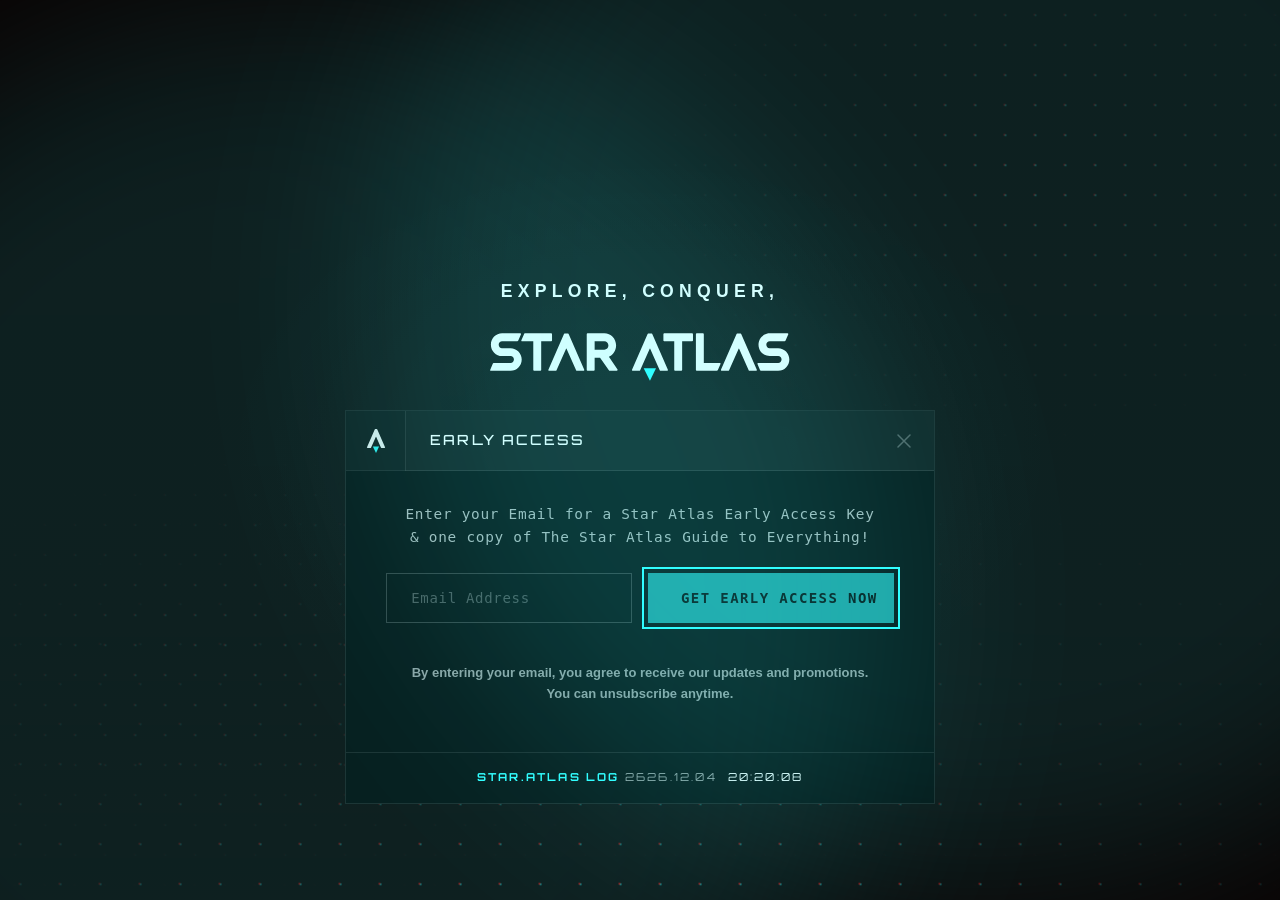
<file: index.html>
<!DOCTYPE html>
<html lang="en">
<head>
    <meta charset="UTF-8">
    <meta name="viewport" content="width=device-width, initial-scale=1.0">
    <title>Star Atlas | AAA Space Exploration MMO - Explore, Conquer, Earn</title>
    <meta name="description" content="Star Atlas is a AAA space exploration MMO featuring immersive ship-to-ship and FPS combat, strategic fleet command, and a real player-driven economy built on blockchain." />
    <meta name="keywords" content="Star Atlas, AAA MMO, space exploration, space game, MMO, blockchain game, play to earn, Solana, Galia, fleet command, sci-fi MMO, space MMO" />
    <meta name="robots" content="index,follow" />
    <meta name="theme-color" content="#000000" />
    <meta name="author" content="ATMTA, Inc." />

    <!-- Open Graph -->
    <meta property="og:type" content="website" />
    <meta property="og:site_name" content="Star Atlas" />
    <meta property="og:title" content="Star Atlas | AAA Space Exploration MMO" />
    <meta property="og:description" content="Explore the vastness of Galia in this AAA space exploration MMO. Battle for territory, command fleets, and earn in a real player-driven economy." />
    <meta property="og:url" content="https://staratlas.com/" />
    <meta property="og:image" content="https://staratlas.com/Icon.png" />
    <meta property="og:image:width" content="512" />
    <meta property="og:image:height" content="512" />
    <meta property="og:locale" content="en_US" />

    <!-- Twitter -->
    <meta name="twitter:card" content="summary_large_image" />
    <meta name="twitter:site" content="@staratlas" />
    <meta name="twitter:title" content="Star Atlas | AAA Space Exploration MMO" />
    <meta name="twitter:description" content="Explore the vastness of Galia in this AAA space exploration MMO. Battle for territory, command fleets, and earn in a real player-driven economy." />
    <meta name="twitter:image" content="https://staratlas.com/Icon.png" />

    <link rel="canonical" href="https://staratlas.com/" />
    <link rel="icon" type="image/png" href="Icon.png">
    <link rel="apple-touch-icon" href="Icon.png">
    <link rel="preconnect" href="https://api.fontshare.com">
    <link rel="preconnect" href="https://fonts.googleapis.com">
    <link rel="preconnect" href="https://fonts.gstatic.com" crossorigin>
    <link href="https://fonts.googleapis.com/css2?family=Space+Mono:wght@400;700&display=swap" rel="stylesheet">
    <link rel="stylesheet" href="styles.css">

    <!-- Structured data -->
    <script type="application/ld+json">
      {
        "@context": "https://schema.org",
        "@graph": [
          {
            "@type": "Organization",
            "name": "Star Atlas",
            "url": "https://staratlas.com",
            "logo": "https://staratlas.com/Icon.png",
            "sameAs": [
              "https://twitter.com/staratlas",
              "https://discord.gg/staratlas",
              "https://www.youtube.com/channel/UCt-y8Npwje5KDG5MSZ0a9Jw",
              "https://www.reddit.com/r/StarAtlas/"
            ]
          },
          {
            "@type": "WebSite",
            "name": "Star Atlas",
            "url": "https://staratlas.com",
            "potentialAction": {
              "@type": "SearchAction",
              "target": "https://staratlas.com/?q={search_term_string}",
              "query-input": "required name=search_term_string"
            }
          },
          {
            "@type": "VideoGame",
            "name": "Star Atlas",
            "description": "Star Atlas is a AAA space exploration MMO featuring immersive ship-to-ship and FPS combat, strategic fleet command, and a real player-driven economy built on blockchain.",
            "url": "https://staratlas.com",
            "image": "https://staratlas.com/Icon.png",
            "genre": ["Space Exploration", "MMO", "Strategy", "Action"],
            "gamePlatform": ["PC", "Web Browser"],
            "applicationCategory": "Game",
            "operatingSystem": "Windows, macOS",
            "offers": {
              "@type": "Offer",
              "price": "0",
              "priceCurrency": "USD",
              "availability": "https://schema.org/PreOrder"
            },
            "publisher": {
              "@type": "Organization",
              "name": "ATMTA, Inc."
            }
          }
        ]
      }
    </script>
</head>
<body>
    <!-- Loading Bar -->
    <div class="loading-bar" id="loadingBar"></div>
    
    <!-- Grid Background -->
    <div class="grid-container">
        <div class="grid-layer dots"></div>
        <div class="grid-layer grid"></div>
        <div class="grid-layer accent"></div>
    </div>
    
    <!-- Mouse spotlight effect -->
    <div class="mouse-spotlight"></div>
    
    <!-- Glow Effects -->
    <div class="glow-container">
        <div class="glow"></div>
        <div class="glow"></div>
        <div class="glow"></div>
    </div>
    


    <!-- Navigation -->
    <nav class="gated-content" style="display: none;">

        <div class="nav-main">
            <div class="nav-container">
                <div class="logo">
                    <img src="Logo.svg" alt="Star Atlas">
                </div>
                <button class="mobile-menu-toggle" type="button" aria-label="Open navigation menu" aria-controls="primary-navigation" aria-expanded="false">
                    <span></span>
                    <span></span>
                    <span></span>
                </button>
                <div class="mobile-nav-panel" id="primary-navigation">
                    <ul class="nav-links">
                        <li class="has-dropdown">
                            <a href="#game">Game</a>
                            <ul class="dropdown-menu">
                                <li><a href="https://store.epicgames.com/en-US/p/star-atlas-bead34" target="_blank" rel="noopener noreferrer">Star Atlas</a></li>
                                <li><a href="https://based.staratlas.com/" target="_blank" rel="noopener noreferrer">SAGE Labs</a></li>
                                <li><a href="https://holosim.staratlas.com/" target="_blank" rel="noopener noreferrer">Holosim</a></li>
                            </ul>
                        </li>
                        <li><a href="https://experience.staratlas.com" target="_blank" rel="noopener noreferrer">Experience</a></li>
                        <li><a href="https://experience.staratlas.com/newsroom" target="_blank" rel="noopener noreferrer">News & Info</a></li>
                        <li><a href="https://experience.staratlas.com/contact" target="_blank" rel="noopener noreferrer">Contact</a></li>
                    </ul>
                    <div class="nav-cta">
                        <a href="https://play.staratlas.com/market/" target="_blank" rel="noopener noreferrer" class="download-btn"><span>Galactic Marketplace</span></a>
                    </div>
                </div>
            </div>
        </div>
    </nav>

    <!-- Hero Section -->
    <section class="hero">
        <!-- Video Background -->
        <video class="video-background" autoplay muted loop playsinline preload="auto">
            <source src="src/herosection_loop_7-21-hb3.mp4" type="video/mp4">
        </video>
        <div class="video-overlay"></div>
        
        <div class="hero-content center-bottom" id="heroContent">
            <h1 class="sr-only">Star Atlas | AAA Space Exploration MMO - Explore, Conquer, Earn</h1>
            <div class="hero-tagline">
                <span>EXPLORE, CONQUER, AND EARN</span>
                <span>IN A PLAYER-DRIVEN ECONOMY</span>
            </div>
            <img src="Logo.svg" alt="Star Atlas" class="hero-logo">
            <div class="hero-cta">
                <div class="terminal-box">
                    <div class="terminal-box-corners"></div>
                    <div class="terminal-header">
                        <div class="terminal-icon-box">
                            <img src="Icon.svg" alt="Star Atlas" class="terminal-icon">
                        </div>
                        <span class="terminal-title">EARLY ACCESS</span>
                        <button class="terminal-close" onclick="bypassEmailGate(event)" aria-label="Close">
                            <svg width="14" height="14" viewBox="0 0 14 14" fill="none" xmlns="http://www.w3.org/2000/svg">
                                <path d="M13 1L1 13M1 1L13 13" stroke="currentColor" stroke-width="1.5" stroke-linecap="round" stroke-linejoin="round"/>
                            </svg>
                        </button>
                    </div>
                    <div class="terminal-body">
                        <p class="terminal-description">Enter your Email for a Star Atlas Early Access Key<br>& one copy of The Star Atlas Guide to Everything!</p>
                        <form class="early-access-form" onsubmit="submitEarlyAccessInline(event)">
                            <div class="email-input-wrapper">
                                <input 
                                    type="email" 
                                    id="heroEmailInput" 
                                    placeholder="Email Address" 
                                    required
                                    class="hero-email-input"
                                    oninput="updateEmailDisplay(this)"
                                />
                                <div class="email-display" id="emailDisplay"></div>
                            </div>
                            <div class="button-wrapper">
                                <div class="corner-bracket top-left"></div>
                                <div class="corner-bracket top-right"></div>
                                <div class="corner-bracket bottom-left"></div>
                                <div class="corner-bracket bottom-right"></div>
                                <button type="submit" class="hero-submit-btn" disabled><span>GET EARLY ACCESS NOW</span></button>
                            </div>
                        </form>
                        <!-- reCAPTCHA v2 checkbox container (hidden initially) -->
                        <div id="hero-recaptcha" style="display: none; margin: 15px 0;"></div>
                        <div class="disclaimer-text">
                            By entering your email, you agree to receive our updates and promotions. <br /> You can unsubscribe anytime.
                        </div>
                    </div>
                    <div class="terminal-footer">
                        <div class="star-atlas-log" id="starAtlasLog">
                            <span class="log-date">2625.07.22</span>
                            <span class="log-time">00:00:00</span>
                        </div>
                    </div>
                    <div class="bottom-corners"></div>
                </div>
                <div id="heroMessage" class="hero-message" style="display: none;"></div>
            </div>
        </div>
    </section>





    <!-- Gated Content Container -->
    <div id="gatedContent" class="gated-sections" style="display: none;">
    
    <!-- Game Section -->
    <section class="game-section" id="game">
        <div class="section-corners"></div>
        <div class="section-header">
            <div style="display: flex; align-items: stretch;">
                <span class="section-number">0001.</span>
                <h2 class="section-title">GAME</h2>
            </div>
            <div class="section-icon-wrapper">
                <img src="Icon.svg" alt="" class="section-icon" onclick="window.scrollTo({ top: 0, behavior: 'smooth' })">
                <span class="section-tooltip">TO THE TOP</span>
            </div>
        </div>
        <p class="section-subtitle">Immerse yourself in the vastness of Galia, where Star Atlas comes alive.</p>
        
        <div class="toggle-container">
            <button class="toggle-btn active" onclick="showGameMode('3rdperson', event)">3rd Person Experience</button>
            <button class="toggle-btn" onclick="showGameMode('rts', event)">Top-Down RTS View</button>
        </div>

        <!-- 3rd Person Content -->
        <div id="3rdperson" class="game-content active">
            <p style="text-align: center; color: rgba(255, 255, 255, 1); max-width: 800px; margin: 0 auto 3rem;">
                Join the fight for resources and territory with intense ship-to-ship and FPS combat, exploration, 
                crafting, and quests.
            </p>
            
            <!-- Video Carousel -->
            <div class="video-carousel">
                <div class="carousel-container">
                    <div class="carousel-track" id="carousel-3rd">
                        <!-- Slide 1: Galia -->
                        <div class="carousel-slide active">
                            <video class="carousel-video" poster="src/GAME section/3rd Person Experience/Thumbnails in carousel/Slide_1_ImageThumbnail.png" autoplay muted>
                                <source src="src/GAME section/3rd Person Experience/Slide_1_Galia.mp4" type="video/mp4">
                            </video>
                            <div class="slide-caption">
                                <h3 class="slide-title"><a class="slide-title-link" href="game/galia/">Galia</a></h3>
                                <p class="slide-description">Explore the unexplored. Take on unknown dangers. Build a galactic empire.</p>
                                <a href="https://store.epicgames.com/en-US/p/star-atlas-bead34" target="_blank" rel="noopener noreferrer" class="slide-link">Play Now</a>
                            </div>
                        </div>
                        
                        <!-- Slide 2: Game Modes -->
                        <div class="carousel-slide">
                            <video class="carousel-video" poster="src/GAME section/3rd Person Experience/Thumbnails in carousel/Slide_2_ImageThumbnail.png" muted>
                                <source src="src/GAME section/3rd Person Experience/Slide_2_GameModes.mp4" type="video/mp4">
                            </video>
                            <div class="slide-caption">
                                <h3 class="slide-title"><a class="slide-title-link" href="game/game-modes/">Game Modes</a></h3>
                                <p class="slide-description">Conquer Galia, then crush the competition. Shooter arena battles, racing tracks, PVE dogfights and more await.</p>
                                <a href="https://store.epicgames.com/en-US/p/star-atlas-bead34" target="_blank" rel="noopener noreferrer" class="slide-link">Play Now</a>
                            </div>
                        </div>
                        
                        <!-- Slide 3: Your Fleet Your Way -->
                        <div class="carousel-slide">
                            <video class="carousel-video" poster="src/GAME section/3rd Person Experience/Thumbnails in carousel/Slide_3_ImageThumbnail.png" muted>
                                <source src="src/GAME section/3rd Person Experience/Slide_3_YourFleetYourWay.mp4" type="video/mp4">
                            </video>
                            <div class="slide-caption">
                                <h3 class="slide-title"><a class="slide-title-link" href="game/your-fleet-your-way/">Your Fleet, Your Way</a></h3>
                                <p class="slide-description">View, build, and customize your fleet. Whether you're exploring the detailed interiors of your ships or managing your entire armada, it's all under your command.</p>
                                <a href="https://store.epicgames.com/en-US/p/star-atlas-bead34" target="_blank" rel="noopener noreferrer" class="slide-link">Play Now</a>
                            </div>
                        </div>
                        
                        <!-- Slide 4: Life in Galia -->
                        <div class="carousel-slide">
                            <video class="carousel-video" poster="src/GAME section/3rd Person Experience/Thumbnails in carousel/Slide_4_ImageThumbnail.png" muted>
                                <source src="src/GAME section/3rd Person Experience/Slide_4_LifeinGalia.mp4" type="video/mp4">
                            </video>
                            <div class="slide-caption">
                                <h3 class="slide-title"><a class="slide-title-link" href="game/life-in-galia/">Life in Galia</a></h3>
                                <p class="slide-description">From the small, furred Punaabs to luminous beings of pure light, Galia teems with diverse life.</p>
                                <a href="https://store.epicgames.com/en-US/p/star-atlas-bead34" target="_blank" rel="noopener noreferrer" class="slide-link">Play Now</a>
                            </div>
                        </div>
                    </div>
                    
                    <!-- Carousel Navigation -->
                    <button class="carousel-btn carousel-prev" onclick="changeSlide('3rd', -1)">‹</button>
                    <button class="carousel-btn carousel-next" onclick="changeSlide('3rd', 1)">›</button>
                    
                    <!-- Carousel Indicators -->
                    <div class="carousel-indicators">
                        <span class="indicator active" onclick="goToSlide('3rd', 0)"></span>
                        <span class="indicator" onclick="goToSlide('3rd', 1)"></span>
                        <span class="indicator" onclick="goToSlide('3rd', 2)"></span>
                        <span class="indicator" onclick="goToSlide('3rd', 3)"></span>
                    </div>
                </div>
                
                <!-- Thumbnail Carousel -->
                <div class="thumbnail-carousel">
                    <div class="thumbnail-item active" onclick="goToSlide('3rd', 0)">
                        <img src="src/GAME section/3rd Person Experience/Thumbnails in carousel/Slide_1_ImageThumbnail.png" alt="Galia" loading="lazy" decoding="async">
                    </div>
                    <div class="thumbnail-item" onclick="goToSlide('3rd', 1)">
                        <img src="src/GAME section/3rd Person Experience/Thumbnails in carousel/Slide_2_ImageThumbnail.png" alt="Game Modes" loading="lazy" decoding="async">
                    </div>
                    <div class="thumbnail-item" onclick="goToSlide('3rd', 2)">
                        <img src="src/GAME section/3rd Person Experience/Thumbnails in carousel/Slide_3_ImageThumbnail.png" alt="Your Fleet, Your Way" loading="lazy" decoding="async">
                    </div>
                    <div class="thumbnail-item" onclick="goToSlide('3rd', 3)">
                        <img src="src/GAME section/3rd Person Experience/Thumbnails in carousel/Slide_4_ImageThumbnail.png" alt="Life in Galia" loading="lazy" decoding="async">
                    </div>
                </div>
            </div>
        </div>

        <!-- RTS Content -->
        <div id="rts" class="game-content">
            <p style="text-align: center; color: rgba(255, 255, 255, 1); max-width: 800px; margin: 0 auto 3rem;">
                Command vast fleets from a strategic overhead view. Manage resources, territories, and 
                shape the political landscape of the galaxy.
            </p>
            
            <!-- Video Carousel -->
            <div class="video-carousel">
                <div class="carousel-container">
                    <div class="carousel-track" id="carousel-rts">
                        <!-- Slide 1: Fleet Command -->
                        <div class="carousel-slide active">
                            <video class="carousel-video" poster="src/GAME section/Top-down RTS View/Thumbnail Images/RTS_Slide_1_ImageThumbnail.png" autoplay muted>
                                <source src="src/GAME section/Top-down RTS View/TDS_Slide_1_FleetCommand.mp4" type="video/mp4">
                            </video>
                            <div class="slide-caption">
                                <h3 class="slide-title"><a class="slide-title-link" href="game/fleet-command/">Fleet Command</a></h3>
                                <p class="slide-description">With the press of a button, switch from a third-person experience to a top-down view where you can mass-manage your fleets, dominate Galia and outmaneuver opposing factions. Coming soon.</p>
                                <a href="https://store.epicgames.com/en-US/p/star-atlas-bead34" target="_blank" rel="noopener noreferrer" class="slide-link">Play Now</a>
                            </div>
                        </div>
                        
                        <!-- Slide 2: Holosim -->
                        <div class="carousel-slide">
                            <video class="carousel-video" poster="src/GAME section/Top-down RTS View/Thumbnail Images/Slide_1_Holosim_Thumbnail.png" muted>
                                <source src="src/GAME section/Top-down RTS View/Slide_2_Holosim.mp4" type="video/mp4">
                            </video>
                            <div class="slide-caption">
                                <h3 class="slide-title"><a class="slide-title-link" href="game/holosim/">Holosim</a></h3>
                                <p class="slide-description">Holosim brings the heart of Fleet Command to your browser. It's a free-to-play in-universe simulation that lets you manage your fleets and experience strategic gameplay instantly, all without needing high-end hardware, ships, or a crypto wallet.</p>
                                <a href="https://holosim.staratlas.com/" target="_blank" rel="noopener noreferrer" class="slide-link">Play Now</a>
                            </div>
                        </div>
                        
                        <!-- Slide 3: SAGE Labs -->
                        <div class="carousel-slide">
                            <video class="carousel-video" poster="src/GAME section/Top-down RTS View/Thumbnail Images/RTS_Slide_1_ImageThumbnail.png" muted>
                                <source src="src/GAME section/Top-down RTS View/TDS_Slide_1_FleetCommand.mp4" type="video/mp4">
                            </video>
                            <div class="slide-caption">
                                <h3 class="slide-title"><a class="slide-title-link" href="game/sage-labs/">SAGE Labs</a></h3>
                                <p class="slide-description">SAGE Labs brings the Star Atlas economy to life right in your browser. Manage your fleet, mine resources, craft items, and scan for SDUs. You're not hunting for gold; you're supplying the shovels.</p>
                                <a href="https://based.staratlas.com/" target="_blank" rel="noopener noreferrer" class="slide-link">Play Now</a>
                            </div>
                        </div>
                    </div>
                    
                    <!-- Carousel Navigation -->
                    <button class="carousel-btn carousel-prev" onclick="changeSlide('rts', -1)">‹</button>
                    <button class="carousel-btn carousel-next" onclick="changeSlide('rts', 1)">›</button>
                    
                    <!-- Carousel Indicators -->
                    <div class="carousel-indicators">
                        <span class="indicator active" onclick="goToSlide('rts', 0)"></span>
                        <span class="indicator" onclick="goToSlide('rts', 1)"></span>
                        <span class="indicator" onclick="goToSlide('rts', 2)"></span>
                    </div>
                </div>
                
                <!-- Thumbnail Carousel -->
                <div class="thumbnail-carousel">
                    <div class="thumbnail-item active" onclick="goToSlide('rts', 0)">
                        <img src="src/GAME section/Top-down RTS View/Thumbnail Images/RTS_Slide_1_ImageThumbnail.png" alt="Fleet Command" loading="lazy" decoding="async">
                    </div>
                    <div class="thumbnail-item" onclick="goToSlide('rts', 1)">
                        <img src="src/GAME section/Top-down RTS View/Thumbnail Images/Slide_1_Holosim_Thumbnail.png" alt="Holosim" loading="lazy" decoding="async">
                    </div>
                    <div class="thumbnail-item" onclick="goToSlide('rts', 2)">
                        <img src="src/GAME section/Top-down RTS View/Thumbnail Images/RTS_Slide_1_ImageThumbnail.png" alt="SAGE Labs" loading="lazy" decoding="async">
                    </div>
                </div>
            </div>
        </div>
    </section>

    <!-- Economy Section -->
    <section class="economy-section" id="economy">
        <div class="section-header">
            <div style="display: flex; align-items: stretch;">
                <span class="section-number">0002.</span>
                <h2 class="section-title">Economy</h2>
            </div>
            <div class="section-icon-wrapper">
                <img src="Icon.svg" alt="" class="section-icon" onclick="window.scrollTo({ top: 0, behavior: 'smooth' })">
                <span class="section-tooltip">TO THE MOON</span>
            </div>
        </div>
        <p class="section-subtitle">Join a real cash economy with real opportunities.</p>
        
        <div class="stats-grid">
            <div class="stat-card">
                <pixel-canvas data-gap="6" data-speed="20" data-colors="#32feff,#ffffff" data-variant="icon" data-opacity="0.85"></pixel-canvas>
                <div class="stat-content">
                    <div class="stat-value">$68.3M</div>
                    <div class="stat-label">Total Volume Traded</div>
                </div>
            </div>
            
            <div class="stat-card">
                <pixel-canvas data-gap="6" data-speed="20" data-colors="#32feff,#ffffff" data-variant="icon" data-opacity="0.85"></pixel-canvas>
                <div class="stat-content">
                    <div class="stat-value">$21.1M</div>
                    <div class="stat-label">Annual GDP</div>
                </div>
            </div>
            
            <div class="stat-card">
                <pixel-canvas data-gap="6" data-speed="20" data-colors="#32feff,#ffffff" data-variant="icon" data-opacity="0.85"></pixel-canvas>
                <div class="stat-content">
                    <div class="stat-value">9.69M</div>
                    <div class="stat-label">Average ATLAS Earned Daily</div>
                </div>
            </div>
        </div>
        
        <div class="economy-cta">
            <a href="https://experience.staratlas.com/newsroom/economic-reports" target="_blank" rel="noopener noreferrer" class="secondary-btn">Latest Economic Report</a>
            <a href="https://play.staratlas.com/market/" target="_blank" rel="noopener noreferrer" class="secondary-btn">Explore Galactic Marketplace</a>
        </div>
    </section>

    <!-- Community Section -->
    <section class="community-section" id="community">
        <div class="section-header">
            <div style="display: flex; align-items: stretch;">
                <span class="section-number">0003.</span>
                <h2 class="section-title">Community</h2>
            </div>
            <div class="section-icon-wrapper">
                <img src="Icon.svg" alt="" class="section-icon" onclick="window.scrollTo({ top: 0, behavior: 'smooth' })">
                <span class="section-tooltip">TO THE TOP</span>
            </div>
        </div>
        
        <div class="community-hero">
            <div class="community-content-wrapper">
                
                <div class="community-visual-content">
                    <div class="community-characters">
                        <img src="src/community/left-char.png" alt="Star Atlas character" class="community-char char-left" loading="lazy" decoding="async">
                        <img src="src/community/mid-char.png" alt="Star Atlas character" class="community-char char-mid" loading="lazy" decoding="async">
                        <img src="src/community/right-char.png" alt="Star Atlas character" class="community-char char-right" loading="lazy" decoding="async">
                    </div>
                    
                    <a href="https://discord.gg/staratlas" target="_blank" rel="noopener noreferrer" class="discord-card-link">
                        <div class="discord-card">
                            <div class="discord-card-content">
                                <div class="discord-card-image">
                                    <img src="src/community/discord-bg.jpg" alt="Star Atlas Discord" loading="lazy" decoding="async">
                                    <!-- <pixel-canvas data-gap="20" data-speed="15" data-colors="#5affff" data-variant="icon" data-opacity="1" data-blend="additive" data-size="2"></pixel-canvas> -->
                                    <div class="card-logos">
                                        <img src="Icon.svg" alt="Star Atlas" class="star-atlas-logo">
                                        <svg class="discord-logo" viewBox="0 0 24 24" fill="currentColor">
                                            <path d="M20.317 4.3698a19.7913 19.7913 0 00-4.8851-1.5152.0741.0741 0 00-.0785.0371c-.211.3753-.4447.8648-.6083 1.2495-1.8447-.2762-3.68-.2762-5.4868 0-.1636-.3933-.4058-.8742-.6177-1.2495a.077.077 0 00-.0785-.037 19.7363 19.7363 0 00-4.8852 1.515.0699.0699 0 00-.0321.0277C.5334 9.0458-.319 13.5799.0992 18.0578a.0824.0824 0 00.0312.0561c2.0528 1.5076 4.0413 2.4228 5.9929 3.0294a.0777.0777 0 00.0842-.0276c.4616-.6304.8731-1.2952 1.226-1.9942a.076.076 0 00-.0416-.1057c-.6528-.2476-1.2743-.5495-1.8722-.8923a.077.077 0 01-.0076-.1277c.1258-.0943.2517-.1923.3718-.2914a.0743.0743 0 01.0776-.0105c3.9278 1.7933 8.18 1.7933 12.0614 0a.0739.0739 0 01.0785.0095c.1202.099.246.1981.3728.2924a.077.077 0 01-.0066.1276 12.2986 12.2986 0 01-1.873.8914.0766.0766 0 00-.0407.1067c.3604.698.7719 1.3628 1.225 1.9932a.076.076 0 00.0842.0286c1.961-.6067 3.9495-1.5219 6.0023-3.0294a.077.077 0 00.0313-.0552c.5004-5.177-.8382-9.6739-3.5485-13.6604a.061.061 0 00-.0312-.0286zM8.02 15.3312c-1.1825 0-2.1569-1.0857-2.1569-2.419 0-1.3332.9555-2.4189 2.157-2.4189 1.2108 0 2.1757 1.0952 2.1568 2.419 0 1.3332-.9555 2.4189-2.1569 2.4189zm7.9748 0c-1.1825 0-2.1569-1.0857-2.1569-2.419 0-1.3332.9554-2.4189 2.1569-2.4189 1.2108 0 2.1757 1.0952 2.1568 2.419 0 1.3332-.946 2.4189-2.1568 2.4189Z"/>
                                        </svg>
                                    </div>
                                </div>
                                <div class="slide-caption discord-card-text">
                                    <h4 class="slide-title">STAR ATLAS DISCORD</h4>
                                    <p class="slide-description">Join a community of pioneers, ready to answer all of your questions.</p>
                                    <span class="discord-cta">discord.gg/staratlas</span>
                                </div>
                            </div>
                        </div>
                    </a>
                </div>
            </div>
        </div>
    </section>

    <!-- Footer -->
    <footer>
        <div class="footer-content">
            <div class="footer-links">
                <div class="footer-column">
                    <h4>Community</h4>
                    <ul>
                        <li><a href="https://x.com/staratlas" target="_blank" rel="noopener noreferrer">X</a></li>
                        <li><a href="https://discord.gg/StarAtlas" target="_blank" rel="noopener noreferrer">Discord</a></li>
                        <li><a href="https://www.youtube.com/channel/UCt-y8Npwje5KDG5MSZ0a9Jw" target="_blank" rel="noopener noreferrer">YouTube</a></li>
                        <li><a href="https://www.reddit.com/r/StarAtlas/" target="_blank" rel="noopener noreferrer">Reddit</a></li>
                    </ul>
                </div>
                <div class="footer-column">
                    <h4>Support</h4>
                    <ul>
                        <li><a href="https://support.staratlas.com/" target="_blank" rel="noopener noreferrer">Help Center</a></li>
                        <li><a href="https://experience.staratlas.com/contact" target="_blank" rel="noopener noreferrer">Contact Us</a></li>
                    </ul>
                </div>
                <div class="footer-column">
                    <h4>Company</h4>
                    <ul>
                        <li><a href="https://experience.staratlas.com/careers" target="_blank" rel="noopener noreferrer">Careers</a></li>
                        <li><a href="https://experience.staratlas.com/newsroom/press-kit" target="_blank" rel="noopener noreferrer">Press</a></li>
                    </ul>
                </div>
            </div>
            
            <div class="footer-bottom">
                <p class="footer-text">© 2625 Star Atlas. All rights reserved. | <a href="https://experience.staratlas.com/terms-of-service" target="_blank" rel="noopener noreferrer">Terms of Service</a> | <a href="https://experience.staratlas.com/privacy-policy" target="_blank" rel="noopener noreferrer">Privacy Policy</a></p>
            </div>
        </div>
    </footer>
    
    </div> <!-- End of Gated Content -->

    <!-- Scan Line Effect -->
    <div class="scan-line"></div>

    <!-- Sticky Footer Bar -->
    <div class="sticky-footer-bar" id="stickyFooterBar">
        <div class="footer-bar-container">
            <div class="footer-bar-icon-box">
                <img src="Icon.svg" alt="Star Atlas" class="footer-bar-icon">
            </div>
            <div class="footer-bar-title">EARLY ACCESS</div>
            <div class="footer-bar-center">
                <form class="footer-email-form" onsubmit="submitFooterEmail(event)">
                    <div class="footer-email-wrapper">
                        <input type="email" class="footer-email-input" placeholder="Add email for early access" required>
                        <div class="footer-email-display">
                            <span class="footer-email-local"></span><span class="footer-email-domain"></span>
                        </div>
                    </div>
                    <button type="submit" class="footer-submit-btn" disabled>GET ACCESS NOW</button>
                </form>
                <!-- reCAPTCHA v2 checkbox container (hidden initially) -->
                <div id="footer-recaptcha" style="display: none; margin: 15px 0;"></div>
                <div id="footerMessage" class="footer-message" style="margin-top: 0.5rem; color: #f87171; font-size: 0.875rem; display: none;"></div>
            </div>
            <div class="footer-timestamp">
                <span class="footer-log-prefix">STAR.ATLAS LOG</span>
                <span class="footer-timestamp-date" id="footer-timestamp-date">00/00/0000</span>
                <span class="footer-timestamp-time" id="footer-timestamp-time">00:00:00</span>
            </div>
            <button class="footer-bar-close" onclick="closeFooterBar()">
                <svg width="14" height="14" viewBox="0 0 14 14" fill="none" xmlns="http://www.w3.org/2000/svg">
                    <path d="M13 1L1 13M1 1L13 13" stroke="currentColor" stroke-width="2" stroke-linecap="round"/>
                </svg>
            </button>
        </div>
    </div>

    <!-- Google reCAPTCHA v2 (checkbox) -->
    <script>
        // Replace with your actual site key after deployment
        var RECAPTCHA_SITE_KEY = '6LdVZr8rAAAAAJbWKO1nEyTcFVDLIXgAsMWHp0Ll';

        // reCAPTCHA v2 state (global so main.js can access)
        var heroRecaptchaWidgetId = null;
        var footerRecaptchaWidgetId = null;
        var heroRecaptchaResponse = '';
        var footerRecaptchaResponse = '';

        // Initialize reCAPTCHA v2 widgets when ready (called by grecaptcha onload)
        function onloadCallback() {
            console.log('reCAPTCHA: onloadCallback fired');
            console.log('reCAPTCHA: origin =', window.location.origin);
            console.log('reCAPTCHA: hostname =', window.location.hostname);

            // Initialize hero form reCAPTCHA (renders even while hidden)
            var heroContainer = document.getElementById('hero-recaptcha');
            if (heroContainer && window.grecaptcha) {
                try {
                    heroRecaptchaWidgetId = grecaptcha.render('hero-recaptcha', {
                        'sitekey': RECAPTCHA_SITE_KEY,
                        'callback': function(response) {
                            heroRecaptchaResponse = response;
                            console.log('Hero reCAPTCHA verified');
                            var btn = document.querySelector('.hero-submit-btn');
                            if (btn) btn.disabled = false;
                        },
                        'expired-callback': function() {
                            heroRecaptchaResponse = '';
                            console.log('Hero reCAPTCHA expired');
                            var btn = document.querySelector('.hero-submit-btn');
                            if (btn) btn.disabled = true;
                        }
                    });
                    console.log('Hero reCAPTCHA rendered successfully, widgetId:', heroRecaptchaWidgetId);
                } catch (err) {
                    console.error('Hero reCAPTCHA render failed:', err);
                }
            }

            // Initialize footer form reCAPTCHA (renders even while hidden)
            var footerContainer = document.getElementById('footer-recaptcha');
            if (footerContainer && window.grecaptcha) {
                try {
                    footerRecaptchaWidgetId = grecaptcha.render('footer-recaptcha', {
                        'sitekey': RECAPTCHA_SITE_KEY,
                        'callback': function(response) {
                            footerRecaptchaResponse = response;
                            console.log('Footer reCAPTCHA verified');
                            var btn = document.querySelector('.footer-submit-btn');
                            if (btn) btn.disabled = false;
                        },
                        'expired-callback': function() {
                            footerRecaptchaResponse = '';
                            console.log('Footer reCAPTCHA expired');
                            var btn = document.querySelector('.footer-submit-btn');
                            if (btn) btn.disabled = true;
                        }
                    });
                    console.log('Footer reCAPTCHA rendered successfully, widgetId:', footerRecaptchaWidgetId);
                } catch (err) {
                    console.error('Footer reCAPTCHA render failed:', err);
                }
            }
        }
    </script>
    <!-- reCAPTCHA v2 script -->
    <script src="https://www.google.com/recaptcha/api.js?onload=onloadCallback&render=explicit" async defer></script>
    <script src="src/main.js" defer></script>

    <!-- Legacy inline script preserved (disabled) for reference. All active logic lives in src/main.js -->
    <script type="text/plain" data-legacy-inline-script>
    /* Legacy inline script removed. See src/main.js */
</script>

    <!-- Early Access Modal -->
    <div id="earlyAccessModal" class="modal">
        <div class="modal-content">
            <span class="close" onclick="closeEarlyAccessModal()">&times;</span>
            
            <div id="formContainer">
                <h2>Get Early Access</h2>
                <p>Enter your email to receive your early access key</p>
                
                <form onsubmit="submitEarlyAccess(event)" class="modal-form">
                    <input 
                        type="email" 
                        id="earlyAccessEmail" 
                        placeholder="Enter your email" 
                        required
                        class="modal-input"
                    />
                    
                    <p class="disclaimer">
                        By entering your email, you'll get your early-access key and occasional updates from Star Atlas. You can unsubscribe anytime.
                    </p>
                    
                    <button type="submit" id="submitEarlyAccess" class="modal-submit">Get Access Now</button>
                </form>
                
                <div id="errorMessage" class="error-message" style="display: none;"></div>
            </div>
            
            <div id="successMessage" class="success-container" style="display: none;">
                <h2>Success!</h2>
                <p>Your early access key:</p>
                <div class="key-display">
                    <span id="accessKey"></span>
                    <button onclick="copyAccessKey()" class="copy-btn">Copy</button>
                </div>
                <p class="success-note">Check your email for instructions on how to use your key.</p>
            </div>
        </div>
    </div>
</body>
</html>
</file>
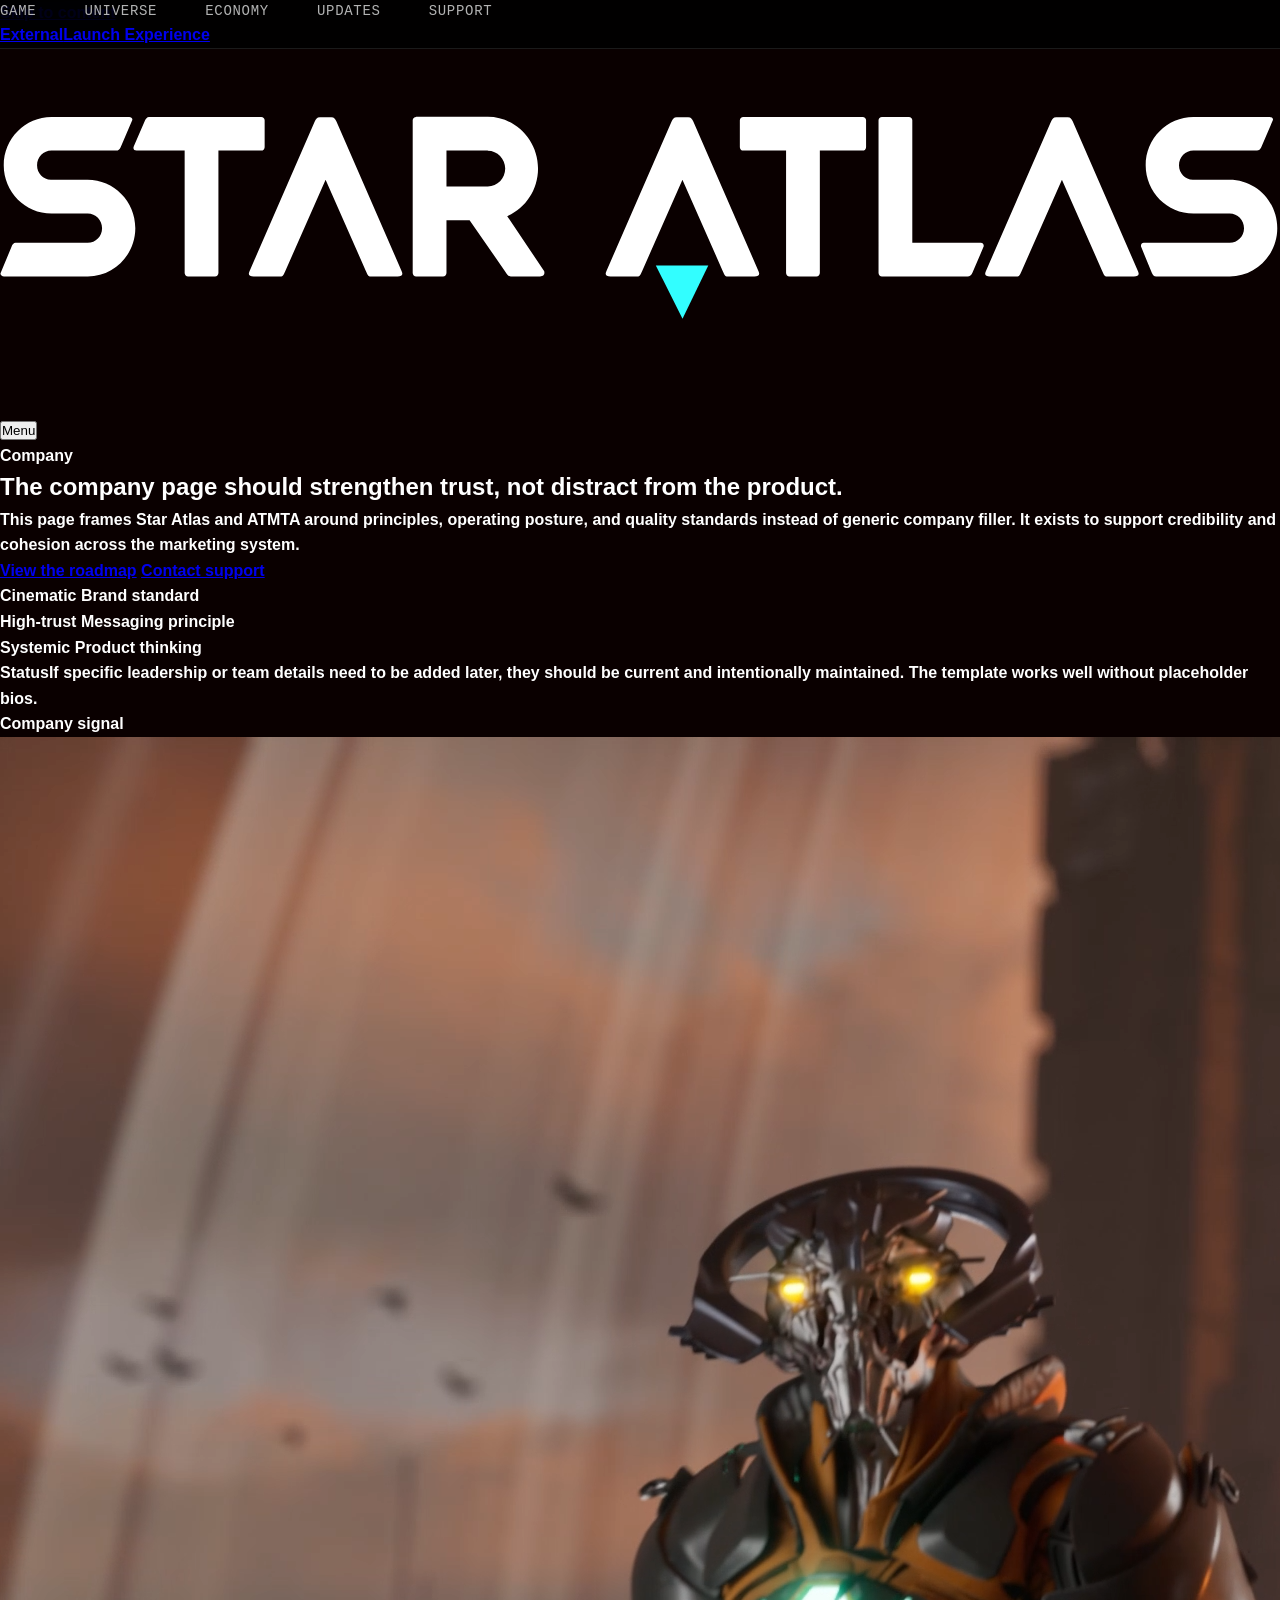
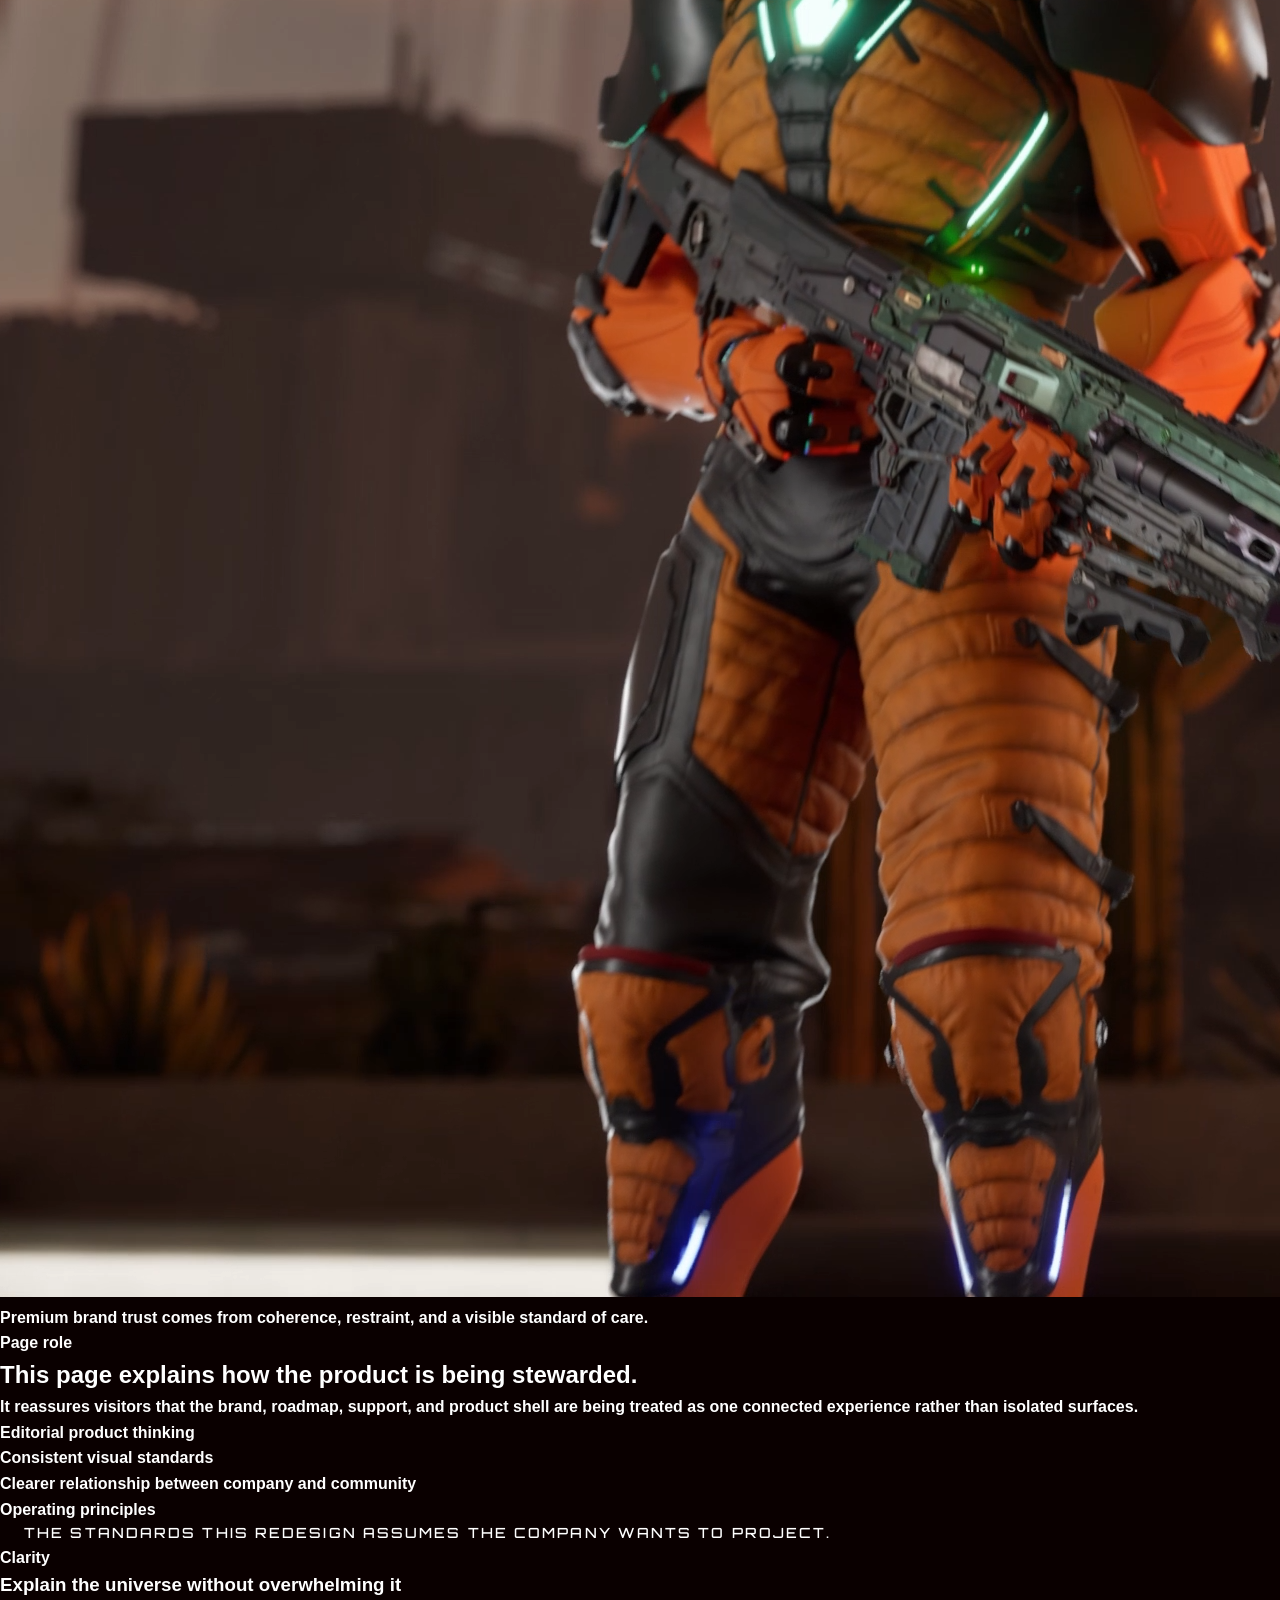
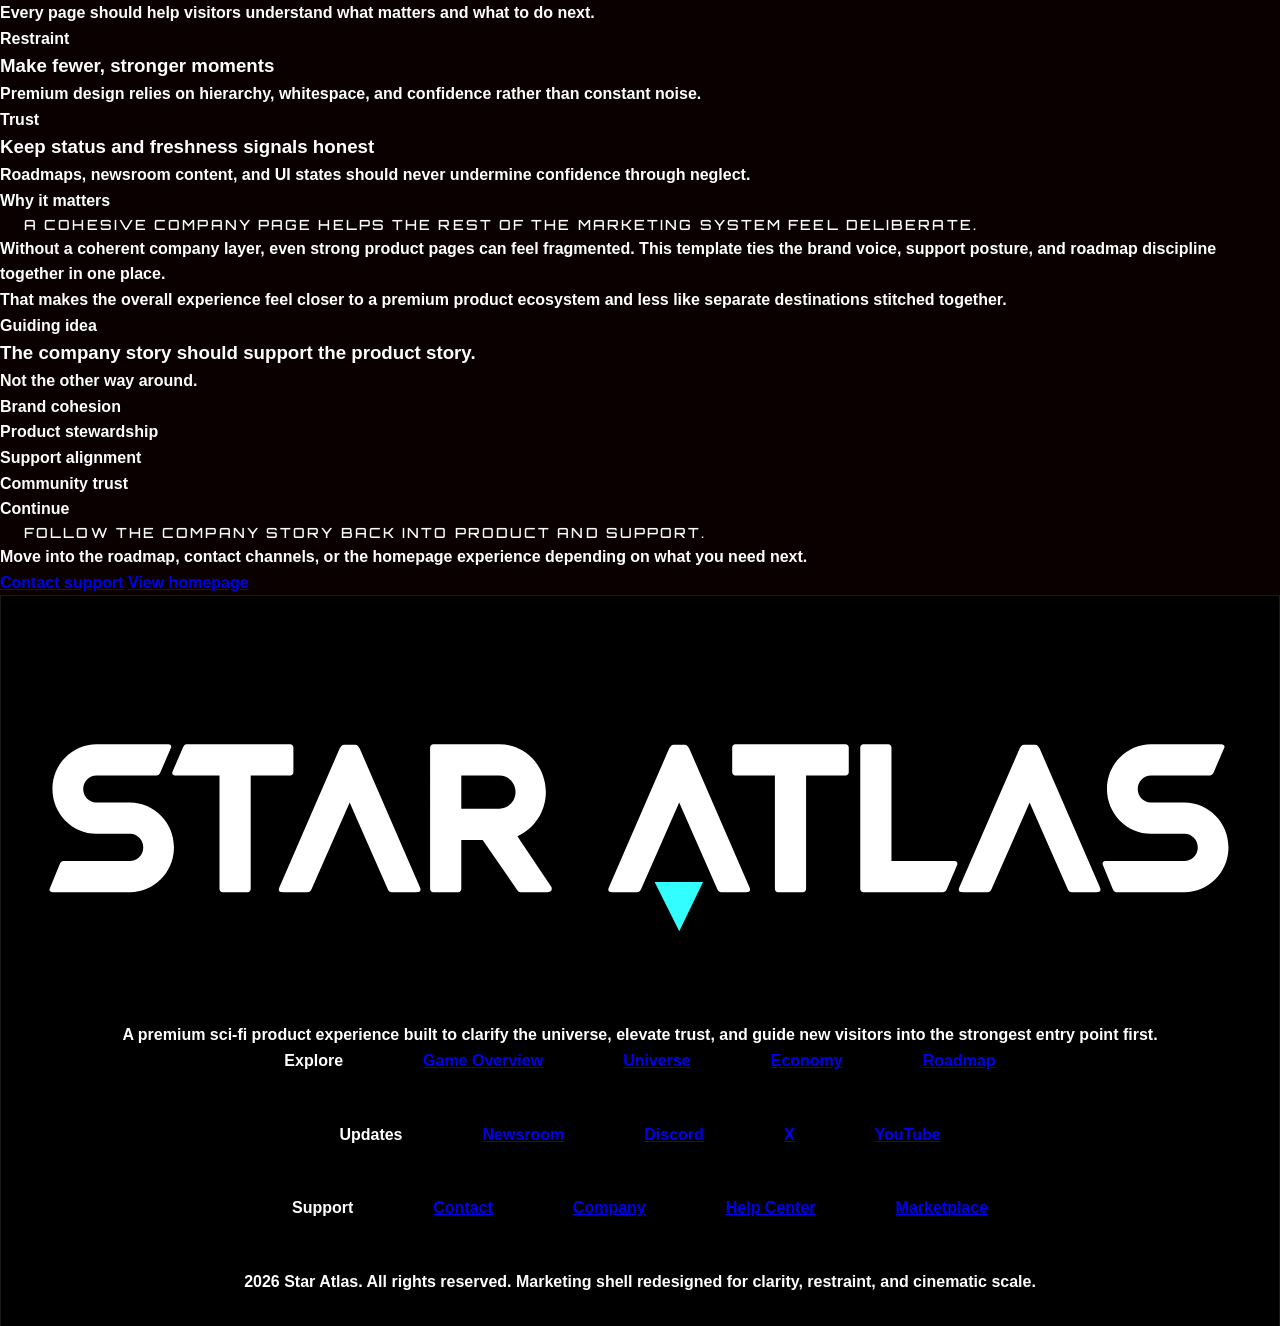
<file: company/index.html>
<!DOCTYPE html>
<html lang="en">
<head>
    <meta charset="UTF-8">
    <meta name="viewport" content="width=device-width, initial-scale=1.0">
    <title>Company | Star Atlas</title>
    <meta name="description" content="A company page for Star Atlas that reinforces brand quality, operating principles, and trust without relying on generic startup tropes.">
    <meta name="keywords" content="Star Atlas, sci-fi game, space strategy, player driven economy, MMO, fleet command, browser game, marketplace">
    <meta name="robots" content="index,follow">
    <meta name="theme-color" content="#04060c">
    <meta name="author" content="ATMTA, Inc.">
    <link rel="canonical" href="https://staratlas.com/company/">
    <link rel="icon" type="image/png" href="../Icon.png">
    <link rel="apple-touch-icon" href="../Icon.png">
    <meta property="og:type" content="website">
    <meta property="og:site_name" content="Star Atlas">
    <meta property="og:title" content="Company | Star Atlas">
    <meta property="og:description" content="A company page for Star Atlas that reinforces brand quality, operating principles, and trust without relying on generic startup tropes.">
    <meta property="og:url" content="https://staratlas.com/company/">
    <meta property="og:image" content="https://staratlas.com/Icon.png">
    <meta property="og:locale" content="en_US">
    <meta name="twitter:card" content="summary_large_image">
    <meta name="twitter:site" content="@staratlas">
    <meta name="twitter:title" content="Company | Star Atlas">
    <meta name="twitter:description" content="A company page for Star Atlas that reinforces brand quality, operating principles, and trust without relying on generic startup tropes.">
    <meta name="twitter:image" content="https://staratlas.com/Icon.png">
    <link rel="stylesheet" href="../styles.css">
    <script type="application/ld+json">{"@context":"https://schema.org","@type":"AboutPage","name":"Company | Star Atlas","url":"https://staratlas.com/company/","description":"A company page for Star Atlas that reinforces brand quality, operating principles, and trust without relying on generic startup tropes.","isPartOf":{"@type":"WebSite","name":"Star Atlas","url":"https://staratlas.com"}}</script>
</head>
<body class="template-company">
    <a class="skip-link" href="#main-content">Skip to content</a>
    
    <div class="site-background" aria-hidden="true">
        <div class="site-grid"></div>
        <div class="site-noise"></div>
        <div class="site-glow site-glow--one"></div>
        <div class="site-glow site-glow--two"></div>
        <div class="site-glow site-glow--three"></div>
    </div>
    
    <header class="site-header" data-header>
        <div class="container nav-shell">
            <a class="brand" href="../index.html" aria-label="Star Atlas home">
                <img src="../Logo.svg" alt="Star Atlas">
            </a>
            <button class="nav-toggle" type="button" aria-expanded="false" aria-controls="site-nav" data-nav-toggle>Menu</button>
            <nav class="site-nav" id="site-nav" data-nav>
                <div class="nav-links"><a class="nav-link" href="../game/">Game</a><a class="nav-link" href="../game/life-in-galia/">Universe</a><a class="nav-link" href="../economy/">Economy</a><a class="nav-link" href="../newsroom/" aria-current="page">Updates</a><a class="nav-link" href="../contact/">Support</a></div>
                <div class="nav-actions">
                    <a class="button button-secondary" href="https://play.staratlas.com/" target="_blank" rel="noopener noreferrer"><span class="button-tag">External</span><span>Launch Experience</span></a>
                </div>
            </nav>
        </div>
    </header>
    <main id="main-content" class="page-main">
        <section class="page-section page-hero">
            <div class="container page-hero-grid">
                <div class="page-hero-copy" data-reveal>
                    <p class="eyebrow">Company</p>
                    <h1 class="display-title page-display">The company page should strengthen trust, not distract from the product.</h1>
                    <p class="hero-lede">This page frames Star Atlas and ATMTA around principles, operating posture, and quality standards instead of generic company filler. It exists to support credibility and cohesion across the marketing system.</p>
                    <div class="hero-actions">
                        <a class="button button-primary" href="../roadmap/"><span>View the roadmap</span></a>
                        <a class="button button-secondary" href="../contact/"><span>Contact support</span></a>
                    </div>
                    
        <div class="stat-grid" data-reveal style="--reveal-delay: 120ms;">
            
                        <div class="stat-chip">
                            <strong>Cinematic</strong>
                            <span>Brand standard</span>
                        </div>
                        <div class="stat-chip">
                            <strong>High-trust</strong>
                            <span>Messaging principle</span>
                        </div>
                        <div class="stat-chip">
                            <strong>Systemic</strong>
                            <span>Product thinking</span>
                        </div>
        </div>
                    <div class="utility-line"><strong>Status</strong><span>If specific leadership or team details need to be added later, they should be current and intentionally maintained. The template works well without placeholder bios.</span></div>
                </div>
                <div class="hero-media">
                    <div data-reveal style="--reveal-delay: 120ms;">
        <div class="media-frame page-media-frame">
            <div class="media-badge">Company signal</div>
            <img src="../src/Community_Website_july22.png" alt="Star Atlas company brand visual" loading="eager" decoding="async">
            <p class="media-caption">Premium brand trust comes from coherence, restraint, and a visible standard of care.</p>
        </div></div>
                    
        <aside class="page-hero-panel" data-reveal style="--reveal-delay: 180ms;">
            <p class="card-kicker">Page role</p>
            <h2 class="card-title">This page explains how the product is being stewarded.</h2>
            <p class="hero-panel-copy">It reassures visitors that the brand, roadmap, support, and product shell are being treated as one connected experience rather than isolated surfaces.</p>
            
        <ul class="bullet-list">
            <li>Editorial product thinking</li><li>Consistent visual standards</li><li>Clearer relationship between company and community</li>
        </ul>
        </aside>
                </div>
            </div>
        </section>
        
    <section class="page-section">
        <div class="container">
            
        <div class="section-heading" data-reveal>
            <p class="eyebrow">Operating principles</p>
            <h2 class="section-title">The standards this redesign assumes the company wants to project.</h2>
            
        </div>
            <div class="card-grid columns-3">
                <article class="surface-card" data-reveal style="--reveal-delay: 0ms;">
                    <div class="card-content">
                        <p class="card-kicker">Clarity</p>
                        <h3 class="card-title">Explain the universe without overwhelming it</h3>
                        <p class="card-copy">Every page should help visitors understand what matters and what to do next.</p>
                        
                        
                        
                    </div>
                </article>
                <article class="surface-card" data-reveal style="--reveal-delay: 80ms;">
                    <div class="card-content">
                        <p class="card-kicker">Restraint</p>
                        <h3 class="card-title">Make fewer, stronger moments</h3>
                        <p class="card-copy">Premium design relies on hierarchy, whitespace, and confidence rather than constant noise.</p>
                        
                        
                        
                    </div>
                </article>
                <article class="surface-card" data-reveal style="--reveal-delay: 160ms;">
                    <div class="card-content">
                        <p class="card-kicker">Trust</p>
                        <h3 class="card-title">Keep status and freshness signals honest</h3>
                        <p class="card-copy">Roadmaps, newsroom content, and UI states should never undermine confidence through neglect.</p>
                        
                        
                        
                    </div>
                </article></div>
        </div>
    </section>
    <section class="page-section">
        <div class="container">
            
        <div class="section-heading" data-reveal>
            <p class="eyebrow">Why it matters</p>
            <h2 class="section-title">A cohesive company page helps the rest of the marketing system feel deliberate.</h2>
            
        </div>
            <div class="story-grid">
                <article class="surface-card story-copy" data-reveal>
                    <p>Without a coherent company layer, even strong product pages can feel fragmented. This template ties the brand voice, support posture, and roadmap discipline together in one place.</p><p>That makes the overall experience feel closer to a premium product ecosystem and less like separate destinations stitched together.</p>
                    
                    
                </article>
                <aside class="surface-card story-aside" data-reveal style="--reveal-delay: 120ms;">
                    <p class="card-kicker">Guiding idea</p>
                    <h3 class="card-title">The company story should support the product story.</h3>
                    <p class="story-note">Not the other way around.</p>
                    
        <div class="pill-list">
            <div class="pill-item">Brand cohesion</div><div class="pill-item">Product stewardship</div><div class="pill-item">Support alignment</div><div class="pill-item">Community trust</div>
        </div>
                    
                    
                </aside>
            </div>
        </div>
    </section>
        
    <section class="page-section">
        <div class="container">
            <div class="surface-card cta-banner" data-reveal>
                <div>
                    <p class="eyebrow">Continue</p>
                    <h2 class="section-title">Follow the company story back into product and support.</h2>
                    <p class="section-copy">Move into the roadmap, contact channels, or the homepage experience depending on what you need next.</p>
                </div>
                <div class="cta-banner-actions">
                    <a class="button button-primary" href="../contact/"><span>Contact support</span></a>
                    <a class="button button-secondary" href="../index.html"><span>View homepage</span></a>
                </div>
            </div>
        </div>
    </section>
    </main>
    
    <footer class="site-footer">
        <div class="container">
            <div class="surface-card footer-shell">
                <div class="footer-grid">
                    <div class="footer-brand">
                        <a class="brand" href="../index.html" aria-label="Star Atlas home">
                            <img src="../Logo.svg" alt="Star Atlas">
                        </a>
                        <p class="footer-description">A premium sci-fi product experience built to clarify the universe, elevate trust, and guide new visitors into the strongest entry point first.</p>
                    </div>
                    
                <div class="footer-links">
                    <p class="footer-label">Explore</p>
                    <a href="../game/">Game Overview</a><a href="../game/life-in-galia/">Universe</a><a href="../economy/">Economy</a><a href="../roadmap/">Roadmap</a>
                </div>
                <div class="footer-links">
                    <p class="footer-label">Updates</p>
                    <a href="../newsroom/">Newsroom</a><a href="https://discord.gg/staratlas" target="_blank" rel="noopener noreferrer">Discord</a><a href="https://x.com/staratlas" target="_blank" rel="noopener noreferrer">X</a><a href="https://www.youtube.com/channel/UCt-y8Npwje5KDG5MSZ0a9Jw" target="_blank" rel="noopener noreferrer">YouTube</a>
                </div>
                <div class="footer-links">
                    <p class="footer-label">Support</p>
                    <a href="../contact/">Contact</a><a href="../company/">Company</a><a href="https://support.staratlas.com/" target="_blank" rel="noopener noreferrer">Help Center</a><a href="https://play.staratlas.com/market/" target="_blank" rel="noopener noreferrer">Marketplace</a>
                </div>
                </div>
                <div class="footer-meta">
                    <span>2026 Star Atlas. All rights reserved.</span>
                    <span>Marketing shell redesigned for clarity, restraint, and cinematic scale.</span>
                </div>
            </div>
        </div>
    </footer>
    <script src="../src/main.js" defer></script>
</body>
</html>
</file>
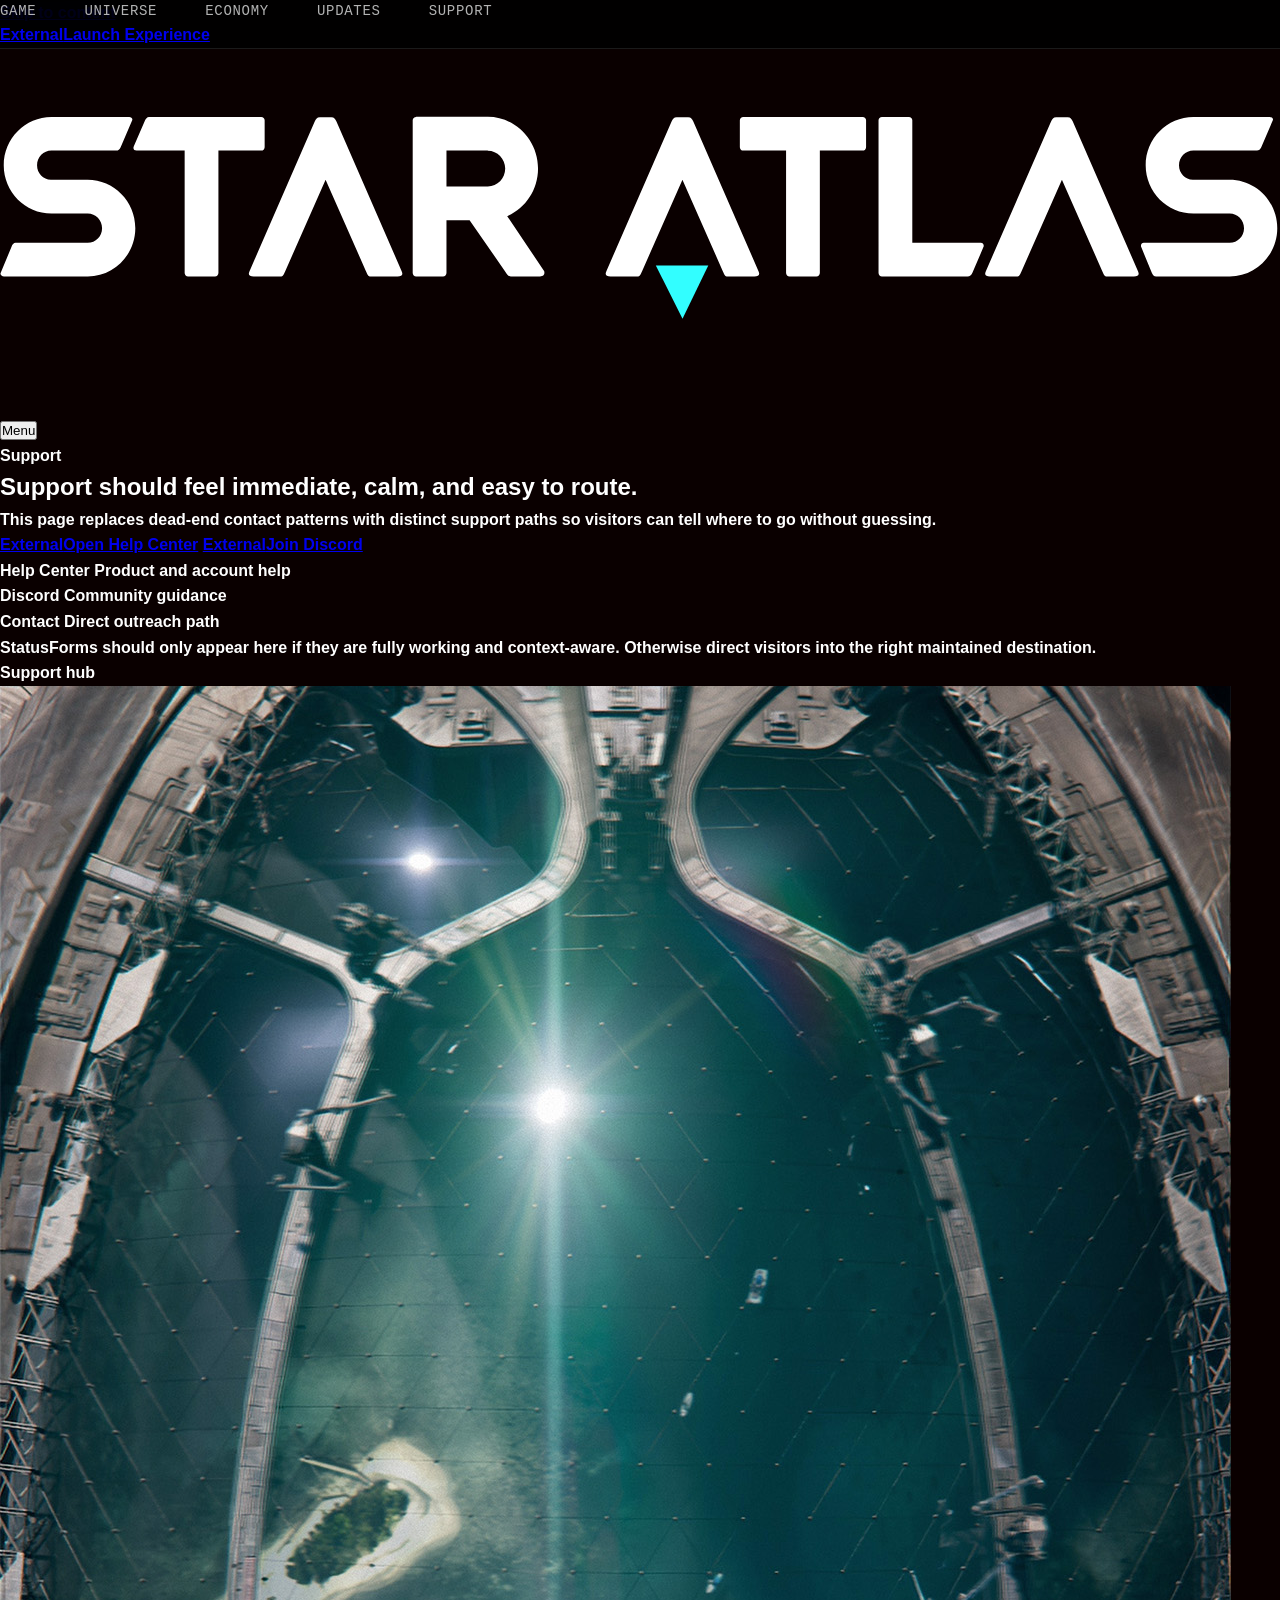
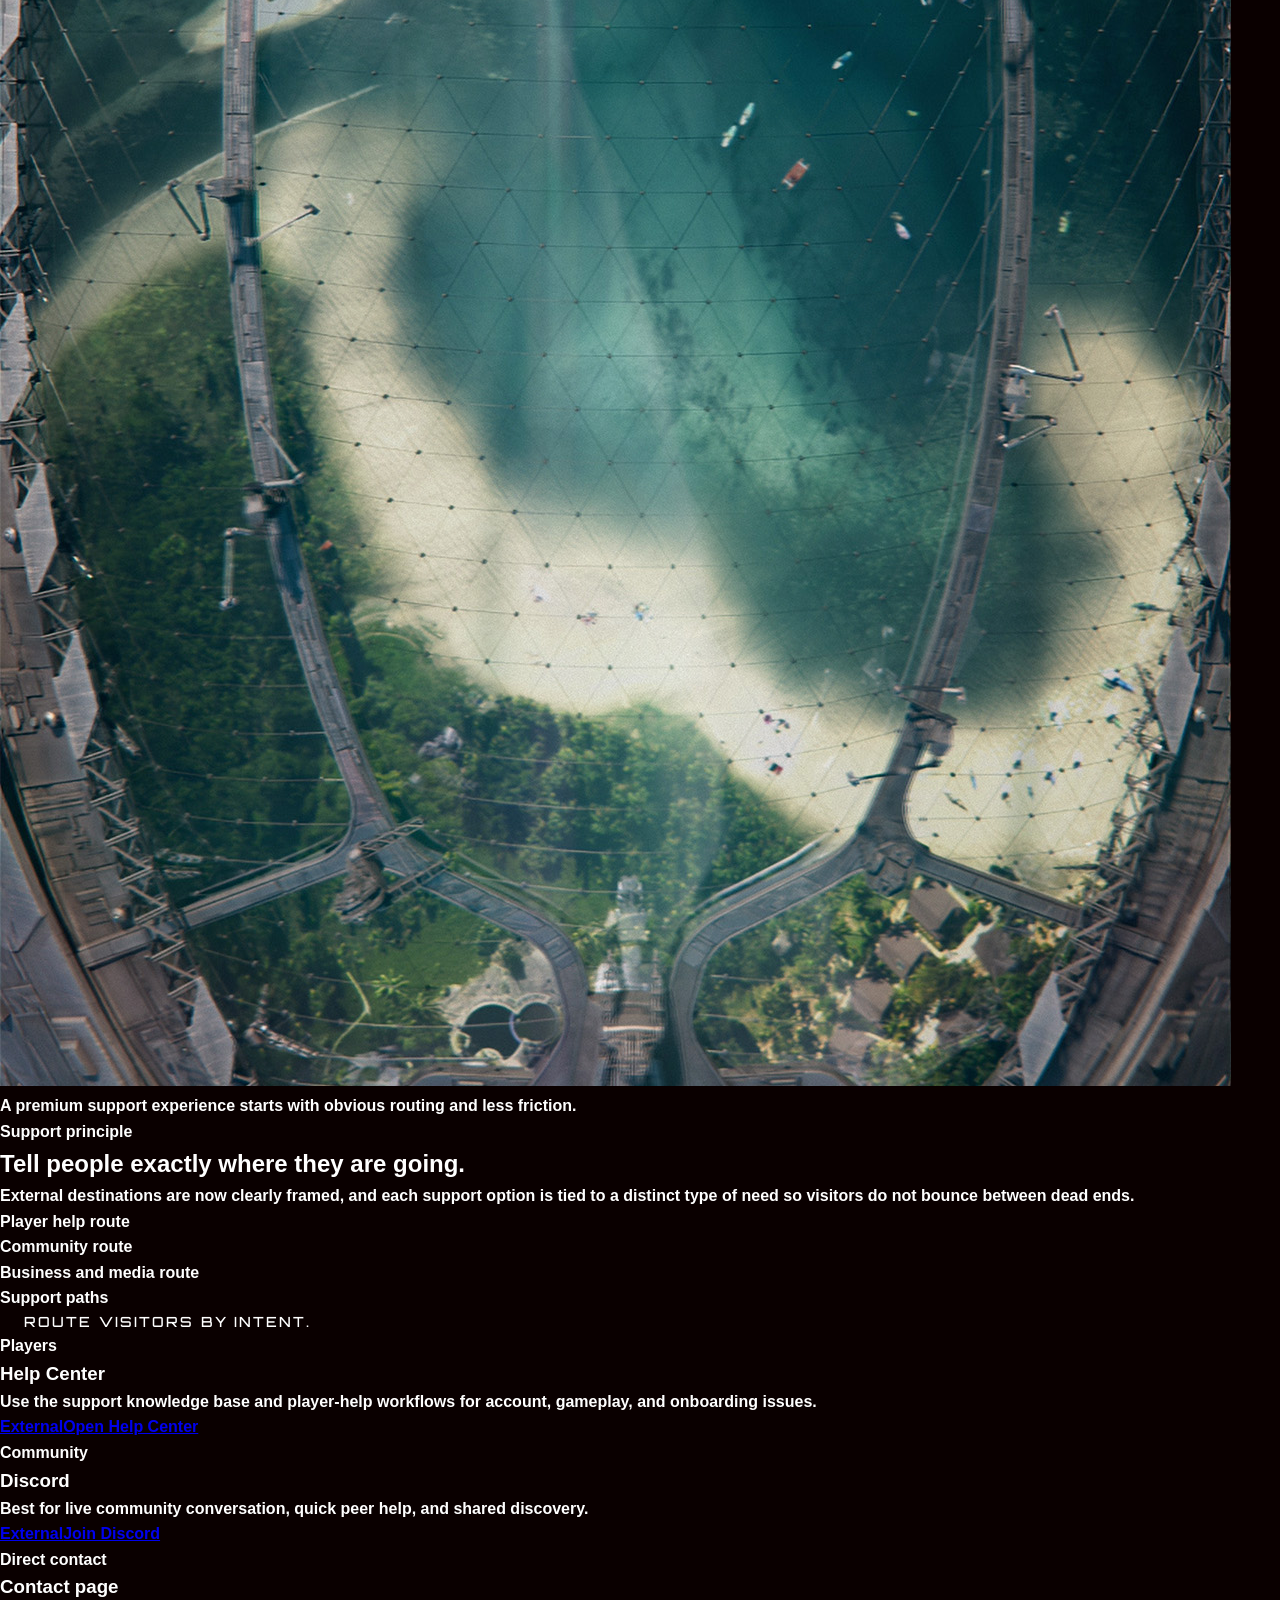
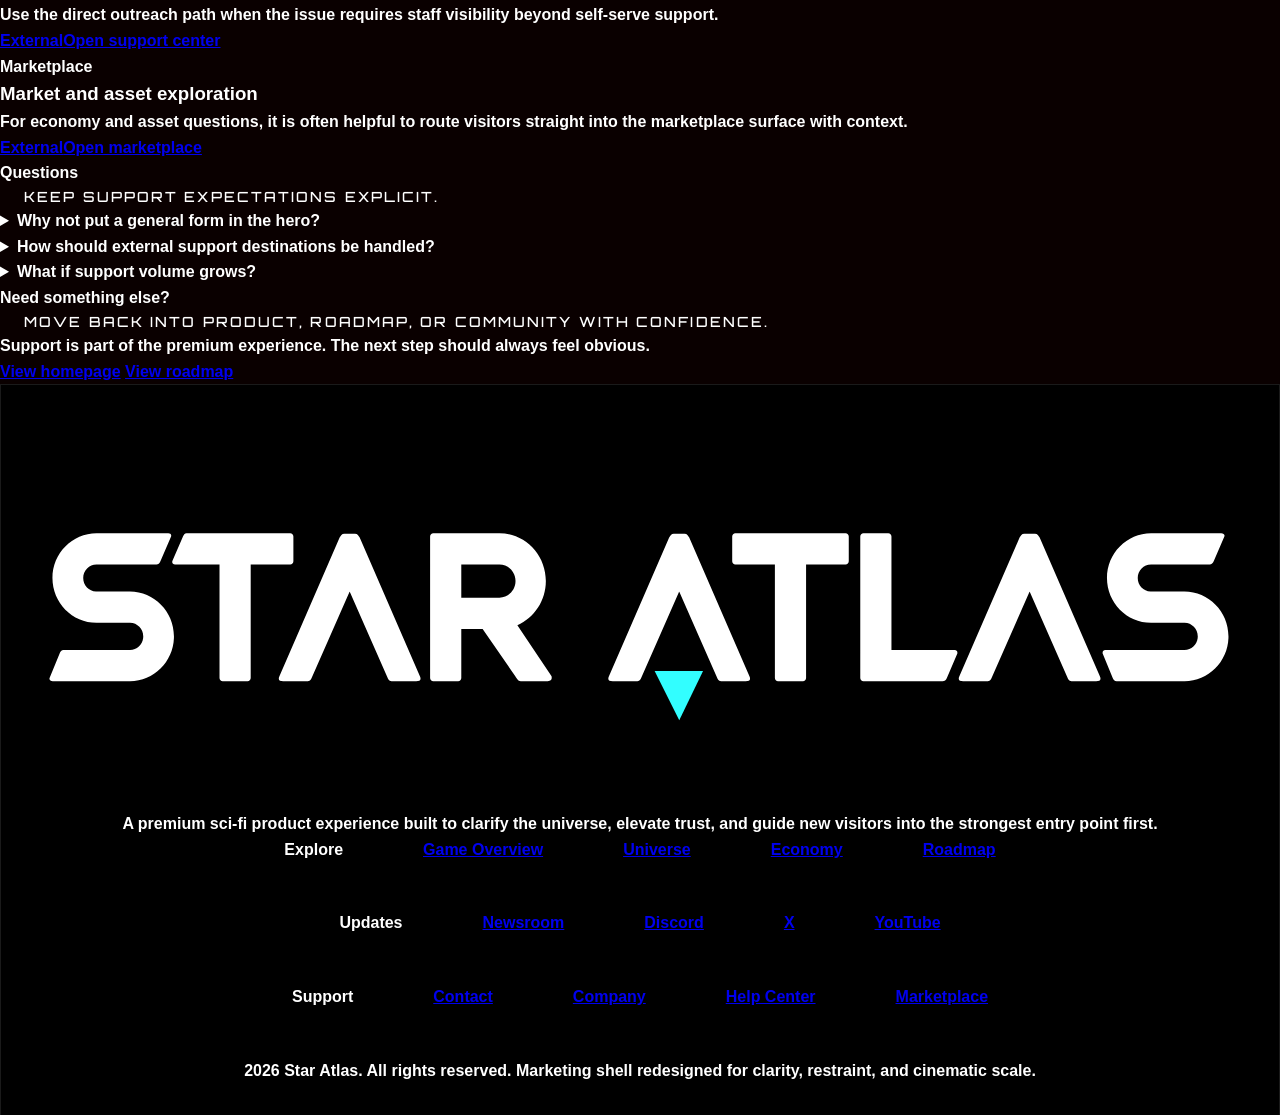
<file: contact/index.html>
<!DOCTYPE html>
<html lang="en">
<head>
    <meta charset="UTF-8">
    <meta name="viewport" content="width=device-width, initial-scale=1.0">
    <title>Contact and Support | Star Atlas</title>
    <meta name="description" content="A clearer support page for Star Atlas with distinct paths for player help, community guidance, press inquiries, and marketplace-related questions.">
    <meta name="keywords" content="Star Atlas, sci-fi game, space strategy, player driven economy, MMO, fleet command, browser game, marketplace">
    <meta name="robots" content="index,follow">
    <meta name="theme-color" content="#04060c">
    <meta name="author" content="ATMTA, Inc.">
    <link rel="canonical" href="https://staratlas.com/contact/">
    <link rel="icon" type="image/png" href="../Icon.png">
    <link rel="apple-touch-icon" href="../Icon.png">
    <meta property="og:type" content="website">
    <meta property="og:site_name" content="Star Atlas">
    <meta property="og:title" content="Contact and Support | Star Atlas">
    <meta property="og:description" content="A clearer support page for Star Atlas with distinct paths for player help, community guidance, press inquiries, and marketplace-related questions.">
    <meta property="og:url" content="https://staratlas.com/contact/">
    <meta property="og:image" content="https://staratlas.com/Icon.png">
    <meta property="og:locale" content="en_US">
    <meta name="twitter:card" content="summary_large_image">
    <meta name="twitter:site" content="@staratlas">
    <meta name="twitter:title" content="Contact and Support | Star Atlas">
    <meta name="twitter:description" content="A clearer support page for Star Atlas with distinct paths for player help, community guidance, press inquiries, and marketplace-related questions.">
    <meta name="twitter:image" content="https://staratlas.com/Icon.png">
    <link rel="stylesheet" href="../styles.css">
    <script type="application/ld+json">{"@context":"https://schema.org","@type":"ContactPage","name":"Contact and Support | Star Atlas","url":"https://staratlas.com/contact/","description":"A clearer support page for Star Atlas with distinct paths for player help, community guidance, press inquiries, and marketplace-related questions.","isPartOf":{"@type":"WebSite","name":"Star Atlas","url":"https://staratlas.com"}}</script>
</head>
<body class="template-contact">
    <a class="skip-link" href="#main-content">Skip to content</a>
    
    <div class="site-background" aria-hidden="true">
        <div class="site-grid"></div>
        <div class="site-noise"></div>
        <div class="site-glow site-glow--one"></div>
        <div class="site-glow site-glow--two"></div>
        <div class="site-glow site-glow--three"></div>
    </div>
    
    <header class="site-header" data-header>
        <div class="container nav-shell">
            <a class="brand" href="../index.html" aria-label="Star Atlas home">
                <img src="../Logo.svg" alt="Star Atlas">
            </a>
            <button class="nav-toggle" type="button" aria-expanded="false" aria-controls="site-nav" data-nav-toggle>Menu</button>
            <nav class="site-nav" id="site-nav" data-nav>
                <div class="nav-links"><a class="nav-link" href="../game/">Game</a><a class="nav-link" href="../game/life-in-galia/">Universe</a><a class="nav-link" href="../economy/">Economy</a><a class="nav-link" href="../newsroom/">Updates</a><a class="nav-link" href="../contact/" aria-current="page">Support</a></div>
                <div class="nav-actions">
                    <a class="button button-secondary" href="https://play.staratlas.com/" target="_blank" rel="noopener noreferrer"><span class="button-tag">External</span><span>Launch Experience</span></a>
                </div>
            </nav>
        </div>
    </header>
    <main id="main-content" class="page-main">
        <section class="page-section page-hero">
            <div class="container page-hero-grid">
                <div class="page-hero-copy" data-reveal>
                    <p class="eyebrow">Support</p>
                    <h1 class="display-title page-display">Support should feel immediate, calm, and easy to route.</h1>
                    <p class="hero-lede">This page replaces dead-end contact patterns with distinct support paths so visitors can tell where to go without guessing.</p>
                    <div class="hero-actions">
                        <a class="button button-primary" href="https://support.staratlas.com/" target="_blank" rel="noopener noreferrer"><span class="button-tag">External</span><span>Open Help Center</span></a>
                        <a class="button button-secondary" href="https://discord.gg/staratlas" target="_blank" rel="noopener noreferrer"><span class="button-tag">External</span><span>Join Discord</span></a>
                    </div>
                    
        <div class="stat-grid" data-reveal style="--reveal-delay: 120ms;">
            
                        <div class="stat-chip">
                            <strong>Help Center</strong>
                            <span>Product and account help</span>
                        </div>
                        <div class="stat-chip">
                            <strong>Discord</strong>
                            <span>Community guidance</span>
                        </div>
                        <div class="stat-chip">
                            <strong>Contact</strong>
                            <span>Direct outreach path</span>
                        </div>
        </div>
                    <div class="utility-line"><strong>Status</strong><span>Forms should only appear here if they are fully working and context-aware. Otherwise direct visitors into the right maintained destination.</span></div>
                </div>
                <div class="hero-media">
                    <div data-reveal style="--reveal-delay: 120ms;">
        <div class="media-frame page-media-frame">
            <div class="media-badge">Support hub</div>
            <img src="../src/community/discord-bg.jpg" alt="Star Atlas support atmosphere" loading="eager" decoding="async">
            <p class="media-caption">A premium support experience starts with obvious routing and less friction.</p>
        </div></div>
                    
        <aside class="page-hero-panel" data-reveal style="--reveal-delay: 180ms;">
            <p class="card-kicker">Support principle</p>
            <h2 class="card-title">Tell people exactly where they are going.</h2>
            <p class="hero-panel-copy">External destinations are now clearly framed, and each support option is tied to a distinct type of need so visitors do not bounce between dead ends.</p>
            
        <ul class="bullet-list">
            <li>Player help route</li><li>Community route</li><li>Business and media route</li>
        </ul>
        </aside>
                </div>
            </div>
        </section>
        
    <section class="page-section">
        <div class="container">
            
        <div class="section-heading" data-reveal>
            <p class="eyebrow">Support paths</p>
            <h2 class="section-title">Route visitors by intent.</h2>
            
        </div>
            <div class="card-grid columns-4">
                <article class="surface-card" data-reveal style="--reveal-delay: 0ms;">
                    <div class="card-content">
                        <p class="card-kicker">Players</p>
                        <h3 class="card-title">Help Center</h3>
                        <p class="card-copy">Use the support knowledge base and player-help workflows for account, gameplay, and onboarding issues.</p>
                        
                        
                        <a class="button button-ghost" href="https://support.staratlas.com/" target="_blank" rel="noopener noreferrer"><span class="button-tag">External</span><span>Open Help Center</span></a>
                    </div>
                </article>
                <article class="surface-card" data-reveal style="--reveal-delay: 80ms;">
                    <div class="card-content">
                        <p class="card-kicker">Community</p>
                        <h3 class="card-title">Discord</h3>
                        <p class="card-copy">Best for live community conversation, quick peer help, and shared discovery.</p>
                        
                        
                        <a class="button button-ghost" href="https://discord.gg/staratlas" target="_blank" rel="noopener noreferrer"><span class="button-tag">External</span><span>Join Discord</span></a>
                    </div>
                </article>
                <article class="surface-card" data-reveal style="--reveal-delay: 160ms;">
                    <div class="card-content">
                        <p class="card-kicker">Direct contact</p>
                        <h3 class="card-title">Contact page</h3>
                        <p class="card-copy">Use the direct outreach path when the issue requires staff visibility beyond self-serve support.</p>
                        
                        
                        <a class="button button-ghost" href="https://support.staratlas.com/" target="_blank" rel="noopener noreferrer"><span class="button-tag">External</span><span>Open support center</span></a>
                    </div>
                </article>
                <article class="surface-card" data-reveal style="--reveal-delay: 240ms;">
                    <div class="card-content">
                        <p class="card-kicker">Marketplace</p>
                        <h3 class="card-title">Market and asset exploration</h3>
                        <p class="card-copy">For economy and asset questions, it is often helpful to route visitors straight into the marketplace surface with context.</p>
                        
                        
                        <a class="button button-ghost" href="https://play.staratlas.com/market/" target="_blank" rel="noopener noreferrer"><span class="button-tag">External</span><span>Open marketplace</span></a>
                    </div>
                </article></div>
        </div>
    </section>
    <section class="page-section">
        <div class="container">
            
        <div class="section-heading" data-reveal>
            <p class="eyebrow">Questions</p>
            <h2 class="section-title">Keep support expectations explicit.</h2>
            
        </div>
            <div class="disclosure-list">
                <details class="disclosure" data-reveal style="--reveal-delay: 0ms;">
                    <summary>Why not put a general form in the hero?</summary>
                    <div class="disclosure-body">Because undifferentiated contact forms create more uncertainty. Routing by need is faster for the visitor and easier to maintain.</div>
                </details>
                <details class="disclosure" data-reveal style="--reveal-delay: 70ms;">
                    <summary>How should external support destinations be handled?</summary>
                    <div class="disclosure-body">Always label them clearly so visitors know when they are leaving the main marketing shell.</div>
                </details>
                <details class="disclosure" data-reveal style="--reveal-delay: 140ms;">
                    <summary>What if support volume grows?</summary>
                    <div class="disclosure-body">This template is designed to absorb more specialized paths over time while keeping the first decision simple.</div>
                </details></div>
        </div>
    </section>
        
    <section class="page-section">
        <div class="container">
            <div class="surface-card cta-banner" data-reveal>
                <div>
                    <p class="eyebrow">Need something else?</p>
                    <h2 class="section-title">Move back into product, roadmap, or community with confidence.</h2>
                    <p class="section-copy">Support is part of the premium experience. The next step should always feel obvious.</p>
                </div>
                <div class="cta-banner-actions">
                    <a class="button button-primary" href="../index.html"><span>View homepage</span></a>
                    <a class="button button-secondary" href="../roadmap/"><span>View roadmap</span></a>
                </div>
            </div>
        </div>
    </section>
    </main>
    
    <footer class="site-footer">
        <div class="container">
            <div class="surface-card footer-shell">
                <div class="footer-grid">
                    <div class="footer-brand">
                        <a class="brand" href="../index.html" aria-label="Star Atlas home">
                            <img src="../Logo.svg" alt="Star Atlas">
                        </a>
                        <p class="footer-description">A premium sci-fi product experience built to clarify the universe, elevate trust, and guide new visitors into the strongest entry point first.</p>
                    </div>
                    
                <div class="footer-links">
                    <p class="footer-label">Explore</p>
                    <a href="../game/">Game Overview</a><a href="../game/life-in-galia/">Universe</a><a href="../economy/">Economy</a><a href="../roadmap/">Roadmap</a>
                </div>
                <div class="footer-links">
                    <p class="footer-label">Updates</p>
                    <a href="../newsroom/">Newsroom</a><a href="https://discord.gg/staratlas" target="_blank" rel="noopener noreferrer">Discord</a><a href="https://x.com/staratlas" target="_blank" rel="noopener noreferrer">X</a><a href="https://www.youtube.com/channel/UCt-y8Npwje5KDG5MSZ0a9Jw" target="_blank" rel="noopener noreferrer">YouTube</a>
                </div>
                <div class="footer-links">
                    <p class="footer-label">Support</p>
                    <a href="../contact/">Contact</a><a href="../company/">Company</a><a href="https://support.staratlas.com/" target="_blank" rel="noopener noreferrer">Help Center</a><a href="https://play.staratlas.com/market/" target="_blank" rel="noopener noreferrer">Marketplace</a>
                </div>
                </div>
                <div class="footer-meta">
                    <span>2026 Star Atlas. All rights reserved.</span>
                    <span>Marketing shell redesigned for clarity, restraint, and cinematic scale.</span>
                </div>
            </div>
        </div>
    </footer>
    <script src="../src/main.js" defer></script>
</body>
</html>
</file>
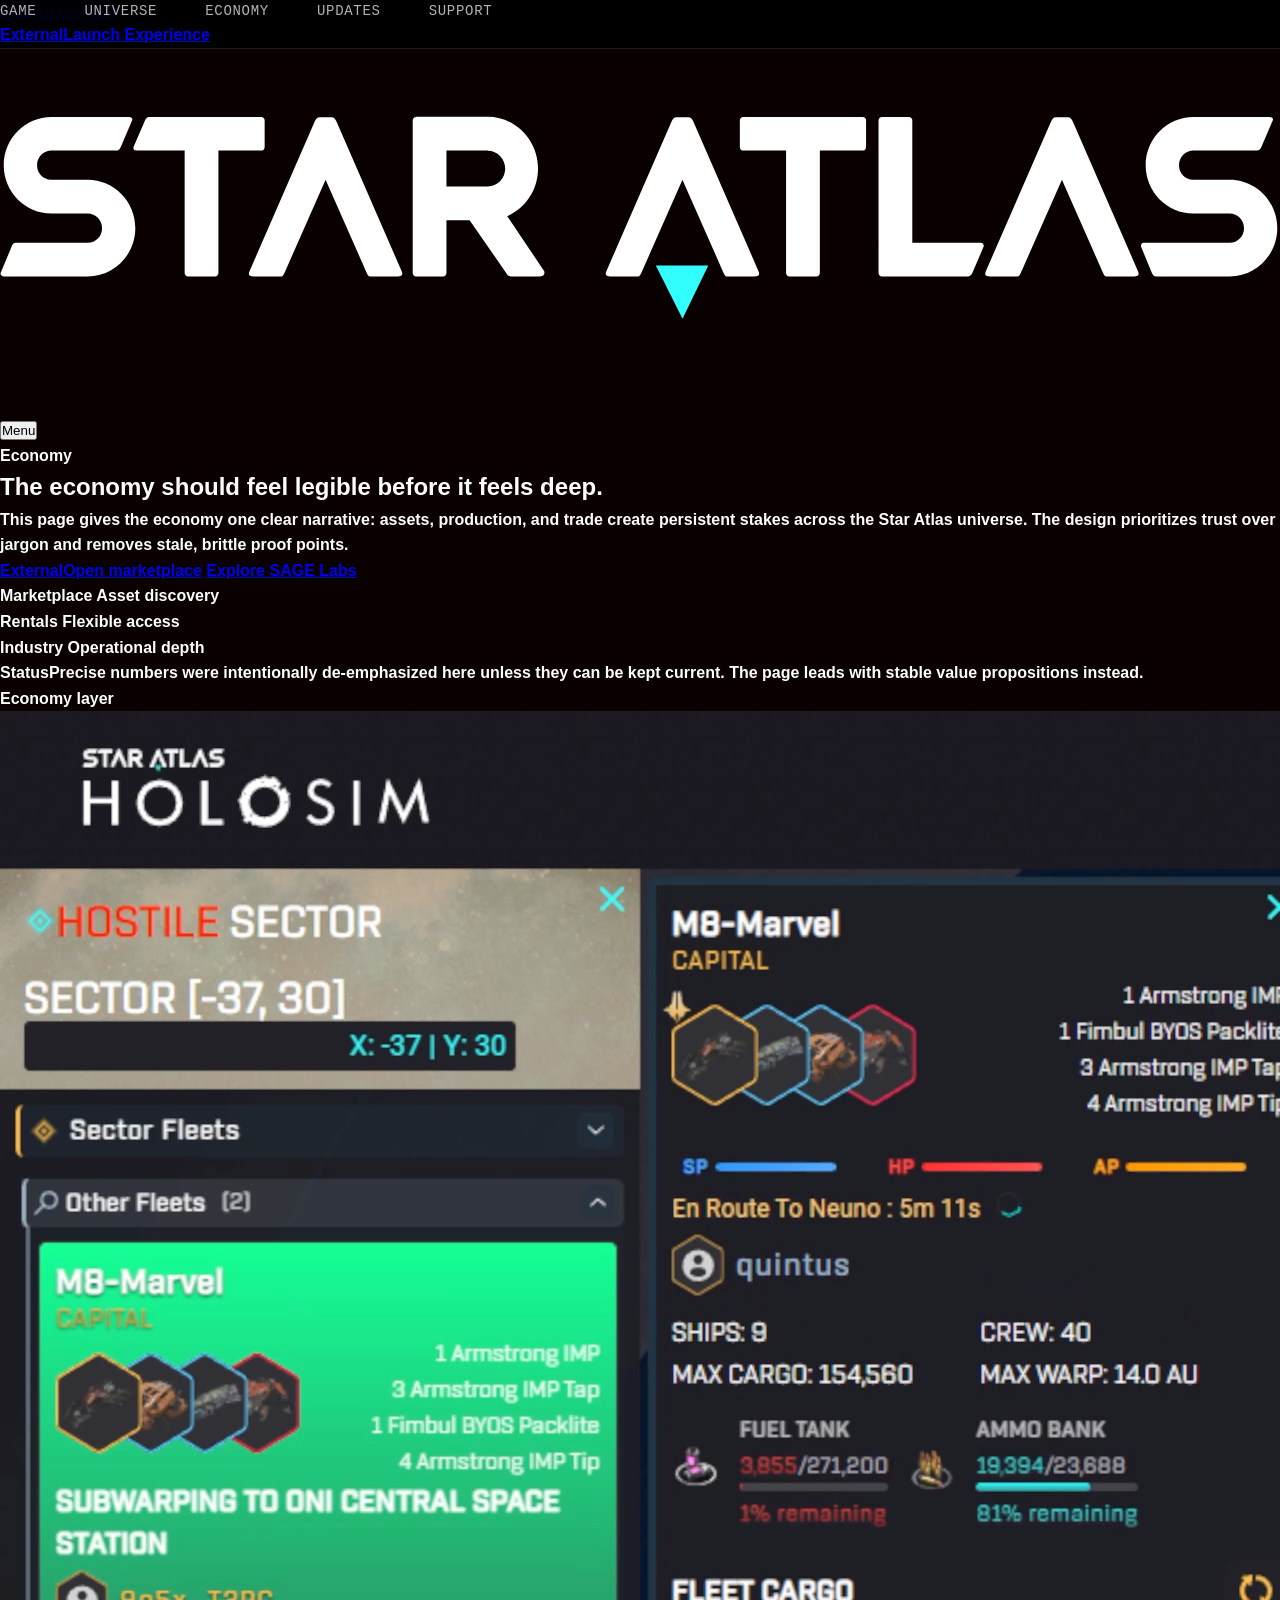
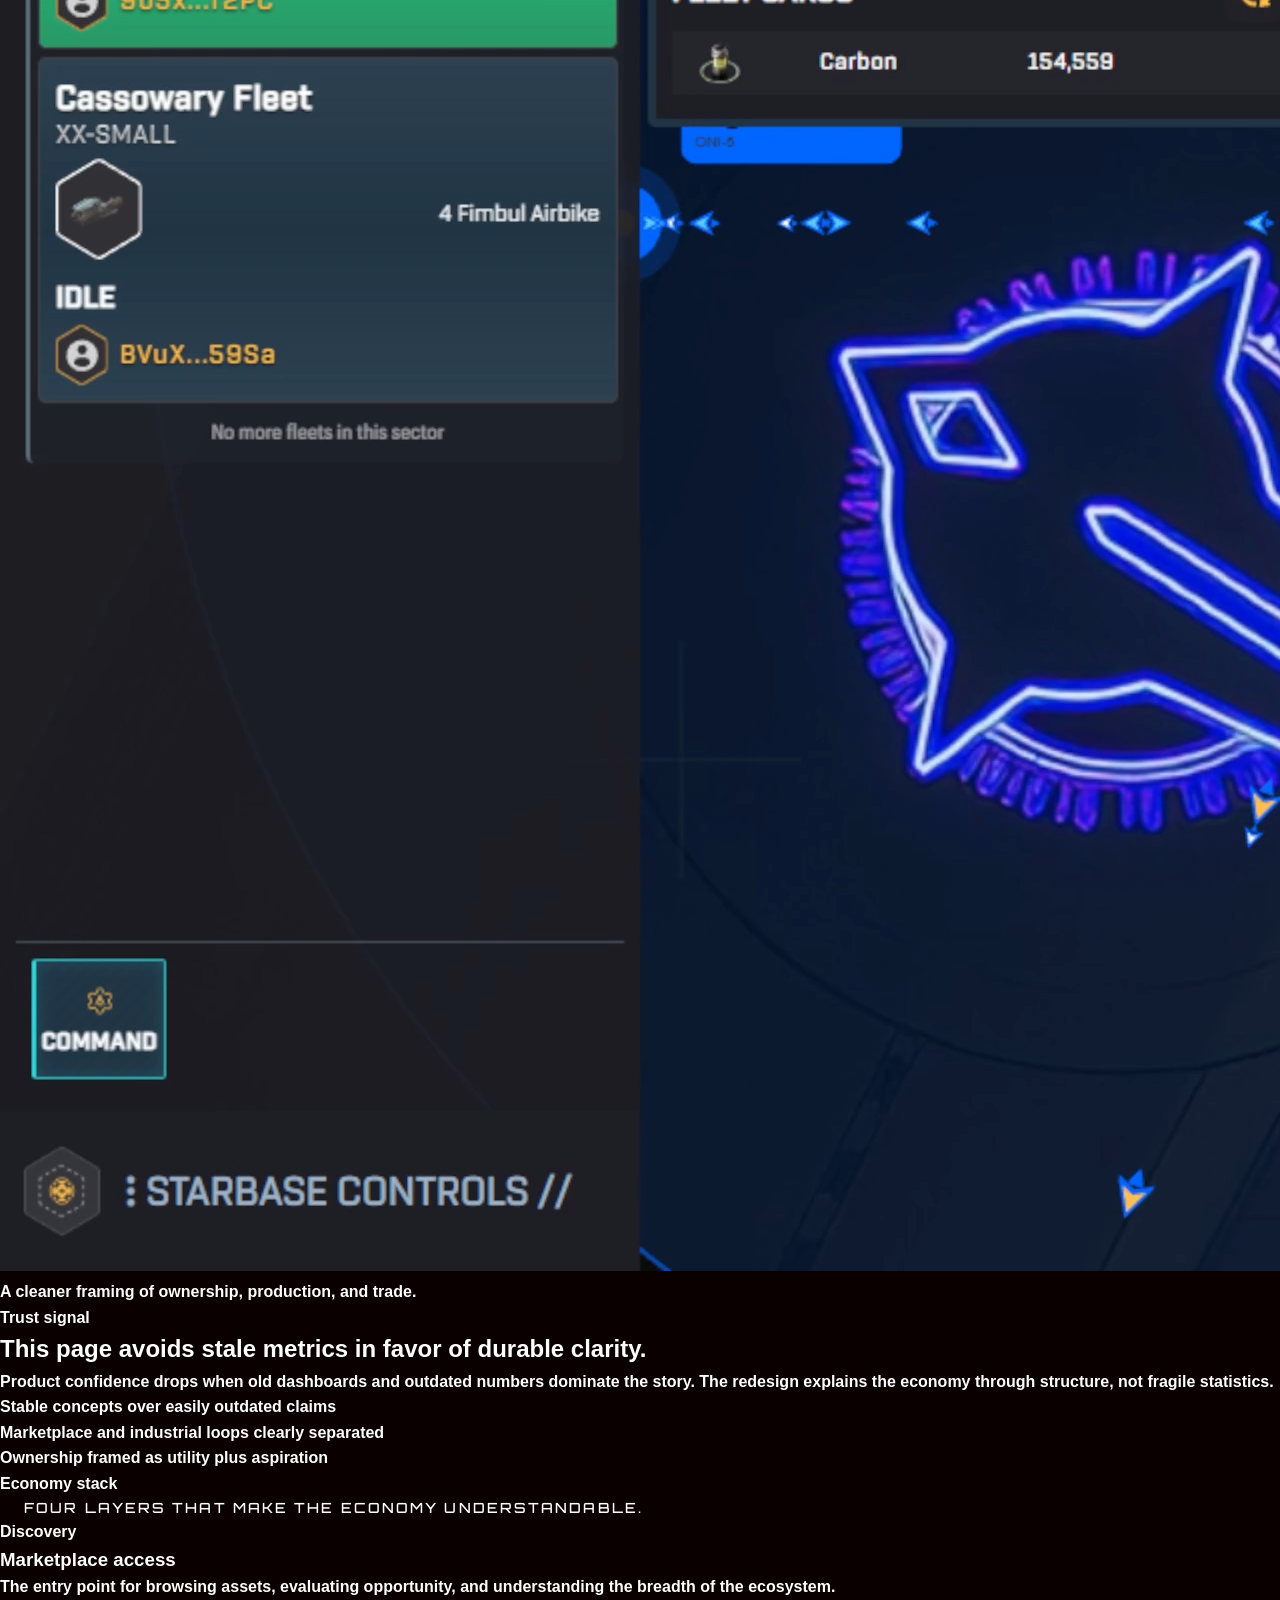
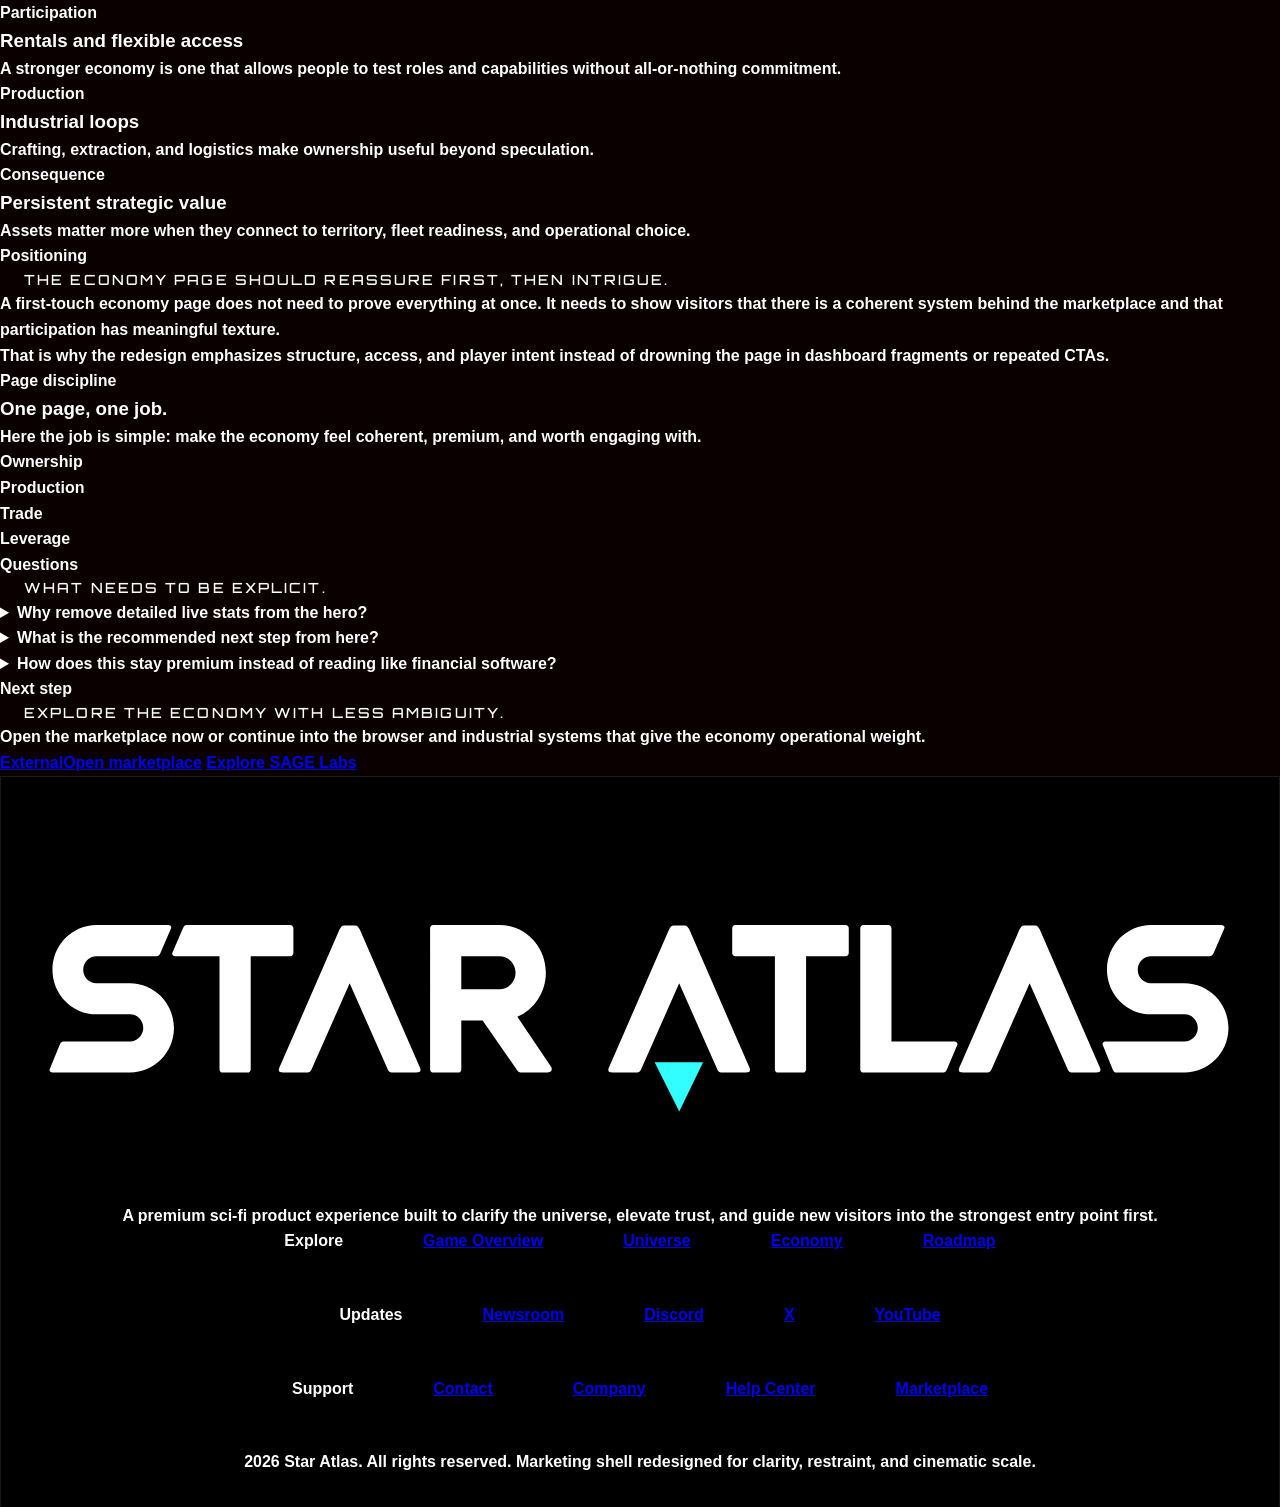
<file: economy/index.html>
<!DOCTYPE html>
<html lang="en">
<head>
    <meta charset="UTF-8">
    <meta name="viewport" content="width=device-width, initial-scale=1.0">
    <title>Economy | Star Atlas</title>
    <meta name="description" content="Understand the Star Atlas economy through a cleaner, higher-trust frame that explains ownership, marketplaces, rentals, and industrial systems without overload.">
    <meta name="keywords" content="Star Atlas, sci-fi game, space strategy, player driven economy, MMO, fleet command, browser game, marketplace">
    <meta name="robots" content="index,follow">
    <meta name="theme-color" content="#04060c">
    <meta name="author" content="ATMTA, Inc.">
    <link rel="canonical" href="https://staratlas.com/economy/">
    <link rel="icon" type="image/png" href="../Icon.png">
    <link rel="apple-touch-icon" href="../Icon.png">
    <meta property="og:type" content="website">
    <meta property="og:site_name" content="Star Atlas">
    <meta property="og:title" content="Economy | Star Atlas">
    <meta property="og:description" content="Understand the Star Atlas economy through a cleaner, higher-trust frame that explains ownership, marketplaces, rentals, and industrial systems without overload.">
    <meta property="og:url" content="https://staratlas.com/economy/">
    <meta property="og:image" content="https://staratlas.com/Icon.png">
    <meta property="og:locale" content="en_US">
    <meta name="twitter:card" content="summary_large_image">
    <meta name="twitter:site" content="@staratlas">
    <meta name="twitter:title" content="Economy | Star Atlas">
    <meta name="twitter:description" content="Understand the Star Atlas economy through a cleaner, higher-trust frame that explains ownership, marketplaces, rentals, and industrial systems without overload.">
    <meta name="twitter:image" content="https://staratlas.com/Icon.png">
    <link rel="stylesheet" href="../styles.css">
    <script type="application/ld+json">{"@context":"https://schema.org","@type":"WebPage","name":"Economy | Star Atlas","url":"https://staratlas.com/economy/","description":"Understand the Star Atlas economy through a cleaner, higher-trust frame that explains ownership, marketplaces, rentals, and industrial systems without overload.","isPartOf":{"@type":"WebSite","name":"Star Atlas","url":"https://staratlas.com"}}</script>
</head>
<body class="template-economy">
    <a class="skip-link" href="#main-content">Skip to content</a>
    
    <div class="site-background" aria-hidden="true">
        <div class="site-grid"></div>
        <div class="site-noise"></div>
        <div class="site-glow site-glow--one"></div>
        <div class="site-glow site-glow--two"></div>
        <div class="site-glow site-glow--three"></div>
    </div>
    
    <header class="site-header" data-header>
        <div class="container nav-shell">
            <a class="brand" href="../index.html" aria-label="Star Atlas home">
                <img src="../Logo.svg" alt="Star Atlas">
            </a>
            <button class="nav-toggle" type="button" aria-expanded="false" aria-controls="site-nav" data-nav-toggle>Menu</button>
            <nav class="site-nav" id="site-nav" data-nav>
                <div class="nav-links"><a class="nav-link" href="../game/">Game</a><a class="nav-link" href="../game/life-in-galia/">Universe</a><a class="nav-link" href="../economy/" aria-current="page">Economy</a><a class="nav-link" href="../newsroom/">Updates</a><a class="nav-link" href="../contact/">Support</a></div>
                <div class="nav-actions">
                    <a class="button button-secondary" href="https://play.staratlas.com/" target="_blank" rel="noopener noreferrer"><span class="button-tag">External</span><span>Launch Experience</span></a>
                </div>
            </nav>
        </div>
    </header>
    <main id="main-content" class="page-main">
        <section class="page-section page-hero">
            <div class="container page-hero-grid">
                <div class="page-hero-copy" data-reveal>
                    <p class="eyebrow">Economy</p>
                    <h1 class="display-title page-display">The economy should feel legible before it feels deep.</h1>
                    <p class="hero-lede">This page gives the economy one clear narrative: assets, production, and trade create persistent stakes across the Star Atlas universe. The design prioritizes trust over jargon and removes stale, brittle proof points.</p>
                    <div class="hero-actions">
                        <a class="button button-primary" href="https://play.staratlas.com/market/" target="_blank" rel="noopener noreferrer"><span class="button-tag">External</span><span>Open marketplace</span></a>
                        <a class="button button-secondary" href="../game/sage-labs/"><span>Explore SAGE Labs</span></a>
                    </div>
                    
        <div class="stat-grid" data-reveal style="--reveal-delay: 120ms;">
            
                        <div class="stat-chip">
                            <strong>Marketplace</strong>
                            <span>Asset discovery</span>
                        </div>
                        <div class="stat-chip">
                            <strong>Rentals</strong>
                            <span>Flexible access</span>
                        </div>
                        <div class="stat-chip">
                            <strong>Industry</strong>
                            <span>Operational depth</span>
                        </div>
        </div>
                    <div class="utility-line"><strong>Status</strong><span>Precise numbers were intentionally de-emphasized here unless they can be kept current. The page leads with stable value propositions instead.</span></div>
                </div>
                <div class="hero-media">
                    <div data-reveal style="--reveal-delay: 120ms;">
    <div class="media-frame page-media-frame">
        <div class="media-badge">Economy layer</div>
        <video data-ambient-video autoplay muted loop playsinline preload="metadata" poster="../src/GAME section/Top-down RTS View/Thumbnail Images/Slide_1_Holosim_Thumbnail.png" aria-label="Star Atlas economy preview">
            <source src="../src/Reduced/Slide 2 Holosim.mp4" type="video/mp4">
        </video>
        <p class="media-caption">A cleaner framing of ownership, production, and trade.</p>
    </div></div>
                    
        <aside class="page-hero-panel" data-reveal style="--reveal-delay: 180ms;">
            <p class="card-kicker">Trust signal</p>
            <h2 class="card-title">This page avoids stale metrics in favor of durable clarity.</h2>
            <p class="hero-panel-copy">Product confidence drops when old dashboards and outdated numbers dominate the story. The redesign explains the economy through structure, not fragile statistics.</p>
            
        <ul class="bullet-list">
            <li>Stable concepts over easily outdated claims</li><li>Marketplace and industrial loops clearly separated</li><li>Ownership framed as utility plus aspiration</li>
        </ul>
        </aside>
                </div>
            </div>
        </section>
        
    <section class="page-section">
        <div class="container">
            
        <div class="section-heading" data-reveal>
            <p class="eyebrow">Economy stack</p>
            <h2 class="section-title">Four layers that make the economy understandable.</h2>
            
        </div>
            <div class="card-grid columns-4">
                <article class="surface-card" data-reveal style="--reveal-delay: 0ms;">
                    <div class="card-content">
                        <p class="card-kicker">Discovery</p>
                        <h3 class="card-title">Marketplace access</h3>
                        <p class="card-copy">The entry point for browsing assets, evaluating opportunity, and understanding the breadth of the ecosystem.</p>
                        
                        
                        
                    </div>
                </article>
                <article class="surface-card" data-reveal style="--reveal-delay: 80ms;">
                    <div class="card-content">
                        <p class="card-kicker">Participation</p>
                        <h3 class="card-title">Rentals and flexible access</h3>
                        <p class="card-copy">A stronger economy is one that allows people to test roles and capabilities without all-or-nothing commitment.</p>
                        
                        
                        
                    </div>
                </article>
                <article class="surface-card" data-reveal style="--reveal-delay: 160ms;">
                    <div class="card-content">
                        <p class="card-kicker">Production</p>
                        <h3 class="card-title">Industrial loops</h3>
                        <p class="card-copy">Crafting, extraction, and logistics make ownership useful beyond speculation.</p>
                        
                        
                        
                    </div>
                </article>
                <article class="surface-card" data-reveal style="--reveal-delay: 240ms;">
                    <div class="card-content">
                        <p class="card-kicker">Consequence</p>
                        <h3 class="card-title">Persistent strategic value</h3>
                        <p class="card-copy">Assets matter more when they connect to territory, fleet readiness, and operational choice.</p>
                        
                        
                        
                    </div>
                </article></div>
        </div>
    </section>
    <section class="page-section">
        <div class="container">
            
        <div class="section-heading" data-reveal>
            <p class="eyebrow">Positioning</p>
            <h2 class="section-title">The economy page should reassure first, then intrigue.</h2>
            
        </div>
            <div class="story-grid">
                <article class="surface-card story-copy" data-reveal>
                    <p>A first-touch economy page does not need to prove everything at once. It needs to show visitors that there is a coherent system behind the marketplace and that participation has meaningful texture.</p><p>That is why the redesign emphasizes structure, access, and player intent instead of drowning the page in dashboard fragments or repeated CTAs.</p>
                    
                    
                </article>
                <aside class="surface-card story-aside" data-reveal style="--reveal-delay: 120ms;">
                    <p class="card-kicker">Page discipline</p>
                    <h3 class="card-title">One page, one job.</h3>
                    <p class="story-note">Here the job is simple: make the economy feel coherent, premium, and worth engaging with.</p>
                    
        <div class="pill-list">
            <div class="pill-item">Ownership</div><div class="pill-item">Production</div><div class="pill-item">Trade</div><div class="pill-item">Leverage</div>
        </div>
                    
                    
                </aside>
            </div>
        </div>
    </section>
    <section class="page-section">
        <div class="container">
            
        <div class="section-heading" data-reveal>
            <p class="eyebrow">Questions</p>
            <h2 class="section-title">What needs to be explicit.</h2>
            
        </div>
            <div class="disclosure-list">
                <details class="disclosure" data-reveal style="--reveal-delay: 0ms;">
                    <summary>Why remove detailed live stats from the hero?</summary>
                    <div class="disclosure-body">Because stale proof erodes trust. Unless metrics can stay current and contextual, the page is stronger without them.</div>
                </details>
                <details class="disclosure" data-reveal style="--reveal-delay: 70ms;">
                    <summary>What is the recommended next step from here?</summary>
                    <div class="disclosure-body">Open the marketplace for immediate exploration, then move into SAGE Labs or the game overview depending on your level of intent.</div>
                </details>
                <details class="disclosure" data-reveal style="--reveal-delay: 140ms;">
                    <summary>How does this stay premium instead of reading like financial software?</summary>
                    <div class="disclosure-body">The visual system keeps the economy in the same cinematic world as the rest of the site, while the copy stays direct and high-trust.</div>
                </details></div>
        </div>
    </section>
        
    <section class="page-section">
        <div class="container">
            <div class="surface-card cta-banner" data-reveal>
                <div>
                    <p class="eyebrow">Next step</p>
                    <h2 class="section-title">Explore the economy with less ambiguity.</h2>
                    <p class="section-copy">Open the marketplace now or continue into the browser and industrial systems that give the economy operational weight.</p>
                </div>
                <div class="cta-banner-actions">
                    <a class="button button-primary" href="https://play.staratlas.com/market/" target="_blank" rel="noopener noreferrer"><span class="button-tag">External</span><span>Open marketplace</span></a>
                    <a class="button button-secondary" href="../game/sage-labs/"><span>Explore SAGE Labs</span></a>
                </div>
            </div>
        </div>
    </section>
    </main>
    
    <footer class="site-footer">
        <div class="container">
            <div class="surface-card footer-shell">
                <div class="footer-grid">
                    <div class="footer-brand">
                        <a class="brand" href="../index.html" aria-label="Star Atlas home">
                            <img src="../Logo.svg" alt="Star Atlas">
                        </a>
                        <p class="footer-description">A premium sci-fi product experience built to clarify the universe, elevate trust, and guide new visitors into the strongest entry point first.</p>
                    </div>
                    
                <div class="footer-links">
                    <p class="footer-label">Explore</p>
                    <a href="../game/">Game Overview</a><a href="../game/life-in-galia/">Universe</a><a href="../economy/">Economy</a><a href="../roadmap/">Roadmap</a>
                </div>
                <div class="footer-links">
                    <p class="footer-label">Updates</p>
                    <a href="../newsroom/">Newsroom</a><a href="https://discord.gg/staratlas" target="_blank" rel="noopener noreferrer">Discord</a><a href="https://x.com/staratlas" target="_blank" rel="noopener noreferrer">X</a><a href="https://www.youtube.com/channel/UCt-y8Npwje5KDG5MSZ0a9Jw" target="_blank" rel="noopener noreferrer">YouTube</a>
                </div>
                <div class="footer-links">
                    <p class="footer-label">Support</p>
                    <a href="../contact/">Contact</a><a href="../company/">Company</a><a href="https://support.staratlas.com/" target="_blank" rel="noopener noreferrer">Help Center</a><a href="https://play.staratlas.com/market/" target="_blank" rel="noopener noreferrer">Marketplace</a>
                </div>
                </div>
                <div class="footer-meta">
                    <span>2026 Star Atlas. All rights reserved.</span>
                    <span>Marketing shell redesigned for clarity, restraint, and cinematic scale.</span>
                </div>
            </div>
        </div>
    </footer>
    <script src="../src/main.js" defer></script>
</body>
</html>
</file>
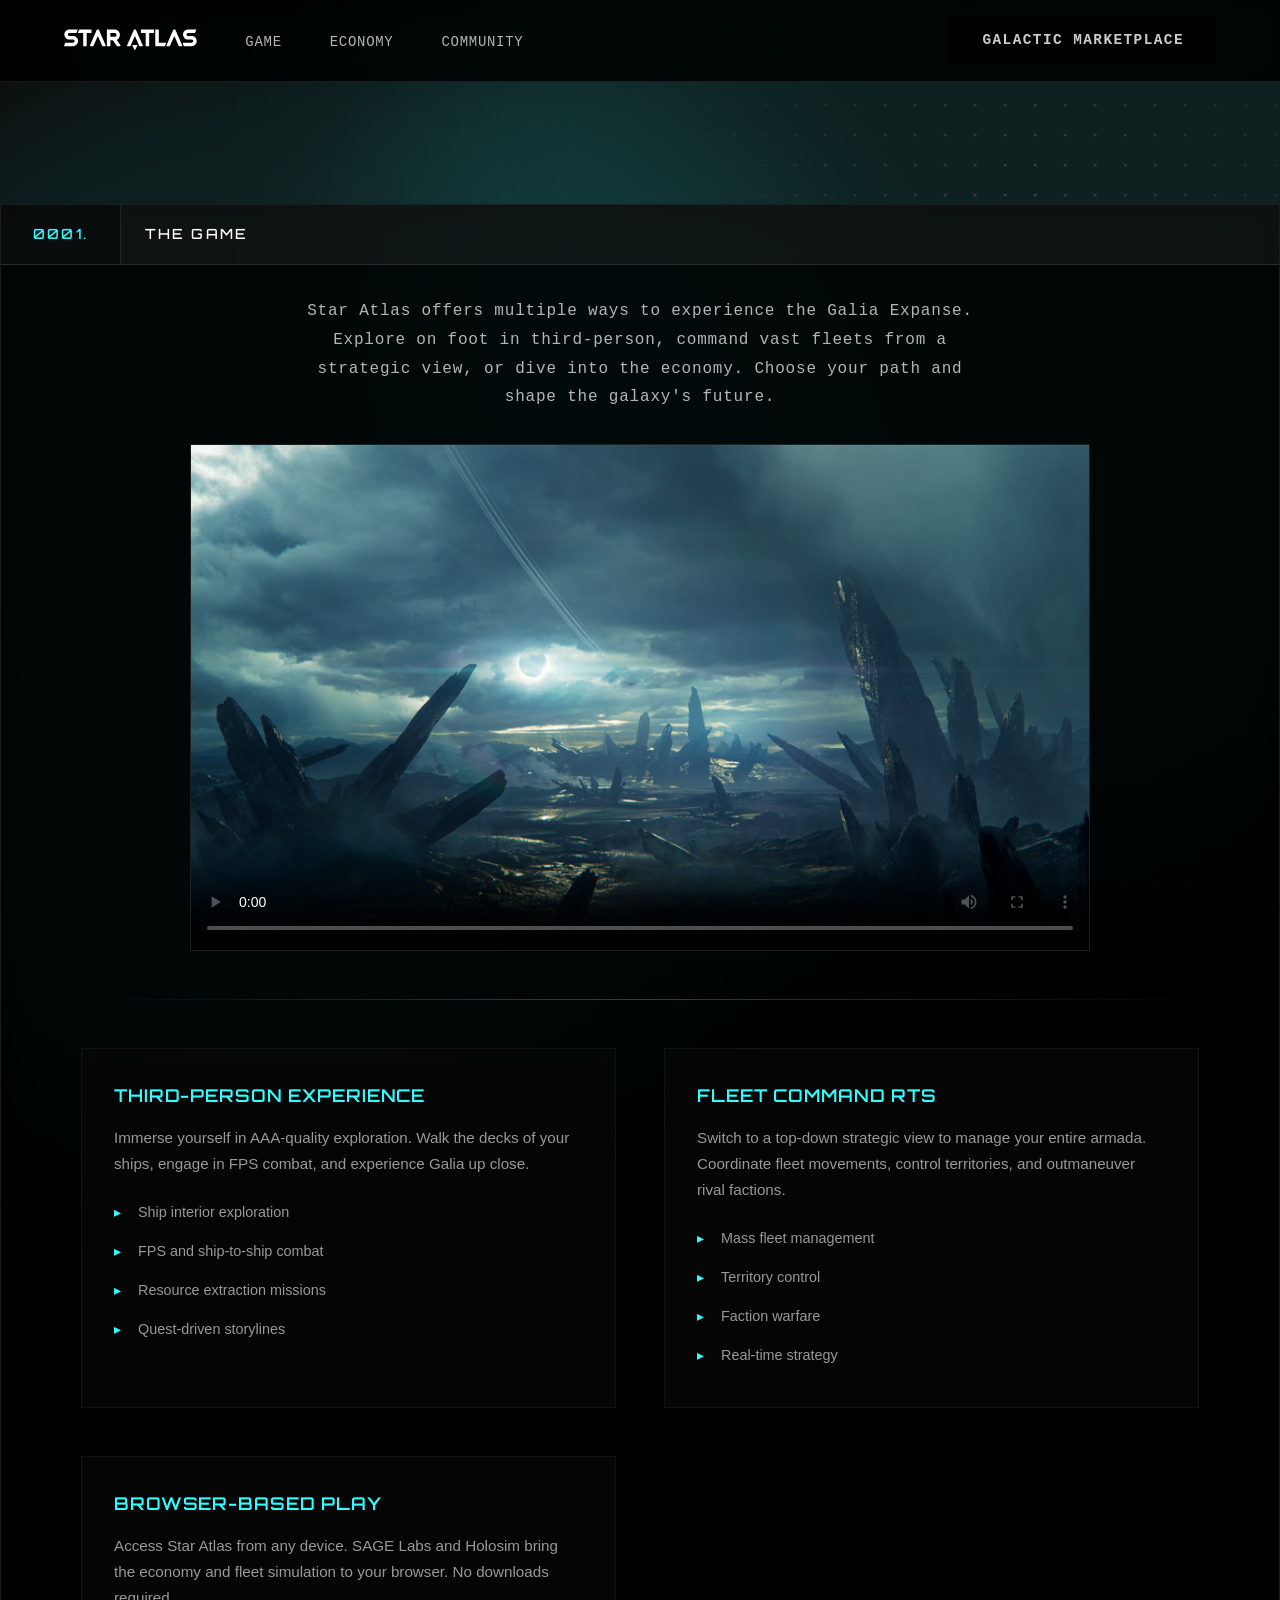
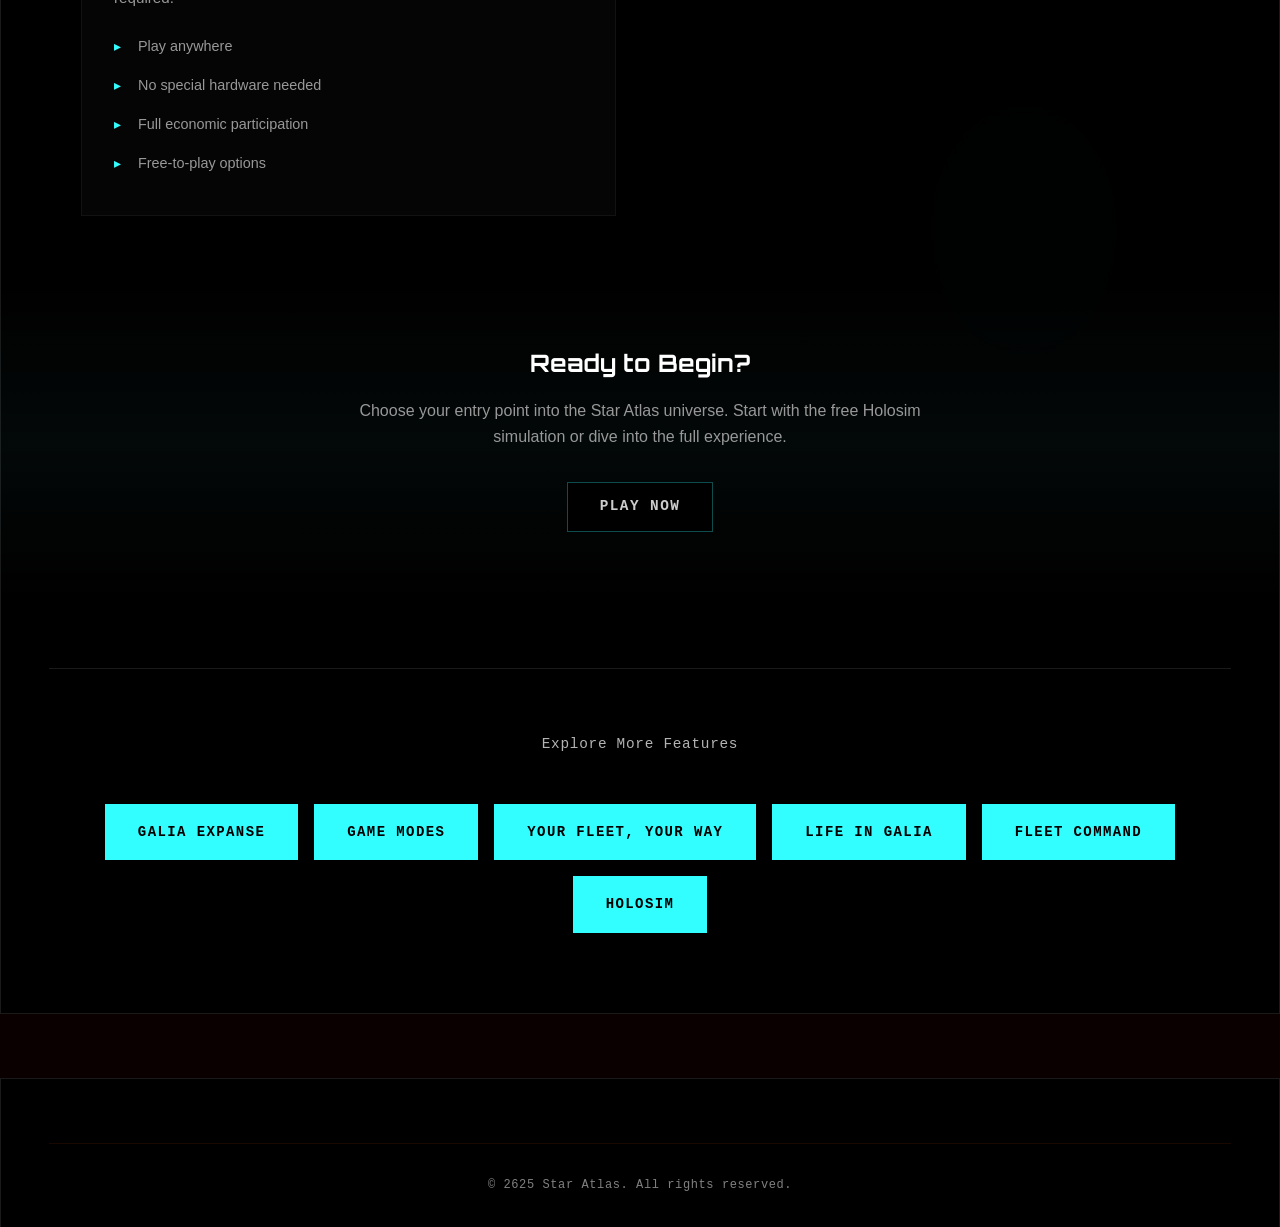
<file: game/index.html>
<!DOCTYPE html>
<html lang="en">
<head>
  <meta charset="UTF-8">
  <meta name="viewport" content="width=device-width, initial-scale=1.0">
  <title>Game Overview | Star Atlas</title>
  <meta name="description" content="Explore Star Atlas AAA space exploration MMO across immersive third-person adventure, strategic fleet command, and browser-based gameplay modes." />
  <meta name="keywords" content="Star Atlas, AAA MMO, space exploration, space game, MMO, blockchain game, play to earn, Solana, Galia, fleet command, sci-fi MMO" />
  <meta name="robots" content="index,follow" />
  <meta name="theme-color" content="#000000" />
  <meta name="author" content="ATMTA, Inc." />
  <link rel="canonical" href="https://staratlas.com/game/" />

  <meta property="og:type" content="website" />
  <meta property="og:site_name" content="Star Atlas" />
  <meta property="og:title" content="Game Overview | Star Atlas" />
  <meta property="og:description" content="Explore Star Atlas AAA space exploration MMO across immersive third-person adventure, strategic fleet command, and browser-based gameplay modes." />
  <meta property="og:url" content="https://staratlas.com/game/" />
  <meta property="og:image" content="https://staratlas.com/Icon.png" />
  <meta property="og:locale" content="en_US" />

  <meta name="twitter:card" content="summary_large_image" />
  <meta name="twitter:site" content="@staratlas" />
  <meta name="twitter:title" content="Game Overview | Star Atlas" />
  <meta name="twitter:description" content="Explore Star Atlas AAA space exploration MMO across immersive third-person adventure, strategic fleet command, and browser-based gameplay modes." />
  <meta name="twitter:image" content="https://staratlas.com/Icon.png" />

  <link rel="icon" type="image/png" href="../Icon.png">
  <link rel="apple-touch-icon" href="../Icon.png">
  <link rel="preconnect" href="https://fonts.googleapis.com">
  <link rel="preconnect" href="https://fonts.gstatic.com" crossorigin>
  <link href="https://fonts.googleapis.com/css2?family=Space+Mono:wght@400;700&family=Orbitron:wght@400;500;600;700&display=swap" rel="stylesheet">
  <link rel="stylesheet" href="../styles.css">

  <script type="application/ld+json">{"@context":"https://schema.org","@type":"WebPage","name":"Game Overview | Star Atlas","url":"https://staratlas.com/game/","description":"Explore Star Atlas AAA space exploration MMO across immersive third-person adventure, strategic fleet command, and browser-based gameplay modes.","isPartOf":{"@type":"WebSite","name":"Star Atlas","url":"https://staratlas.com"}}</script>
</head>
<body>
  <div class="loading-bar" id="loadingBar"></div>
  <div class="grid-container">
    <div class="grid-layer dots"></div>
    <div class="grid-layer grid"></div>
    <div class="grid-layer accent"></div>
  </div>
  <div class="mouse-spotlight"></div>
  <div class="glow-container">
    <div class="glow"></div>
    <div class="glow"></div>
    <div class="glow"></div>
  </div>

  <nav>
    <div class="nav-main">
      <div class="nav-container">
        <div class="logo">
          <a href="../index.html" aria-label="Star Atlas Home">
            <img src="../Logo.svg" alt="Star Atlas">
          </a>
        </div>
        <button class="mobile-menu-toggle" type="button" aria-label="Open navigation menu" aria-controls="primary-navigation" aria-expanded="false">
          <span></span>
          <span></span>
          <span></span>
        </button>
        <div class="mobile-nav-panel" id="primary-navigation">
          <ul class="nav-links">
            <li><a href="../game/">Game</a></li>
            <li><a href="../index.html#economy">Economy</a></li>
            <li><a href="../index.html#community">Community</a></li>
          </ul>
          <div class="nav-cta">
            <a href="https://play.staratlas.com/market/" target="_blank" class="download-btn" rel="noopener noreferrer"><span>Galactic Marketplace</span></a>
          </div>
        </div>
      </div>
    </div>
  </nav>

  <main class="feature-page">
    <section class="game-section">
      <div class="section-header" style="opacity:1;">
        <div style="display:flex; align-items:stretch;">
          <span class="section-number">0001.</span>
          <h1 class="section-title">The Game</h1>
        </div>
      </div>
      
      <p class="page-intro section-subtitle">Star Atlas offers multiple ways to experience the Galia Expanse. Explore on foot in third-person, command vast fleets from a strategic view, or dive into the economy. Choose your path and shape the galaxy&#039;s future.</p>
      
      
    <div class="video-container">
      <video controls playsinline preload="metadata" poster="../src/GAME section/3rd Person Experience/Thumbnails in carousel/Slide_1_ImageThumbnail.png">
        <source src="../src/herosection_loop_7-21-hb3.mp4" type="video/mp4">
        Your browser does not support the video tag.
      </video>
    </div>
  
      
      <div class="page-content">
        
        
        
        
        <div class="section-divider"></div>
        
        
    <div class="feature-grid">
      
        <div class="feature-card">
          <h3>Third-Person Experience</h3>
          <p>Immerse yourself in AAA-quality exploration. Walk the decks of your ships, engage in FPS combat, and experience Galia up close.</p>
          
            <ul>
              <li>Ship interior exploration</li><li>FPS and ship-to-ship combat</li><li>Resource extraction missions</li><li>Quest-driven storylines</li>
            </ul>
          
        </div>
      
        <div class="feature-card">
          <h3>Fleet Command RTS</h3>
          <p>Switch to a top-down strategic view to manage your entire armada. Coordinate fleet movements, control territories, and outmaneuver rival factions.</p>
          
            <ul>
              <li>Mass fleet management</li><li>Territory control</li><li>Faction warfare</li><li>Real-time strategy</li>
            </ul>
          
        </div>
      
        <div class="feature-card">
          <h3>Browser-Based Play</h3>
          <p>Access Star Atlas from any device. SAGE Labs and Holosim bring the economy and fleet simulation to your browser. No downloads required.</p>
          
            <ul>
              <li>Play anywhere</li><li>No special hardware needed</li><li>Full economic participation</li><li>Free-to-play options</li>
            </ul>
          
        </div>
      
    </div>
  
        
        
        
        
    <div class="cta-block">
      <h3>Ready to Begin?</h3>
      <p>Choose your entry point into the Star Atlas universe. Start with the free Holosim simulation or dive into the full experience.</p>
      <a href="https://play.staratlas.com" target="_blank" rel="noopener noreferrer" class="download-btn"><span>Play Now</span></a>
    </div>
  
      </div>
      
      
    <div class="related-section">
      <p class="section-subtitle" style="margin-top: 2rem;">Explore More Features</p>
      <div class="related-links">
        <a class="secondary-btn" href="../game/galia/">Galia Expanse</a><a class="secondary-btn" href="../game/game-modes/">Game Modes</a><a class="secondary-btn" href="../game/your-fleet-your-way/">Your Fleet, Your Way</a><a class="secondary-btn" href="../game/life-in-galia/">Life in Galia</a><a class="secondary-btn" href="../game/fleet-command/">Fleet Command</a><a class="secondary-btn" href="../game/holosim/">Holosim</a>
      </div>
    </div>
  
    </section>
  </main>

  <footer>
    <div class="footer-content">
      <div class="footer-bottom">
        <p class="footer-text">© 2625 Star Atlas. All rights reserved.</p>
      </div>
    </div>
  </footer>

  <script src="../src/main.js" defer></script>
</body>
</html>
</file>
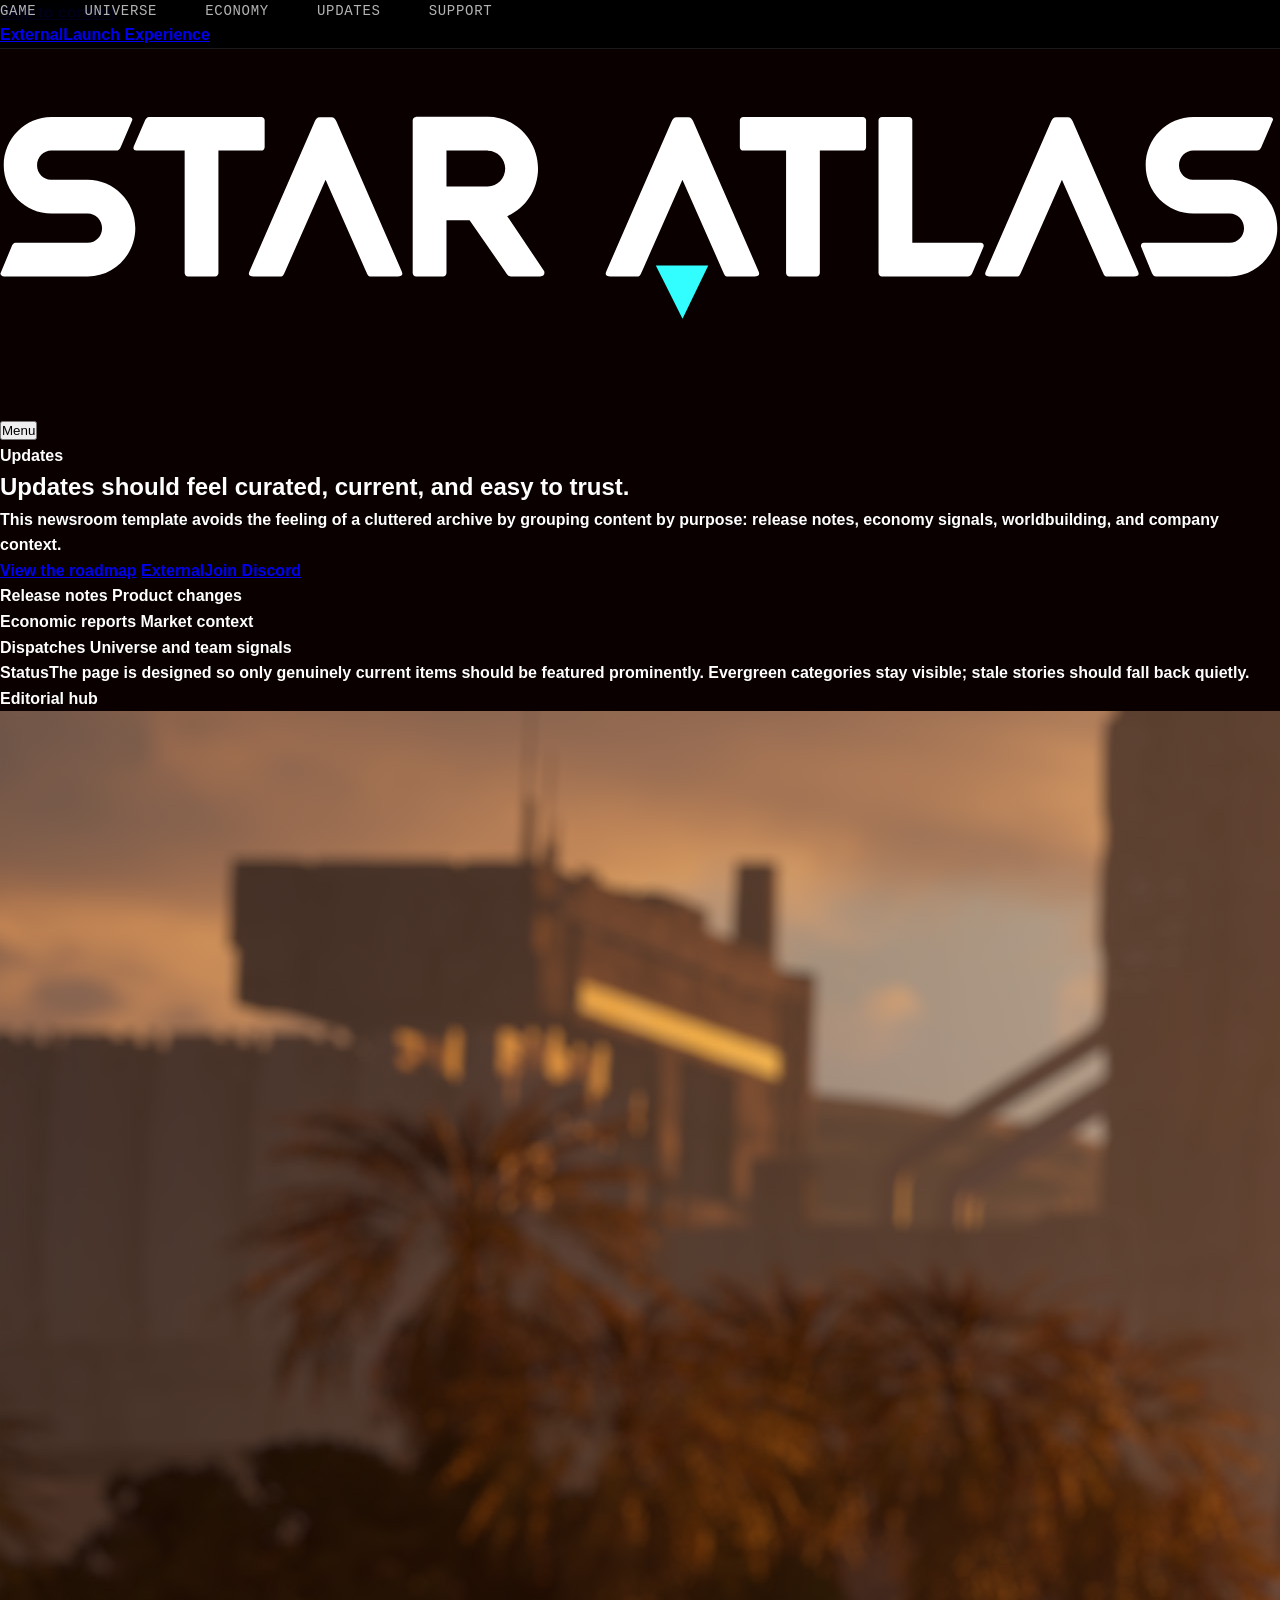
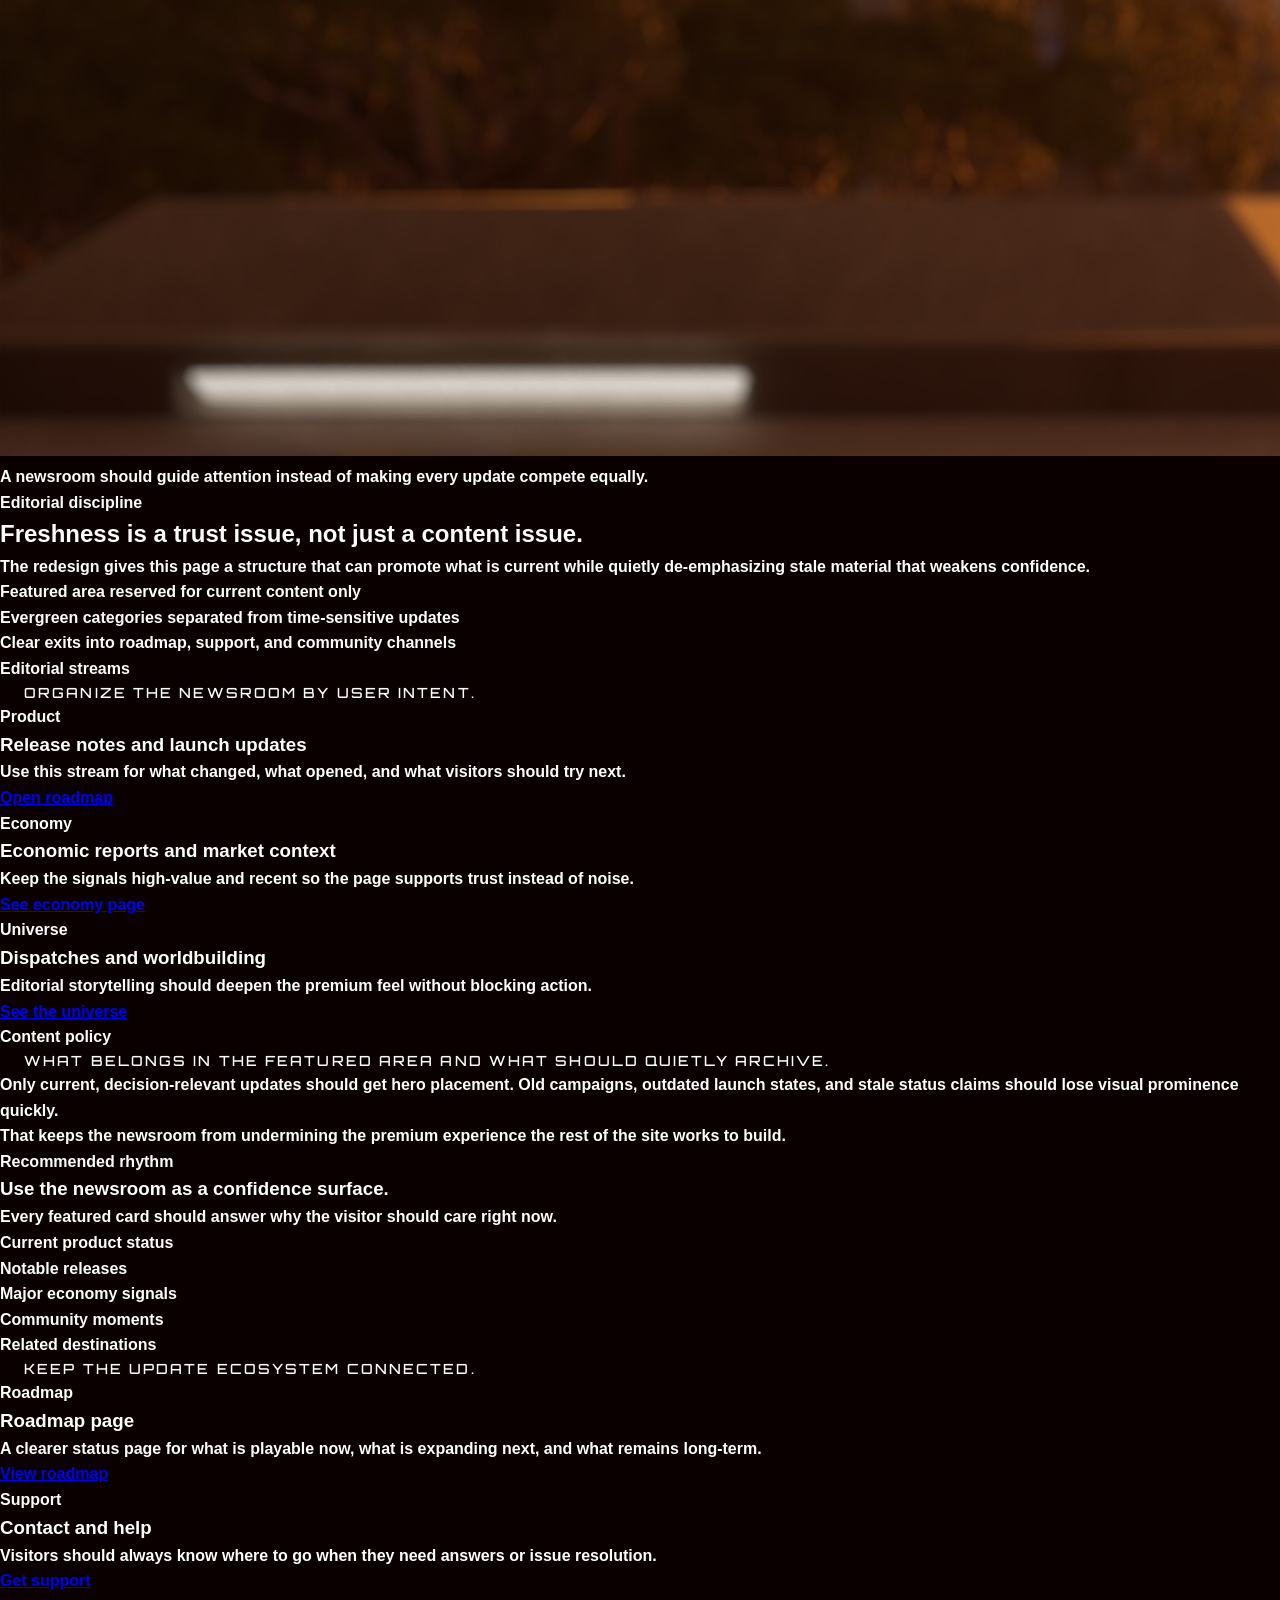
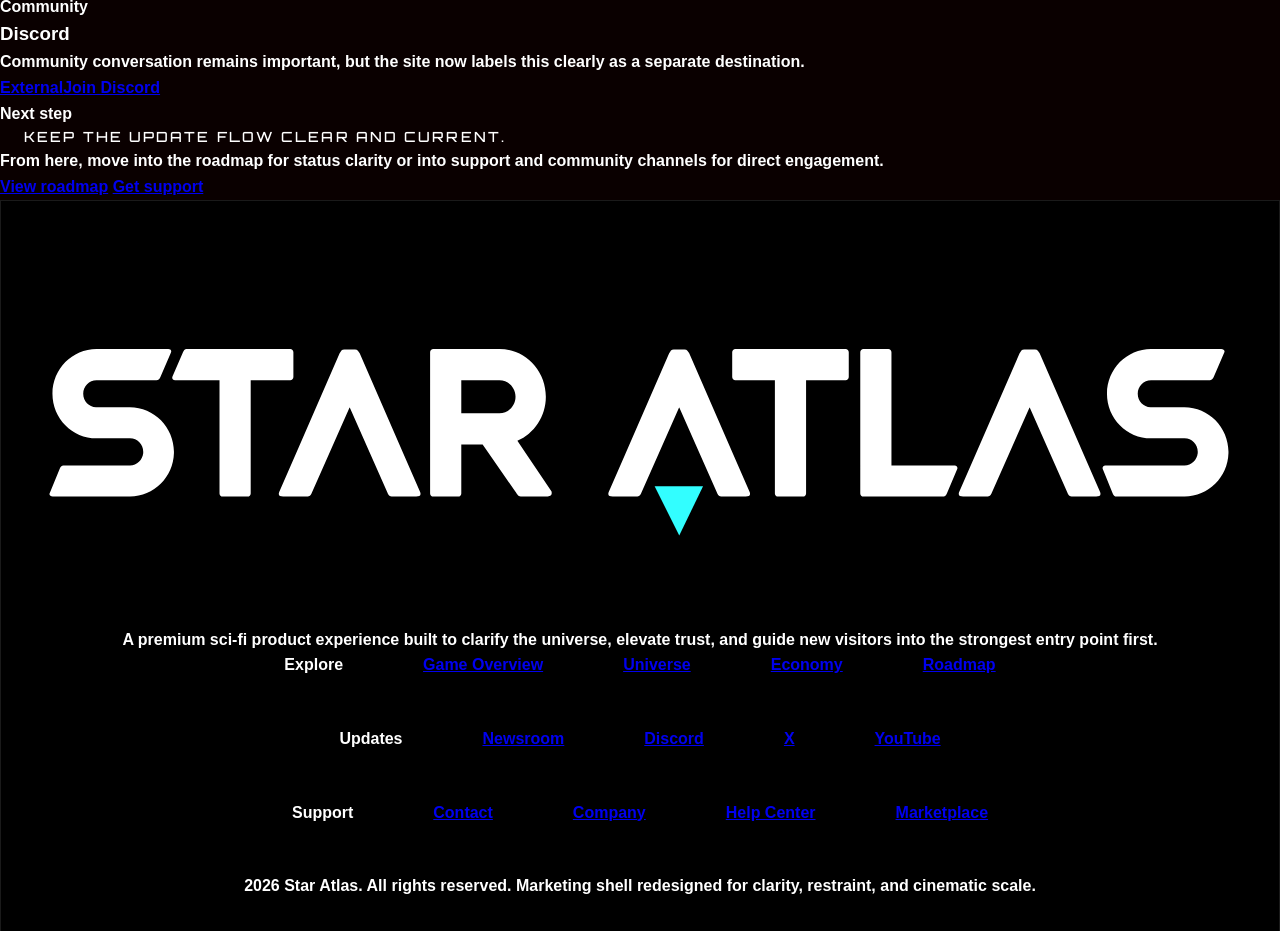
<file: newsroom/index.html>
<!DOCTYPE html>
<html lang="en">
<head>
    <meta charset="UTF-8">
    <meta name="viewport" content="width=device-width, initial-scale=1.0">
    <title>Newsroom | Star Atlas</title>
    <meta name="description" content="A premium newsroom hub for Star Atlas that organizes updates, editorial channels, and community signals without feeling stale or overloaded.">
    <meta name="keywords" content="Star Atlas, sci-fi game, space strategy, player driven economy, MMO, fleet command, browser game, marketplace">
    <meta name="robots" content="index,follow">
    <meta name="theme-color" content="#04060c">
    <meta name="author" content="ATMTA, Inc.">
    <link rel="canonical" href="https://staratlas.com/newsroom/">
    <link rel="icon" type="image/png" href="../Icon.png">
    <link rel="apple-touch-icon" href="../Icon.png">
    <meta property="og:type" content="website">
    <meta property="og:site_name" content="Star Atlas">
    <meta property="og:title" content="Newsroom | Star Atlas">
    <meta property="og:description" content="A premium newsroom hub for Star Atlas that organizes updates, editorial channels, and community signals without feeling stale or overloaded.">
    <meta property="og:url" content="https://staratlas.com/newsroom/">
    <meta property="og:image" content="https://staratlas.com/Icon.png">
    <meta property="og:locale" content="en_US">
    <meta name="twitter:card" content="summary_large_image">
    <meta name="twitter:site" content="@staratlas">
    <meta name="twitter:title" content="Newsroom | Star Atlas">
    <meta name="twitter:description" content="A premium newsroom hub for Star Atlas that organizes updates, editorial channels, and community signals without feeling stale or overloaded.">
    <meta name="twitter:image" content="https://staratlas.com/Icon.png">
    <link rel="stylesheet" href="../styles.css">
    <script type="application/ld+json">{"@context":"https://schema.org","@type":"CollectionPage","name":"Newsroom | Star Atlas","url":"https://staratlas.com/newsroom/","description":"A premium newsroom hub for Star Atlas that organizes updates, editorial channels, and community signals without feeling stale or overloaded.","isPartOf":{"@type":"WebSite","name":"Star Atlas","url":"https://staratlas.com"}}</script>
</head>
<body class="template-newsroom">
    <a class="skip-link" href="#main-content">Skip to content</a>
    
    <div class="site-background" aria-hidden="true">
        <div class="site-grid"></div>
        <div class="site-noise"></div>
        <div class="site-glow site-glow--one"></div>
        <div class="site-glow site-glow--two"></div>
        <div class="site-glow site-glow--three"></div>
    </div>
    
    <header class="site-header" data-header>
        <div class="container nav-shell">
            <a class="brand" href="../index.html" aria-label="Star Atlas home">
                <img src="../Logo.svg" alt="Star Atlas">
            </a>
            <button class="nav-toggle" type="button" aria-expanded="false" aria-controls="site-nav" data-nav-toggle>Menu</button>
            <nav class="site-nav" id="site-nav" data-nav>
                <div class="nav-links"><a class="nav-link" href="../game/">Game</a><a class="nav-link" href="../game/life-in-galia/">Universe</a><a class="nav-link" href="../economy/">Economy</a><a class="nav-link" href="../newsroom/" aria-current="page">Updates</a><a class="nav-link" href="../contact/">Support</a></div>
                <div class="nav-actions">
                    <a class="button button-secondary" href="https://play.staratlas.com/" target="_blank" rel="noopener noreferrer"><span class="button-tag">External</span><span>Launch Experience</span></a>
                </div>
            </nav>
        </div>
    </header>
    <main id="main-content" class="page-main">
        <section class="page-section page-hero">
            <div class="container page-hero-grid">
                <div class="page-hero-copy" data-reveal>
                    <p class="eyebrow">Updates</p>
                    <h1 class="display-title page-display">Updates should feel curated, current, and easy to trust.</h1>
                    <p class="hero-lede">This newsroom template avoids the feeling of a cluttered archive by grouping content by purpose: release notes, economy signals, worldbuilding, and company context.</p>
                    <div class="hero-actions">
                        <a class="button button-primary" href="../roadmap/"><span>View the roadmap</span></a>
                        <a class="button button-secondary" href="https://discord.gg/staratlas" target="_blank" rel="noopener noreferrer"><span class="button-tag">External</span><span>Join Discord</span></a>
                    </div>
                    
        <div class="stat-grid" data-reveal style="--reveal-delay: 120ms;">
            
                        <div class="stat-chip">
                            <strong>Release notes</strong>
                            <span>Product changes</span>
                        </div>
                        <div class="stat-chip">
                            <strong>Economic reports</strong>
                            <span>Market context</span>
                        </div>
                        <div class="stat-chip">
                            <strong>Dispatches</strong>
                            <span>Universe and team signals</span>
                        </div>
        </div>
                    <div class="utility-line"><strong>Status</strong><span>The page is designed so only genuinely current items should be featured prominently. Evergreen categories stay visible; stale stories should fall back quietly.</span></div>
                </div>
                <div class="hero-media">
                    <div data-reveal style="--reveal-delay: 120ms;">
        <div class="media-frame page-media-frame">
            <div class="media-badge">Editorial hub</div>
            <img src="../src/community/comm-bg.jpg" alt="Star Atlas newsroom atmosphere" loading="eager" decoding="async">
            <p class="media-caption">A newsroom should guide attention instead of making every update compete equally.</p>
        </div></div>
                    
        <aside class="page-hero-panel" data-reveal style="--reveal-delay: 180ms;">
            <p class="card-kicker">Editorial discipline</p>
            <h2 class="card-title">Freshness is a trust issue, not just a content issue.</h2>
            <p class="hero-panel-copy">The redesign gives this page a structure that can promote what is current while quietly de-emphasizing stale material that weakens confidence.</p>
            
        <ul class="bullet-list">
            <li>Featured area reserved for current content only</li><li>Evergreen categories separated from time-sensitive updates</li><li>Clear exits into roadmap, support, and community channels</li>
        </ul>
        </aside>
                </div>
            </div>
        </section>
        
    <section class="page-section">
        <div class="container">
            
        <div class="section-heading" data-reveal>
            <p class="eyebrow">Editorial streams</p>
            <h2 class="section-title">Organize the newsroom by user intent.</h2>
            
        </div>
            <div class="card-grid columns-3">
                <article class="surface-card" data-reveal style="--reveal-delay: 0ms;">
                    <div class="card-content">
                        <p class="card-kicker">Product</p>
                        <h3 class="card-title">Release notes and launch updates</h3>
                        <p class="card-copy">Use this stream for what changed, what opened, and what visitors should try next.</p>
                        
                        
                        <a class="button button-ghost" href="../roadmap/"><span>Open roadmap</span></a>
                    </div>
                </article>
                <article class="surface-card" data-reveal style="--reveal-delay: 80ms;">
                    <div class="card-content">
                        <p class="card-kicker">Economy</p>
                        <h3 class="card-title">Economic reports and market context</h3>
                        <p class="card-copy">Keep the signals high-value and recent so the page supports trust instead of noise.</p>
                        
                        
                        <a class="button button-ghost" href="../economy/"><span>See economy page</span></a>
                    </div>
                </article>
                <article class="surface-card" data-reveal style="--reveal-delay: 160ms;">
                    <div class="card-content">
                        <p class="card-kicker">Universe</p>
                        <h3 class="card-title">Dispatches and worldbuilding</h3>
                        <p class="card-copy">Editorial storytelling should deepen the premium feel without blocking action.</p>
                        
                        
                        <a class="button button-ghost" href="../game/life-in-galia/"><span>See the universe</span></a>
                    </div>
                </article></div>
        </div>
    </section>
    <section class="page-section">
        <div class="container">
            
        <div class="section-heading" data-reveal>
            <p class="eyebrow">Content policy</p>
            <h2 class="section-title">What belongs in the featured area and what should quietly archive.</h2>
            
        </div>
            <div class="story-grid">
                <article class="surface-card story-copy" data-reveal>
                    <p>Only current, decision-relevant updates should get hero placement. Old campaigns, outdated launch states, and stale status claims should lose visual prominence quickly.</p><p>That keeps the newsroom from undermining the premium experience the rest of the site works to build.</p>
                    
                    
                </article>
                <aside class="surface-card story-aside" data-reveal style="--reveal-delay: 120ms;">
                    <p class="card-kicker">Recommended rhythm</p>
                    <h3 class="card-title">Use the newsroom as a confidence surface.</h3>
                    <p class="story-note">Every featured card should answer why the visitor should care right now.</p>
                    
        <div class="pill-list">
            <div class="pill-item">Current product status</div><div class="pill-item">Notable releases</div><div class="pill-item">Major economy signals</div><div class="pill-item">Community moments</div>
        </div>
                    
                    
                </aside>
            </div>
        </div>
    </section>
    <section class="page-section">
        <div class="container">
            
        <div class="section-heading" data-reveal>
            <p class="eyebrow">Related destinations</p>
            <h2 class="section-title">Keep the update ecosystem connected.</h2>
            
        </div>
            <div class="card-grid columns-3">
                <article class="surface-card" data-reveal style="--reveal-delay: 0ms;">
                    <div class="card-content">
                        <p class="card-kicker">Roadmap</p>
                        <h3 class="card-title">Roadmap page</h3>
                        <p class="card-copy">A clearer status page for what is playable now, what is expanding next, and what remains long-term.</p>
                        
                        
                        <a class="button button-ghost" href="../roadmap/"><span>View roadmap</span></a>
                    </div>
                </article>
                <article class="surface-card" data-reveal style="--reveal-delay: 80ms;">
                    <div class="card-content">
                        <p class="card-kicker">Support</p>
                        <h3 class="card-title">Contact and help</h3>
                        <p class="card-copy">Visitors should always know where to go when they need answers or issue resolution.</p>
                        
                        
                        <a class="button button-ghost" href="../contact/"><span>Get support</span></a>
                    </div>
                </article>
                <article class="surface-card" data-reveal style="--reveal-delay: 160ms;">
                    <div class="card-content">
                        <p class="card-kicker">Community</p>
                        <h3 class="card-title">Discord</h3>
                        <p class="card-copy">Community conversation remains important, but the site now labels this clearly as a separate destination.</p>
                        
                        
                        <a class="button button-ghost" href="https://discord.gg/staratlas" target="_blank" rel="noopener noreferrer"><span class="button-tag">External</span><span>Join Discord</span></a>
                    </div>
                </article></div>
        </div>
    </section>
        
    <section class="page-section">
        <div class="container">
            <div class="surface-card cta-banner" data-reveal>
                <div>
                    <p class="eyebrow">Next step</p>
                    <h2 class="section-title">Keep the update flow clear and current.</h2>
                    <p class="section-copy">From here, move into the roadmap for status clarity or into support and community channels for direct engagement.</p>
                </div>
                <div class="cta-banner-actions">
                    <a class="button button-primary" href="../roadmap/"><span>View roadmap</span></a>
                    <a class="button button-secondary" href="../contact/"><span>Get support</span></a>
                </div>
            </div>
        </div>
    </section>
    </main>
    
    <footer class="site-footer">
        <div class="container">
            <div class="surface-card footer-shell">
                <div class="footer-grid">
                    <div class="footer-brand">
                        <a class="brand" href="../index.html" aria-label="Star Atlas home">
                            <img src="../Logo.svg" alt="Star Atlas">
                        </a>
                        <p class="footer-description">A premium sci-fi product experience built to clarify the universe, elevate trust, and guide new visitors into the strongest entry point first.</p>
                    </div>
                    
                <div class="footer-links">
                    <p class="footer-label">Explore</p>
                    <a href="../game/">Game Overview</a><a href="../game/life-in-galia/">Universe</a><a href="../economy/">Economy</a><a href="../roadmap/">Roadmap</a>
                </div>
                <div class="footer-links">
                    <p class="footer-label">Updates</p>
                    <a href="../newsroom/">Newsroom</a><a href="https://discord.gg/staratlas" target="_blank" rel="noopener noreferrer">Discord</a><a href="https://x.com/staratlas" target="_blank" rel="noopener noreferrer">X</a><a href="https://www.youtube.com/channel/UCt-y8Npwje5KDG5MSZ0a9Jw" target="_blank" rel="noopener noreferrer">YouTube</a>
                </div>
                <div class="footer-links">
                    <p class="footer-label">Support</p>
                    <a href="../contact/">Contact</a><a href="../company/">Company</a><a href="https://support.staratlas.com/" target="_blank" rel="noopener noreferrer">Help Center</a><a href="https://play.staratlas.com/market/" target="_blank" rel="noopener noreferrer">Marketplace</a>
                </div>
                </div>
                <div class="footer-meta">
                    <span>2026 Star Atlas. All rights reserved.</span>
                    <span>Marketing shell redesigned for clarity, restraint, and cinematic scale.</span>
                </div>
            </div>
        </div>
    </footer>
    <script src="../src/main.js" defer></script>
</body>
</html>
</file>
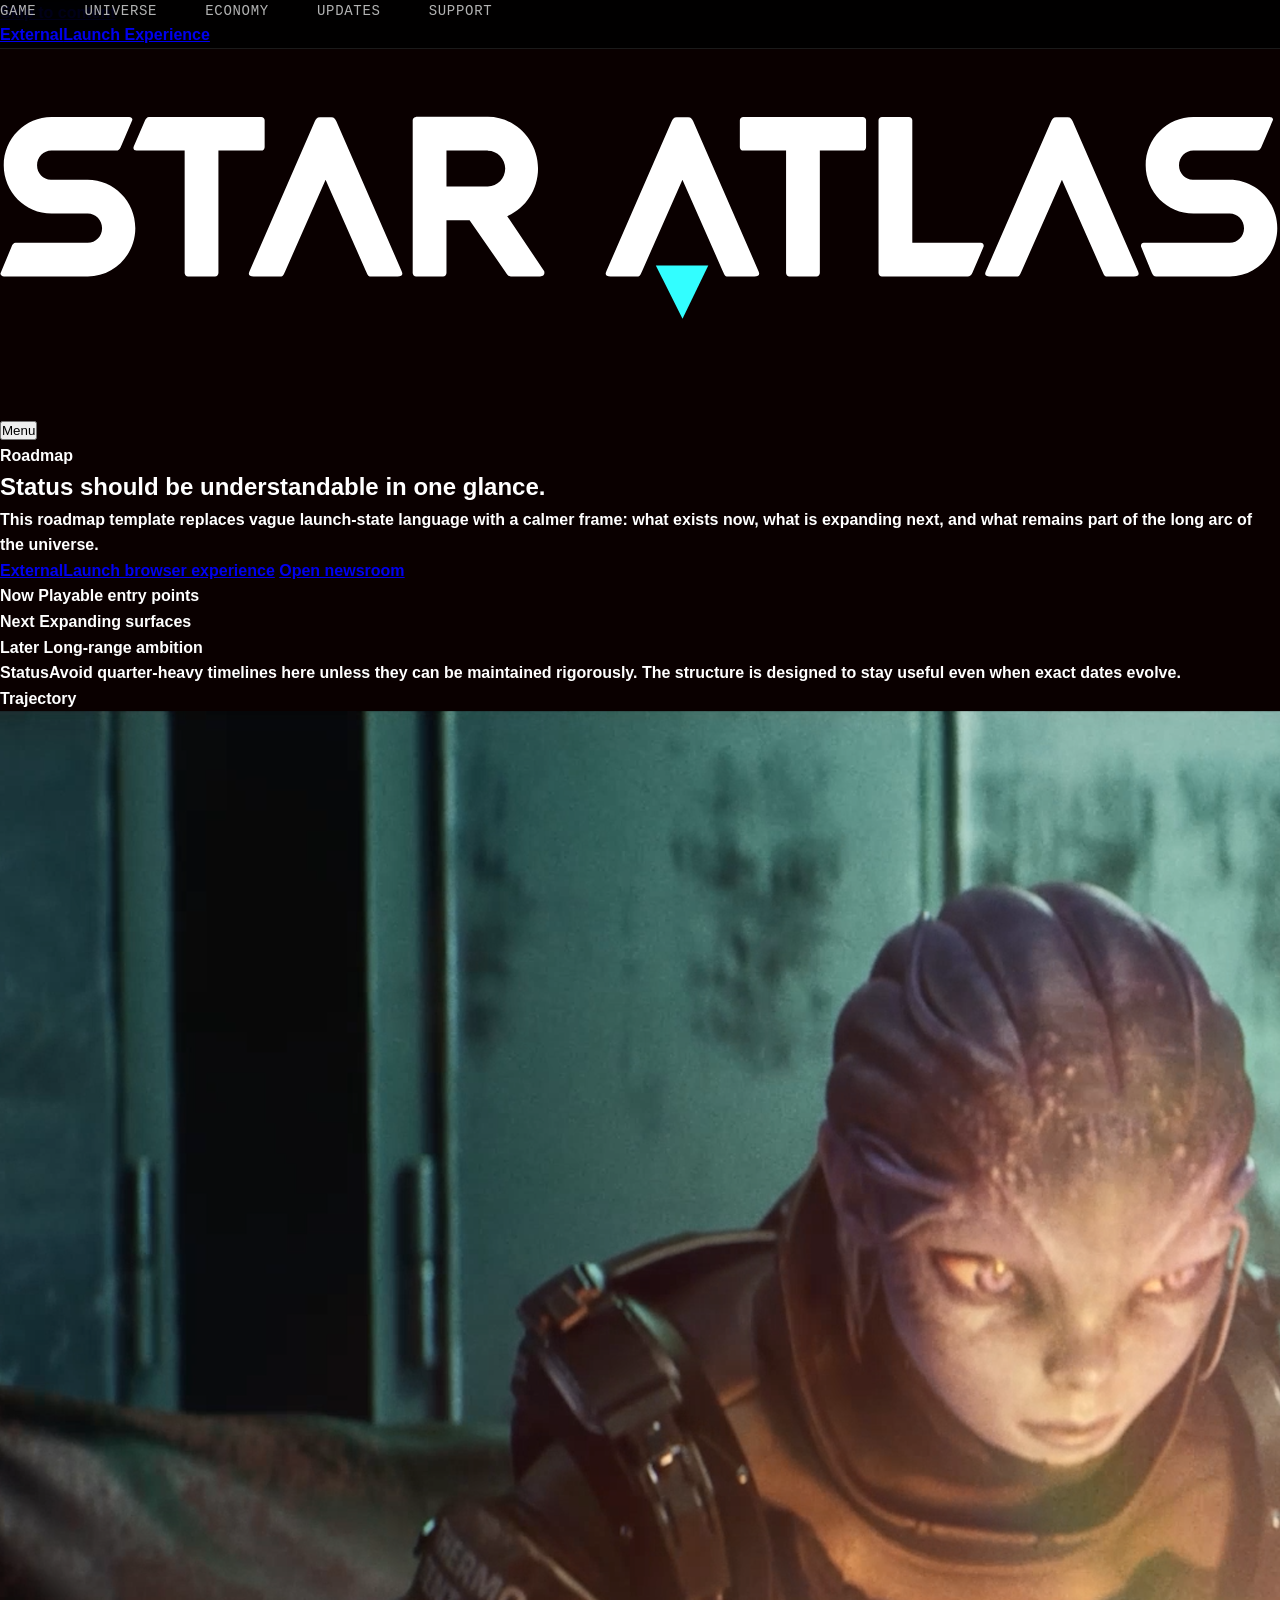
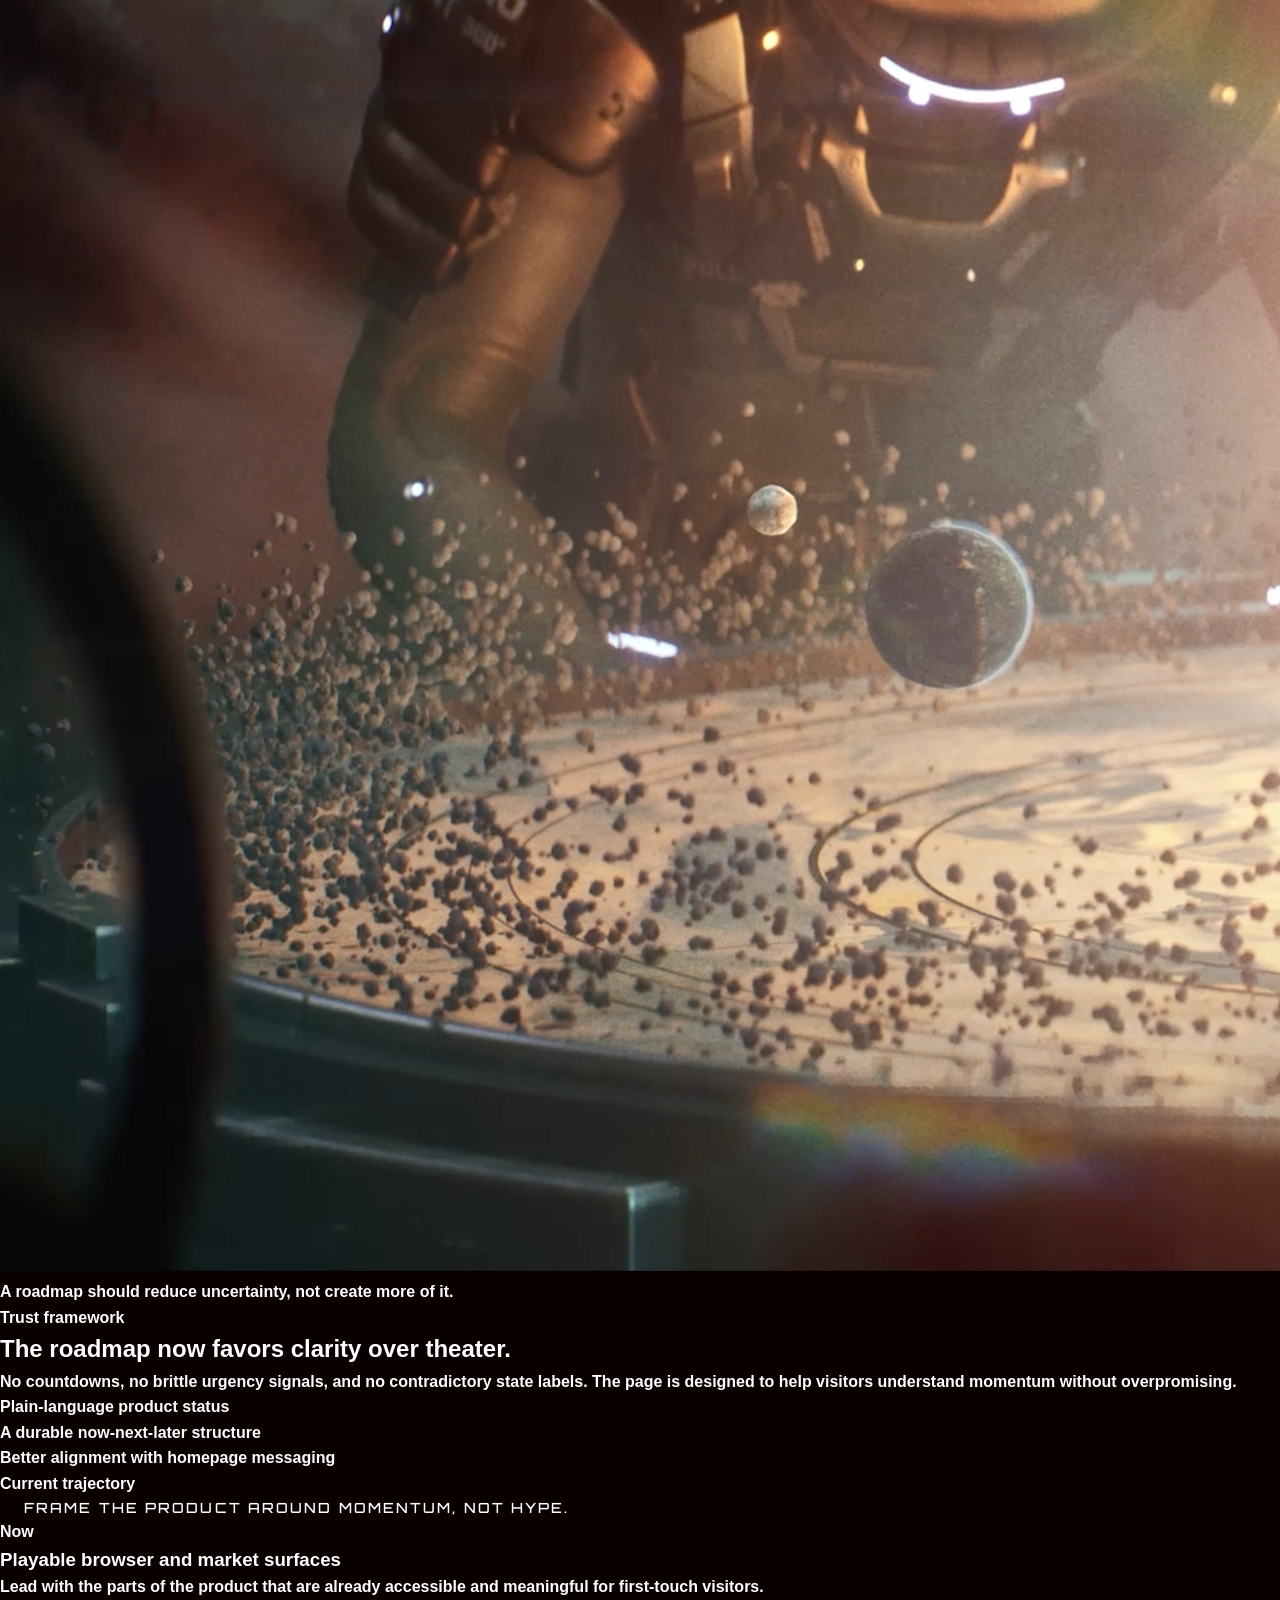
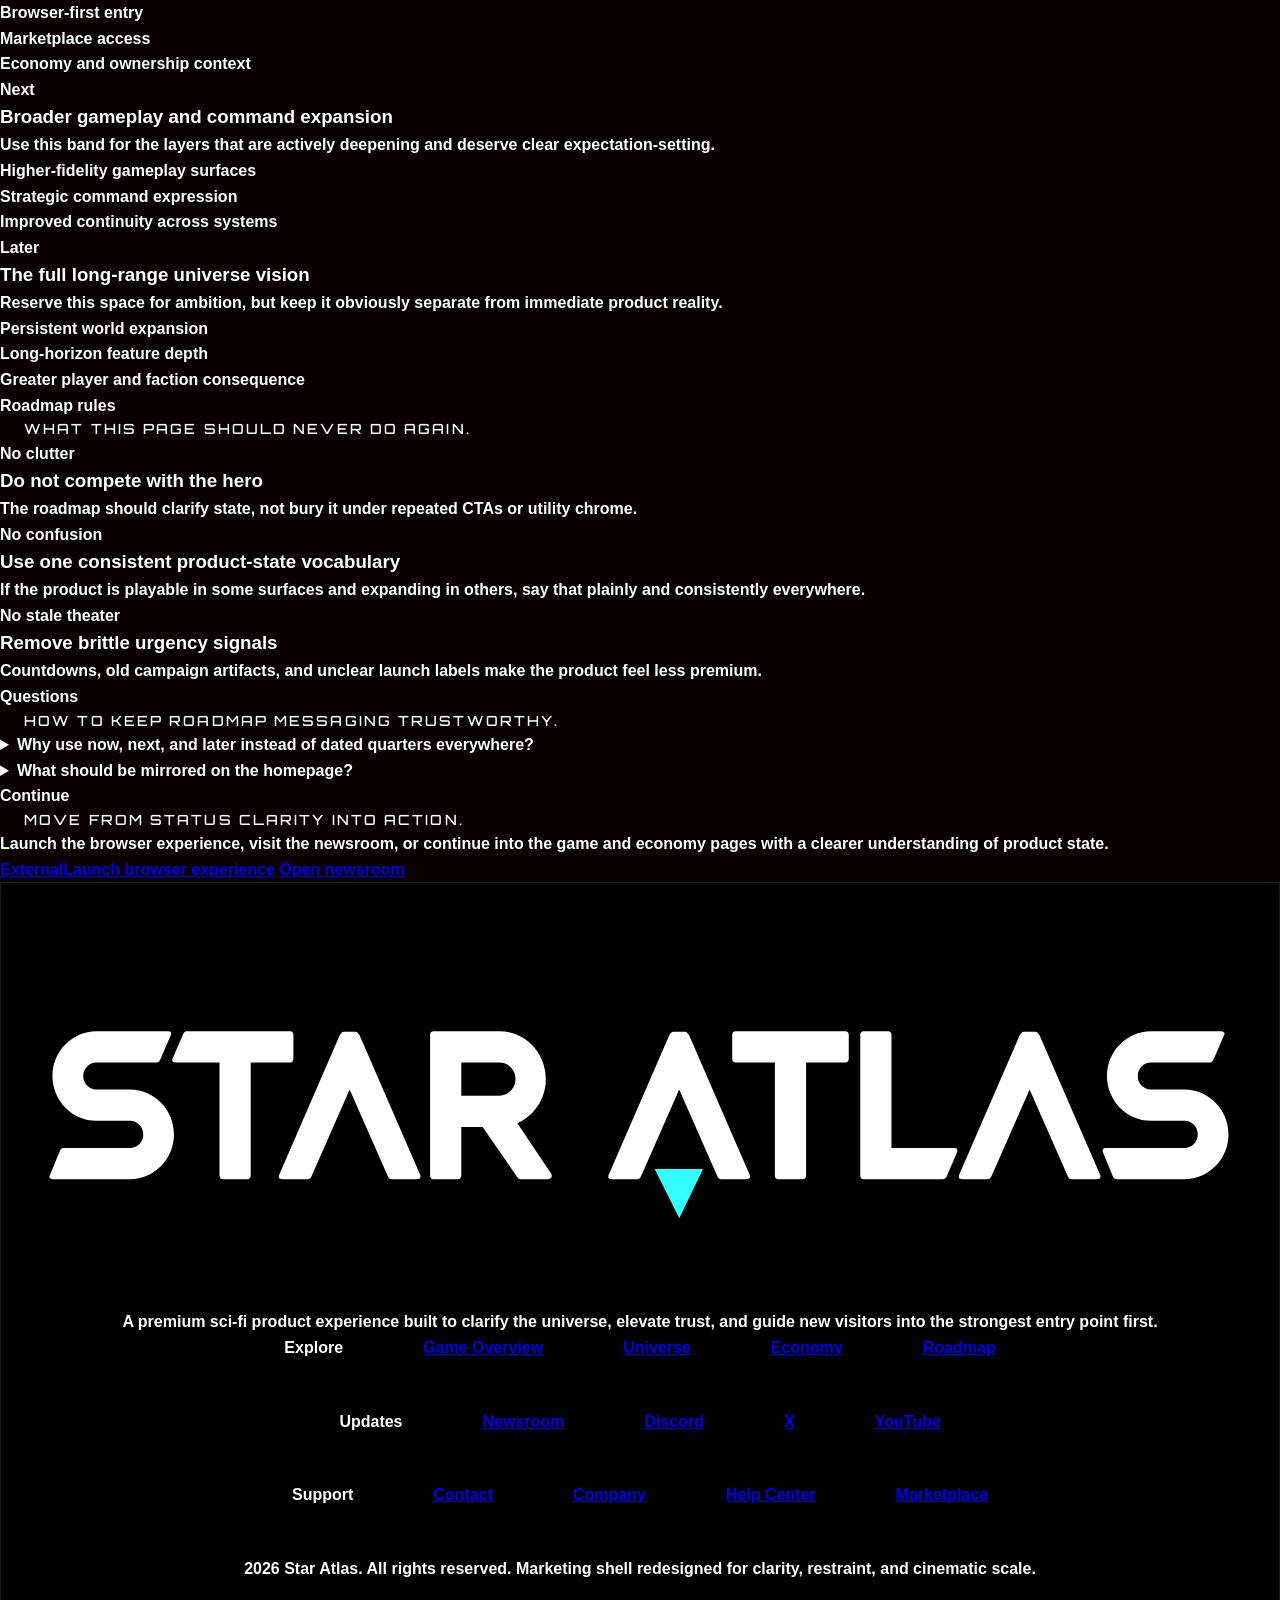
<file: roadmap/index.html>
<!DOCTYPE html>
<html lang="en">
<head>
    <meta charset="UTF-8">
    <meta name="viewport" content="width=device-width, initial-scale=1.0">
    <title>Roadmap | Star Atlas</title>
    <meta name="description" content="A roadmap page for Star Atlas that clarifies what is playable now, what is expanding next, and how long-term ambition is communicated without hype or confusion.">
    <meta name="keywords" content="Star Atlas, sci-fi game, space strategy, player driven economy, MMO, fleet command, browser game, marketplace">
    <meta name="robots" content="index,follow">
    <meta name="theme-color" content="#04060c">
    <meta name="author" content="ATMTA, Inc.">
    <link rel="canonical" href="https://staratlas.com/roadmap/">
    <link rel="icon" type="image/png" href="../Icon.png">
    <link rel="apple-touch-icon" href="../Icon.png">
    <meta property="og:type" content="website">
    <meta property="og:site_name" content="Star Atlas">
    <meta property="og:title" content="Roadmap | Star Atlas">
    <meta property="og:description" content="A roadmap page for Star Atlas that clarifies what is playable now, what is expanding next, and how long-term ambition is communicated without hype or confusion.">
    <meta property="og:url" content="https://staratlas.com/roadmap/">
    <meta property="og:image" content="https://staratlas.com/Icon.png">
    <meta property="og:locale" content="en_US">
    <meta name="twitter:card" content="summary_large_image">
    <meta name="twitter:site" content="@staratlas">
    <meta name="twitter:title" content="Roadmap | Star Atlas">
    <meta name="twitter:description" content="A roadmap page for Star Atlas that clarifies what is playable now, what is expanding next, and how long-term ambition is communicated without hype or confusion.">
    <meta name="twitter:image" content="https://staratlas.com/Icon.png">
    <link rel="stylesheet" href="../styles.css">
    <script type="application/ld+json">{"@context":"https://schema.org","@type":"WebPage","name":"Roadmap | Star Atlas","url":"https://staratlas.com/roadmap/","description":"A roadmap page for Star Atlas that clarifies what is playable now, what is expanding next, and how long-term ambition is communicated without hype or confusion.","isPartOf":{"@type":"WebSite","name":"Star Atlas","url":"https://staratlas.com"}}</script>
</head>
<body class="template-roadmap">
    <a class="skip-link" href="#main-content">Skip to content</a>
    
    <div class="site-background" aria-hidden="true">
        <div class="site-grid"></div>
        <div class="site-noise"></div>
        <div class="site-glow site-glow--one"></div>
        <div class="site-glow site-glow--two"></div>
        <div class="site-glow site-glow--three"></div>
    </div>
    
    <header class="site-header" data-header>
        <div class="container nav-shell">
            <a class="brand" href="../index.html" aria-label="Star Atlas home">
                <img src="../Logo.svg" alt="Star Atlas">
            </a>
            <button class="nav-toggle" type="button" aria-expanded="false" aria-controls="site-nav" data-nav-toggle>Menu</button>
            <nav class="site-nav" id="site-nav" data-nav>
                <div class="nav-links"><a class="nav-link" href="../game/">Game</a><a class="nav-link" href="../game/life-in-galia/">Universe</a><a class="nav-link" href="../economy/">Economy</a><a class="nav-link" href="../newsroom/" aria-current="page">Updates</a><a class="nav-link" href="../contact/">Support</a></div>
                <div class="nav-actions">
                    <a class="button button-secondary" href="https://play.staratlas.com/" target="_blank" rel="noopener noreferrer"><span class="button-tag">External</span><span>Launch Experience</span></a>
                </div>
            </nav>
        </div>
    </header>
    <main id="main-content" class="page-main">
        <section class="page-section page-hero">
            <div class="container page-hero-grid">
                <div class="page-hero-copy" data-reveal>
                    <p class="eyebrow">Roadmap</p>
                    <h1 class="display-title page-display">Status should be understandable in one glance.</h1>
                    <p class="hero-lede">This roadmap template replaces vague launch-state language with a calmer frame: what exists now, what is expanding next, and what remains part of the long arc of the universe.</p>
                    <div class="hero-actions">
                        <a class="button button-primary" href="https://play.staratlas.com/" target="_blank" rel="noopener noreferrer"><span class="button-tag">External</span><span>Launch browser experience</span></a>
                        <a class="button button-secondary" href="../newsroom/"><span>Open newsroom</span></a>
                    </div>
                    
        <div class="stat-grid" data-reveal style="--reveal-delay: 120ms;">
            
                        <div class="stat-chip">
                            <strong>Now</strong>
                            <span>Playable entry points</span>
                        </div>
                        <div class="stat-chip">
                            <strong>Next</strong>
                            <span>Expanding surfaces</span>
                        </div>
                        <div class="stat-chip">
                            <strong>Later</strong>
                            <span>Long-range ambition</span>
                        </div>
        </div>
                    <div class="utility-line"><strong>Status</strong><span>Avoid quarter-heavy timelines here unless they can be maintained rigorously. The structure is designed to stay useful even when exact dates evolve.</span></div>
                </div>
                <div class="hero-media">
                    <div data-reveal style="--reveal-delay: 120ms;">
    <div class="media-frame page-media-frame">
        <div class="media-badge">Trajectory</div>
        <video data-ambient-video autoplay muted loop playsinline preload="metadata" poster="../src/GAME section/Top-down RTS View/Thumbnail Images/RTS_Slide_1_ImageThumbnail.png" aria-label="Star Atlas roadmap trajectory preview">
            <source src="../src/Reduced/Tds Slide 1 Fleetcommand.mp4" type="video/mp4">
        </video>
        <p class="media-caption">A roadmap should reduce uncertainty, not create more of it.</p>
    </div></div>
                    
        <aside class="page-hero-panel" data-reveal style="--reveal-delay: 180ms;">
            <p class="card-kicker">Trust framework</p>
            <h2 class="card-title">The roadmap now favors clarity over theater.</h2>
            <p class="hero-panel-copy">No countdowns, no brittle urgency signals, and no contradictory state labels. The page is designed to help visitors understand momentum without overpromising.</p>
            
        <ul class="bullet-list">
            <li>Plain-language product status</li><li>A durable now-next-later structure</li><li>Better alignment with homepage messaging</li>
        </ul>
        </aside>
                </div>
            </div>
        </section>
        
    <section class="page-section">
        <div class="container">
            
        <div class="section-heading" data-reveal>
            <p class="eyebrow">Current trajectory</p>
            <h2 class="section-title">Frame the product around momentum, not hype.</h2>
            
        </div>
            <div class="timeline-grid">
                <article class="timeline-card" data-reveal style="--reveal-delay: 0ms;">
                    <p class="phase-tag">Now</p>
                    <h3 class="card-title">Playable browser and market surfaces</h3>
                    <p class="card-copy">Lead with the parts of the product that are already accessible and meaningful for first-touch visitors.</p>
                    
        <ul class="bullet-list">
            <li>Browser-first entry</li><li>Marketplace access</li><li>Economy and ownership context</li>
        </ul>
                </article>
                <article class="timeline-card" data-reveal style="--reveal-delay: 90ms;">
                    <p class="phase-tag">Next</p>
                    <h3 class="card-title">Broader gameplay and command expansion</h3>
                    <p class="card-copy">Use this band for the layers that are actively deepening and deserve clear expectation-setting.</p>
                    
        <ul class="bullet-list">
            <li>Higher-fidelity gameplay surfaces</li><li>Strategic command expression</li><li>Improved continuity across systems</li>
        </ul>
                </article>
                <article class="timeline-card" data-reveal style="--reveal-delay: 180ms;">
                    <p class="phase-tag">Later</p>
                    <h3 class="card-title">The full long-range universe vision</h3>
                    <p class="card-copy">Reserve this space for ambition, but keep it obviously separate from immediate product reality.</p>
                    
        <ul class="bullet-list">
            <li>Persistent world expansion</li><li>Long-horizon feature depth</li><li>Greater player and faction consequence</li>
        </ul>
                </article></div>
        </div>
    </section>
    <section class="page-section">
        <div class="container">
            
        <div class="section-heading" data-reveal>
            <p class="eyebrow">Roadmap rules</p>
            <h2 class="section-title">What this page should never do again.</h2>
            
        </div>
            <div class="card-grid columns-3">
                <article class="surface-card" data-reveal style="--reveal-delay: 0ms;">
                    <div class="card-content">
                        <p class="card-kicker">No clutter</p>
                        <h3 class="card-title">Do not compete with the hero</h3>
                        <p class="card-copy">The roadmap should clarify state, not bury it under repeated CTAs or utility chrome.</p>
                        
                        
                        
                    </div>
                </article>
                <article class="surface-card" data-reveal style="--reveal-delay: 80ms;">
                    <div class="card-content">
                        <p class="card-kicker">No confusion</p>
                        <h3 class="card-title">Use one consistent product-state vocabulary</h3>
                        <p class="card-copy">If the product is playable in some surfaces and expanding in others, say that plainly and consistently everywhere.</p>
                        
                        
                        
                    </div>
                </article>
                <article class="surface-card" data-reveal style="--reveal-delay: 160ms;">
                    <div class="card-content">
                        <p class="card-kicker">No stale theater</p>
                        <h3 class="card-title">Remove brittle urgency signals</h3>
                        <p class="card-copy">Countdowns, old campaign artifacts, and unclear launch labels make the product feel less premium.</p>
                        
                        
                        
                    </div>
                </article></div>
        </div>
    </section>
    <section class="page-section">
        <div class="container">
            
        <div class="section-heading" data-reveal>
            <p class="eyebrow">Questions</p>
            <h2 class="section-title">How to keep roadmap messaging trustworthy.</h2>
            
        </div>
            <div class="disclosure-list">
                <details class="disclosure" data-reveal style="--reveal-delay: 0ms;">
                    <summary>Why use now, next, and later instead of dated quarters everywhere?</summary>
                    <div class="disclosure-body">Because this structure stays useful when schedules shift and avoids the trust erosion that comes from stale date promises.</div>
                </details>
                <details class="disclosure" data-reveal style="--reveal-delay: 70ms;">
                    <summary>What should be mirrored on the homepage?</summary>
                    <div class="disclosure-body">Only the high-level status summary. The detailed explanation lives here so the homepage stays calm and focused.</div>
                </details></div>
        </div>
    </section>
        
    <section class="page-section">
        <div class="container">
            <div class="surface-card cta-banner" data-reveal>
                <div>
                    <p class="eyebrow">Continue</p>
                    <h2 class="section-title">Move from status clarity into action.</h2>
                    <p class="section-copy">Launch the browser experience, visit the newsroom, or continue into the game and economy pages with a clearer understanding of product state.</p>
                </div>
                <div class="cta-banner-actions">
                    <a class="button button-primary" href="https://play.staratlas.com/" target="_blank" rel="noopener noreferrer"><span class="button-tag">External</span><span>Launch browser experience</span></a>
                    <a class="button button-secondary" href="../newsroom/"><span>Open newsroom</span></a>
                </div>
            </div>
        </div>
    </section>
    </main>
    
    <footer class="site-footer">
        <div class="container">
            <div class="surface-card footer-shell">
                <div class="footer-grid">
                    <div class="footer-brand">
                        <a class="brand" href="../index.html" aria-label="Star Atlas home">
                            <img src="../Logo.svg" alt="Star Atlas">
                        </a>
                        <p class="footer-description">A premium sci-fi product experience built to clarify the universe, elevate trust, and guide new visitors into the strongest entry point first.</p>
                    </div>
                    
                <div class="footer-links">
                    <p class="footer-label">Explore</p>
                    <a href="../game/">Game Overview</a><a href="../game/life-in-galia/">Universe</a><a href="../economy/">Economy</a><a href="../roadmap/">Roadmap</a>
                </div>
                <div class="footer-links">
                    <p class="footer-label">Updates</p>
                    <a href="../newsroom/">Newsroom</a><a href="https://discord.gg/staratlas" target="_blank" rel="noopener noreferrer">Discord</a><a href="https://x.com/staratlas" target="_blank" rel="noopener noreferrer">X</a><a href="https://www.youtube.com/channel/UCt-y8Npwje5KDG5MSZ0a9Jw" target="_blank" rel="noopener noreferrer">YouTube</a>
                </div>
                <div class="footer-links">
                    <p class="footer-label">Support</p>
                    <a href="../contact/">Contact</a><a href="../company/">Company</a><a href="https://support.staratlas.com/" target="_blank" rel="noopener noreferrer">Help Center</a><a href="https://play.staratlas.com/market/" target="_blank" rel="noopener noreferrer">Marketplace</a>
                </div>
                </div>
                <div class="footer-meta">
                    <span>2026 Star Atlas. All rights reserved.</span>
                    <span>Marketing shell redesigned for clarity, restraint, and cinematic scale.</span>
                </div>
            </div>
        </div>
    </footer>
    <script src="../src/main.js" defer></script>
</body>
</html>
</file>
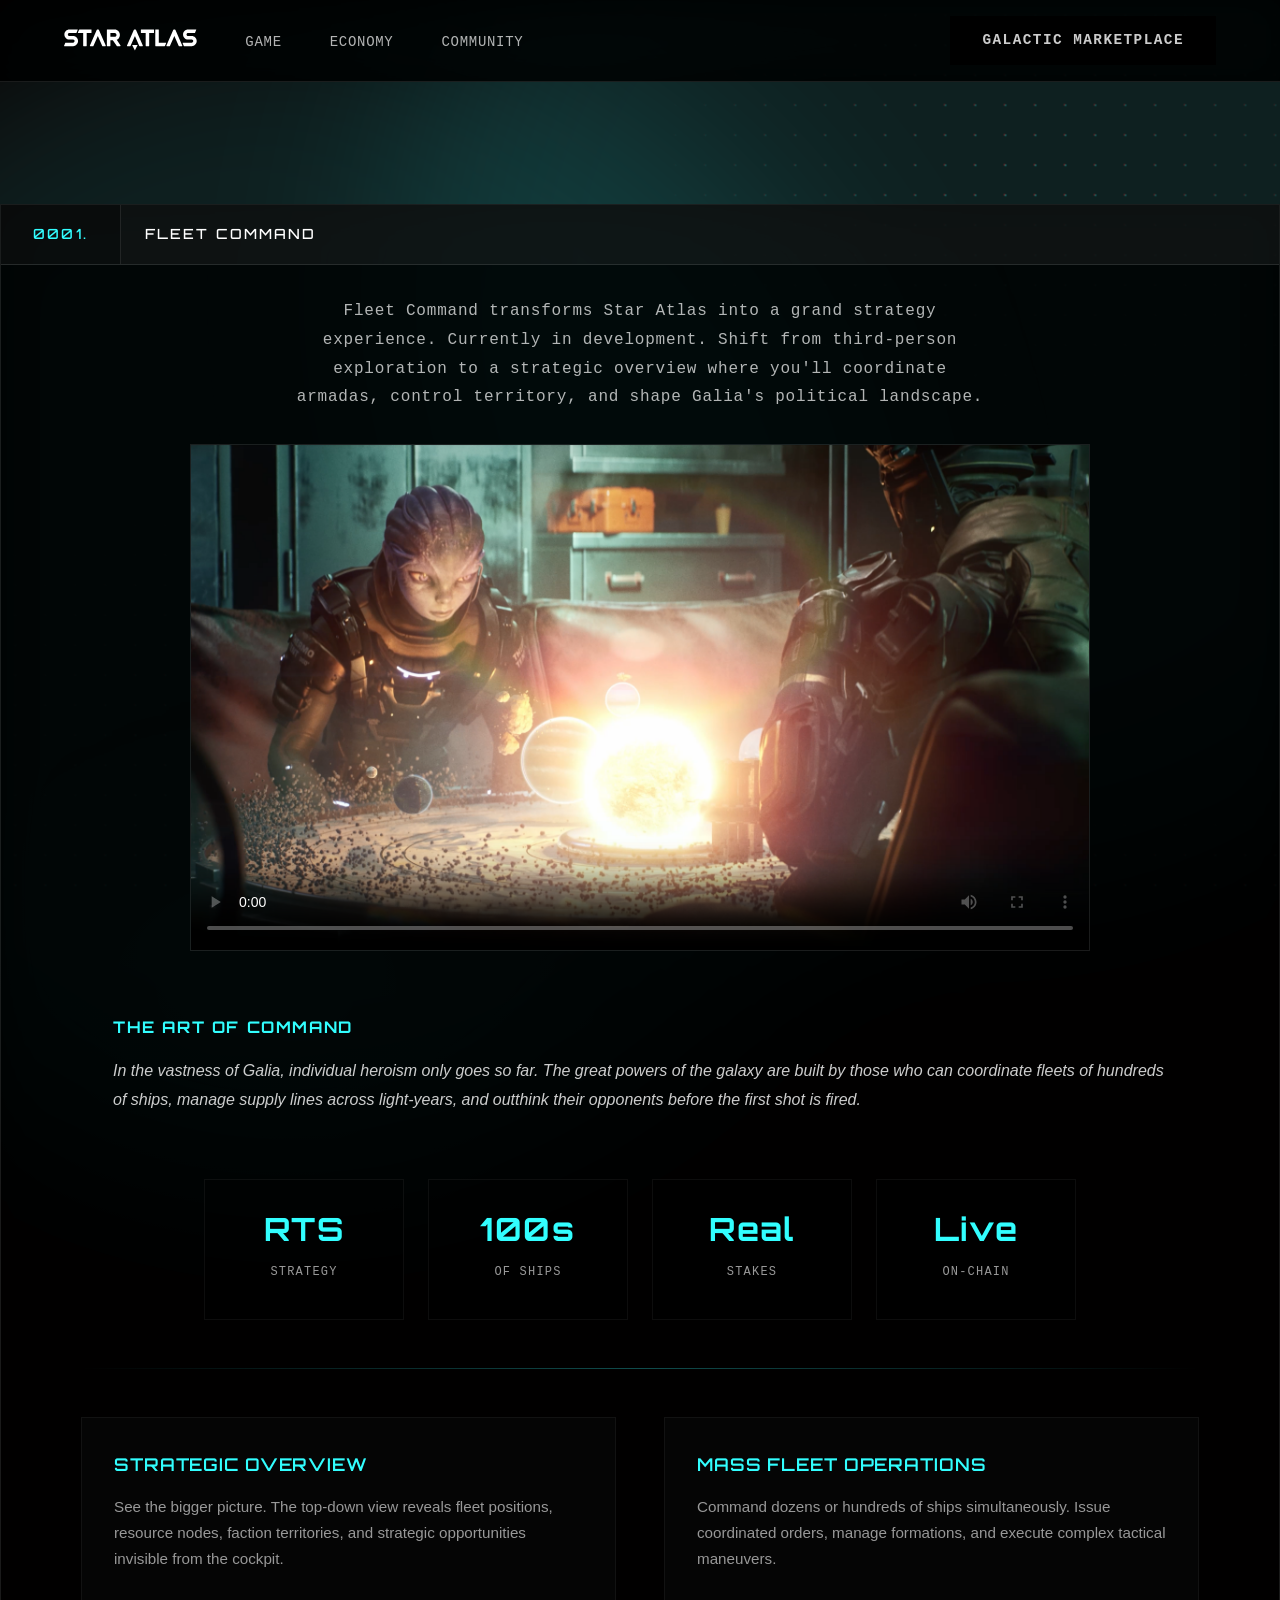
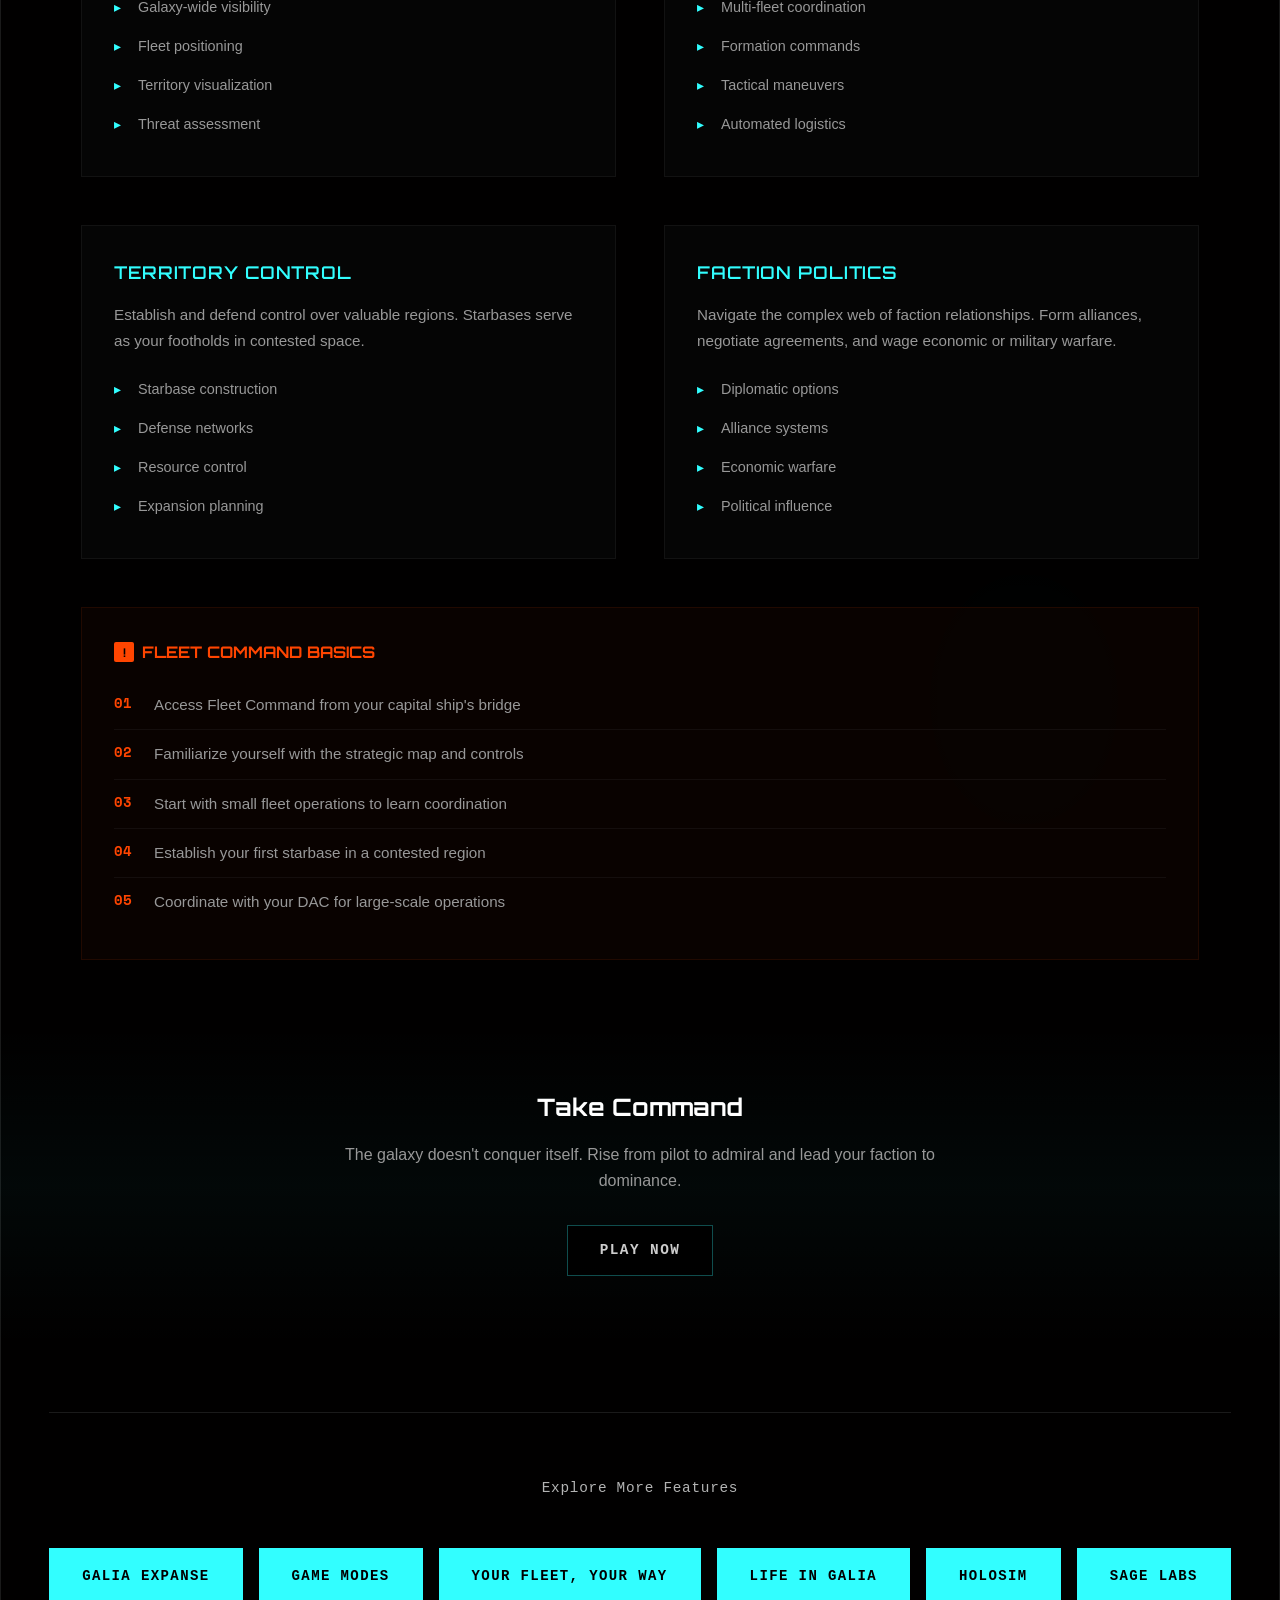
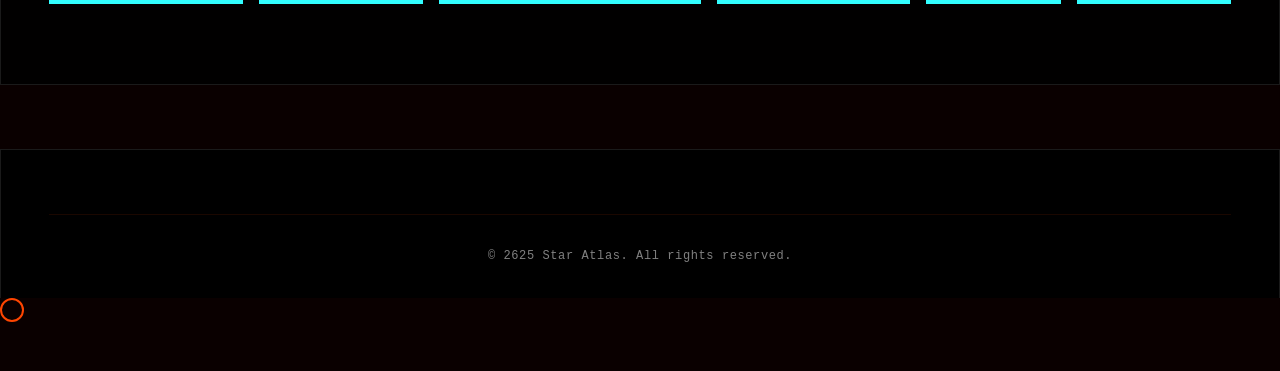
<file: game/fleet-command/index.html>
<!DOCTYPE html>
<html lang="en">
<head>
  <meta charset="UTF-8">
  <meta name="viewport" content="width=device-width, initial-scale=1.0">
  <title>Fleet Command | Star Atlas</title>
  <meta name="description" content="Command vast fleets from a strategic top-down RTS view in Star Atlas. Dominate territories, manage resources, and outmaneuver rival factions." />
  <meta name="keywords" content="Star Atlas, AAA MMO, space exploration, space game, MMO, blockchain game, play to earn, Solana, Galia, fleet command, sci-fi MMO" />
  <meta name="robots" content="index,follow" />
  <meta name="theme-color" content="#000000" />
  <meta name="author" content="ATMTA, Inc." />
  <link rel="canonical" href="https://staratlas.com/game/fleet-command/" />

  <meta property="og:type" content="website" />
  <meta property="og:site_name" content="Star Atlas" />
  <meta property="og:title" content="Fleet Command | Star Atlas" />
  <meta property="og:description" content="Command vast fleets from a strategic top-down RTS view in Star Atlas. Dominate territories, manage resources, and outmaneuver rival factions." />
  <meta property="og:url" content="https://staratlas.com/game/fleet-command/" />
  <meta property="og:image" content="https://staratlas.com/Icon.png" />
  <meta property="og:locale" content="en_US" />

  <meta name="twitter:card" content="summary_large_image" />
  <meta name="twitter:site" content="@staratlas" />
  <meta name="twitter:title" content="Fleet Command | Star Atlas" />
  <meta name="twitter:description" content="Command vast fleets from a strategic top-down RTS view in Star Atlas. Dominate territories, manage resources, and outmaneuver rival factions." />
  <meta name="twitter:image" content="https://staratlas.com/Icon.png" />

  <link rel="icon" type="image/png" href="../../Icon.png">
  <link rel="apple-touch-icon" href="../../Icon.png">
  <link rel="preconnect" href="https://fonts.googleapis.com">
  <link rel="preconnect" href="https://fonts.gstatic.com" crossorigin>
  <link href="https://fonts.googleapis.com/css2?family=Space+Mono:wght@400;700&family=Orbitron:wght@400;500;600;700&display=swap" rel="stylesheet">
  <link rel="stylesheet" href="../../styles.css">

  <script type="application/ld+json">{"@context":"https://schema.org","@type":"WebPage","name":"Fleet Command | Star Atlas","url":"https://staratlas.com/game/fleet-command/","description":"Command vast fleets from a strategic top-down RTS view in Star Atlas. Dominate territories, manage resources, and outmaneuver rival factions.","isPartOf":{"@type":"WebSite","name":"Star Atlas","url":"https://staratlas.com"}}</script>
</head>
<body>
  <div class="loading-bar" id="loadingBar"></div>
  <div class="grid-container">
    <div class="grid-layer dots"></div>
    <div class="grid-layer grid"></div>
    <div class="grid-layer accent"></div>
  </div>
  <div class="mouse-spotlight"></div>
  <div class="glow-container">
    <div class="glow"></div>
    <div class="glow"></div>
    <div class="glow"></div>
  </div>

  <nav>
    <div class="nav-main">
      <div class="nav-container">
        <div class="logo">
          <a href="../../index.html" aria-label="Star Atlas Home">
            <img src="../../Logo.svg" alt="Star Atlas">
          </a>
        </div>
        <button class="mobile-menu-toggle" type="button" aria-label="Open navigation menu" aria-controls="primary-navigation" aria-expanded="false">
          <span></span>
          <span></span>
          <span></span>
        </button>
        <div class="mobile-nav-panel" id="primary-navigation">
          <ul class="nav-links">
            <li><a href="../../game/">Game</a></li>
            <li><a href="../../index.html#economy">Economy</a></li>
            <li><a href="../../index.html#community">Community</a></li>
          </ul>
          <div class="nav-cta">
            <a href="https://play.staratlas.com/market/" target="_blank" class="download-btn" rel="noopener noreferrer"><span>Galactic Marketplace</span></a>
          </div>
        </div>
      </div>
    </div>
  </nav>

  <main class="feature-page">
    <section class="game-section">
      <div class="section-header" style="opacity:1;">
        <div style="display:flex; align-items:stretch;">
          <span class="section-number">0001.</span>
          <h1 class="section-title">Fleet Command</h1>
        </div>
      </div>
      
      <p class="page-intro section-subtitle">Fleet Command transforms Star Atlas into a grand strategy experience. Currently in development. Shift from third-person exploration to a strategic overview where you&#039;ll coordinate armadas, control territory, and shape Galia&#039;s political landscape.</p>
      
      
    <div class="video-container">
      <video controls playsinline preload="metadata" poster="../../src/GAME section/Top-down RTS View/Thumbnail Images/RTS_Slide_1_ImageThumbnail.png">
        <source src="../../src/Reduced/Tds Slide 1 Fleetcommand.mp4" type="video/mp4">
        Your browser does not support the video tag.
      </video>
    </div>
  
      
      <div class="page-content">
        
    <div class="lore-block">
      <h3>The Art of Command</h3>
      <p>In the vastness of Galia, individual heroism only goes so far. The great powers of the galaxy are built by those who can coordinate fleets of hundreds of ships, manage supply lines across light-years, and outthink their opponents before the first shot is fired.</p>
    </div>
  
        
        
    <div class="stats-grid">
      
        <div class="stat-item">
          <div class="stat-value">RTS</div>
          <div class="stat-label">Strategy</div>
        </div>
      
        <div class="stat-item">
          <div class="stat-value">100s</div>
          <div class="stat-label">Of Ships</div>
        </div>
      
        <div class="stat-item">
          <div class="stat-value">Real</div>
          <div class="stat-label">Stakes</div>
        </div>
      
        <div class="stat-item">
          <div class="stat-value">Live</div>
          <div class="stat-label">On-Chain</div>
        </div>
      
    </div>
  
        
        <div class="section-divider"></div>
        
        
    <div class="feature-grid">
      
        <div class="feature-card">
          <h3>Strategic Overview</h3>
          <p>See the bigger picture. The top-down view reveals fleet positions, resource nodes, faction territories, and strategic opportunities invisible from the cockpit.</p>
          
            <ul>
              <li>Galaxy-wide visibility</li><li>Fleet positioning</li><li>Territory visualization</li><li>Threat assessment</li>
            </ul>
          
        </div>
      
        <div class="feature-card">
          <h3>Mass Fleet Operations</h3>
          <p>Command dozens or hundreds of ships simultaneously. Issue coordinated orders, manage formations, and execute complex tactical maneuvers.</p>
          
            <ul>
              <li>Multi-fleet coordination</li><li>Formation commands</li><li>Tactical maneuvers</li><li>Automated logistics</li>
            </ul>
          
        </div>
      
        <div class="feature-card">
          <h3>Territory Control</h3>
          <p>Establish and defend control over valuable regions. Starbases serve as your footholds in contested space.</p>
          
            <ul>
              <li>Starbase construction</li><li>Defense networks</li><li>Resource control</li><li>Expansion planning</li>
            </ul>
          
        </div>
      
        <div class="feature-card">
          <h3>Faction Politics</h3>
          <p>Navigate the complex web of faction relationships. Form alliances, negotiate agreements, and wage economic or military warfare.</p>
          
            <ul>
              <li>Diplomatic options</li><li>Alliance systems</li><li>Economic warfare</li><li>Political influence</li>
            </ul>
          
        </div>
      
    </div>
  
        
        
    <div class="guide-block">
      <h3>Fleet Command Basics</h3>
      <ol>
        <li>Access Fleet Command from your capital ship&#039;s bridge</li><li>Familiarize yourself with the strategic map and controls</li><li>Start with small fleet operations to learn coordination</li><li>Establish your first starbase in a contested region</li><li>Coordinate with your DAC for large-scale operations</li>
      </ol>
    </div>
  
        
        
    <div class="cta-block">
      <h3>Take Command</h3>
      <p>The galaxy doesn&#039;t conquer itself. Rise from pilot to admiral and lead your faction to dominance.</p>
      <a href="https://play.staratlas.com" target="_blank" rel="noopener noreferrer" class="download-btn"><span>Play Now</span></a>
    </div>
  
      </div>
      
      
    <div class="related-section">
      <p class="section-subtitle" style="margin-top: 2rem;">Explore More Features</p>
      <div class="related-links">
        <a class="secondary-btn" href="../../game/galia/">Galia Expanse</a><a class="secondary-btn" href="../../game/game-modes/">Game Modes</a><a class="secondary-btn" href="../../game/your-fleet-your-way/">Your Fleet, Your Way</a><a class="secondary-btn" href="../../game/life-in-galia/">Life in Galia</a><a class="secondary-btn" href="../../game/holosim/">Holosim</a><a class="secondary-btn" href="../../game/sage-labs/">SAGE Labs</a>
      </div>
    </div>
  
    </section>
  </main>

  <footer>
    <div class="footer-content">
      <div class="footer-bottom">
        <p class="footer-text">© 2625 Star Atlas. All rights reserved.</p>
      </div>
    </div>
  </footer>

  <script src="../../src/main.js" defer></script>
</body>
</html>
</file>
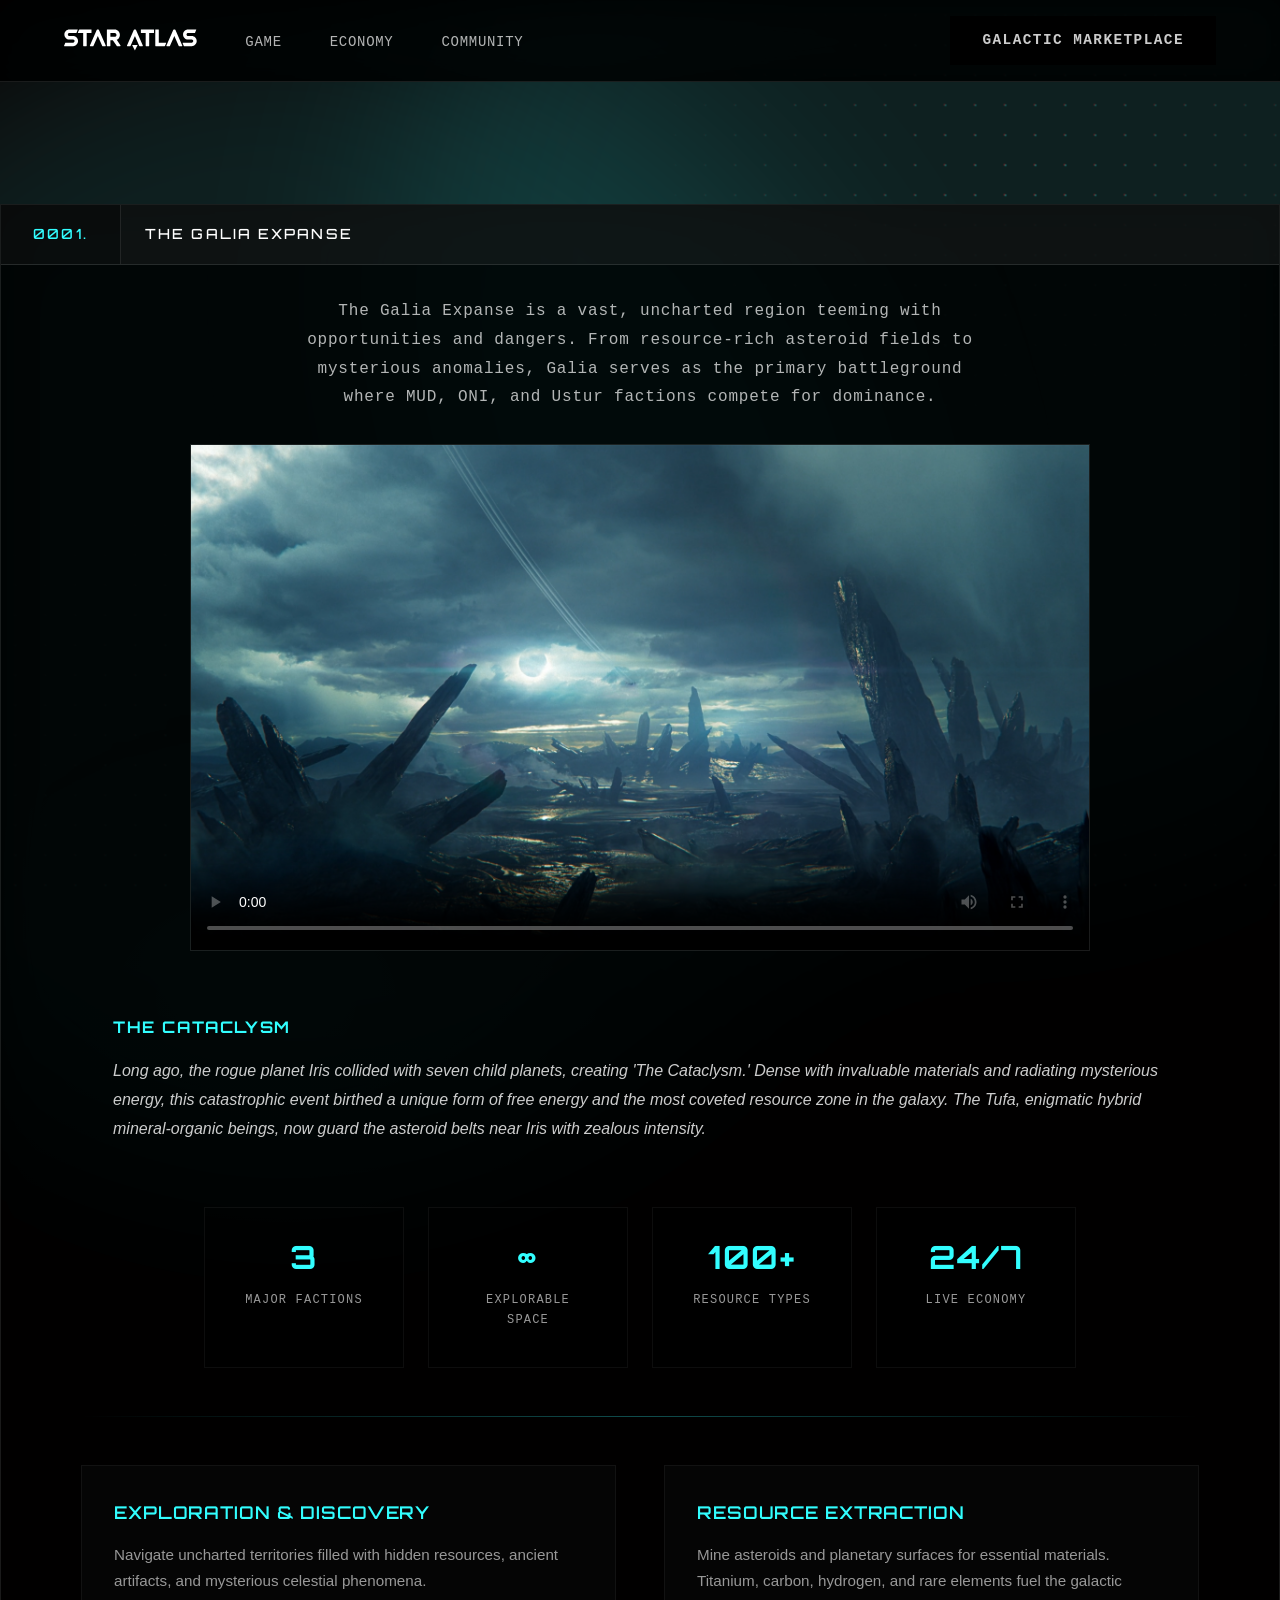
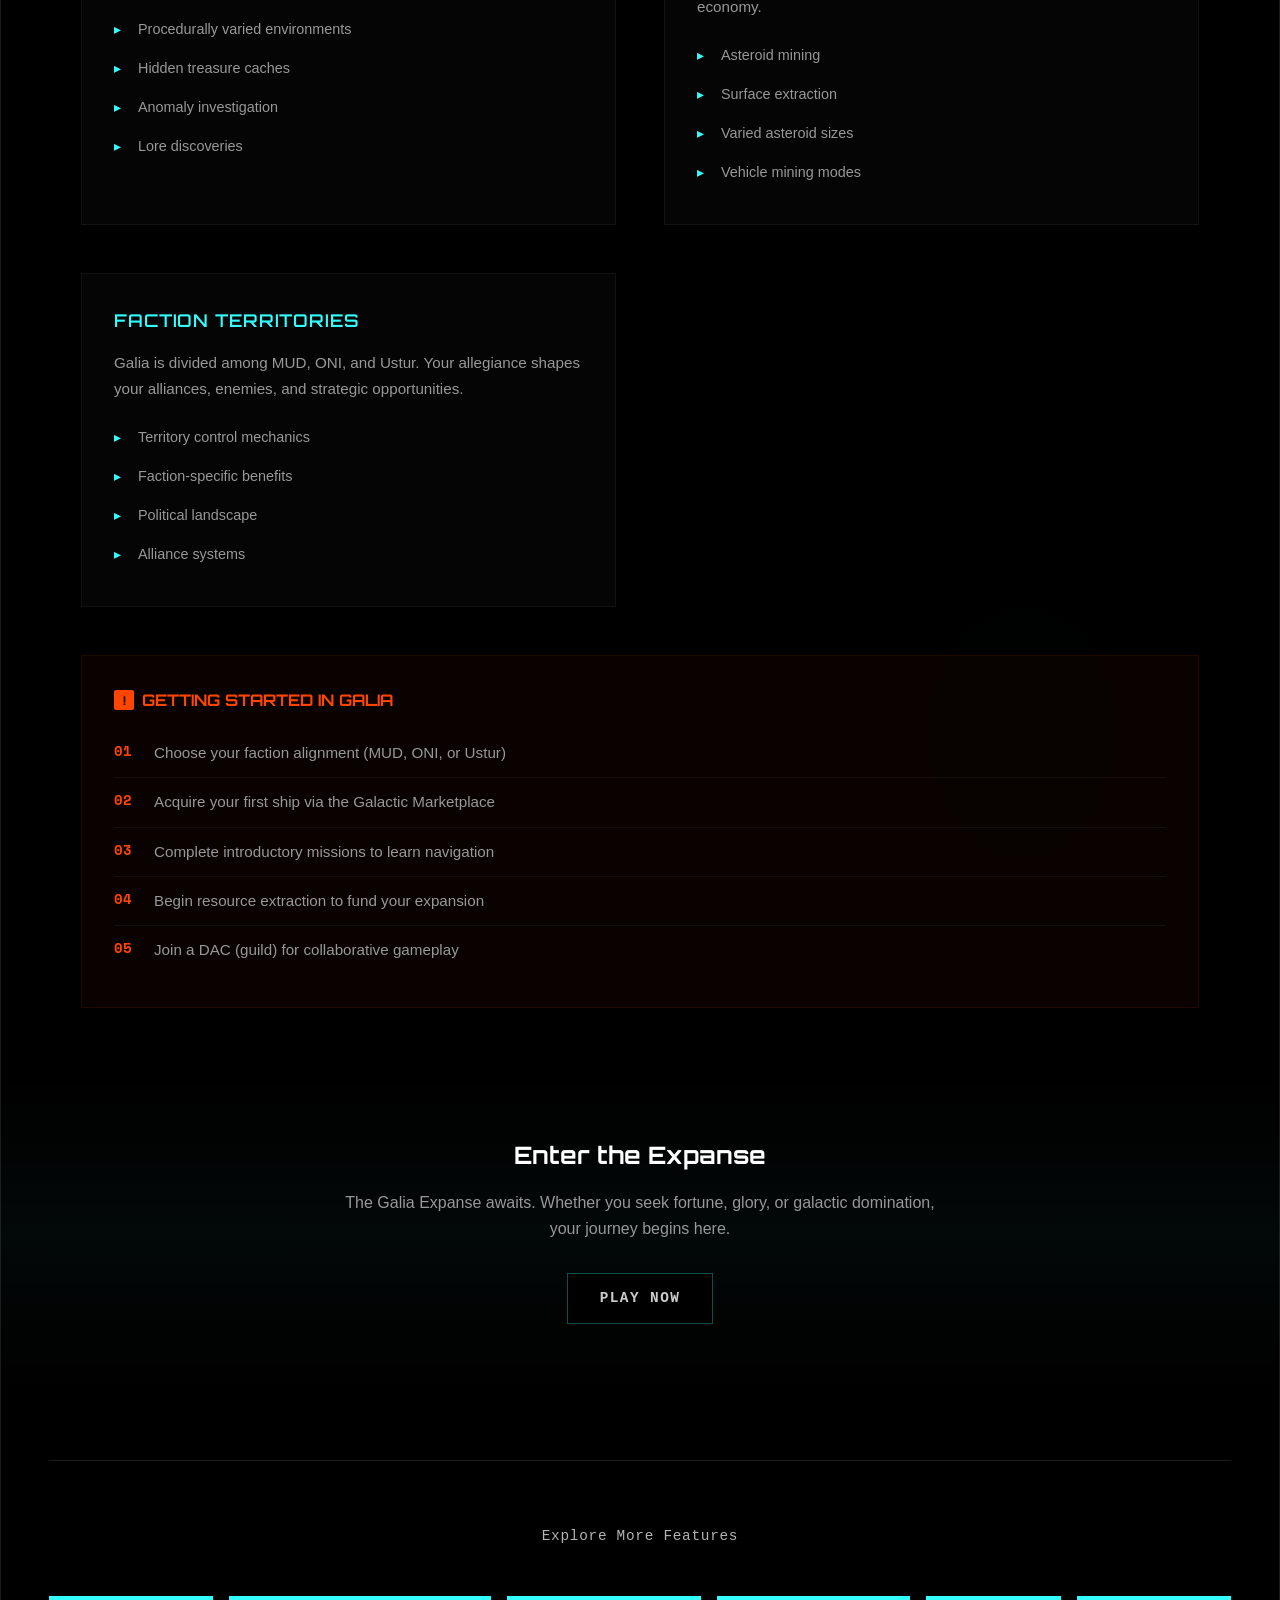
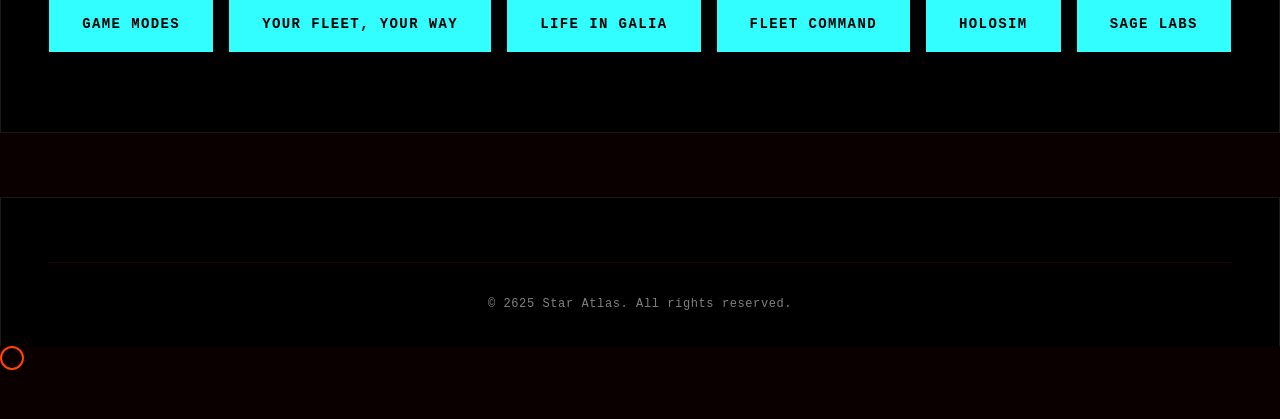
<file: game/galia/index.html>
<!DOCTYPE html>
<html lang="en">
<head>
  <meta charset="UTF-8">
  <meta name="viewport" content="width=device-width, initial-scale=1.0">
  <title>Galia Expanse | Star Atlas</title>
  <meta name="description" content="Explore the vast Galia Expanse, the uncharted heart of Star Atlas where three factions vie for control of resources, territory, and the galaxy&#039;s future." />
  <meta name="keywords" content="Star Atlas, AAA MMO, space exploration, space game, MMO, blockchain game, play to earn, Solana, Galia, fleet command, sci-fi MMO" />
  <meta name="robots" content="index,follow" />
  <meta name="theme-color" content="#000000" />
  <meta name="author" content="ATMTA, Inc." />
  <link rel="canonical" href="https://staratlas.com/game/galia/" />

  <meta property="og:type" content="website" />
  <meta property="og:site_name" content="Star Atlas" />
  <meta property="og:title" content="Galia Expanse | Star Atlas" />
  <meta property="og:description" content="Explore the vast Galia Expanse, the uncharted heart of Star Atlas where three factions vie for control of resources, territory, and the galaxy&#039;s future." />
  <meta property="og:url" content="https://staratlas.com/game/galia/" />
  <meta property="og:image" content="https://staratlas.com/Icon.png" />
  <meta property="og:locale" content="en_US" />

  <meta name="twitter:card" content="summary_large_image" />
  <meta name="twitter:site" content="@staratlas" />
  <meta name="twitter:title" content="Galia Expanse | Star Atlas" />
  <meta name="twitter:description" content="Explore the vast Galia Expanse, the uncharted heart of Star Atlas where three factions vie for control of resources, territory, and the galaxy&#039;s future." />
  <meta name="twitter:image" content="https://staratlas.com/Icon.png" />

  <link rel="icon" type="image/png" href="../../Icon.png">
  <link rel="apple-touch-icon" href="../../Icon.png">
  <link rel="preconnect" href="https://fonts.googleapis.com">
  <link rel="preconnect" href="https://fonts.gstatic.com" crossorigin>
  <link href="https://fonts.googleapis.com/css2?family=Space+Mono:wght@400;700&family=Orbitron:wght@400;500;600;700&display=swap" rel="stylesheet">
  <link rel="stylesheet" href="../../styles.css">

  <script type="application/ld+json">{"@context":"https://schema.org","@type":"WebPage","name":"Galia Expanse | Star Atlas","url":"https://staratlas.com/game/galia/","description":"Explore the vast Galia Expanse, the uncharted heart of Star Atlas where three factions vie for control of resources, territory, and the galaxy's future.","isPartOf":{"@type":"WebSite","name":"Star Atlas","url":"https://staratlas.com"}}</script>
</head>
<body>
  <div class="loading-bar" id="loadingBar"></div>
  <div class="grid-container">
    <div class="grid-layer dots"></div>
    <div class="grid-layer grid"></div>
    <div class="grid-layer accent"></div>
  </div>
  <div class="mouse-spotlight"></div>
  <div class="glow-container">
    <div class="glow"></div>
    <div class="glow"></div>
    <div class="glow"></div>
  </div>

  <nav>
    <div class="nav-main">
      <div class="nav-container">
        <div class="logo">
          <a href="../../index.html" aria-label="Star Atlas Home">
            <img src="../../Logo.svg" alt="Star Atlas">
          </a>
        </div>
        <button class="mobile-menu-toggle" type="button" aria-label="Open navigation menu" aria-controls="primary-navigation" aria-expanded="false">
          <span></span>
          <span></span>
          <span></span>
        </button>
        <div class="mobile-nav-panel" id="primary-navigation">
          <ul class="nav-links">
            <li><a href="../../game/">Game</a></li>
            <li><a href="../../index.html#economy">Economy</a></li>
            <li><a href="../../index.html#community">Community</a></li>
          </ul>
          <div class="nav-cta">
            <a href="https://play.staratlas.com/market/" target="_blank" class="download-btn" rel="noopener noreferrer"><span>Galactic Marketplace</span></a>
          </div>
        </div>
      </div>
    </div>
  </nav>

  <main class="feature-page">
    <section class="game-section">
      <div class="section-header" style="opacity:1;">
        <div style="display:flex; align-items:stretch;">
          <span class="section-number">0001.</span>
          <h1 class="section-title">The Galia Expanse</h1>
        </div>
      </div>
      
      <p class="page-intro section-subtitle">The Galia Expanse is a vast, uncharted region teeming with opportunities and dangers. From resource-rich asteroid fields to mysterious anomalies, Galia serves as the primary battleground where MUD, ONI, and Ustur factions compete for dominance.</p>
      
      
    <div class="video-container">
      <video controls playsinline preload="metadata" poster="../../src/GAME section/3rd Person Experience/Thumbnails in carousel/Slide_1_ImageThumbnail.png">
        <source src="../../src/Reduced/Slide 1 Galia.mp4" type="video/mp4">
        Your browser does not support the video tag.
      </video>
    </div>
  
      
      <div class="page-content">
        
    <div class="lore-block">
      <h3>The Cataclysm</h3>
      <p>Long ago, the rogue planet Iris collided with seven child planets, creating &#039;The Cataclysm.&#039; Dense with invaluable materials and radiating mysterious energy, this catastrophic event birthed a unique form of free energy and the most coveted resource zone in the galaxy. The Tufa, enigmatic hybrid mineral-organic beings, now guard the asteroid belts near Iris with zealous intensity.</p>
    </div>
  
        
        
    <div class="stats-grid">
      
        <div class="stat-item">
          <div class="stat-value">3</div>
          <div class="stat-label">Major Factions</div>
        </div>
      
        <div class="stat-item">
          <div class="stat-value">∞</div>
          <div class="stat-label">Explorable Space</div>
        </div>
      
        <div class="stat-item">
          <div class="stat-value">100+</div>
          <div class="stat-label">Resource Types</div>
        </div>
      
        <div class="stat-item">
          <div class="stat-value">24/7</div>
          <div class="stat-label">Live Economy</div>
        </div>
      
    </div>
  
        
        <div class="section-divider"></div>
        
        
    <div class="feature-grid">
      
        <div class="feature-card">
          <h3>Exploration &amp; Discovery</h3>
          <p>Navigate uncharted territories filled with hidden resources, ancient artifacts, and mysterious celestial phenomena.</p>
          
            <ul>
              <li>Procedurally varied environments</li><li>Hidden treasure caches</li><li>Anomaly investigation</li><li>Lore discoveries</li>
            </ul>
          
        </div>
      
        <div class="feature-card">
          <h3>Resource Extraction</h3>
          <p>Mine asteroids and planetary surfaces for essential materials. Titanium, carbon, hydrogen, and rare elements fuel the galactic economy.</p>
          
            <ul>
              <li>Asteroid mining</li><li>Surface extraction</li><li>Varied asteroid sizes</li><li>Vehicle mining modes</li>
            </ul>
          
        </div>
      
        <div class="feature-card">
          <h3>Faction Territories</h3>
          <p>Galia is divided among MUD, ONI, and Ustur. Your allegiance shapes your alliances, enemies, and strategic opportunities.</p>
          
            <ul>
              <li>Territory control mechanics</li><li>Faction-specific benefits</li><li>Political landscape</li><li>Alliance systems</li>
            </ul>
          
        </div>
      
    </div>
  
        
        
    <div class="guide-block">
      <h3>Getting Started in Galia</h3>
      <ol>
        <li>Choose your faction alignment (MUD, ONI, or Ustur)</li><li>Acquire your first ship via the Galactic Marketplace</li><li>Complete introductory missions to learn navigation</li><li>Begin resource extraction to fund your expansion</li><li>Join a DAC (guild) for collaborative gameplay</li>
      </ol>
    </div>
  
        
        
    <div class="cta-block">
      <h3>Enter the Expanse</h3>
      <p>The Galia Expanse awaits. Whether you seek fortune, glory, or galactic domination, your journey begins here.</p>
      <a href="https://play.staratlas.com" target="_blank" rel="noopener noreferrer" class="download-btn"><span>Play Now</span></a>
    </div>
  
      </div>
      
      
    <div class="related-section">
      <p class="section-subtitle" style="margin-top: 2rem;">Explore More Features</p>
      <div class="related-links">
        <a class="secondary-btn" href="../../game/game-modes/">Game Modes</a><a class="secondary-btn" href="../../game/your-fleet-your-way/">Your Fleet, Your Way</a><a class="secondary-btn" href="../../game/life-in-galia/">Life in Galia</a><a class="secondary-btn" href="../../game/fleet-command/">Fleet Command</a><a class="secondary-btn" href="../../game/holosim/">Holosim</a><a class="secondary-btn" href="../../game/sage-labs/">SAGE Labs</a>
      </div>
    </div>
  
    </section>
  </main>

  <footer>
    <div class="footer-content">
      <div class="footer-bottom">
        <p class="footer-text">© 2625 Star Atlas. All rights reserved.</p>
      </div>
    </div>
  </footer>

  <script src="../../src/main.js" defer></script>
</body>
</html>
</file>
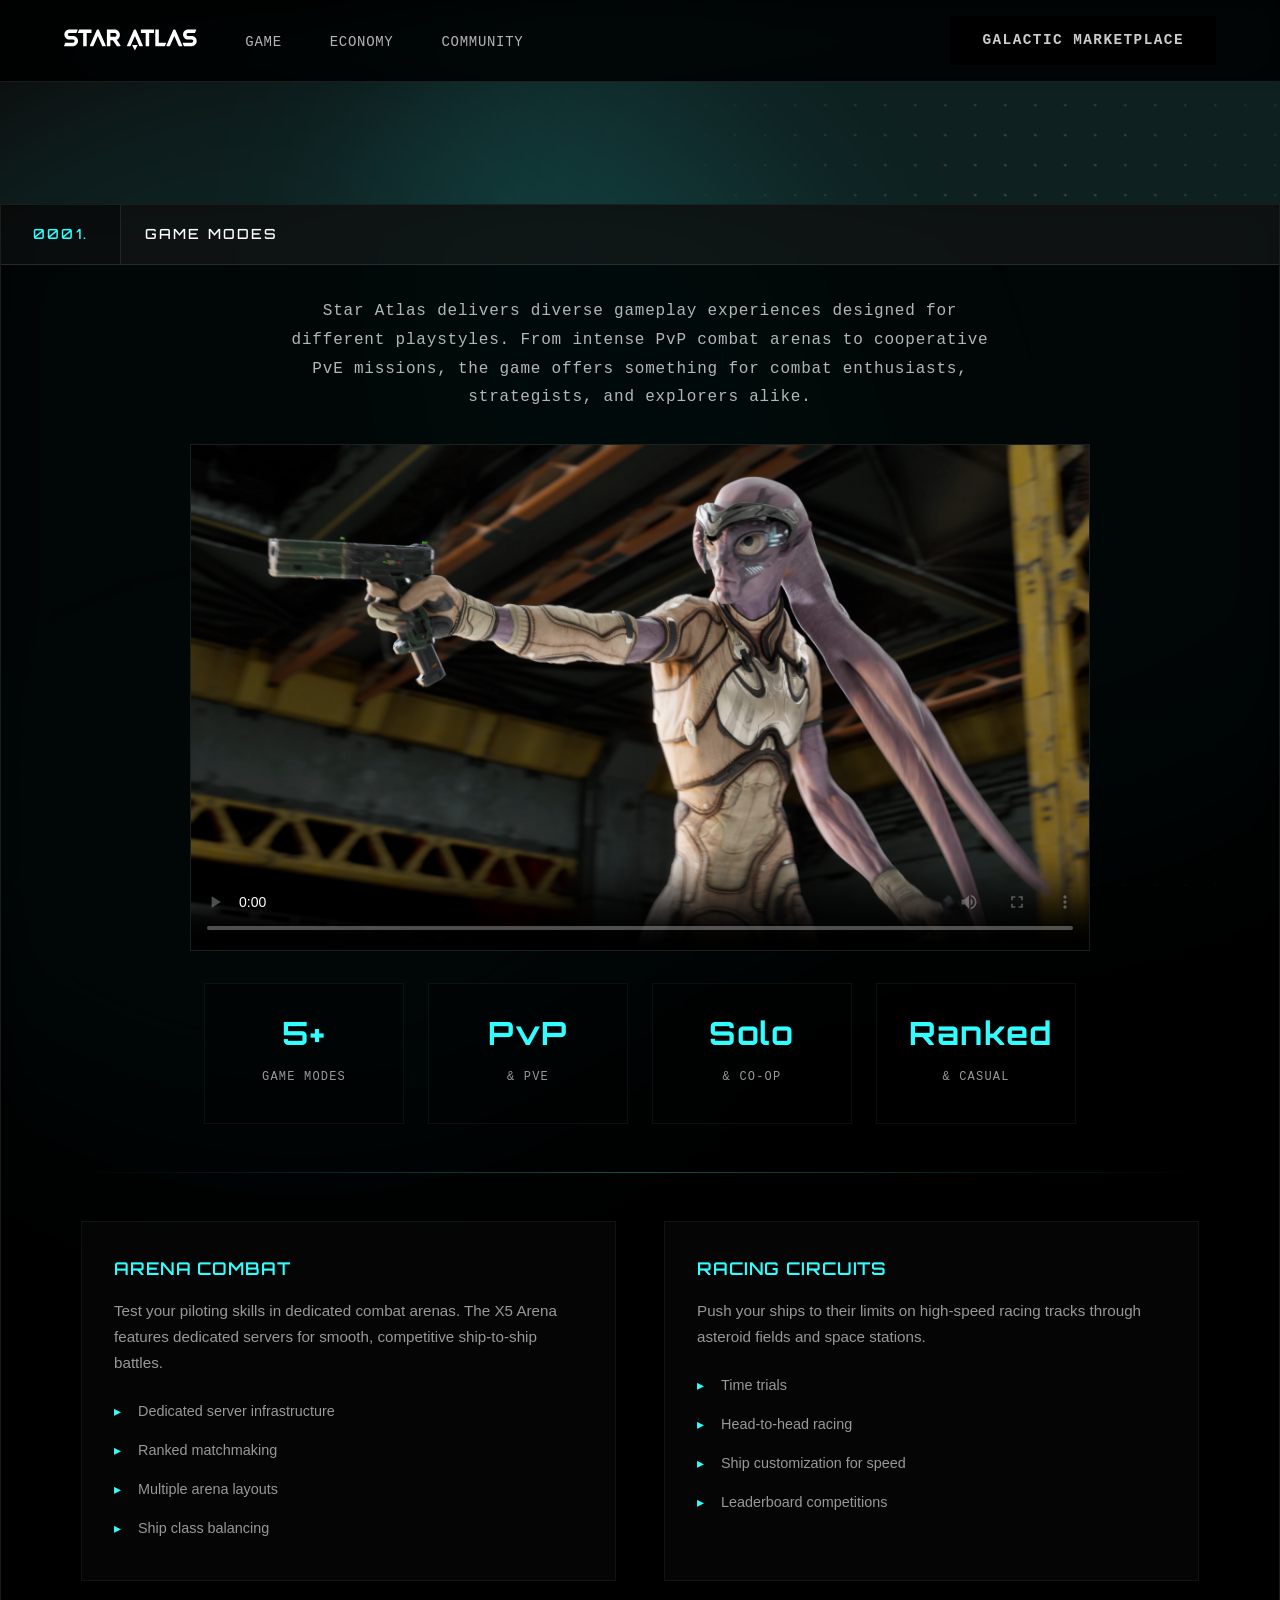
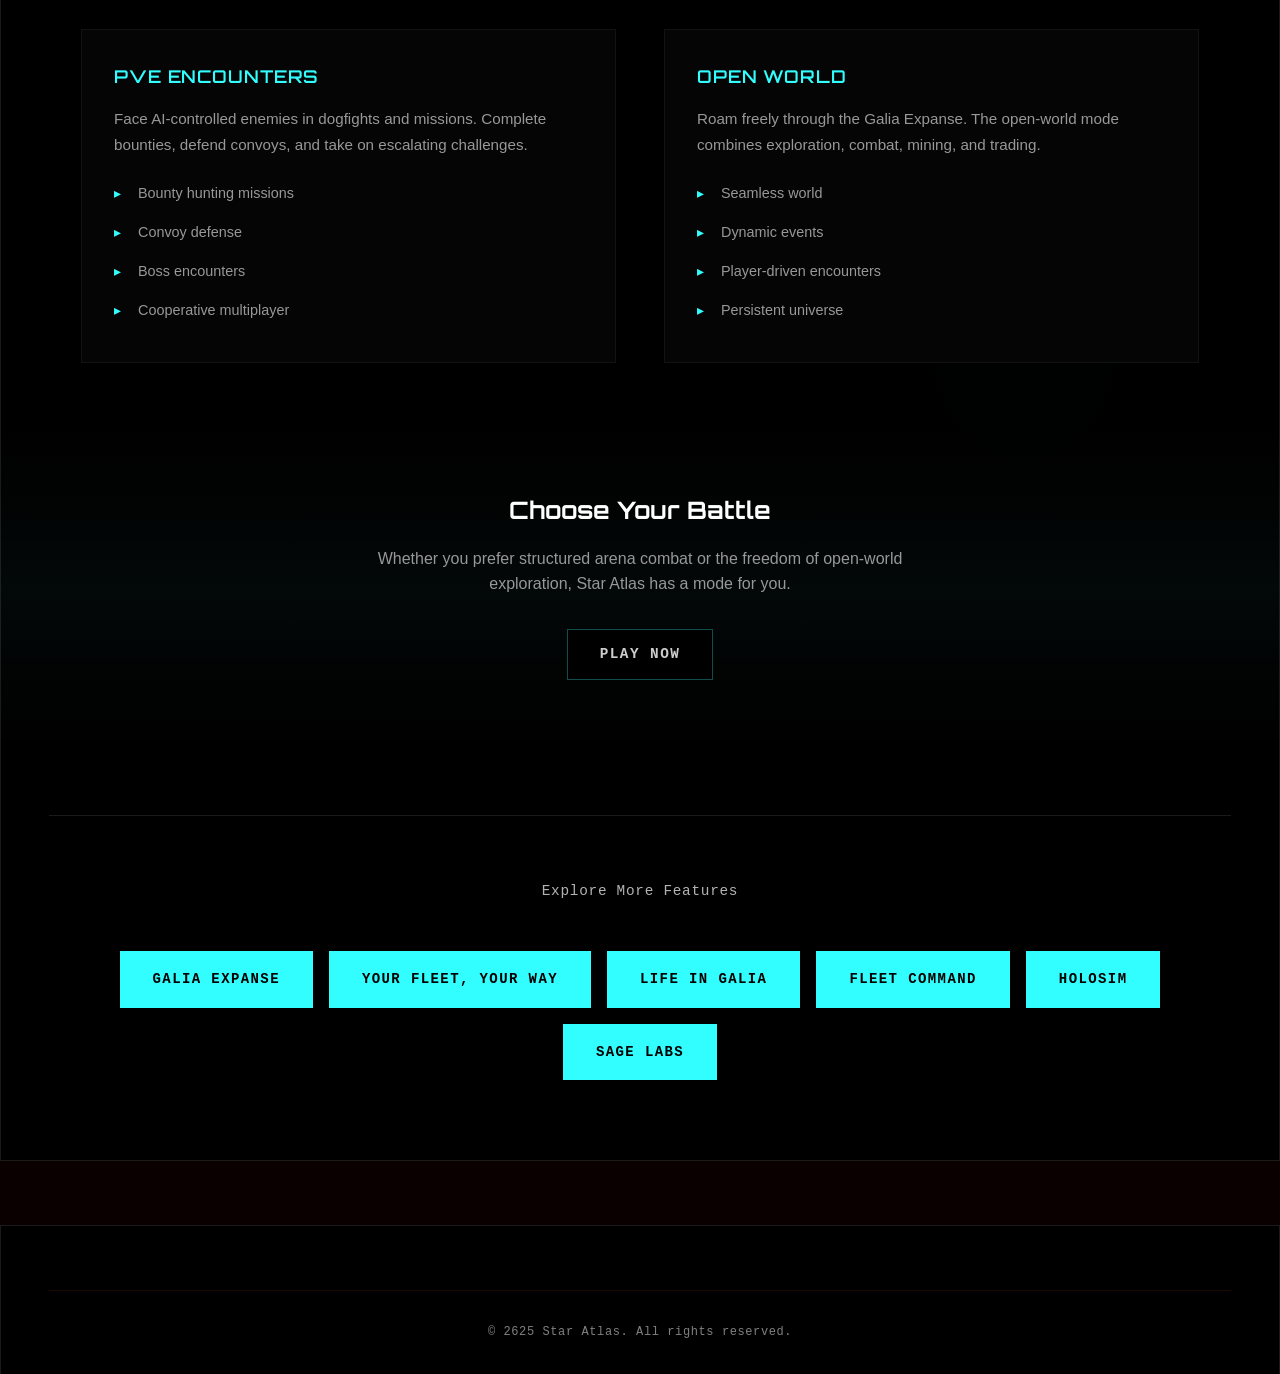
<file: game/game-modes/index.html>
<!DOCTYPE html>
<html lang="en">
<head>
  <meta charset="UTF-8">
  <meta name="viewport" content="width=device-width, initial-scale=1.0">
  <title>Game Modes | Star Atlas</title>
  <meta name="description" content="Experience AAA shooter arena battles, high-speed racing, PvE dogfights, and more in Star Atlas. The space exploration MMO with something for every pilot." />
  <meta name="keywords" content="Star Atlas, AAA MMO, space exploration, space game, MMO, blockchain game, play to earn, Solana, Galia, fleet command, sci-fi MMO" />
  <meta name="robots" content="index,follow" />
  <meta name="theme-color" content="#000000" />
  <meta name="author" content="ATMTA, Inc." />
  <link rel="canonical" href="https://staratlas.com/game/game-modes/" />

  <meta property="og:type" content="website" />
  <meta property="og:site_name" content="Star Atlas" />
  <meta property="og:title" content="Game Modes | Star Atlas" />
  <meta property="og:description" content="Experience AAA shooter arena battles, high-speed racing, PvE dogfights, and more in Star Atlas. The space exploration MMO with something for every pilot." />
  <meta property="og:url" content="https://staratlas.com/game/game-modes/" />
  <meta property="og:image" content="https://staratlas.com/Icon.png" />
  <meta property="og:locale" content="en_US" />

  <meta name="twitter:card" content="summary_large_image" />
  <meta name="twitter:site" content="@staratlas" />
  <meta name="twitter:title" content="Game Modes | Star Atlas" />
  <meta name="twitter:description" content="Experience AAA shooter arena battles, high-speed racing, PvE dogfights, and more in Star Atlas. The space exploration MMO with something for every pilot." />
  <meta name="twitter:image" content="https://staratlas.com/Icon.png" />

  <link rel="icon" type="image/png" href="../../Icon.png">
  <link rel="apple-touch-icon" href="../../Icon.png">
  <link rel="preconnect" href="https://fonts.googleapis.com">
  <link rel="preconnect" href="https://fonts.gstatic.com" crossorigin>
  <link href="https://fonts.googleapis.com/css2?family=Space+Mono:wght@400;700&family=Orbitron:wght@400;500;600;700&display=swap" rel="stylesheet">
  <link rel="stylesheet" href="../../styles.css">

  <script type="application/ld+json">{"@context":"https://schema.org","@type":"WebPage","name":"Game Modes | Star Atlas","url":"https://staratlas.com/game/game-modes/","description":"Experience AAA shooter arena battles, high-speed racing, PvE dogfights, and more in Star Atlas. The space exploration MMO with something for every pilot.","isPartOf":{"@type":"WebSite","name":"Star Atlas","url":"https://staratlas.com"}}</script>
</head>
<body>
  <div class="loading-bar" id="loadingBar"></div>
  <div class="grid-container">
    <div class="grid-layer dots"></div>
    <div class="grid-layer grid"></div>
    <div class="grid-layer accent"></div>
  </div>
  <div class="mouse-spotlight"></div>
  <div class="glow-container">
    <div class="glow"></div>
    <div class="glow"></div>
    <div class="glow"></div>
  </div>

  <nav>
    <div class="nav-main">
      <div class="nav-container">
        <div class="logo">
          <a href="../../index.html" aria-label="Star Atlas Home">
            <img src="../../Logo.svg" alt="Star Atlas">
          </a>
        </div>
        <button class="mobile-menu-toggle" type="button" aria-label="Open navigation menu" aria-controls="primary-navigation" aria-expanded="false">
          <span></span>
          <span></span>
          <span></span>
        </button>
        <div class="mobile-nav-panel" id="primary-navigation">
          <ul class="nav-links">
            <li><a href="../../game/">Game</a></li>
            <li><a href="../../index.html#economy">Economy</a></li>
            <li><a href="../../index.html#community">Community</a></li>
          </ul>
          <div class="nav-cta">
            <a href="https://play.staratlas.com/market/" target="_blank" class="download-btn" rel="noopener noreferrer"><span>Galactic Marketplace</span></a>
          </div>
        </div>
      </div>
    </div>
  </nav>

  <main class="feature-page">
    <section class="game-section">
      <div class="section-header" style="opacity:1;">
        <div style="display:flex; align-items:stretch;">
          <span class="section-number">0001.</span>
          <h1 class="section-title">Game Modes</h1>
        </div>
      </div>
      
      <p class="page-intro section-subtitle">Star Atlas delivers diverse gameplay experiences designed for different playstyles. From intense PvP combat arenas to cooperative PvE missions, the game offers something for combat enthusiasts, strategists, and explorers alike.</p>
      
      
    <div class="video-container">
      <video controls playsinline preload="metadata" poster="../../src/GAME section/3rd Person Experience/Thumbnails in carousel/Slide_2_ImageThumbnail.png">
        <source src="../../src/Reduced/Slide 2 Gamemodes.mp4" type="video/mp4">
        Your browser does not support the video tag.
      </video>
    </div>
  
      
      <div class="page-content">
        
        
        
    <div class="stats-grid">
      
        <div class="stat-item">
          <div class="stat-value">5+</div>
          <div class="stat-label">Game Modes</div>
        </div>
      
        <div class="stat-item">
          <div class="stat-value">PvP</div>
          <div class="stat-label">&amp; PvE</div>
        </div>
      
        <div class="stat-item">
          <div class="stat-value">Solo</div>
          <div class="stat-label">&amp; Co-op</div>
        </div>
      
        <div class="stat-item">
          <div class="stat-value">Ranked</div>
          <div class="stat-label">&amp; Casual</div>
        </div>
      
    </div>
  
        
        <div class="section-divider"></div>
        
        
    <div class="feature-grid">
      
        <div class="feature-card">
          <h3>Arena Combat</h3>
          <p>Test your piloting skills in dedicated combat arenas. The X5 Arena features dedicated servers for smooth, competitive ship-to-ship battles.</p>
          
            <ul>
              <li>Dedicated server infrastructure</li><li>Ranked matchmaking</li><li>Multiple arena layouts</li><li>Ship class balancing</li>
            </ul>
          
        </div>
      
        <div class="feature-card">
          <h3>Racing Circuits</h3>
          <p>Push your ships to their limits on high-speed racing tracks through asteroid fields and space stations.</p>
          
            <ul>
              <li>Time trials</li><li>Head-to-head racing</li><li>Ship customization for speed</li><li>Leaderboard competitions</li>
            </ul>
          
        </div>
      
        <div class="feature-card">
          <h3>PvE Encounters</h3>
          <p>Face AI-controlled enemies in dogfights and missions. Complete bounties, defend convoys, and take on escalating challenges.</p>
          
            <ul>
              <li>Bounty hunting missions</li><li>Convoy defense</li><li>Boss encounters</li><li>Cooperative multiplayer</li>
            </ul>
          
        </div>
      
        <div class="feature-card">
          <h3>Open World</h3>
          <p>Roam freely through the Galia Expanse. The open-world mode combines exploration, combat, mining, and trading.</p>
          
            <ul>
              <li>Seamless world</li><li>Dynamic events</li><li>Player-driven encounters</li><li>Persistent universe</li>
            </ul>
          
        </div>
      
    </div>
  
        
        
        
        
    <div class="cta-block">
      <h3>Choose Your Battle</h3>
      <p>Whether you prefer structured arena combat or the freedom of open-world exploration, Star Atlas has a mode for you.</p>
      <a href="https://play.staratlas.com" target="_blank" rel="noopener noreferrer" class="download-btn"><span>Play Now</span></a>
    </div>
  
      </div>
      
      
    <div class="related-section">
      <p class="section-subtitle" style="margin-top: 2rem;">Explore More Features</p>
      <div class="related-links">
        <a class="secondary-btn" href="../../game/galia/">Galia Expanse</a><a class="secondary-btn" href="../../game/your-fleet-your-way/">Your Fleet, Your Way</a><a class="secondary-btn" href="../../game/life-in-galia/">Life in Galia</a><a class="secondary-btn" href="../../game/fleet-command/">Fleet Command</a><a class="secondary-btn" href="../../game/holosim/">Holosim</a><a class="secondary-btn" href="../../game/sage-labs/">SAGE Labs</a>
      </div>
    </div>
  
    </section>
  </main>

  <footer>
    <div class="footer-content">
      <div class="footer-bottom">
        <p class="footer-text">© 2625 Star Atlas. All rights reserved.</p>
      </div>
    </div>
  </footer>

  <script src="../../src/main.js" defer></script>
</body>
</html>
</file>
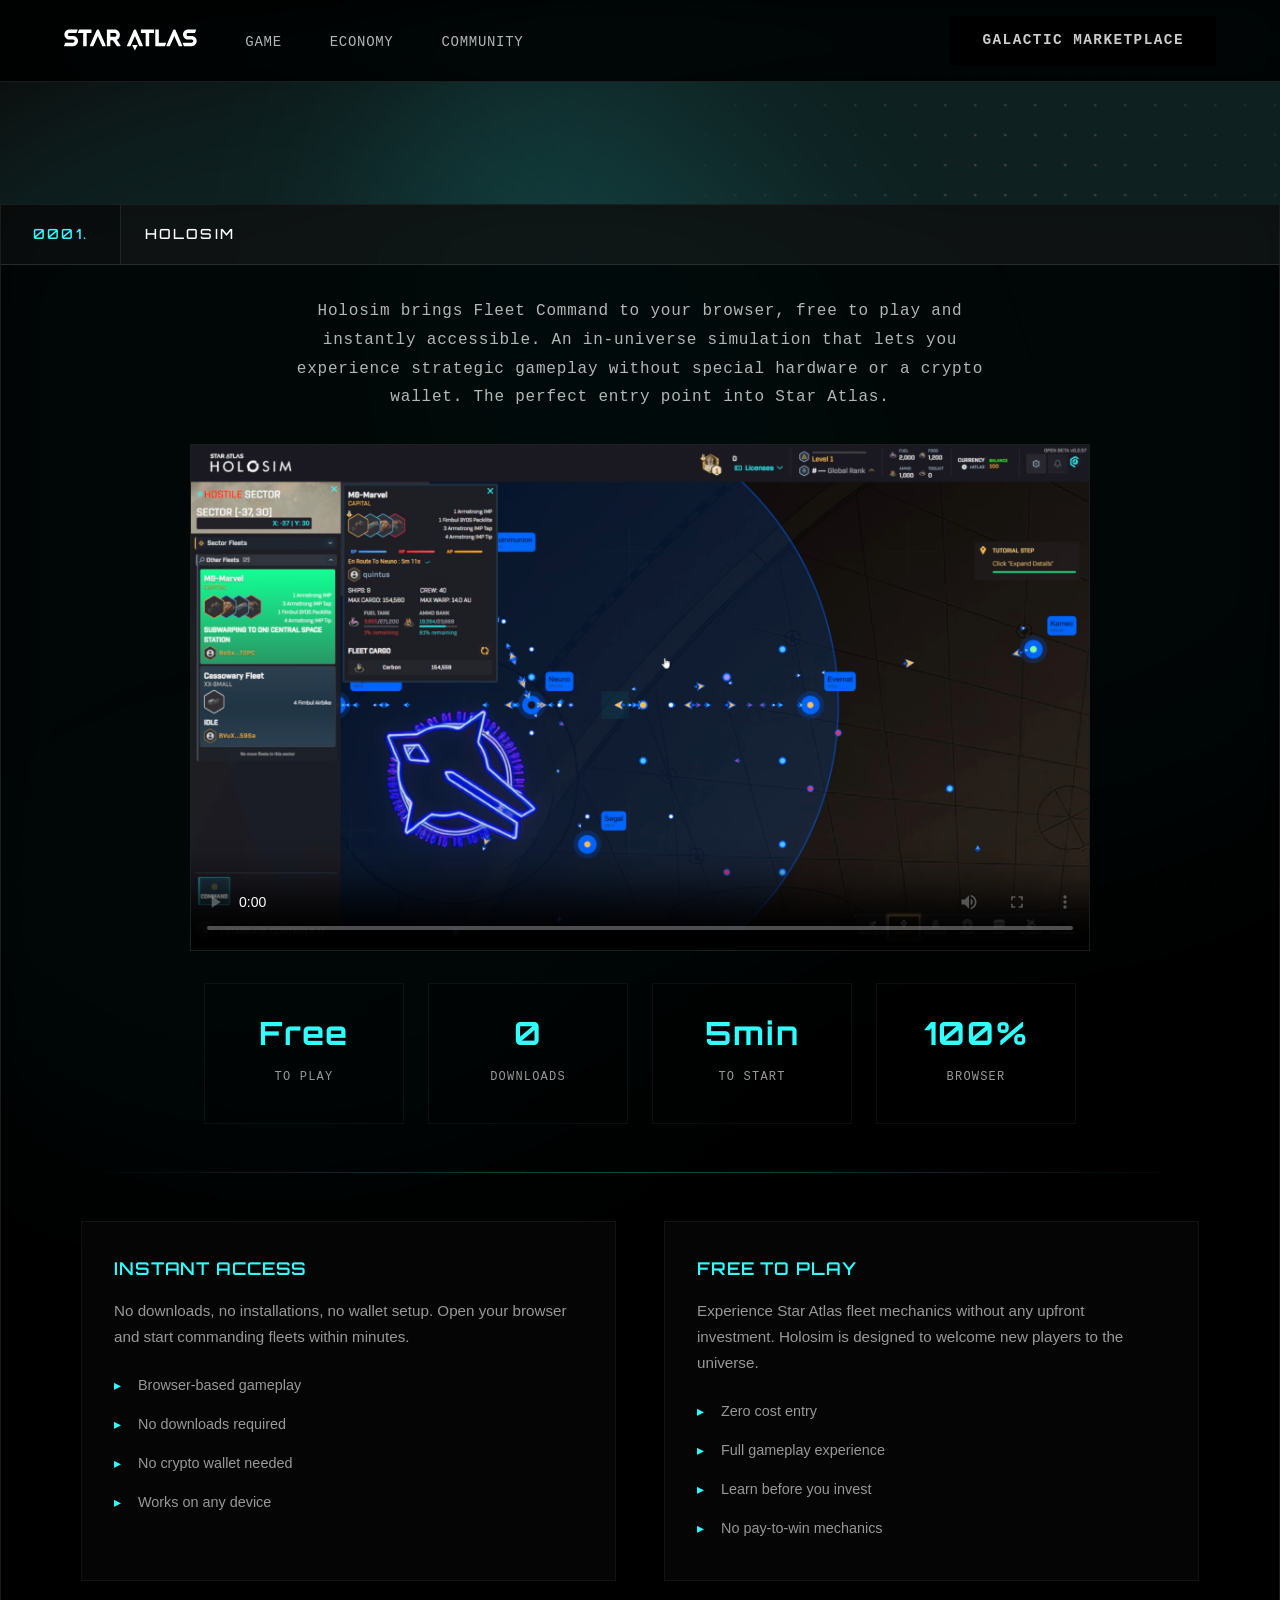
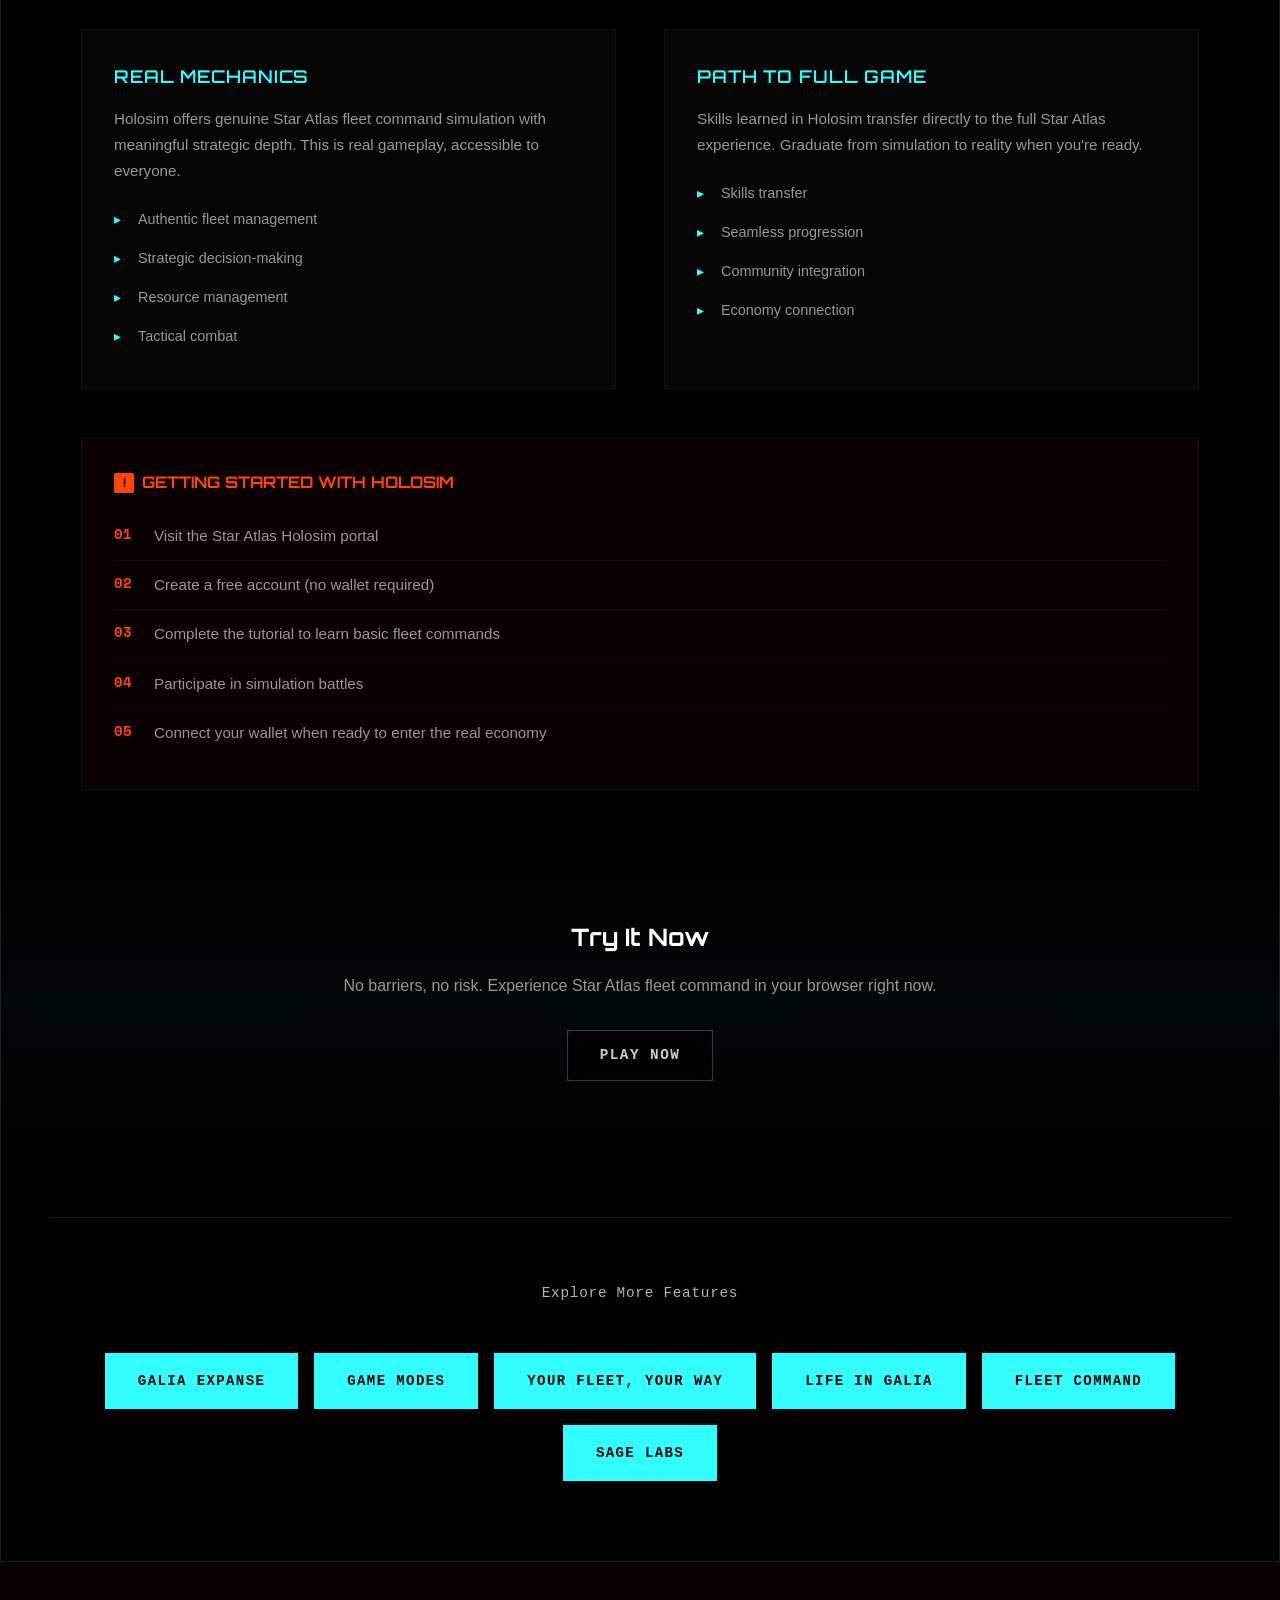
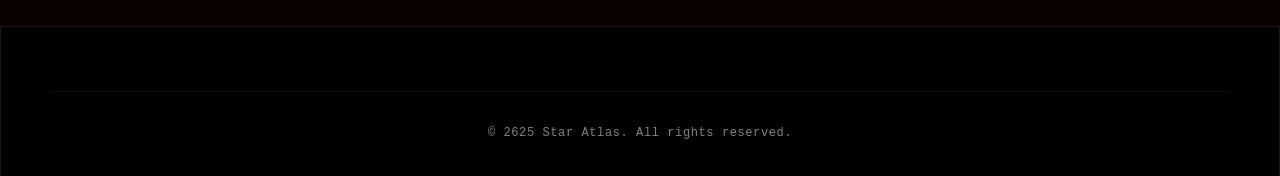
<file: game/holosim/index.html>
<!DOCTYPE html>
<html lang="en">
<head>
  <meta charset="UTF-8">
  <meta name="viewport" content="width=device-width, initial-scale=1.0">
  <title>Holosim | Star Atlas</title>
  <meta name="description" content="Play Holosim, a free-to-play strategic fleet simulation in Star Atlas. No downloads, no crypto wallet required. Experience fleet command instantly." />
  <meta name="keywords" content="Star Atlas, AAA MMO, space exploration, space game, MMO, blockchain game, play to earn, Solana, Galia, fleet command, sci-fi MMO" />
  <meta name="robots" content="index,follow" />
  <meta name="theme-color" content="#000000" />
  <meta name="author" content="ATMTA, Inc." />
  <link rel="canonical" href="https://staratlas.com/game/holosim/" />

  <meta property="og:type" content="website" />
  <meta property="og:site_name" content="Star Atlas" />
  <meta property="og:title" content="Holosim | Star Atlas" />
  <meta property="og:description" content="Play Holosim, a free-to-play strategic fleet simulation in Star Atlas. No downloads, no crypto wallet required. Experience fleet command instantly." />
  <meta property="og:url" content="https://staratlas.com/game/holosim/" />
  <meta property="og:image" content="https://staratlas.com/Icon.png" />
  <meta property="og:locale" content="en_US" />

  <meta name="twitter:card" content="summary_large_image" />
  <meta name="twitter:site" content="@staratlas" />
  <meta name="twitter:title" content="Holosim | Star Atlas" />
  <meta name="twitter:description" content="Play Holosim, a free-to-play strategic fleet simulation in Star Atlas. No downloads, no crypto wallet required. Experience fleet command instantly." />
  <meta name="twitter:image" content="https://staratlas.com/Icon.png" />

  <link rel="icon" type="image/png" href="../../Icon.png">
  <link rel="apple-touch-icon" href="../../Icon.png">
  <link rel="preconnect" href="https://fonts.googleapis.com">
  <link rel="preconnect" href="https://fonts.gstatic.com" crossorigin>
  <link href="https://fonts.googleapis.com/css2?family=Space+Mono:wght@400;700&family=Orbitron:wght@400;500;600;700&display=swap" rel="stylesheet">
  <link rel="stylesheet" href="../../styles.css">

  <script type="application/ld+json">{"@context":"https://schema.org","@type":"WebPage","name":"Holosim | Star Atlas","url":"https://staratlas.com/game/holosim/","description":"Play Holosim, a free-to-play strategic fleet simulation in Star Atlas. No downloads, no crypto wallet required. Experience fleet command instantly.","isPartOf":{"@type":"WebSite","name":"Star Atlas","url":"https://staratlas.com"}}</script>
</head>
<body>
  <div class="loading-bar" id="loadingBar"></div>
  <div class="grid-container">
    <div class="grid-layer dots"></div>
    <div class="grid-layer grid"></div>
    <div class="grid-layer accent"></div>
  </div>
  <div class="mouse-spotlight"></div>
  <div class="glow-container">
    <div class="glow"></div>
    <div class="glow"></div>
    <div class="glow"></div>
  </div>

  <nav>
    <div class="nav-main">
      <div class="nav-container">
        <div class="logo">
          <a href="../../index.html" aria-label="Star Atlas Home">
            <img src="../../Logo.svg" alt="Star Atlas">
          </a>
        </div>
        <button class="mobile-menu-toggle" type="button" aria-label="Open navigation menu" aria-controls="primary-navigation" aria-expanded="false">
          <span></span>
          <span></span>
          <span></span>
        </button>
        <div class="mobile-nav-panel" id="primary-navigation">
          <ul class="nav-links">
            <li><a href="../../game/">Game</a></li>
            <li><a href="../../index.html#economy">Economy</a></li>
            <li><a href="../../index.html#community">Community</a></li>
          </ul>
          <div class="nav-cta">
            <a href="https://play.staratlas.com/market/" target="_blank" class="download-btn" rel="noopener noreferrer"><span>Galactic Marketplace</span></a>
          </div>
        </div>
      </div>
    </div>
  </nav>

  <main class="feature-page">
    <section class="game-section">
      <div class="section-header" style="opacity:1;">
        <div style="display:flex; align-items:stretch;">
          <span class="section-number">0001.</span>
          <h1 class="section-title">Holosim</h1>
        </div>
      </div>
      
      <p class="page-intro section-subtitle">Holosim brings Fleet Command to your browser, free to play and instantly accessible. An in-universe simulation that lets you experience strategic gameplay without special hardware or a crypto wallet. The perfect entry point into Star Atlas.</p>
      
      
    <div class="video-container">
      <video controls playsinline preload="metadata" poster="../../src/GAME section/Top-down RTS View/Thumbnail Images/Slide_1_Holosim_Thumbnail.png">
        <source src="../../src/Reduced/Slide 2 Holosim.mp4" type="video/mp4">
        Your browser does not support the video tag.
      </video>
    </div>
  
      
      <div class="page-content">
        
        
        
    <div class="stats-grid">
      
        <div class="stat-item">
          <div class="stat-value">Free</div>
          <div class="stat-label">To Play</div>
        </div>
      
        <div class="stat-item">
          <div class="stat-value">0</div>
          <div class="stat-label">Downloads</div>
        </div>
      
        <div class="stat-item">
          <div class="stat-value">5min</div>
          <div class="stat-label">To Start</div>
        </div>
      
        <div class="stat-item">
          <div class="stat-value">100%</div>
          <div class="stat-label">Browser</div>
        </div>
      
    </div>
  
        
        <div class="section-divider"></div>
        
        
    <div class="feature-grid">
      
        <div class="feature-card">
          <h3>Instant Access</h3>
          <p>No downloads, no installations, no wallet setup. Open your browser and start commanding fleets within minutes.</p>
          
            <ul>
              <li>Browser-based gameplay</li><li>No downloads required</li><li>No crypto wallet needed</li><li>Works on any device</li>
            </ul>
          
        </div>
      
        <div class="feature-card">
          <h3>Free to Play</h3>
          <p>Experience Star Atlas fleet mechanics without any upfront investment. Holosim is designed to welcome new players to the universe.</p>
          
            <ul>
              <li>Zero cost entry</li><li>Full gameplay experience</li><li>Learn before you invest</li><li>No pay-to-win mechanics</li>
            </ul>
          
        </div>
      
        <div class="feature-card">
          <h3>Real Mechanics</h3>
          <p>Holosim offers genuine Star Atlas fleet command simulation with meaningful strategic depth. This is real gameplay, accessible to everyone.</p>
          
            <ul>
              <li>Authentic fleet management</li><li>Strategic decision-making</li><li>Resource management</li><li>Tactical combat</li>
            </ul>
          
        </div>
      
        <div class="feature-card">
          <h3>Path to Full Game</h3>
          <p>Skills learned in Holosim transfer directly to the full Star Atlas experience. Graduate from simulation to reality when you&#039;re ready.</p>
          
            <ul>
              <li>Skills transfer</li><li>Seamless progression</li><li>Community integration</li><li>Economy connection</li>
            </ul>
          
        </div>
      
    </div>
  
        
        
    <div class="guide-block">
      <h3>Getting Started with Holosim</h3>
      <ol>
        <li>Visit the Star Atlas Holosim portal</li><li>Create a free account (no wallet required)</li><li>Complete the tutorial to learn basic fleet commands</li><li>Participate in simulation battles</li><li>Connect your wallet when ready to enter the real economy</li>
      </ol>
    </div>
  
        
        
    <div class="cta-block">
      <h3>Try It Now</h3>
      <p>No barriers, no risk. Experience Star Atlas fleet command in your browser right now.</p>
      <a href="https://play.staratlas.com" target="_blank" rel="noopener noreferrer" class="download-btn"><span>Play Now</span></a>
    </div>
  
      </div>
      
      
    <div class="related-section">
      <p class="section-subtitle" style="margin-top: 2rem;">Explore More Features</p>
      <div class="related-links">
        <a class="secondary-btn" href="../../game/galia/">Galia Expanse</a><a class="secondary-btn" href="../../game/game-modes/">Game Modes</a><a class="secondary-btn" href="../../game/your-fleet-your-way/">Your Fleet, Your Way</a><a class="secondary-btn" href="../../game/life-in-galia/">Life in Galia</a><a class="secondary-btn" href="../../game/fleet-command/">Fleet Command</a><a class="secondary-btn" href="../../game/sage-labs/">SAGE Labs</a>
      </div>
    </div>
  
    </section>
  </main>

  <footer>
    <div class="footer-content">
      <div class="footer-bottom">
        <p class="footer-text">© 2625 Star Atlas. All rights reserved.</p>
      </div>
    </div>
  </footer>

  <script src="../../src/main.js" defer></script>
</body>
</html>
</file>
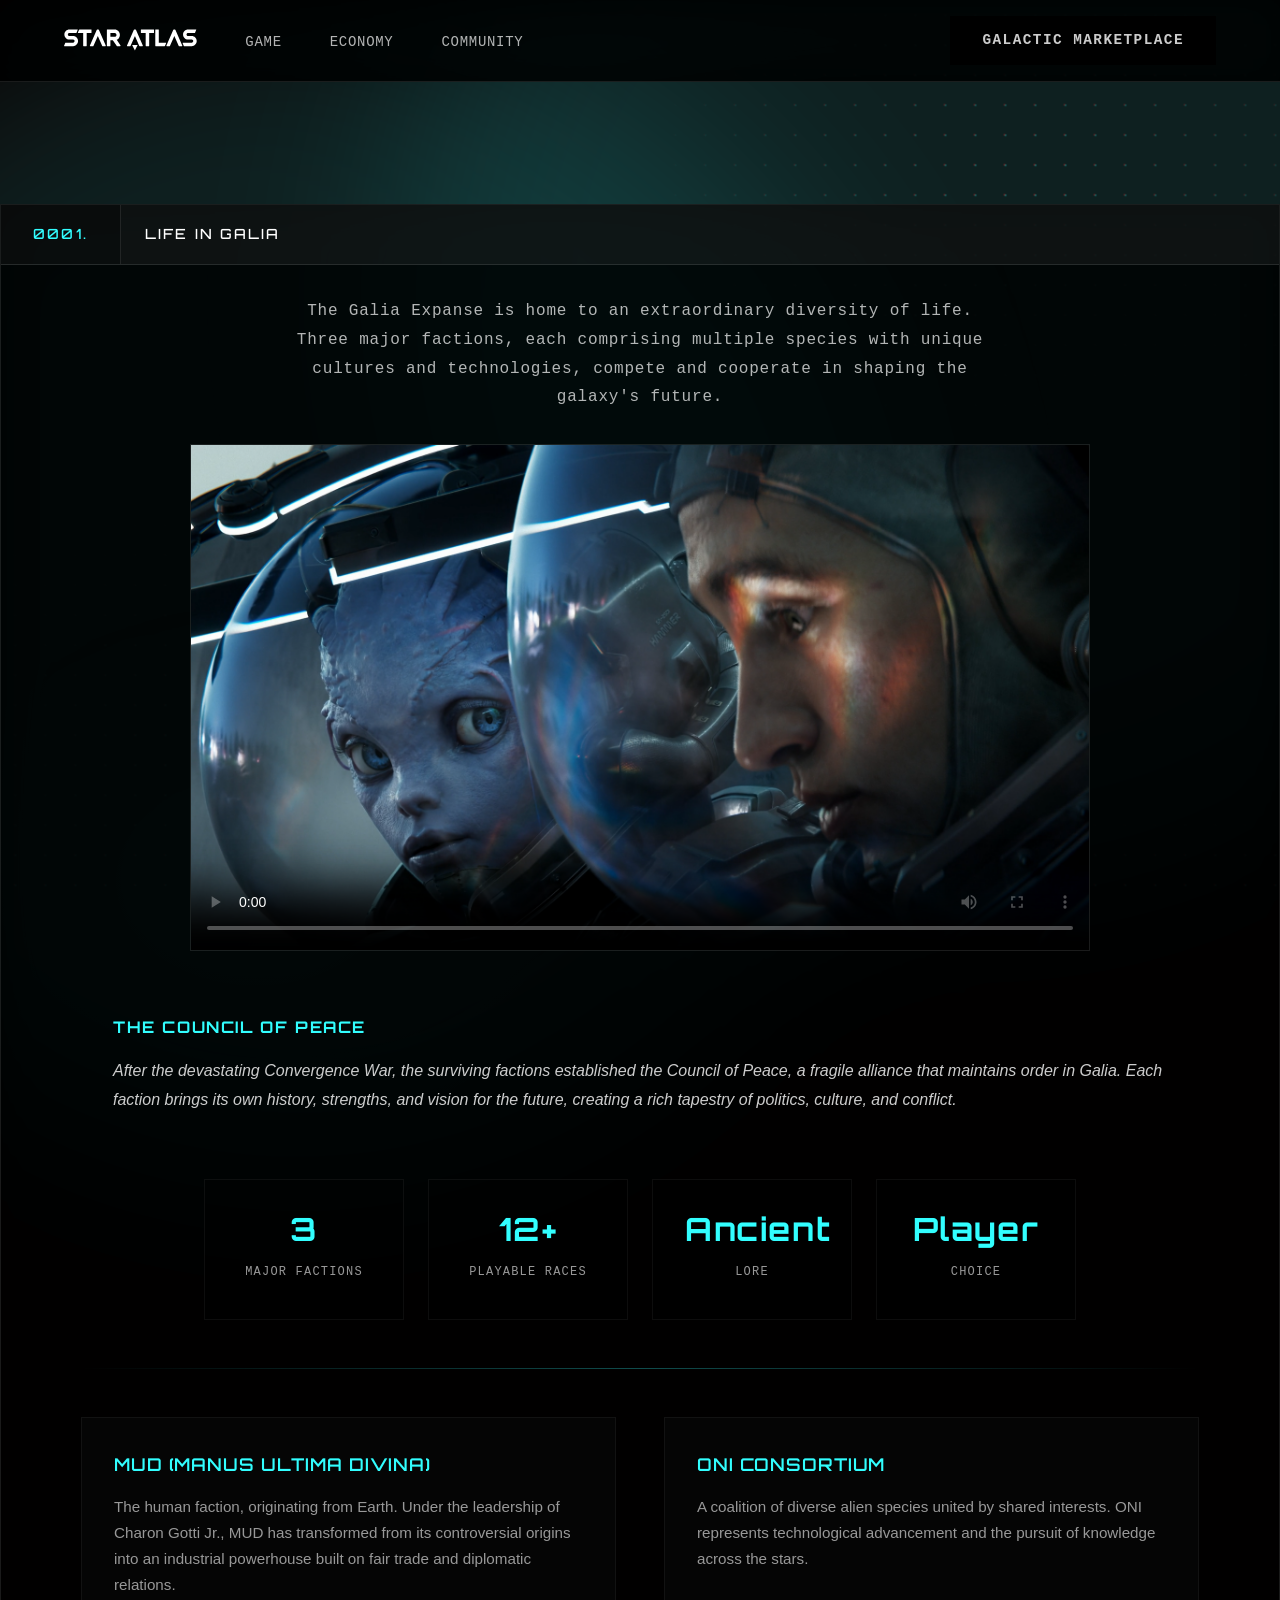
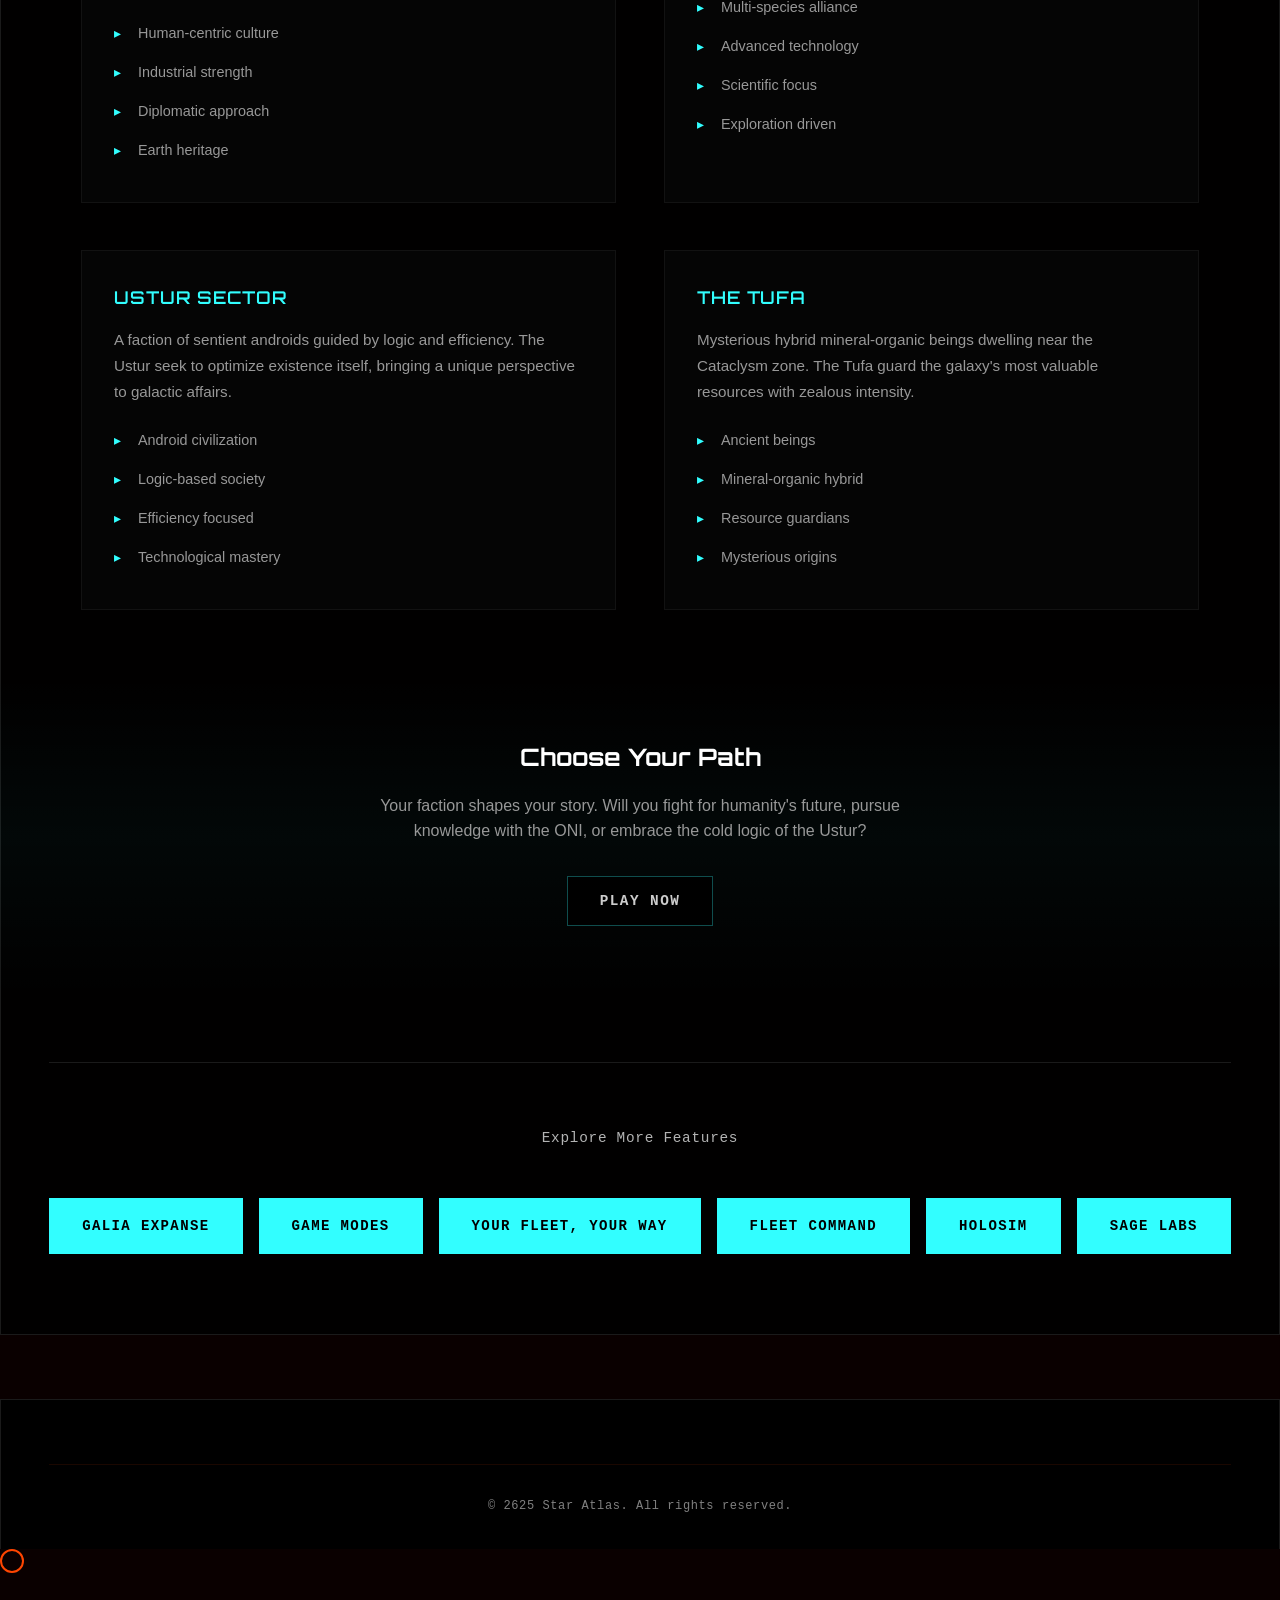
<file: game/life-in-galia/index.html>
<!DOCTYPE html>
<html lang="en">
<head>
  <meta charset="UTF-8">
  <meta name="viewport" content="width=device-width, initial-scale=1.0">
  <title>Life in Galia | Star Atlas</title>
  <meta name="description" content="Discover the diverse alien species of Star Atlas, from the furred Punaabs to luminous beings of pure light. The Galia Expanse teems with life." />
  <meta name="keywords" content="Star Atlas, AAA MMO, space exploration, space game, MMO, blockchain game, play to earn, Solana, Galia, fleet command, sci-fi MMO" />
  <meta name="robots" content="index,follow" />
  <meta name="theme-color" content="#000000" />
  <meta name="author" content="ATMTA, Inc." />
  <link rel="canonical" href="https://staratlas.com/game/life-in-galia/" />

  <meta property="og:type" content="website" />
  <meta property="og:site_name" content="Star Atlas" />
  <meta property="og:title" content="Life in Galia | Star Atlas" />
  <meta property="og:description" content="Discover the diverse alien species of Star Atlas, from the furred Punaabs to luminous beings of pure light. The Galia Expanse teems with life." />
  <meta property="og:url" content="https://staratlas.com/game/life-in-galia/" />
  <meta property="og:image" content="https://staratlas.com/Icon.png" />
  <meta property="og:locale" content="en_US" />

  <meta name="twitter:card" content="summary_large_image" />
  <meta name="twitter:site" content="@staratlas" />
  <meta name="twitter:title" content="Life in Galia | Star Atlas" />
  <meta name="twitter:description" content="Discover the diverse alien species of Star Atlas, from the furred Punaabs to luminous beings of pure light. The Galia Expanse teems with life." />
  <meta name="twitter:image" content="https://staratlas.com/Icon.png" />

  <link rel="icon" type="image/png" href="../../Icon.png">
  <link rel="apple-touch-icon" href="../../Icon.png">
  <link rel="preconnect" href="https://fonts.googleapis.com">
  <link rel="preconnect" href="https://fonts.gstatic.com" crossorigin>
  <link href="https://fonts.googleapis.com/css2?family=Space+Mono:wght@400;700&family=Orbitron:wght@400;500;600;700&display=swap" rel="stylesheet">
  <link rel="stylesheet" href="../../styles.css">

  <script type="application/ld+json">{"@context":"https://schema.org","@type":"WebPage","name":"Life in Galia | Star Atlas","url":"https://staratlas.com/game/life-in-galia/","description":"Discover the diverse alien species of Star Atlas, from the furred Punaabs to luminous beings of pure light. The Galia Expanse teems with life.","isPartOf":{"@type":"WebSite","name":"Star Atlas","url":"https://staratlas.com"}}</script>
</head>
<body>
  <div class="loading-bar" id="loadingBar"></div>
  <div class="grid-container">
    <div class="grid-layer dots"></div>
    <div class="grid-layer grid"></div>
    <div class="grid-layer accent"></div>
  </div>
  <div class="mouse-spotlight"></div>
  <div class="glow-container">
    <div class="glow"></div>
    <div class="glow"></div>
    <div class="glow"></div>
  </div>

  <nav>
    <div class="nav-main">
      <div class="nav-container">
        <div class="logo">
          <a href="../../index.html" aria-label="Star Atlas Home">
            <img src="../../Logo.svg" alt="Star Atlas">
          </a>
        </div>
        <button class="mobile-menu-toggle" type="button" aria-label="Open navigation menu" aria-controls="primary-navigation" aria-expanded="false">
          <span></span>
          <span></span>
          <span></span>
        </button>
        <div class="mobile-nav-panel" id="primary-navigation">
          <ul class="nav-links">
            <li><a href="../../game/">Game</a></li>
            <li><a href="../../index.html#economy">Economy</a></li>
            <li><a href="../../index.html#community">Community</a></li>
          </ul>
          <div class="nav-cta">
            <a href="https://play.staratlas.com/market/" target="_blank" class="download-btn" rel="noopener noreferrer"><span>Galactic Marketplace</span></a>
          </div>
        </div>
      </div>
    </div>
  </nav>

  <main class="feature-page">
    <section class="game-section">
      <div class="section-header" style="opacity:1;">
        <div style="display:flex; align-items:stretch;">
          <span class="section-number">0001.</span>
          <h1 class="section-title">Life in Galia</h1>
        </div>
      </div>
      
      <p class="page-intro section-subtitle">The Galia Expanse is home to an extraordinary diversity of life. Three major factions, each comprising multiple species with unique cultures and technologies, compete and cooperate in shaping the galaxy&#039;s future.</p>
      
      
    <div class="video-container">
      <video controls playsinline preload="metadata" poster="../../src/GAME section/3rd Person Experience/Thumbnails in carousel/Slide_4_ImageThumbnail.png">
        <source src="../../src/Reduced/Slide 4 Lifeingalia.mp4" type="video/mp4">
        Your browser does not support the video tag.
      </video>
    </div>
  
      
      <div class="page-content">
        
    <div class="lore-block">
      <h3>The Council of Peace</h3>
      <p>After the devastating Convergence War, the surviving factions established the Council of Peace, a fragile alliance that maintains order in Galia. Each faction brings its own history, strengths, and vision for the future, creating a rich tapestry of politics, culture, and conflict.</p>
    </div>
  
        
        
    <div class="stats-grid">
      
        <div class="stat-item">
          <div class="stat-value">3</div>
          <div class="stat-label">Major Factions</div>
        </div>
      
        <div class="stat-item">
          <div class="stat-value">12+</div>
          <div class="stat-label">Playable Races</div>
        </div>
      
        <div class="stat-item">
          <div class="stat-value">Ancient</div>
          <div class="stat-label">Lore</div>
        </div>
      
        <div class="stat-item">
          <div class="stat-value">Player</div>
          <div class="stat-label">Choice</div>
        </div>
      
    </div>
  
        
        <div class="section-divider"></div>
        
        
    <div class="feature-grid">
      
        <div class="feature-card">
          <h3>MUD (Manus Ultima Divina)</h3>
          <p>The human faction, originating from Earth. Under the leadership of Charon Gotti Jr., MUD has transformed from its controversial origins into an industrial powerhouse built on fair trade and diplomatic relations.</p>
          
            <ul>
              <li>Human-centric culture</li><li>Industrial strength</li><li>Diplomatic approach</li><li>Earth heritage</li>
            </ul>
          
        </div>
      
        <div class="feature-card">
          <h3>ONI Consortium</h3>
          <p>A coalition of diverse alien species united by shared interests. ONI represents technological advancement and the pursuit of knowledge across the stars.</p>
          
            <ul>
              <li>Multi-species alliance</li><li>Advanced technology</li><li>Scientific focus</li><li>Exploration driven</li>
            </ul>
          
        </div>
      
        <div class="feature-card">
          <h3>Ustur Sector</h3>
          <p>A faction of sentient androids guided by logic and efficiency. The Ustur seek to optimize existence itself, bringing a unique perspective to galactic affairs.</p>
          
            <ul>
              <li>Android civilization</li><li>Logic-based society</li><li>Efficiency focused</li><li>Technological mastery</li>
            </ul>
          
        </div>
      
        <div class="feature-card">
          <h3>The Tufa</h3>
          <p>Mysterious hybrid mineral-organic beings dwelling near the Cataclysm zone. The Tufa guard the galaxy&#039;s most valuable resources with zealous intensity.</p>
          
            <ul>
              <li>Ancient beings</li><li>Mineral-organic hybrid</li><li>Resource guardians</li><li>Mysterious origins</li>
            </ul>
          
        </div>
      
    </div>
  
        
        
        
        
    <div class="cta-block">
      <h3>Choose Your Path</h3>
      <p>Your faction shapes your story. Will you fight for humanity&#039;s future, pursue knowledge with the ONI, or embrace the cold logic of the Ustur?</p>
      <a href="https://play.staratlas.com" target="_blank" rel="noopener noreferrer" class="download-btn"><span>Play Now</span></a>
    </div>
  
      </div>
      
      
    <div class="related-section">
      <p class="section-subtitle" style="margin-top: 2rem;">Explore More Features</p>
      <div class="related-links">
        <a class="secondary-btn" href="../../game/galia/">Galia Expanse</a><a class="secondary-btn" href="../../game/game-modes/">Game Modes</a><a class="secondary-btn" href="../../game/your-fleet-your-way/">Your Fleet, Your Way</a><a class="secondary-btn" href="../../game/fleet-command/">Fleet Command</a><a class="secondary-btn" href="../../game/holosim/">Holosim</a><a class="secondary-btn" href="../../game/sage-labs/">SAGE Labs</a>
      </div>
    </div>
  
    </section>
  </main>

  <footer>
    <div class="footer-content">
      <div class="footer-bottom">
        <p class="footer-text">© 2625 Star Atlas. All rights reserved.</p>
      </div>
    </div>
  </footer>

  <script src="../../src/main.js" defer></script>
</body>
</html>
</file>
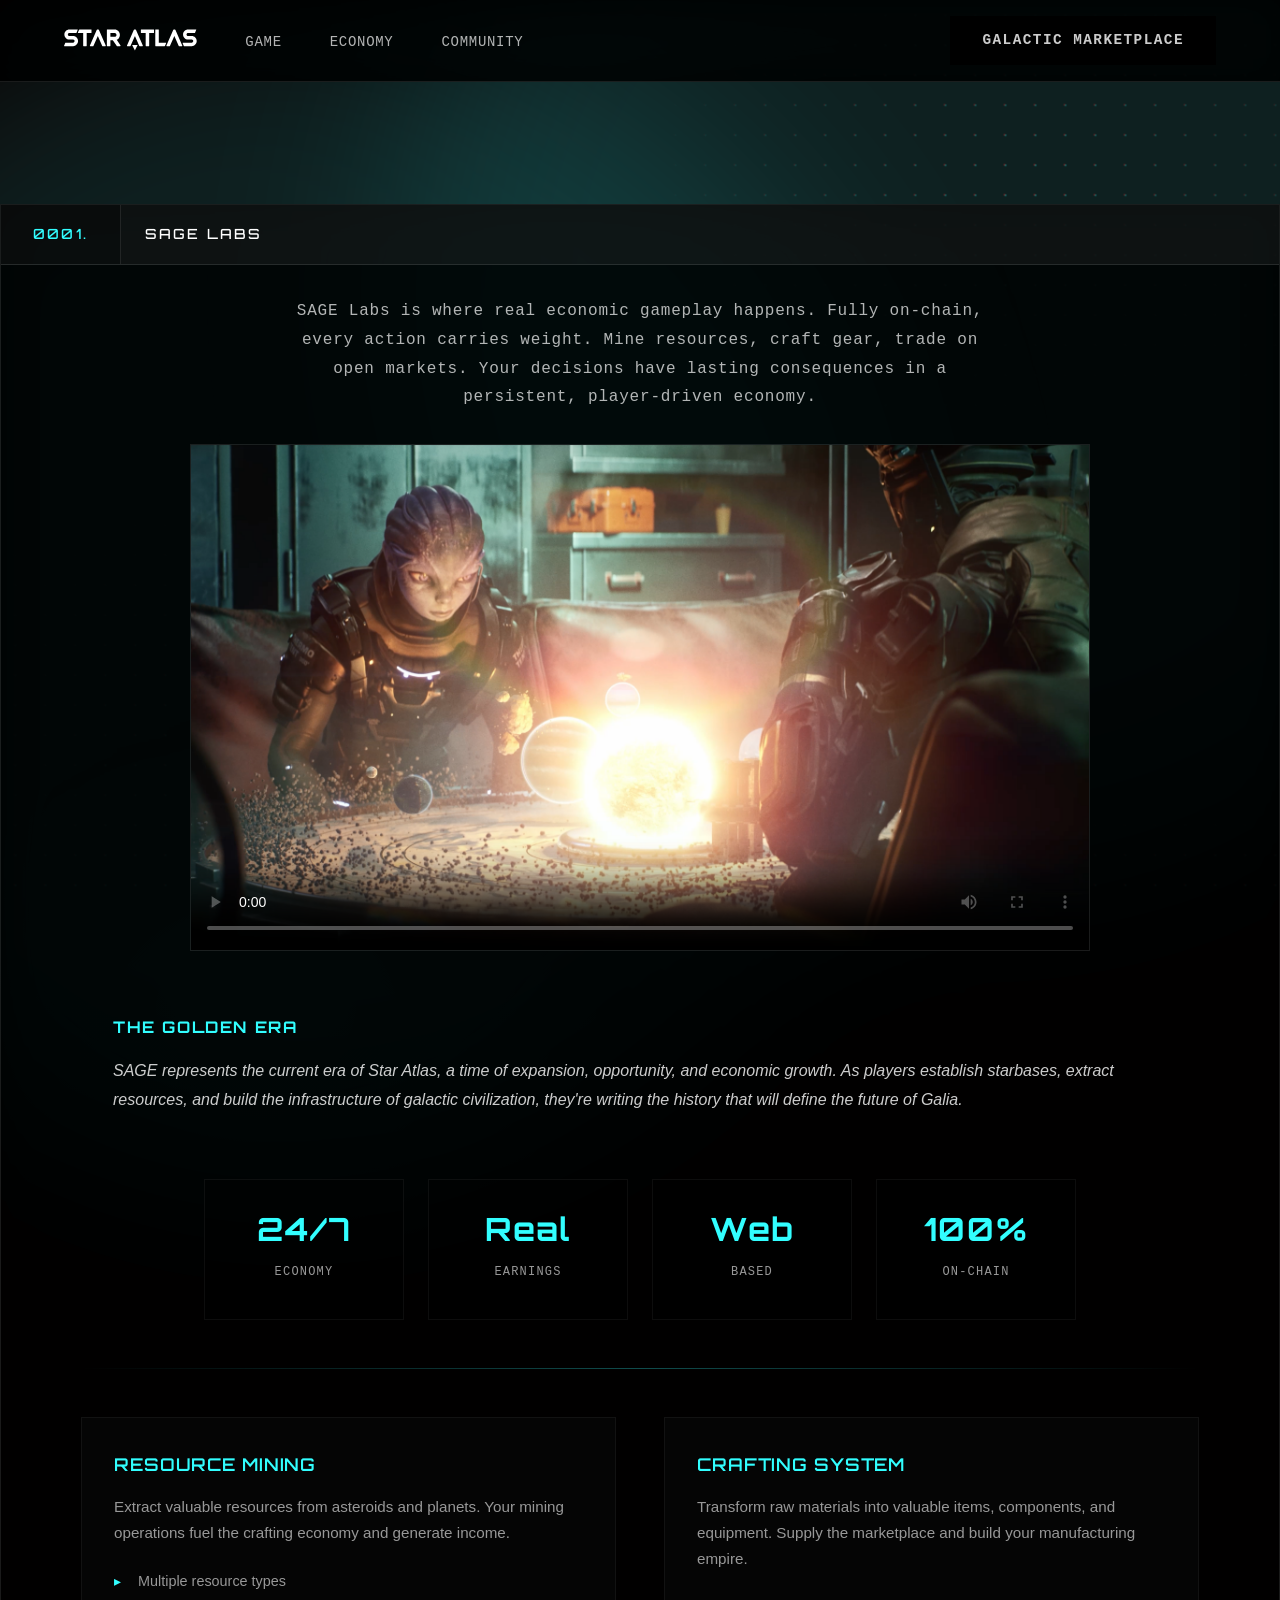
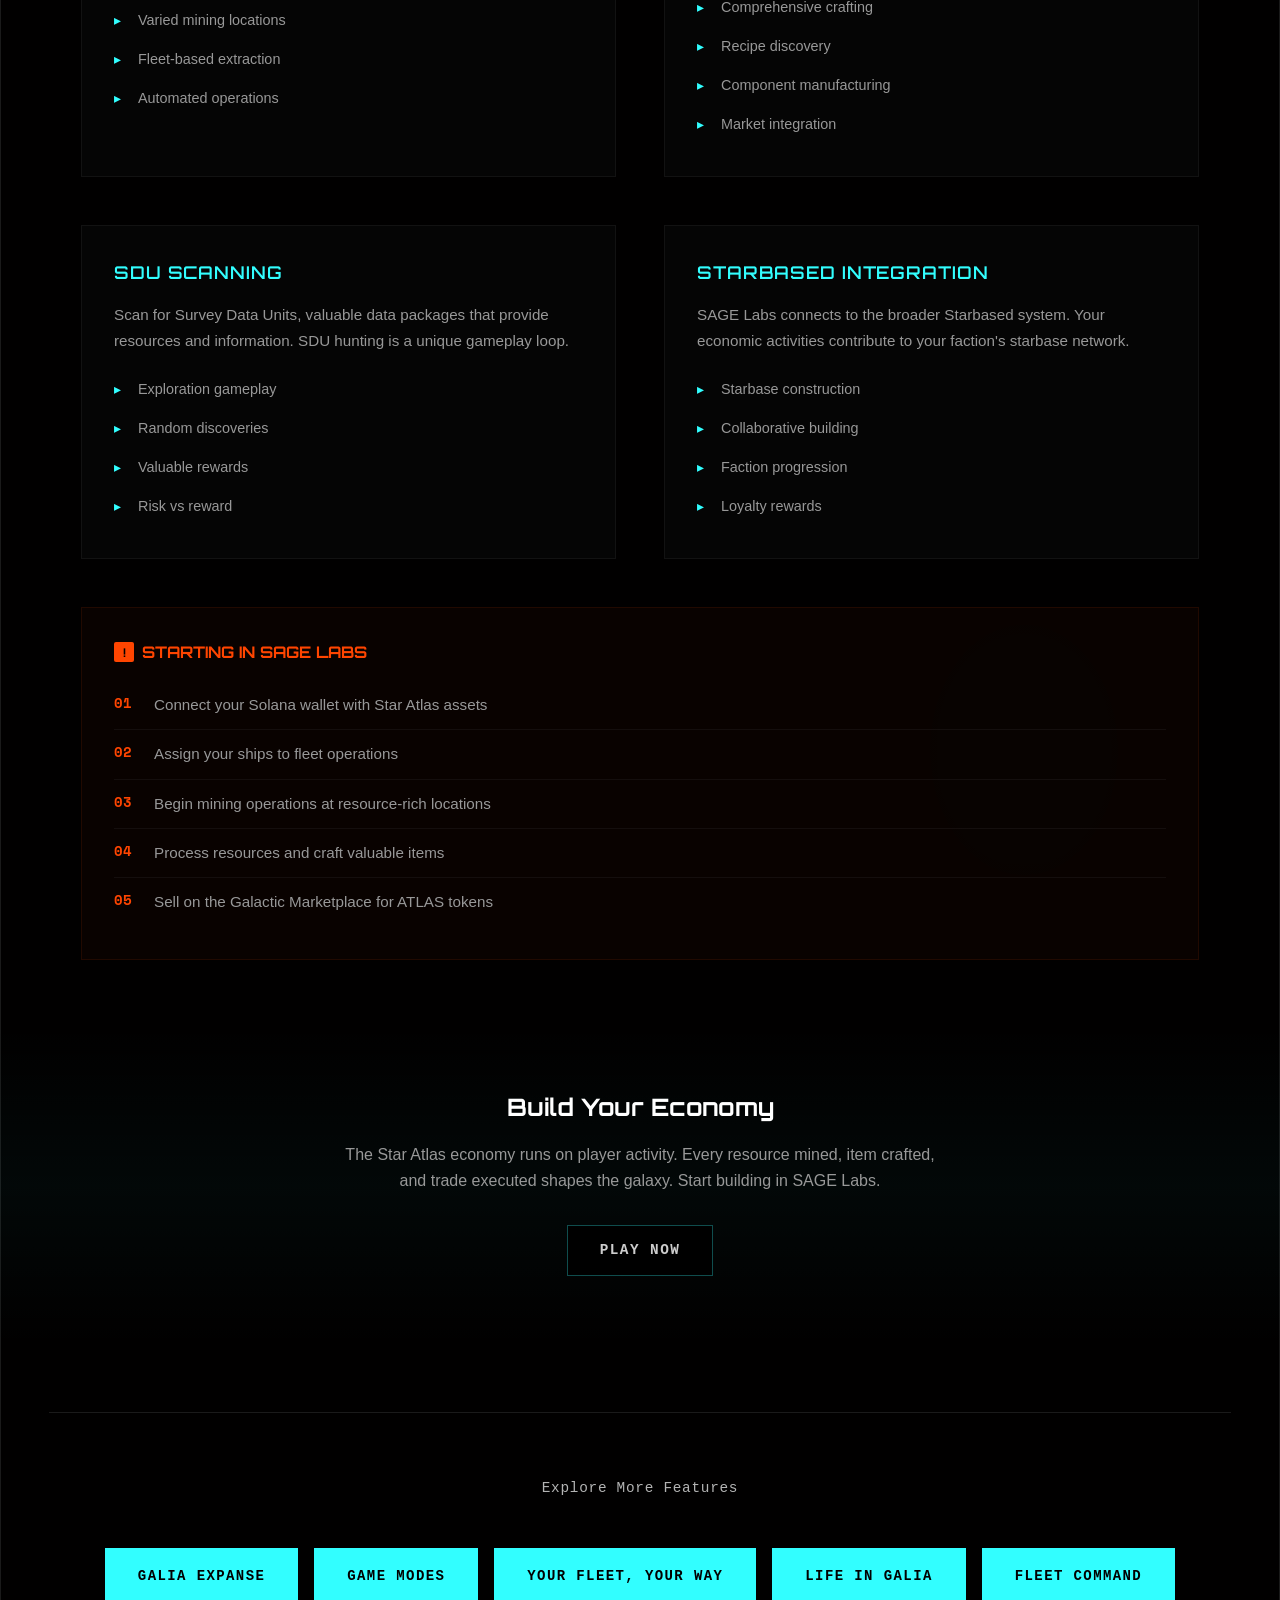
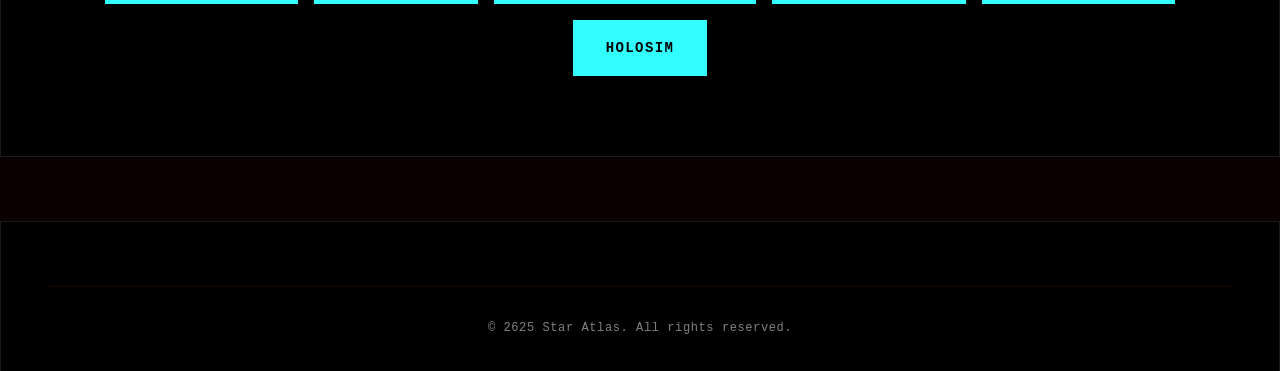
<file: game/sage-labs/index.html>
<!DOCTYPE html>
<html lang="en">
<head>
  <meta charset="UTF-8">
  <meta name="viewport" content="width=device-width, initial-scale=1.0">
  <title>SAGE Labs | Star Atlas</title>
  <meta name="description" content="Mine resources, craft items, and power the Star Atlas economy in SAGE Labs. The browser-based gateway to the Galia Expanse." />
  <meta name="keywords" content="Star Atlas, AAA MMO, space exploration, space game, MMO, blockchain game, play to earn, Solana, Galia, fleet command, sci-fi MMO" />
  <meta name="robots" content="index,follow" />
  <meta name="theme-color" content="#000000" />
  <meta name="author" content="ATMTA, Inc." />
  <link rel="canonical" href="https://staratlas.com/game/sage-labs/" />

  <meta property="og:type" content="website" />
  <meta property="og:site_name" content="Star Atlas" />
  <meta property="og:title" content="SAGE Labs | Star Atlas" />
  <meta property="og:description" content="Mine resources, craft items, and power the Star Atlas economy in SAGE Labs. The browser-based gateway to the Galia Expanse." />
  <meta property="og:url" content="https://staratlas.com/game/sage-labs/" />
  <meta property="og:image" content="https://staratlas.com/Icon.png" />
  <meta property="og:locale" content="en_US" />

  <meta name="twitter:card" content="summary_large_image" />
  <meta name="twitter:site" content="@staratlas" />
  <meta name="twitter:title" content="SAGE Labs | Star Atlas" />
  <meta name="twitter:description" content="Mine resources, craft items, and power the Star Atlas economy in SAGE Labs. The browser-based gateway to the Galia Expanse." />
  <meta name="twitter:image" content="https://staratlas.com/Icon.png" />

  <link rel="icon" type="image/png" href="../../Icon.png">
  <link rel="apple-touch-icon" href="../../Icon.png">
  <link rel="preconnect" href="https://fonts.googleapis.com">
  <link rel="preconnect" href="https://fonts.gstatic.com" crossorigin>
  <link href="https://fonts.googleapis.com/css2?family=Space+Mono:wght@400;700&family=Orbitron:wght@400;500;600;700&display=swap" rel="stylesheet">
  <link rel="stylesheet" href="../../styles.css">

  <script type="application/ld+json">{"@context":"https://schema.org","@type":"WebPage","name":"SAGE Labs | Star Atlas","url":"https://staratlas.com/game/sage-labs/","description":"Mine resources, craft items, and power the Star Atlas economy in SAGE Labs. The browser-based gateway to the Galia Expanse.","isPartOf":{"@type":"WebSite","name":"Star Atlas","url":"https://staratlas.com"}}</script>
</head>
<body>
  <div class="loading-bar" id="loadingBar"></div>
  <div class="grid-container">
    <div class="grid-layer dots"></div>
    <div class="grid-layer grid"></div>
    <div class="grid-layer accent"></div>
  </div>
  <div class="mouse-spotlight"></div>
  <div class="glow-container">
    <div class="glow"></div>
    <div class="glow"></div>
    <div class="glow"></div>
  </div>

  <nav>
    <div class="nav-main">
      <div class="nav-container">
        <div class="logo">
          <a href="../../index.html" aria-label="Star Atlas Home">
            <img src="../../Logo.svg" alt="Star Atlas">
          </a>
        </div>
        <button class="mobile-menu-toggle" type="button" aria-label="Open navigation menu" aria-controls="primary-navigation" aria-expanded="false">
          <span></span>
          <span></span>
          <span></span>
        </button>
        <div class="mobile-nav-panel" id="primary-navigation">
          <ul class="nav-links">
            <li><a href="../../game/">Game</a></li>
            <li><a href="../../index.html#economy">Economy</a></li>
            <li><a href="../../index.html#community">Community</a></li>
          </ul>
          <div class="nav-cta">
            <a href="https://play.staratlas.com/market/" target="_blank" class="download-btn" rel="noopener noreferrer"><span>Galactic Marketplace</span></a>
          </div>
        </div>
      </div>
    </div>
  </nav>

  <main class="feature-page">
    <section class="game-section">
      <div class="section-header" style="opacity:1;">
        <div style="display:flex; align-items:stretch;">
          <span class="section-number">0001.</span>
          <h1 class="section-title">SAGE Labs</h1>
        </div>
      </div>
      
      <p class="page-intro section-subtitle">SAGE Labs is where real economic gameplay happens. Fully on-chain, every action carries weight. Mine resources, craft gear, trade on open markets. Your decisions have lasting consequences in a persistent, player-driven economy.</p>
      
      
    <div class="video-container">
      <video controls playsinline preload="metadata" poster="../../src/GAME section/Top-down RTS View/Thumbnail Images/RTS_Slide_1_ImageThumbnail.png">
        <source src="../../src/Reduced/Tds Slide 1 Fleetcommand.mp4" type="video/mp4">
        Your browser does not support the video tag.
      </video>
    </div>
  
      
      <div class="page-content">
        
    <div class="lore-block">
      <h3>The Golden Era</h3>
      <p>SAGE represents the current era of Star Atlas, a time of expansion, opportunity, and economic growth. As players establish starbases, extract resources, and build the infrastructure of galactic civilization, they&#039;re writing the history that will define the future of Galia.</p>
    </div>
  
        
        
    <div class="stats-grid">
      
        <div class="stat-item">
          <div class="stat-value">24/7</div>
          <div class="stat-label">Economy</div>
        </div>
      
        <div class="stat-item">
          <div class="stat-value">Real</div>
          <div class="stat-label">Earnings</div>
        </div>
      
        <div class="stat-item">
          <div class="stat-value">Web</div>
          <div class="stat-label">Based</div>
        </div>
      
        <div class="stat-item">
          <div class="stat-value">100%</div>
          <div class="stat-label">On-Chain</div>
        </div>
      
    </div>
  
        
        <div class="section-divider"></div>
        
        
    <div class="feature-grid">
      
        <div class="feature-card">
          <h3>Resource Mining</h3>
          <p>Extract valuable resources from asteroids and planets. Your mining operations fuel the crafting economy and generate income.</p>
          
            <ul>
              <li>Multiple resource types</li><li>Varied mining locations</li><li>Fleet-based extraction</li><li>Automated operations</li>
            </ul>
          
        </div>
      
        <div class="feature-card">
          <h3>Crafting System</h3>
          <p>Transform raw materials into valuable items, components, and equipment. Supply the marketplace and build your manufacturing empire.</p>
          
            <ul>
              <li>Comprehensive crafting</li><li>Recipe discovery</li><li>Component manufacturing</li><li>Market integration</li>
            </ul>
          
        </div>
      
        <div class="feature-card">
          <h3>SDU Scanning</h3>
          <p>Scan for Survey Data Units, valuable data packages that provide resources and information. SDU hunting is a unique gameplay loop.</p>
          
            <ul>
              <li>Exploration gameplay</li><li>Random discoveries</li><li>Valuable rewards</li><li>Risk vs reward</li>
            </ul>
          
        </div>
      
        <div class="feature-card">
          <h3>Starbased Integration</h3>
          <p>SAGE Labs connects to the broader Starbased system. Your economic activities contribute to your faction&#039;s starbase network.</p>
          
            <ul>
              <li>Starbase construction</li><li>Collaborative building</li><li>Faction progression</li><li>Loyalty rewards</li>
            </ul>
          
        </div>
      
    </div>
  
        
        
    <div class="guide-block">
      <h3>Starting in SAGE Labs</h3>
      <ol>
        <li>Connect your Solana wallet with Star Atlas assets</li><li>Assign your ships to fleet operations</li><li>Begin mining operations at resource-rich locations</li><li>Process resources and craft valuable items</li><li>Sell on the Galactic Marketplace for ATLAS tokens</li>
      </ol>
    </div>
  
        
        
    <div class="cta-block">
      <h3>Build Your Economy</h3>
      <p>The Star Atlas economy runs on player activity. Every resource mined, item crafted, and trade executed shapes the galaxy. Start building in SAGE Labs.</p>
      <a href="https://play.staratlas.com" target="_blank" rel="noopener noreferrer" class="download-btn"><span>Play Now</span></a>
    </div>
  
      </div>
      
      
    <div class="related-section">
      <p class="section-subtitle" style="margin-top: 2rem;">Explore More Features</p>
      <div class="related-links">
        <a class="secondary-btn" href="../../game/galia/">Galia Expanse</a><a class="secondary-btn" href="../../game/game-modes/">Game Modes</a><a class="secondary-btn" href="../../game/your-fleet-your-way/">Your Fleet, Your Way</a><a class="secondary-btn" href="../../game/life-in-galia/">Life in Galia</a><a class="secondary-btn" href="../../game/fleet-command/">Fleet Command</a><a class="secondary-btn" href="../../game/holosim/">Holosim</a>
      </div>
    </div>
  
    </section>
  </main>

  <footer>
    <div class="footer-content">
      <div class="footer-bottom">
        <p class="footer-text">© 2625 Star Atlas. All rights reserved.</p>
      </div>
    </div>
  </footer>

  <script src="../../src/main.js" defer></script>
</body>
</html>
</file>
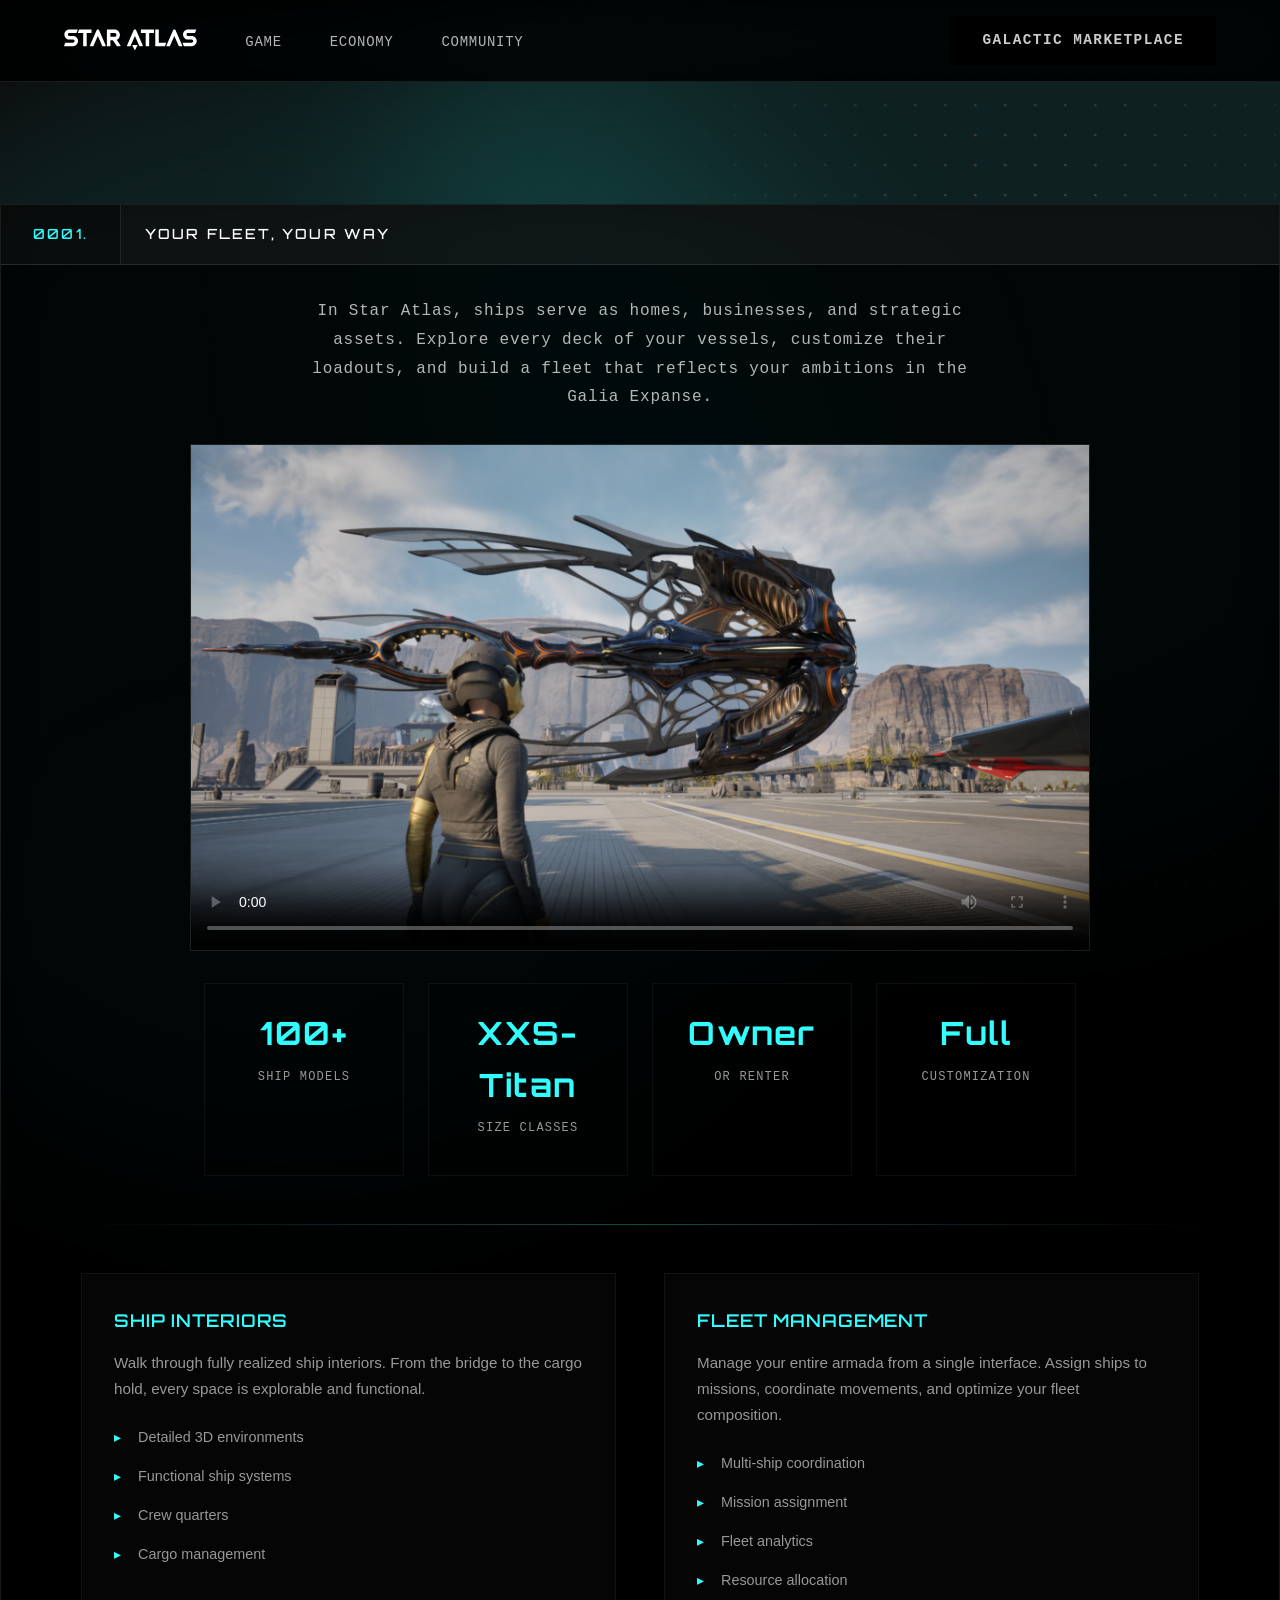
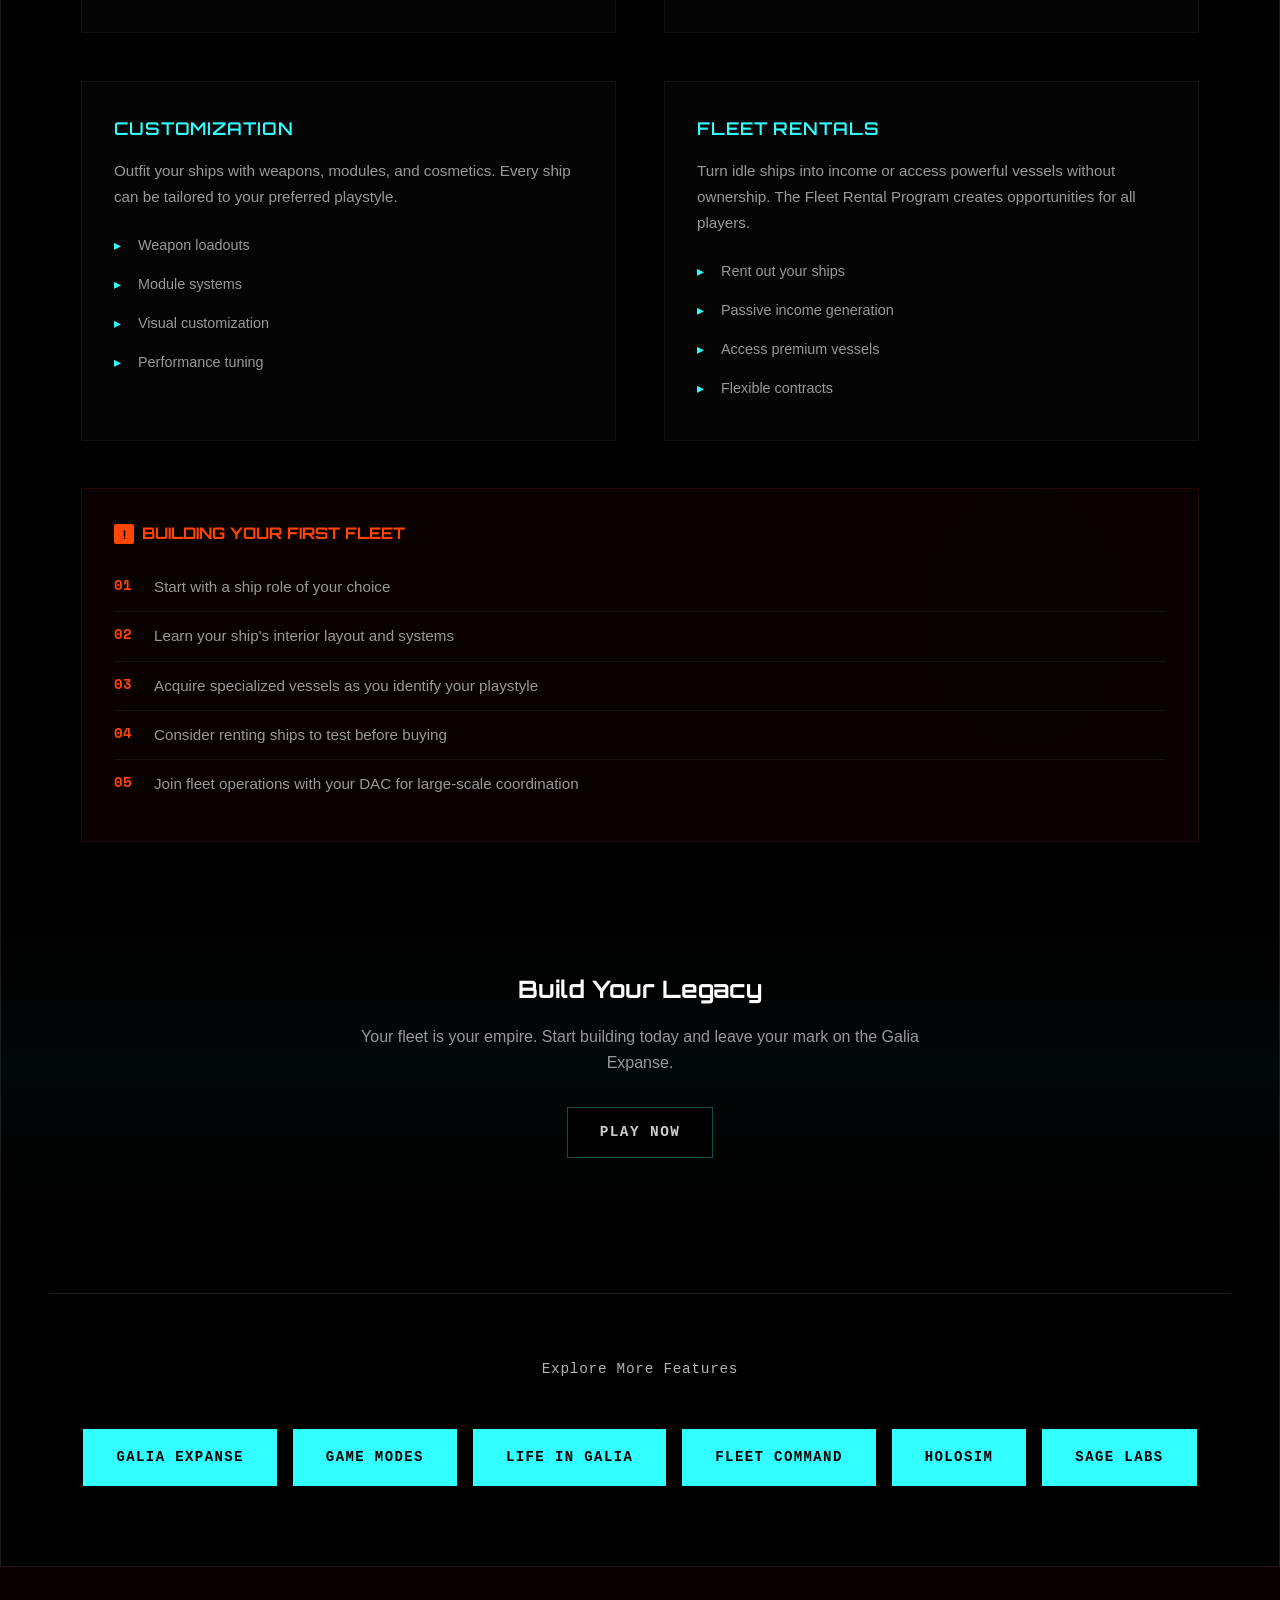
<file: game/your-fleet-your-way/index.html>
<!DOCTYPE html>
<html lang="en">
<head>
  <meta charset="UTF-8">
  <meta name="viewport" content="width=device-width, initial-scale=1.0">
  <title>Your Fleet, Your Way | Star Atlas</title>
  <meta name="description" content="Build, customize, and command your fleet in Star Atlas. Explore ship interiors, manage armadas, and shape your path in the Galia Expanse." />
  <meta name="keywords" content="Star Atlas, AAA MMO, space exploration, space game, MMO, blockchain game, play to earn, Solana, Galia, fleet command, sci-fi MMO" />
  <meta name="robots" content="index,follow" />
  <meta name="theme-color" content="#000000" />
  <meta name="author" content="ATMTA, Inc." />
  <link rel="canonical" href="https://staratlas.com/game/your-fleet-your-way/" />

  <meta property="og:type" content="website" />
  <meta property="og:site_name" content="Star Atlas" />
  <meta property="og:title" content="Your Fleet, Your Way | Star Atlas" />
  <meta property="og:description" content="Build, customize, and command your fleet in Star Atlas. Explore ship interiors, manage armadas, and shape your path in the Galia Expanse." />
  <meta property="og:url" content="https://staratlas.com/game/your-fleet-your-way/" />
  <meta property="og:image" content="https://staratlas.com/Icon.png" />
  <meta property="og:locale" content="en_US" />

  <meta name="twitter:card" content="summary_large_image" />
  <meta name="twitter:site" content="@staratlas" />
  <meta name="twitter:title" content="Your Fleet, Your Way | Star Atlas" />
  <meta name="twitter:description" content="Build, customize, and command your fleet in Star Atlas. Explore ship interiors, manage armadas, and shape your path in the Galia Expanse." />
  <meta name="twitter:image" content="https://staratlas.com/Icon.png" />

  <link rel="icon" type="image/png" href="../../Icon.png">
  <link rel="apple-touch-icon" href="../../Icon.png">
  <link rel="preconnect" href="https://fonts.googleapis.com">
  <link rel="preconnect" href="https://fonts.gstatic.com" crossorigin>
  <link href="https://fonts.googleapis.com/css2?family=Space+Mono:wght@400;700&family=Orbitron:wght@400;500;600;700&display=swap" rel="stylesheet">
  <link rel="stylesheet" href="../../styles.css">

  <script type="application/ld+json">{"@context":"https://schema.org","@type":"WebPage","name":"Your Fleet, Your Way | Star Atlas","url":"https://staratlas.com/game/your-fleet-your-way/","description":"Build, customize, and command your fleet in Star Atlas. Explore ship interiors, manage armadas, and shape your path in the Galia Expanse.","isPartOf":{"@type":"WebSite","name":"Star Atlas","url":"https://staratlas.com"}}</script>
</head>
<body>
  <div class="loading-bar" id="loadingBar"></div>
  <div class="grid-container">
    <div class="grid-layer dots"></div>
    <div class="grid-layer grid"></div>
    <div class="grid-layer accent"></div>
  </div>
  <div class="mouse-spotlight"></div>
  <div class="glow-container">
    <div class="glow"></div>
    <div class="glow"></div>
    <div class="glow"></div>
  </div>

  <nav>
    <div class="nav-main">
      <div class="nav-container">
        <div class="logo">
          <a href="../../index.html" aria-label="Star Atlas Home">
            <img src="../../Logo.svg" alt="Star Atlas">
          </a>
        </div>
        <button class="mobile-menu-toggle" type="button" aria-label="Open navigation menu" aria-controls="primary-navigation" aria-expanded="false">
          <span></span>
          <span></span>
          <span></span>
        </button>
        <div class="mobile-nav-panel" id="primary-navigation">
          <ul class="nav-links">
            <li><a href="../../game/">Game</a></li>
            <li><a href="../../index.html#economy">Economy</a></li>
            <li><a href="../../index.html#community">Community</a></li>
          </ul>
          <div class="nav-cta">
            <a href="https://play.staratlas.com/market/" target="_blank" class="download-btn" rel="noopener noreferrer"><span>Galactic Marketplace</span></a>
          </div>
        </div>
      </div>
    </div>
  </nav>

  <main class="feature-page">
    <section class="game-section">
      <div class="section-header" style="opacity:1;">
        <div style="display:flex; align-items:stretch;">
          <span class="section-number">0001.</span>
          <h1 class="section-title">Your Fleet, Your Way</h1>
        </div>
      </div>
      
      <p class="page-intro section-subtitle">In Star Atlas, ships serve as homes, businesses, and strategic assets. Explore every deck of your vessels, customize their loadouts, and build a fleet that reflects your ambitions in the Galia Expanse.</p>
      
      
    <div class="video-container">
      <video controls playsinline preload="metadata" poster="../../src/GAME section/3rd Person Experience/Thumbnails in carousel/Slide_3_ImageThumbnail.png">
        <source src="../../src/Reduced/Slide 3 Yourfleetyourway.mp4" type="video/mp4">
        Your browser does not support the video tag.
      </video>
    </div>
  
      
      <div class="page-content">
        
        
        
    <div class="stats-grid">
      
        <div class="stat-item">
          <div class="stat-value">100+</div>
          <div class="stat-label">Ship Models</div>
        </div>
      
        <div class="stat-item">
          <div class="stat-value">XXS-Titan</div>
          <div class="stat-label">Size Classes</div>
        </div>
      
        <div class="stat-item">
          <div class="stat-value">Owner</div>
          <div class="stat-label">Or Renter</div>
        </div>
      
        <div class="stat-item">
          <div class="stat-value">Full</div>
          <div class="stat-label">Customization</div>
        </div>
      
    </div>
  
        
        <div class="section-divider"></div>
        
        
    <div class="feature-grid">
      
        <div class="feature-card">
          <h3>Ship Interiors</h3>
          <p>Walk through fully realized ship interiors. From the bridge to the cargo hold, every space is explorable and functional.</p>
          
            <ul>
              <li>Detailed 3D environments</li><li>Functional ship systems</li><li>Crew quarters</li><li>Cargo management</li>
            </ul>
          
        </div>
      
        <div class="feature-card">
          <h3>Fleet Management</h3>
          <p>Manage your entire armada from a single interface. Assign ships to missions, coordinate movements, and optimize your fleet composition.</p>
          
            <ul>
              <li>Multi-ship coordination</li><li>Mission assignment</li><li>Fleet analytics</li><li>Resource allocation</li>
            </ul>
          
        </div>
      
        <div class="feature-card">
          <h3>Customization</h3>
          <p>Outfit your ships with weapons, modules, and cosmetics. Every ship can be tailored to your preferred playstyle.</p>
          
            <ul>
              <li>Weapon loadouts</li><li>Module systems</li><li>Visual customization</li><li>Performance tuning</li>
            </ul>
          
        </div>
      
        <div class="feature-card">
          <h3>Fleet Rentals</h3>
          <p>Turn idle ships into income or access powerful vessels without ownership. The Fleet Rental Program creates opportunities for all players.</p>
          
            <ul>
              <li>Rent out your ships</li><li>Passive income generation</li><li>Access premium vessels</li><li>Flexible contracts</li>
            </ul>
          
        </div>
      
    </div>
  
        
        
    <div class="guide-block">
      <h3>Building Your First Fleet</h3>
      <ol>
        <li>Start with a ship role of your choice</li><li>Learn your ship&#039;s interior layout and systems</li><li>Acquire specialized vessels as you identify your playstyle</li><li>Consider renting ships to test before buying</li><li>Join fleet operations with your DAC for large-scale coordination</li>
      </ol>
    </div>
  
        
        
    <div class="cta-block">
      <h3>Build Your Legacy</h3>
      <p>Your fleet is your empire. Start building today and leave your mark on the Galia Expanse.</p>
      <a href="https://play.staratlas.com" target="_blank" rel="noopener noreferrer" class="download-btn"><span>Play Now</span></a>
    </div>
  
      </div>
      
      
    <div class="related-section">
      <p class="section-subtitle" style="margin-top: 2rem;">Explore More Features</p>
      <div class="related-links">
        <a class="secondary-btn" href="../../game/galia/">Galia Expanse</a><a class="secondary-btn" href="../../game/game-modes/">Game Modes</a><a class="secondary-btn" href="../../game/life-in-galia/">Life in Galia</a><a class="secondary-btn" href="../../game/fleet-command/">Fleet Command</a><a class="secondary-btn" href="../../game/holosim/">Holosim</a><a class="secondary-btn" href="../../game/sage-labs/">SAGE Labs</a>
      </div>
    </div>
  
    </section>
  </main>

  <footer>
    <div class="footer-content">
      <div class="footer-bottom">
        <p class="footer-text">© 2625 Star Atlas. All rights reserved.</p>
      </div>
    </div>
  </footer>

  <script src="../../src/main.js" defer></script>
</body>
</html>
</file>
<file: styles.css>
/* SAGE Editor Suite Inspired Styles for Star Atlas */

/* Font Imports */
@import url('https://api.fontshare.com/v2/css?f[]=tabular@300,400,500,600,700,800&display=swap');
@import url('https://fonts.googleapis.com/css2?family=Orbitron:wght@400;500;600;700&display=swap');

/* Variables */
:root {
    --primary-color: #FF4500;
    --secondary-color: #FF6B35;
    --accent-color: #FFA500;
    --dark-bg: #0A0000;
    --darker-bg: #000000;
    --text-primary: #ffffff;
    --text-secondary: #989898;
    --card-bg: rgba(255, 255, 255, 0.02);
    --card-border: rgba(255, 69, 0, 0.1);
    --accent-gradient: linear-gradient(135deg, #32feff 0%, #5affff 100%);
    --grid-color: rgba(255, 69, 0, 0.02);
    --dot-color: rgba(255, 69, 0, 0.08);
}

/* Reset */
* {
    margin: 0;
    padding: 0;
    box-sizing: border-box;
}

/* Accessibility / SEO helpers */
.sr-only {
    position: absolute !important;
    width: 1px !important;
    height: 1px !important;
    padding: 0 !important;
    margin: -1px !important;
    overflow: hidden !important;
    clip: rect(0, 0, 0, 0) !important;
    white-space: nowrap !important;
    border: 0 !important;
}

/* Internal-link styling that preserves the existing visual design */
.slide-title-link {
    color: inherit;
    text-decoration: none;
}
.slide-title-link:hover,
.slide-title-link:focus {
    color: inherit;
    text-decoration: none;
}

/* Text Selection */
::selection {
    background-color: #32feff !important;
    color: #000 !important;
}

::-moz-selection {
    background-color: #32feff !important;
    color: #000 !important;
}

/* Ensure selection works everywhere */
*::selection {
    background-color: #32feff !important;
    color: #000 !important;
}

*::-moz-selection {
    background-color: #32feff !important;
    color: #000 !important;
}

/* Smooth Scrolling */
html {
    scroll-behavior: smooth;
}

/* Base */
body {
    font-family: 'Tabular', 'Inter', -apple-system, BlinkMacSystemFont, 'Segoe UI', Roboto, sans-serif;
    font-weight: 800;
    background-color: var(--dark-bg);
    /*background-image: 
        radial-gradient(ellipse 800px 600px at 20% 30%, rgba(50, 254, 255, 0.08) 0%, transparent 40%),
        radial-gradient(ellipse 600px 800px at 80% 70%, rgba(50, 254, 255, 0.06) 0%, transparent 40%),
        radial-gradient(ellipse 1000px 800px at 50% 100%, rgba(50, 254, 255, 0.04) 0%, transparent 50%);*/
    color: var(--text-primary);
    overflow-x: hidden;
    line-height: 1.6;
    position: relative;
    min-height: 100vh;
    z-index: 0;
}

/* Custom Cursor */
body::after {
    content: '';
    position: fixed;
    width: 20px;
    height: 20px;
    border: 2px solid var(--primary-color);
    border-radius: 50%;
    pointer-events: none;
    z-index: 10000;
    transition: transform 0.1s ease;
    mix-blend-mode: difference;
}

/* Selection */
::selection {
    background: var(--primary-color);
    color: var(--dark-bg);
}

/* Scrollbar */
::-webkit-scrollbar {
    width: 8px;
}

::-webkit-scrollbar-track {
    background: var(--dark-bg);
    border-radius: 0;
}

::-webkit-scrollbar-thumb {
    background: #32feff;
    border-radius: 0;
}

::-webkit-scrollbar-thumb:hover {
    background: #5affff;
}

/* Grid Background */
.grid-container {
    position: fixed;
    top: 0;
    left: 0;
    width: 100%;
    height: 100%;
    pointer-events: none;
    z-index: -1;
}

/* Mouse follow spotlight effect for dot grid */
.mouse-spotlight {
    position: fixed;
    width: 300px;
    height: 300px;
    border-radius: 50%;
    pointer-events: none;
    z-index: 0;
    backdrop-filter: brightness(12) contrast(3) saturate(2);
    -webkit-backdrop-filter: brightness(12) contrast(3) saturate(2);
    transform: translate(-50%, -50%);
    opacity: 0;
    transition: opacity 0.3s ease;
    mask-image: radial-gradient(circle,
        black 0%,
        rgba(0, 0, 0, 0.95) 15%,
        rgba(0, 0, 0, 0.7) 25%,
        rgba(0, 0, 0, 0.3) 35%,
        transparent 50%
    );
    -webkit-mask-image: radial-gradient(circle,
        black 0%,
        rgba(0, 0, 0, 0.95) 15%,
        rgba(0, 0, 0, 0.7) 25%,
        rgba(0, 0, 0, 0.3) 35%,
        transparent 50%
    );
}

.grid-layer {
    position: absolute;
    top: 0;
    left: 0;
    width: 100%;
    height: 100%;
}

.grid-layer.dots {
    background-image: 
        radial-gradient(circle, rgba(255, 0, 0, 0.4) 0.8px, transparent 1px),
        radial-gradient(circle, rgba(0, 255, 255, 0.4) 0.8px, transparent 1px);
    background-size: 30px 30px;
    background-position: -0.5px -0.3px, 0.5px 0.3px;
    opacity: 0.8;
    animation: drift 80s linear infinite;
    mask-image: 
        radial-gradient(ellipse 60% 60% at 20% 80%, rgba(0,0,0,1) 0%, transparent 50%),
        radial-gradient(ellipse 60% 60% at 80% 20%, rgba(0,0,0,1) 0%, transparent 50%),
        linear-gradient(to bottom, transparent 0%, transparent 90vh, rgba(0,0,0,0.5) 95vh, rgba(0,0,0,1) 100vh);
    -webkit-mask-image: 
        radial-gradient(ellipse 60% 60% at 20% 80%, rgba(0,0,0,1) 0%, transparent 50%),
        radial-gradient(ellipse 60% 60% at 80% 20%, rgba(0,0,0,1) 0%, transparent 50%),
        linear-gradient(to bottom, transparent 0%, transparent 90vh, rgba(0,0,0,0.5) 95vh, rgba(0,0,0,1) 100vh);
    mask-composite: add;
    -webkit-mask-composite: source-over;
}

.grid-layer.grid {
    background-image: 
        linear-gradient(rgba(50, 254, 255, 0.05) 1px, transparent 1px),
        linear-gradient(90deg, rgba(50, 254, 255, 0.05) 1px, transparent 1px);
    background-size: 50px 50px;
    opacity: 0;
    mask-image: linear-gradient(to bottom, transparent 0%, transparent 95vh, rgba(0,0,0,1) 100vh);
    -webkit-mask-image: linear-gradient(to bottom, transparent 0%, transparent 95vh, rgba(0,0,0,1) 100vh);
}

.grid-layer.accent {
    background: radial-gradient(ellipse at 50% 0%, rgba(50, 254, 255, 0.1) 0%, transparent 40%);
    opacity: 0;
    mask-image: linear-gradient(to bottom, transparent 0%, transparent 95vh, rgba(0,0,0,1) 100vh);
    -webkit-mask-image: linear-gradient(to bottom, transparent 0%, transparent 95vh, rgba(0,0,0,1) 100vh);
}

@keyframes drift {
    0% { transform: translate(0, 0); }
    100% { transform: translate(-30px, -30px); }
}

/* Glow Effects - More Strategic */
.glow-container {
    position: fixed;
    top: 0;
    left: 0;
    width: 100%;
    height: 100%;
    pointer-events: none;
    z-index: 2;
}

.glow {
    position: absolute;
    width: 1200px;
    height: 1200px;
    border-radius: 50%;
    filter: blur(100px);
    opacity: 0.126;
}

.glow:nth-child(1) {
    background: #32feff;
    top: -300px;
    right: -300px;
    animation: glow-float 30s ease-in-out infinite;
}

.glow:nth-child(2) {
    background: #32feff;
    bottom: -300px;
    left: -300px;
    animation: glow-float 35s ease-in-out infinite reverse;
}

@keyframes glow-float {
    0%, 100% { transform: translate(0, 0) scale(1); }
    50% { transform: translate(-50px, 50px) scale(1.1); }
}

/* Fixed bottom chromatic dot grid */
.bottom-chromatic-grid {
    position: fixed;
    top: 0;
    left: 0;
    width: 100%;
    height: 100%;
    pointer-events: none;
    z-index: 0;
    background-image: 
        radial-gradient(circle, rgba(255, 0, 0, 0.18) 0.8px, transparent 1px),
        radial-gradient(circle, rgba(0, 255, 255, 0.18) 0.8px, transparent 1px);
    background-size: 25px 25px;
    background-position: -0.5px -0.3px, 0.5px 0.3px;
    opacity: 0.5;
    mask-image: 
        radial-gradient(ellipse 70% 70% at 15% 85%, rgba(0,0,0,0.6) 0%, transparent 40%),
        radial-gradient(ellipse 70% 70% at 85% 15%, rgba(0,0,0,0.6) 0%, transparent 40%),
        linear-gradient(to bottom, transparent 0%, transparent 95vh, rgba(0,0,0,0.3) 98vh, rgba(0,0,0,0.5) 100vh);
    -webkit-mask-image: 
        radial-gradient(ellipse 70% 70% at 15% 85%, rgba(0,0,0,0.6) 0%, transparent 40%),
        radial-gradient(ellipse 70% 70% at 85% 15%, rgba(0,0,0,0.6) 0%, transparent 40%),
        linear-gradient(to bottom, transparent 0%, transparent 95vh, rgba(0,0,0,0.3) 98vh, rgba(0,0,0,0.5) 100vh);
    mask-composite: add;
    -webkit-mask-composite: source-over;
}

/* Loading Bar */
.loading-bar {
    position: fixed;
    top: 0;
    left: 0;
    width: 100%;
    height: 2px;
    background: linear-gradient(90deg, transparent, #32feff, #5affff, transparent);
    transform: scaleX(0);
    transform-origin: left;
    z-index: 10000;
    transition: transform 0.3s ease;
}

.loading-bar.active {
    animation: loading 2.5s ease-in-out;
}

@keyframes loading {
    0% { 
        transform: scaleX(0);
        transform-origin: left;
    }
    50% { 
        transform: scaleX(1);
        transform-origin: left;
    }
    51% {
        transform-origin: right;
    }
    100% { 
        transform: scaleX(0);
        transform-origin: right;
    }
}

/* Navigation */
nav {
    position: fixed;
    top: 0;
    width: 100%;
    background: rgba(0, 0, 0, 0.9);
    backdrop-filter: blur(20px);
    z-index: 1000;
    transition: all 0.3s ease;
    border-bottom: 1px solid rgba(255, 255, 255, 0.1);
}

nav.scrolled {
    background: rgba(0, 0, 0, 0.95);
    backdrop-filter: blur(25px);
    box-shadow: 0 4px 30px rgba(0, 0, 0, 0.8);
}

.nav-top {
    padding: 0.5rem 5%;
    border-bottom: 1px solid var(--card-border);
    font-size: 0.75rem;
    color: var(--text-secondary);
    display: flex;
    justify-content: flex-end;
    gap: 2rem;
    font-family: 'Tabular', sans-serif;
    letter-spacing: 0.1em;
}

.nav-top a {
    color: var(--text-secondary);
    text-decoration: none;
    transition: all 0.3s;
    position: relative;
}

.nav-top a::before {
    content: '>';
    position: absolute;
    left: -12px;
    opacity: 0;
    color: #32feff;
    transition: all 0.3s;
}

.nav-top a:hover {
    color: #32feff;
    transform: translateX(3px);
}

.nav-top a:hover::before {
    opacity: 1;
    left: -10px;
}

.nav-main {
    padding: 1rem 5%;
}

.nav-container {
    display: flex;
    justify-content: space-between;
    align-items: center;
    max-width: 1400px;
    margin: 0 auto;
    position: relative;
}

.logo {
    height: 40px;
    transition: transform 0.3s;
}

.logo:hover {
    transform: scale(1.05);
}

.logo img {
    height: 100%;
    width: auto;
    filter: brightness(0) invert(1);
    transition: filter 0.3s;
}

.logo:hover img {
    filter: brightness(0) invert(1) drop-shadow(0 0 20px rgba(255, 69, 0, 0.5));
}

.nav-links {
    display: flex;
    gap: 3rem;
    align-items: center;
    list-style: none;
}

.mobile-nav-panel {
    display: flex;
    align-items: center;
    justify-content: space-between;
    flex: 1;
    gap: 2rem;
    margin-left: 3rem;
}

.mobile-menu-toggle {
    display: none;
    align-items: center;
    justify-content: center;
    flex-direction: column;
    gap: 5px;
    width: 44px;
    height: 44px;
    margin: 0 0 0 auto;
    padding: 0;
    border: 1px solid rgba(255, 255, 255, 0.18);
    background: rgba(255, 255, 255, 0.04);
    color: #ffffff;
    cursor: pointer;
}

.mobile-menu-toggle span {
    display: block;
    width: 22px;
    height: 2px;
    background: currentColor;
    transition: transform 0.25s ease, opacity 0.2s ease;
}

.mobile-menu-toggle:focus-visible {
    outline: 2px solid #32feff;
    outline-offset: 3px;
}

body.mobile-nav-open .mobile-menu-toggle span:nth-child(1) {
    transform: translateY(7px) rotate(45deg);
}

body.mobile-nav-open .mobile-menu-toggle span:nth-child(2) {
    opacity: 0;
}

body.mobile-nav-open .mobile-menu-toggle span:nth-child(3) {
    transform: translateY(-7px) rotate(-45deg);
}

body.mobile-nav-open nav {
    overflow: visible !important;
}

.nav-links a {
    color: rgba(255, 255, 255, 0.7);
    text-decoration: none;
    transition: all 0.3s;
    font-weight: 400;
    font-size: 0.875rem;
    text-transform: uppercase;
    letter-spacing: 0.05em;
    position: relative;
    font-family: 'Tabular', monospace;
}

.nav-links a::after {
    content: '';
    position: absolute;
    bottom: -5px;
    left: 0;
    width: 0;
    height: 1px;
    background: #32feff;
    transition: width 0.3s;
}

.nav-links a:hover {
    color: #32feff;
}

.nav-links a:hover::after {
    width: 100%;
}

.nav-cta {
    display: flex;
    align-items: center;
    gap: 1rem;
}

.platform-icons {
    display: flex;
    gap: 0.8rem;
    padding-right: 1rem;
    border-right: 1px solid var(--card-border);
}

.platform-icon {
    width: 20px;
    height: 20px;
    opacity: 0.6;
    transition: all 0.3s;
    cursor: pointer;
}

.platform-icon:hover {
    opacity: 1;
    transform: translateY(-2px) scale(1.1);
    filter: drop-shadow(0 2px 5px rgba(50, 254, 255, 0.5));
}

.download-btn {
    background: #000;
    color: rgba(255, 255, 255, 0.8);
    padding: 0.8rem 2rem;
    border: none;
    border-radius: 0;
    font-weight: 600;
    text-decoration: none;
    transition: all 0.3s;
    text-transform: uppercase;
    font-size: 0.875rem;
    letter-spacing: 0.1em;
    cursor: pointer;
    position: relative;
    overflow: hidden;
    font-family: 'Tabular', monospace;
    z-index: 1;
}

.download-btn span {
    position: relative;
    z-index: 2;
}

.download-btn::before {
    content: '';
    position: absolute;
    top: 0;
    left: -100%;
    width: 100%;
    height: 100%;
    background: #32feff;
    transition: left 0.3s;
    z-index: 0;
}

.download-btn::after {
    content: '→';
    position: absolute;
    right: 20px;
    opacity: 0;
    transition: all 0.3s;
    color: inherit;
    z-index: 2;
}

.download-btn:hover {
    color: #000;
    text-shadow: 0 0 8px rgba(0, 0, 0, 0.3);
    box-shadow: 0 4px 15px rgba(50, 254, 255, 0.3);
}

.download-btn:hover::before {
    left: 0;
}

.download-btn:hover::after {
    opacity: 1;
    right: 15px;
}

/* Hero Section */
.hero {
    height: 100vh;
    display: flex;
    align-items: flex-end;
    justify-content: flex-start;
    position: relative;
    overflow: hidden;
    margin-top: 0;
    background: radial-gradient(ellipse at center, rgba(50, 254, 255, 0.05) 0%, transparent 50%);
    transition: margin-top 0.5s ease;
    z-index: 1;
}

/* When nav is visible, add margin */
body.content-unlocked .hero {
    margin-top: 80px;
}

.video-background {
    position: absolute;
    top: 0;
    left: 0;
    width: 100%;
    height: 100%;
    object-fit: cover;
    z-index: -2;
}

.video-overlay {
    position: absolute;
    top: 0;
    left: 0;
    width: 100%;
    height: 100%;
    background: 
        radial-gradient(ellipse at center, transparent 0%, rgba(10, 0, 0, 0) 100%),
        linear-gradient(to bottom, 
            rgba(10, 0, 0, 0.1) 0%, 
            rgba(10, 0, 0, 0.3) 70%, 
            rgba(10, 0, 0, 1) 100%);
    z-index: -1;
}

.hero-content {
    text-align: left;
    z-index: 10;
    max-width: 600px;
    padding: 0 4rem 12rem 4rem;
    position: relative;
}

.hero-logo {
    width: 300px;
    max-width: 85vw;
    opacity: 0;
    animation: chromaticLogo 1.8s ease forwards;
    /*filter: brightness(0) invert(1);*/
    position: relative;
    transition: filter 0.3s ease;
    cursor: pointer;
}

/* Chromatic aberration on logo hover */
.hero-logo:hover {
    filter: 
        drop-shadow(-1.9px -0.6px 0 rgba(255, 0, 0, 0.25))
        drop-shadow(1.9px 0.6px 0 rgba(0, 255, 255, 0.25)) !important;
}

/* Update tagline for proper line breaks */
.hero-tagline {
    font-size: 1.1rem;
    color: var(--text-primary);
    margin-bottom: 0.5rem;
    font-weight: 800;
    letter-spacing: 0.3em;
    text-transform: uppercase;
    opacity: 0;
    animation: chromaticEntry 1.5s ease 0.5s forwards;
    font-family: 'Tabular', sans-serif;
    line-height: 1.5;
    text-align: center;
    position: relative;
    transition: text-shadow 0.3s ease;
}

.hero-tagline span {
    display: block !important;
    margin: 0 auto;
    width: 100%;
}

/* Chromatic aberration effect on hover */
.hero-tagline:hover {
    text-shadow: 
        -1.9px -0.6px 0 rgba(255, 0, 0, 0.25),
        1.9px 0.6px 0 rgba(0, 255, 255, 0.25) !important;
}

/* Terminal Box Styles */
.terminal-box {
    background: rgba(0, 0, 0, 0.9);
    border: 1px solid rgba(255, 255, 255, 0.1);
    overflow: hidden;
    max-width: 1000px;
    width: 100%;
    margin: 0 auto;
    backdrop-filter: blur(20px);
    position: relative;
    z-index: 3;
    transition: all 0.5s cubic-bezier(0.25, 0.46, 0.45, 0.94);
}

/* Sticky Terminal Box */
.terminal-box.sticky {
    position: fixed;
    bottom: 2rem;
    left: 2rem;
    max-width: 400px;
    width: calc(100% - 4rem);
    z-index: 1000;
    animation: slideInLeft 0.5s ease;
}

@keyframes slideInLeft {
    from {
        transform: translateX(-100%);
        opacity: 0;
    }
    to {
        transform: translateX(0);
        opacity: 1;
    }
}

/* Hide elements when sticky */
.terminal-box.sticky .terminal-header,
.terminal-box.sticky .terminal-footer,
.terminal-box.sticky .terminal-description,
.terminal-box.sticky .bottom-corners,
.terminal-box.sticky::before,
.terminal-box.sticky::after {
    display: none;
}

/* Slimmer terminal body when sticky */
.terminal-box.sticky .terminal-body {
    padding: 1.5rem;
}

/* Adjust form layout when sticky */
.terminal-box.sticky .early-access-form {
    gap: 0.75rem;
}

.terminal-box.sticky .hero-submit-btn {
    padding: 0.8rem 1.5rem;
    font-size: 0.75rem;
}

/* Mobile responsive sticky terminal */
@media (max-width: 768px) {
    .terminal-box.sticky {
        left: 1rem;
        bottom: 1rem;
        width: calc(100% - 2rem);
        max-width: none;
    }
    
    .terminal-box.sticky .terminal-body {
        padding: 1rem;
    }
    
    .terminal-box.sticky .early-access-form {
        flex-direction: column;
    }
    
    .terminal-box.sticky .hero-submit-btn {
        width: 100%;
    }
}





.bottom-corners {
    position: absolute;
    bottom: 0;
    left: 0;
    right: 0;
    height: 1px;
    pointer-events: none;
}

.bottom-corners::before,
.bottom-corners::after {
    content: '';
    position: absolute;
    width: 20px;
    height: 20px;
    border: 1px solid rgba(255, 255, 255, 0.3);
}

.bottom-corners::before {
    bottom: -1px;
    left: -1px;
    border-right: none;
    border-top: none;
}

.bottom-corners::after {
    bottom: -1px;
    right: -1px;
    border-left: none;
    border-top: none;
}

.terminal-header {
    background: rgba(255, 255, 255, 0.05);
    border-bottom: 1px solid rgba(255, 255, 255, 0.1);
    padding: 0;
    display: flex;
    justify-content: flex-start;
    align-items: stretch;
    height: 60px;
}

.terminal-icon-box {
    width: 60px;
    height: 60px;
    background: rgba(0, 0, 0, 0.3);
    border-right: 1px solid rgba(255, 255, 255, 0.1);
    display: flex;
    align-items: center;
    justify-content: center;
    flex-shrink: 0;
}

.terminal-icon {
    width: 24px;
    height: 24px;
    opacity: 0.9;
}

.terminal-title {
    color: rgb(255, 255, 255);
    font-size: 0.875rem;
    font-family: 'Orbitron', monospace;
    letter-spacing: 0.15em;
    font-weight: 500;
    padding: 0 1.5rem;
    display: flex;
    align-items: center;
    flex: 1;
    text-transform: uppercase;
}

.terminal-close {
    background: transparent;
    border: none;
    color: rgba(255, 255, 255, 0.3);
    cursor: pointer;
    padding: 0;
    width: 60px;
    height: 60px;
    display: flex;
    align-items: center;
    justify-content: center;
    transition: all 0.3s ease;
    position: relative;
}

.terminal-close:hover {
    color: rgba(255, 255, 255, 0.6);
    background: rgba(255, 255, 255, 0.05);
}

.terminal-close svg {
    width: 14px;
    height: 14px;
}

.terminal-body {
    padding: 2rem 2.5rem 2.5rem;
    width: 100%;
    box-sizing: border-box;
}

/* Terminal Footer with Log Line */
.terminal-footer {
    background: rgba(0, 0, 0, 0.3);
    border-top: 1px solid rgba(255, 255, 255, 0.1);
    padding: 1rem;
    display: flex;
    justify-content: center;
    align-items: center;
}

/* Star Atlas Log Line - copied from SAGE Editor Suite */
.star-atlas-log {
    font-family: 'Orbitron', monospace;
    font-size: 11px;
    font-weight: 400;
    letter-spacing: 0.2em;
    color: rgba(255, 255, 255, 0.6);
    position: relative;
    overflow: hidden;
    text-transform: uppercase;
    transition: color 0.3s ease;
}

.star-atlas-log::before {
    content: 'STAR.ATLAS LOG ';
    color: #32feff;
    font-weight: 700;
}

.star-atlas-log::after {
    content: '';
    position: absolute;
    bottom: -1px;
    left: 0;
    right: 0;
    height: 1px;
    background: #32feff;
    opacity: 0.2;
    animation: scanline 3s ease-in-out infinite;
}

@keyframes scanline {
    0%, 100% { opacity: 0.2; transform: scaleX(1); }
    50% { opacity: 0.5; transform: scaleX(0.98); }
}

.star-atlas-log:hover {
    color: rgba(255, 255, 255, 1);
}

.star-atlas-log:hover::after {
    opacity: 0.5;
    animation-duration: 0.5s;
}

/* Separate styling for date and time */
.star-atlas-log .log-date {
    margin-right: 0.5em;
}

.star-atlas-log .log-time {
    color: rgba(255, 255, 255, 1);
    font-weight: 400;
}

.terminal-description {
    color: rgba(255, 255, 255, 0.7);
    font-size: 0.9rem;
    margin-bottom: 1.5rem;
    font-family: 'Tabular', monospace;
    text-align: center;
    letter-spacing: 0.05em;
    font-weight: 300;
}

/* Update form styles to match terminal aesthetic */
.early-access-form {
    display: flex;
    gap: 1rem;
    width: 100%;
    align-items: stretch;
    justify-content: space-between;
}

/* Email input wrapper for overlay effect */
.email-input-wrapper {
    position: relative;
    flex: 1 1 0;
    min-width: 0;
}

.hero-email-input {
    width: 100%;
    padding: 1rem 1.5rem;
    background: rgba(0, 0, 0, 0.5);
    border: 1px solid rgba(255, 255, 255, 0.2);
    border-radius: 0;
    color: transparent;
    font-size: 0.875rem;
    font-family: 'Tabular', monospace;
    font-weight: 400;
    transition: all 0.3s ease;
    letter-spacing: 0.05em;
    position: relative;
    box-sizing: border-box;
    caret-color: white;
}

/* Email display overlay */
.email-display {
    position: absolute;
    top: 50%;
    left: 1.5rem;
    transform: translateY(-50%);
    pointer-events: none;
    font-size: 0.875rem;
    font-family: 'Tabular', monospace;
    font-weight: 400;
    letter-spacing: 0.05em;
    color: var(--text-primary);
    white-space: nowrap;
}

.email-display .email-local {
    color: var(--text-primary);
}

.email-display .email-domain {
    color: #32feff;
}

.hero-email-input::placeholder {
    color: rgba(255, 255, 255, 0.3);
}

/* Show placeholder when empty */
.hero-email-input:placeholder-shown {
    color: rgba(255, 255, 255, 0.3);
}

/* Email display starts hidden */
.email-display {
    opacity: 0;
    transition: opacity 0.2s ease;
}

.hero-email-input:focus {
    outline: none;
    border-color: rgba(255, 255, 255, 1);
    background: rgba(0, 0, 0, 0.7);
    box-shadow: 0 0 10px rgba(255, 255, 255, 0.2);
}

.hero-submit-btn {
    background: #32feff;
    color: #000;
    padding: 1rem 2rem;
    border: 1px solid #32feff;
    border-radius: 0;
    font-weight: 600;
    font-size: 0.875rem;
    cursor: pointer;
    transition: all 0.3s;
    text-transform: uppercase;
    letter-spacing: 0.1em;
    white-space: nowrap;
    font-family: 'Tabular', monospace;
    position: relative;
    overflow: hidden;
    width: 100%;
    box-sizing: border-box;
    z-index: 0;
}

/* Button wrapper for corner brackets */
.button-wrapper {
    position: relative;
    flex: 1 1 0;
    min-width: 0;
    display: flex;
}

/* Full rectangle border - offset from button */
.button-wrapper::before {
    content: '';
    position: absolute;
    top: -6px;
    left: -6px;
    right: -6px;
    bottom: -6px;
    border: 2px solid #32feff;
    pointer-events: none;
    z-index: 2;
    transition: all 0.3s ease;
}

/* Sweep effect overlay */
.hero-submit-btn::before {
    content: '';
    position: absolute;
    top: 0;
    left: -100%;
    width: 100%;
    height: 100%;
    background: linear-gradient(90deg, 
        transparent, 
        rgba(255, 255, 255, 0.4), 
        transparent
    );
    transition: left 0.5s ease;
    z-index: 1;
}

/* Secondary radial effect */
.hero-submit-btn::after {
    content: '';
    position: absolute;
    top: 50%;
    left: 50%;
    width: 0;
    height: 0;
    background: radial-gradient(circle, 
        rgba(255, 255, 255, 0.3), 
        transparent 70%
    );
    transform: translate(-50%, -50%);
    transition: width 0.6s ease, height 0.6s ease;
    z-index: 1;
}

/* Ensure text stays on top */
.hero-submit-btn {
    position: relative;
}

.hero-submit-btn span {
    position: relative;
    z-index: 2;
}

.hero-submit-btn:hover:not(:disabled) {
    background: #5affff;
    border-color: #5affff;
    transform: translateY(-2px);
    text-shadow: 0 0 8px rgba(0, 0, 0, 0.3);
}

/* Trigger sweep animation on hover */
.hero-submit-btn:hover::before {
    left: 100%;
}

/* Trigger radial expansion on hover */
.hero-submit-btn:hover::after {
    width: 300%;
    height: 300%;
}

/* Animate rectangle border on hover */
.button-wrapper:hover::before {
    border-color: #fff;
    transform: translateY(-2px);
}

.hero-submit-btn:disabled {
    opacity: 0.6;
    cursor: not-allowed;
}

/* Update hero-cta to ensure proper centering */
.hero-cta {
    display: flex;
    flex-direction: column;
    align-items: center;
    gap: 1.5rem;
    width: 100%;
    position: relative;
}

/* Align hero-cta to left when content is bottom-left */
.hero-content.bottom-left .hero-cta {
    align-items: flex-start;
}

/* Extended radial dotted grid around terminal */
.hero-cta::before {
    content: '';
    position: absolute;
    bottom: -50vh;
    left: 50%;
    width: 200vw;
    height: 150vh;
    transform: translateX(-50%);
    background-image: 
        radial-gradient(circle, rgba(255, 0, 0, 0.75) .8px, transparent 1px),
        radial-gradient(circle, rgba(0, 255, 255, 0.65) .8px, transparent 1px);
        /*radial-gradient(circle, rgba(255, 255, 255, 0.5) 0.5px, transparent 0.5px)*/
    background-size: 40px 40px;
    background-position: -0.5px -0.3px, 0.5px 0.3px, center center;
    mask-image: radial-gradient(ellipse 80% 100% at center bottom, rgba(0,0,0,1) 0%, rgba(0,0,0,0.8) 25%, rgba(0,0,0,0.2) 40%, transparent 60%);
    -webkit-mask-image: radial-gradient(ellipse 80% 100% at center bottom, rgba(0,0,0,1) 0%, rgba(0,0,0,0.8) 25%, rgba(0,0,0,0.2) 40%, transparent 60%);
    pointer-events: none;
    z-index: -1;
    animation: gridPulse 20s ease-in-out infinite;
}

@keyframes gridPulse {
    0%, 100% {
        opacity: 0.8;
        transform: translateX(-50%) scale(1);
    }
    50% {
        opacity: 1;
        transform: translateX(-50%) scale(1.02);
    }
}

.play-btn {
    background: #32feff;
    color: #000;
    padding: 1.2rem 3.5rem;
    border: 1px solid #32feff;
    font-weight: 600;
    font-size: 1rem;
    cursor: pointer;
    transition: all 0.3s;
    text-transform: uppercase;
    letter-spacing: 0.1em;
    text-decoration: none;
    display: inline-block;
    position: relative;
    font-family: 'Tabular', monospace;
    box-shadow: 0 4px 15px rgba(50, 254, 255, 0.3);
    overflow: hidden;
}

.play-btn::before {
    content: '';
    position: absolute;
    top: 50%;
    left: 50%;
    width: 0;
    height: 0;
    background: rgba(255, 255, 255, 0.2);
    border-radius: 50%;
    transform: translate(-50%, -50%);
    transition: width 0.6s, height 0.6s;
}

.play-btn:hover::before {
    width: 300px;
    height: 300px;
}

.play-btn:hover {
    background: #5affff;
    border-color: #5affff;
    transform: translateY(-2px) scale(1.02);
    box-shadow: 0 8px 25px rgba(50, 254, 255, 0.4);
}

.watch-trailer-btn {
    background: transparent;
    color: var(--text-primary);
    padding: 1.2rem 2.5rem;
    border: 2px solid rgba(255, 255, 255, 0.2);
    font-weight: 800;
    font-size: 1rem;
    cursor: pointer;
    transition: all 0.3s;
    text-transform: uppercase;
    letter-spacing: 0.1em;
    text-decoration: none;
    display: inline-flex;
    align-items: center;
    gap: 0.8rem;
    font-family: 'Tabular', sans-serif;
    position: relative;
    overflow: hidden;
}

.watch-trailer-btn::before {
    content: '';
    position: absolute;
    top: 0;
    left: -100%;
    width: 100%;
    height: 100%;
    background: rgba(255, 69, 0, 0.1);
    transition: left 0.3s;
}

.watch-trailer-btn:hover {
    border-color: var(--primary-color);
    color: var(--primary-color);
    transform: translateY(-2px);
}

.watch-trailer-btn:hover::before {
    left: 0;
}

/* Section Headers */
.section-header {
    background: rgba(255, 255, 255, 0.05);
    border-bottom: 1px solid rgba(255, 255, 255, 0.1);
    padding: 0;
    display: flex;
    justify-content: space-between;
    align-items: stretch;
    height: 60px;
    margin: -80px -3rem 3rem -3rem;
    position: relative;
    opacity: 0;
    animation: fadeInLeft 0.8s ease forwards;
}

@keyframes fadeInLeft {
    from {
        opacity: 0;
        transform: translateX(-30px);
    }
    to {
        opacity: 1;
        transform: translateX(0);
    }
}

.section-number {
    color: #32feff;
    font-size: 0.875rem;
    font-family: 'Orbitron', monospace;
    letter-spacing: 0.15em;
    font-weight: 500;
    padding: 0 2rem;
    display: flex;
    align-items: center;
    justify-content: center;
    text-transform: uppercase;
    background: rgba(0, 0, 0, 0.3);
    border-right: 1px solid rgba(255, 255, 255, 0.1);
    height: 100%;
    width: 120px;
}

.section-title {
    color: rgb(255, 255, 255);
    font-size: 0.875rem;
    font-family: 'Orbitron', monospace;
    letter-spacing: 0.15em;
    font-weight: 500;
    padding: 0 1.5rem;
    display: flex;
    align-items: center;
    flex: 1;
    text-transform: uppercase;
    margin: 0;
}

.section-line {
    display: none;
}

/* Section Icon Wrapper */
.section-icon-wrapper {
    position: absolute;
    top: 50%;
    right: 22px;
    transform: translateY(-50%);
    z-index: 10;
}

/* Section Icon */
.section-icon {
    width: 16px;
    height: auto;
    opacity: 0.1;
    filter: brightness(0) invert(1);
    cursor: pointer;
    transition: all 0.3s ease;
    display: block;
}

.section-icon-wrapper:hover .section-icon {
    opacity: 1;
    filter: none;
    transform: scale(1.1);
}

/* Tooltip wrapper for proper positioning */
.section-header {
    overflow: visible !important;
}

/* Section Tooltip */
.section-tooltip {
    position: absolute;
    right: calc(100% + 12px);
    top: 50%;
    transform: translateY(-50%);
    color: rgba(255, 255, 255, 1);
    font-family: 'Orbitron', monospace;
    font-size: 9px;
    font-weight: 100;
    letter-spacing: 0.15em;
    white-space: nowrap;
    opacity: 0;
    pointer-events: none;
    transition: all 0.3s ease;
    z-index: 1000;
}

.section-icon-wrapper:hover .section-tooltip {
    opacity: 1;
}

/* News Section */
.news-section {
    padding: 120px 5%;
    max-width: 1400px;
    margin: 0 auto;
    position: relative;
    z-index: 10;
    background: rgba(0, 0, 0, 0.9);
    border: 1px solid rgba(255, 255, 255, 0.1);
    backdrop-filter: blur(20px);
}

.news-nav {
    display: flex;
    gap: 1rem;
    margin-bottom: 3rem;
}

.news-nav button {
    background: transparent;
    border: 1px solid var(--card-border);
    color: var(--text-secondary);
    padding: 0.6rem 1.8rem;
    cursor: pointer;
    transition: all 0.3s;
    font-size: 0.75rem;
    text-transform: uppercase;
    letter-spacing: 0.1em;
    font-family: 'Tabular', sans-serif;
    position: relative;
    overflow: hidden;
}

.news-nav button::before {
    content: '';
    position: absolute;
    top: 0;
    left: -100%;
    width: 100%;
    height: 100%;
    background: rgba(255, 69, 0, 0.05);
    transition: left 0.3s;
}

.news-nav button:hover::before,
.news-nav button.active::before {
    left: 0;
}

.news-nav button:hover,
.news-nav button.active {
    border-color: var(--primary-color);
    color: var(--primary-color);
    transform: translateY(-1px);
}

.news-grid {
    display: grid;
    grid-template-columns: repeat(auto-fit, minmax(350px, 1fr));
    gap: 2rem;
}

.news-card {
    background: rgba(0, 0, 0, 0.9);
    border: 1px solid rgba(255, 255, 255, 0.1);
    overflow: hidden;
    transition: all 0.4s;
    cursor: pointer;
    position: relative;
    transform-style: preserve-3d;
    backdrop-filter: blur(10px);
}

.news-card::before {
    content: '';
    position: absolute;
    top: 0;
    left: 0;
    right: 0;
    height: 2px;
    background: linear-gradient(90deg, transparent, #32feff, transparent);
    transform: scaleX(0);
    transition: transform 0.4s;
    opacity: 0.8;
}

.news-card:hover {
    transform: translateY(-8px);
    border-color: rgba(50, 254, 255, 0.3);
    box-shadow: 0 10px 30px rgba(50, 254, 255, 0.1);
}

.news-card:hover::before {
    transform: scaleX(1);
}

.news-image {
    width: 100%;
    height: 200px;
    background: 
        linear-gradient(135deg, rgba(255, 69, 0, 0.05) 0%, transparent 100%);
    position: relative;
    overflow: hidden;
}

.news-image::after {
    content: '';
    position: absolute;
    top: 0;
    left: -100%;
    width: 100%;
    height: 100%;
    background: linear-gradient(90deg, transparent, rgba(255, 255, 255, 0.05), transparent);
    transition: left 0.8s;
}

.news-card:hover .news-image::after {
    left: 100%;
}

.news-badge {
    position: absolute;
    top: 1rem;
    left: 1rem;
    background: #32feff;
    color: #000;
    padding: 0.4rem 1.2rem;
    font-size: 0.7rem;
    font-weight: 600;
    text-transform: uppercase;
    letter-spacing: 0.1em;
    font-family: 'Tabular', monospace;
}

.news-content {
    padding: 1.8rem;
}

.news-date {
    color: #32feff;
    font-size: 0.75rem;
    margin-bottom: 0.8rem;
    font-family: 'Orbitron', monospace;
    letter-spacing: 0.1em;
    text-transform: uppercase;
}

.news-headline {
    font-size: 1.1rem;
    margin-bottom: 0.8rem;
    font-weight: 600;
    transition: color 0.3s;
    font-family: 'Tabular', monospace;
}

.news-card:hover .news-headline {
    color: #32feff;
}

.news-excerpt {
    color: rgba(255, 255, 255, 0.7);
    font-size: 0.875rem;
    line-height: 1.6;
    font-family: 'Tabular', monospace;
    font-weight: 300;
}

/* Ships Section */
.ships-section {
    padding: 120px 5%;
    position: relative;
    z-index: 10;
    background: linear-gradient(to bottom, transparent, rgba(255, 69, 0, 0.01), transparent);
}

.ships-section::before {
    content: '';
    position: absolute;
    top: 0;
    left: 0;
    right: 0;
    height: 1px;
    background: linear-gradient(to right, transparent, var(--primary-color), transparent);
    opacity: 0.3;
}

.ship-showcase {
    display: grid;
    grid-template-columns: 1fr 1fr;
    gap: 4rem;
    align-items: center;
    max-width: 1200px;
    margin: 0 auto;
}

.ship-info h3 {
    font-size: 2.5rem;
    margin-bottom: 1rem;
    background: var(--accent-gradient);
    -webkit-background-clip: text;
    -webkit-text-fill-color: transparent;
    font-weight: 800;
    letter-spacing: 0.2em;
    text-transform: uppercase;
}

.ship-stats {
    display: grid;
    grid-template-columns: repeat(2, 1fr);
    gap: 1.5rem;
    margin: 2rem 0;
}

.stat-item {
    background: var(--card-bg);
    padding: 1.5rem;
    border: 1px solid var(--card-border);
    position: relative;
    overflow: hidden;
    transition: all 0.3s;
}

.stat-item::before {
    content: '';
    position: absolute;
    top: 0;
    left: 0;
    width: 3px;
    height: 100%;
    background: var(--primary-color);
    transform: scaleY(0);
    transition: transform 0.3s;
    opacity: 0.8;
}

.stat-item:hover {
    transform: translateX(3px);
    border-color: rgba(255, 69, 0, 0.2);
    background: rgba(255, 69, 0, 0.01);
}

.stat-item:hover::before {
    transform: scaleY(1);
}

.stat-label {
    color: var(--text-secondary);
    font-size: 0.75rem;
    text-transform: uppercase;
    margin-bottom: 0.8rem;
    letter-spacing: 0.15em;
    font-family: 'Tabular', sans-serif;
}

.stat-bar {
    height: 4px;
    background: rgba(255, 255, 255, 0.05);
    overflow: hidden;
    position: relative;
    border-radius: 2px;
}

.stat-fill {
    height: 100%;
    background: linear-gradient(90deg, var(--primary-color), var(--accent-color));
    transition: width 1.5s ease;
    position: relative;
    border-radius: 2px;
}

.stat-fill::after {
    content: '';
    position: absolute;
    top: 0;
    right: 0;
    width: 10px;
    height: 100%;
    background: white;
    filter: blur(3px);
    opacity: 0.5;
    animation: stat-pulse 2s infinite;
}

@keyframes stat-pulse {
    0%, 100% { opacity: 0.3; }
    50% { opacity: 0.8; }
}

.ship-visual {
    position: relative;
    height: 400px;
    display: flex;
    align-items: center;
    justify-content: center;
    font-size: 10rem;
    opacity: 0.9;
}

.ship-visual::before {
    content: '';
    position: absolute;
    width: 300px;
    height: 300px;
    background: radial-gradient(circle, rgba(50, 254, 255, 0.05) 0%, transparent 60%);
    animation: rotate 20s linear infinite;
    filter: blur(30px);
}

.ship-visual::after {
    content: '';
    position: absolute;
    width: 200px;
    height: 200px;
    border: 1px solid rgba(50, 254, 255, 0.2);
    border-radius: 50%;
    animation: rotate 25s linear infinite reverse;
}

@keyframes rotate {
    from { transform: rotate(0deg); }
    to { transform: rotate(360deg); }
}

/* Game Toggle Section */
.game-section {
    padding: 80px 3rem;
    max-width: 1540px;
    margin: 4rem auto;
    position: relative;
    z-index: 10;
    background: rgba(0, 0, 0, 0.9);
    border: 1px solid rgba(255, 255, 255, 0.1);
    backdrop-filter: blur(20px);
}



.section-subtitle {
    text-align: center;
    color: rgba(255, 255, 255, 0.7);
    margin-bottom: 3rem;
    font-size: 0.9rem;
    font-family: 'Tabular', monospace;
    letter-spacing: 0.05em;
    font-weight: 300;
}

.toggle-container {
    display: flex;
    justify-content: center;
    margin-bottom: 4rem;
    gap: 0;
    position: relative;
}

.toggle-container::before {
    content: '';
    position: absolute;
    bottom: -1px;
    left: 50%;
    transform: translateX(-50%);
    width: 100%;
    max-width: 600px;
    height: 1px;
    background: linear-gradient(90deg, transparent, rgba(50, 254, 255, 0.3), transparent);
}

.toggle-btn {
    background: rgba(0, 0, 0, 0.7);
    border: 1px solid rgba(255, 255, 255, 0.1);
    border-radius: 0;
    color: rgba(255, 255, 255, 0.6);
    font-size: 0.9rem;
    font-family: 'Orbitron', monospace;
    font-weight: 500;
    transition: all 0.3s ease;
    letter-spacing: 0.15em;
    padding: 1.2rem 3rem;
    cursor: pointer;
    text-transform: uppercase;
    position: relative;
    overflow: hidden;
    min-width: 250px;
}

.toggle-btn:first-child {
    border-right: none;
}

.toggle-btn:first-child.active {
    border-right: 1px solid #32feff;
}

.toggle-btn::before {
    content: '';
    position: absolute;
    top: 0;
    left: -100%;
    width: 100%;
    height: 100%;
    background: rgba(255, 69, 0, 0.05);
    transition: left 0.3s;
}

.toggle-btn:hover::before {
    left: 0;
}

.toggle-btn:hover:not(.active) {
    color: rgba(255, 255, 255, 0.9);
    border-color: rgba(50, 254, 255, 0.3);
    background: rgba(50, 254, 255, 0.02);
}

.toggle-btn.active {
    color: #32feff;
    border-color: #32feff;
    background: rgba(50, 254, 255, 0.08);
}

.toggle-btn.active::after {
    content: '';
    position: absolute;
    bottom: -1px;
    left: 0;
    right: 0;
    height: 3px;
    background: #32feff;
}

/* Add side glow effect */
.toggle-btn:not(:first-child)::before {
    content: '';
    position: absolute;
    left: -1px;
    top: 0;
    bottom: 0;
    width: 1px;
    background: linear-gradient(to bottom, transparent, rgba(255, 255, 255, 0.1), transparent);
}

.game-content {
    display: none;
    animation: fadeIn 0.5s;
}

.game-content.active {
    display: block;
}

@keyframes fadeIn {
    from { 
        opacity: 0;
        transform: translateY(20px);
    }
    to { 
        opacity: 1;
        transform: translateY(0);
    }
}

.feature-grid {
    display: grid;
    grid-template-columns: repeat(auto-fit, minmax(280px, 1fr));
    gap: 2rem;
    margin-top: 3rem;
}

.feature-card {
    background: rgba(0, 0, 0, 0.9);
    border: 1px solid rgba(255, 255, 255, 0.1);
    padding: 3rem 2.5rem;
    transition: all 0.4s;
    position: relative;
    overflow: hidden;
    cursor: pointer;
    backdrop-filter: blur(10px);
}

.feature-card::before {
    content: '';
    position: absolute;
    top: 0;
    left: 0;
    right: 0;
    height: 1px;
    background: linear-gradient(90deg, transparent, var(--primary-color), transparent);
    opacity: 0;
    transition: opacity 0.4s;
}

.feature-card:hover {
    transform: translateY(-8px);
    border-color: rgba(255, 69, 0, 0.2);
    background: rgba(255, 69, 0, 0.01);
}

.feature-card:hover::before {
    opacity: 1;
}

.feature-icon {
    font-size: 3rem;
    margin-bottom: 1.5rem;
    filter: brightness(0.8);
    display: inline-block;
    animation: icon-float 3s ease-in-out infinite;
    transition: all 0.3s;
}

.feature-card:hover .feature-icon {
    transform: scale(1.1);
    filter: brightness(1) drop-shadow(0 0 10px rgba(255, 69, 0, 0.5));
}

@keyframes icon-float {
    0%, 100% { transform: translateY(0); }
    50% { transform: translateY(-5px); }
}

.feature-title {
    font-size: 1rem;
    margin-bottom: 1rem;
    font-weight: 600;
    color: #32feff;
    letter-spacing: 0.1em;
    transition: color 0.3s;
    font-family: 'Orbitron', monospace;
    text-transform: uppercase;
}

.feature-card:hover .feature-title {
    color: #5affff;
}

.feature-description {
    color: rgba(255, 255, 255, 0.7);
    line-height: 1.6;
    font-size: 0.875rem;
    font-family: 'Tabular', monospace;
    font-weight: 300;
}

/* Economy Section */
.economy-section {
    padding: 80px 3rem;
    max-width: 1540px;
    margin: 4rem auto;
    position: relative;
    z-index: 10;
    background: rgba(0, 0, 0, 0.9);
    border: 1px solid rgba(255, 255, 255, 0.1);
    backdrop-filter: blur(20px);
}

.economy-section::before {
    content: '';
    position: absolute;
    top: 0;
    left: 0;
    right: 0;
    height: 1px;
    background: linear-gradient(to right, transparent, #32feff, transparent);
    opacity: 0.3;
}

.stats-grid {
    display: grid;
    grid-template-columns: repeat(auto-fit, minmax(250px, 1fr));
    gap: 2rem;
    margin: 3rem 0;
    max-width: 1000px;
    margin-left: auto;
    margin-right: auto;
}

.stat-card {
    text-align: center;
    padding: 0;
    background: rgba(84, 254, 255, 0.09);
    border: 1px solid rgba(255, 255, 255, 0.1);
    transition: all 0.4s;
    position: relative;
    overflow: hidden;
    backdrop-filter: blur(10px);
}

/* Pixel canvas styling */
.stat-card pixel-canvas {
    position: absolute;
    inset: 0;
    pointer-events: none;
    width: 100%;
    height: 100%;
    z-index: 1;
}

/* Content container with proper z-index */
.stat-card .stat-content {
    position: relative;
    z-index: 2;
    padding: 3rem;
}

.stat-card::before {
    content: '';
    position: absolute;
    top: 50%;
    left: 50%;
    width: 100%;
    height: 100%;
    background: radial-gradient(circle, rgba(50, 254, 255, 0.05) 0%, transparent 40%);
    transform: translate(-50%, -50%) scale(0);
    transition: transform 0.6s;
    z-index: 0;
}

.stat-card:hover {
    transform: translateY(-8px);
    border-color: rgba(50, 254, 255, 0.2);
    background: rgba(50, 254, 255, 0.04);
}

.stat-card:hover::before {
    transform: translate(-50%, -50%) scale(1.5);
}

.stat-value {
    font-size: 2.5rem;
    font-weight: 600;
    color: #32feff;
    margin-bottom: 0.5rem;
    font-family: 'Orbitron', monospace;
    letter-spacing: 0.05em;
    transition: all 0.3s;
    text-shadow: none;
}

.stat-card:hover .stat-value {
    transform: scale(1.05);
    color: #5affff;
    text-shadow: 0 4px 20px rgba(0, 0, 0, 0.9), 
                 0 2px 10px rgba(0, 0, 0, 0.8),
                 0 6px 30px rgba(0, 0, 0, 0.7),
                 0 0 30px rgba(50, 254, 255, 0.4);
}

.stat-label {
    color: rgba(255, 255, 255, 1);
    font-size: 0.875rem;
    text-transform: uppercase;
    letter-spacing: 0.1em;
    font-family: 'Tabular', monospace;
    font-weight: 400;
    transition: text-shadow 0.3s;
    text-shadow: none;
}

.stat-card:hover .stat-label {
    text-shadow: 0 2px 15px rgba(0, 0, 0, 0.9), 
                 0 4px 8px rgba(0, 0, 0, 0.8),
                 0 0 20px rgba(0, 0, 0, 0.7);
}

.economy-cta {
    text-align: center;
    margin-top: 4rem;
}

.secondary-btn {
    display: inline-block;
    background: #32feff;
    color: #000;
    padding: 1rem 2rem;
    border: 1px solid #32feff;
    border-radius: 0;
    font-weight: 600;
    font-size: 0.875rem;
    cursor: pointer;
    transition: all 0.3s;
    text-transform: uppercase;
    letter-spacing: 0.1em;
    white-space: nowrap;
    font-family: 'Tabular', monospace;
    position: relative;
    overflow: hidden;
    text-decoration: none;
    margin: 0 0.5rem;
}

.secondary-btn::before {
    content: '';
    position: absolute;
    top: 0;
    left: -100%;
    width: 100%;
    height: 100%;
    background: rgba(255, 69, 0, 0.05);
    transition: left 0.3s;
}

.secondary-btn::after {
    content: '→';
    position: absolute;
    right: 20px;
    opacity: 0;
    transition: all 0.3s;
}

.secondary-btn:hover:not(:disabled) {
    background: #5affff;
    border-color: #5affff;
    text-shadow: 0 0 8px rgba(0, 0, 0, 0.3);
}

.secondary-btn:hover::before {
    left: 0;
}

.secondary-btn:hover::after {
    opacity: 1;
    right: 15px;
}

/* Community Section */
.community-section {
    padding: 120px 0 0;
    max-width: 100%;
    margin: 4rem auto 0;
    position: relative;
    z-index: 10;
    overflow: hidden;
}

.community-section .section-header {
    max-width: 1540px;
    margin: 0 auto 4rem;
    padding: 0 3rem;
    display: none; /* Hidden but preserved for later use */
}

/* Community Description - moved above hero */
.community-description {
    font-size: 1rem;
    color: var(--text-secondary);
    max-width: 600px;
    margin: 0 auto 3rem;
    line-height: 1.8;
    letter-spacing: 0.05em;
    text-align: center;
    padding: 0 3rem;
}

/* Community Hero Section */
.community-hero {
    position: relative;
    background: url('src/community/comm-bg.jpg') center bottom no-repeat;
    background-size: cover;
    height: 550px;
    margin-top: 2rem;
    padding-top: 3rem;
}

.community-content-wrapper {
    max-width: 1540px;
    margin: 0 auto;
    padding: 0 3rem;
    position: relative;
    height: 100%;
}

/* Visual Content Container */
.community-visual-content {
    display: flex;
    justify-content: space-between;
    align-items: flex-end;
    position: absolute;
    bottom: 0;
    left: 0;
    right: 0;
    padding: 0 3rem;
    z-index: 1;
}

/* Characters Container */
.community-characters {
    display: flex;
    align-items: flex-end;
    position: relative;
    height: 350px;
    flex: 1;
}

.community-char {
    position: absolute;
    bottom: 0;
    height: auto;
    opacity: 1;
    transform: translateY(150px);
    will-change: transform;
}

.char-left {
    left: -20;
    width: 280px;
    z-index: 3;
    animation-delay: 0.2s;
}

.char-mid {
    left: 230px;
    width: 350px;
    z-index: 2;
    animation-delay: 0.4s;
}

.char-right {
    left: 520px;
    width: 325px;
    z-index: 1;
    animation-delay: 0.6s;
}

/* Character Animation */
.community-section.visible .community-char {
    transform: translateY(0);
}

@keyframes charAppear {
    from {
        transform: translateY(50px);
    }
    to {
        transform: translateY(0);
    }
}

/* Discord Card Link */
.discord-card-link {
    text-decoration: none;
    display: inline-block;
    align-self: flex-end;
    margin-right: 10rem;
    margin-bottom: 50px;
    position: relative;
    z-index: 15;
}

/* Discord Card */
.discord-card {
    background: rgba(0, 0, 0, 0.9);
    border: 1px solid rgba(255, 255, 255, 0.1);
    backdrop-filter: blur(20px);
    width: 300px;
    transition: all 0.3s ease;
    position: relative;
    overflow: hidden;
}

.discord-card:hover {
    transform: translateY(-5px);
    border-color: rgba(255, 255, 255, 0.2);
    box-shadow: 0 10px 30px rgba(0, 0, 0, 0.5);
}

@media (max-width: 768px) {
    .discord-card:hover {
        transform: translateY(-5px);
    }
}

.discord-card-content {
    padding: 0;
}

.discord-card-image {
    position: relative;
    overflow: hidden;
    height: 350px;
    display: flex;
    align-items: center;
    justify-content: center;
    background: #000;
}

/* Pixel canvas styling for discord card */
.discord-card-image pixel-canvas {
    position: absolute;
    inset: 0;
    pointer-events: none;
    width: 100%;
    height: 100%;
    z-index: 2;
}

.discord-card-image img {
    width: 100%;
    height: 100%;
    object-fit: cover;
    object-position: center bottom;
    transition: transform 0.3s ease;
    opacity: 0.7;
}

/* Card logos container */
.card-logos {
    position: absolute;
    top: 50%;
    left: 50%;
    transform: translate(-50%, -50%);
    display: flex;
    flex-direction: column;
    z-index: 3;
    align-items: center;
    gap: 1rem;
    z-index: 2;
}

.discord-card-image .card-logos .star-atlas-logo {
    width: 65px !important;
    height: 65px !important;
    object-fit: contain !important;
    filter: drop-shadow(0 0 20px rgba(0, 0, 0, 0.9));
    opacity: 1 !important;
}

.discord-logo {
    width: 70px;
    height: 70px;
    color: #ffffff;
    filter: drop-shadow(0 0 30px rgba(0, 0, 0, 0.9));
}

.discord-card:hover .discord-card-image img {
    transform: scale(1.05);
    opacity: 0.9;
}

/* Using carousel caption styles for Discord card text */
.discord-card-text {
    padding: 1.5rem;
    background: rgba(0, 0, 0, 0.5);
    border-top: 1px solid rgba(255, 255, 255, 0.1);
}

.discord-card-text .slide-title {
    margin-bottom: 0.5rem;
}

.discord-card-text .slide-description {
    margin-bottom: 0.5rem;
}

.discord-cta {
    color: #ffffff;
    text-decoration: none;
    font-family: 'Tabular', monospace;
    font-size: 0.875rem;
    font-weight: 400;
    transition: all 0.3s ease;
    display: inline-block;
    text-transform: lowercase;
    letter-spacing: 0.05em;
    position: relative;
}

.discord-cta::before {
    content: '→ ';
    opacity: 0.7;
}

.discord-card:hover .discord-cta {
    color: #32feff;
    transform: translateX(5px);
}

/* Footer */
footer {
    padding: 4rem 3rem 2rem;
    background: rgba(0, 0, 0, 0.95);
    text-align: center;
    border: 1px solid rgba(255, 255, 255, 0.1);
    border-bottom: none;
    position: relative;
    z-index: 100;
    backdrop-filter: blur(20px);
    margin-top: 0;
}

.footer-content {
    max-width: 1400px;
    margin: 0 auto;
}

.footer-links {
    display: flex;
    justify-content: center;
    gap: 5rem;
    margin-bottom: 3rem;
    flex-wrap: wrap;
}

.footer-column h4 {
    color: #32feff;
    font-size: 0.875rem;
    margin-bottom: 1.2rem;
    text-transform: uppercase;
    letter-spacing: 0.1em;
    font-family: 'Orbitron', monospace;
    font-weight: 500;
}

.footer-column ul {
    list-style: none;
}

.footer-column a {
    color: rgba(255, 255, 255, 0.7);
    text-decoration: none;
    font-size: 0.875rem;
    line-height: 2.2;
    transition: all 0.3s;
    font-family: 'Tabular', monospace;
    font-weight: 300;
    display: inline-block;
    position: relative;
}

.footer-column a::before {
    content: '>';
    position: absolute;
    left: -12px;
    opacity: 0;
    color: #32feff;
    transition: all 0.3s;
}

.footer-column a:hover {
    color: #32feff;
    transform: translateX(8px);
}

.footer-column a:hover::before {
    opacity: 1;
    left: -10px;
}

.footer-bottom {
    padding-top: 2rem;
    border-top: 1px solid var(--card-border);
}

.social-links {
    display: flex;
    justify-content: center;
    gap: 2.5rem;
    margin-bottom: 1.5rem;
}

.social-links a {
    color: rgba(255, 255, 255, 0.7);
    font-size: 1.5rem;
    transition: all 0.3s;
    display: inline-block;
}

.social-links a:hover {
    color: #32feff;
    transform: translateY(-3px) scale(1.1);
}

.footer-text {
    color: rgba(255, 255, 255, 0.5);
    font-size: 0.75rem;
    font-family: 'Tabular', monospace;
    font-weight: 300;
    letter-spacing: 0.05em;
}

.footer-text a {
    color: rgba(255, 255, 255, 0.7);
    transition: color 0.3s;
    text-decoration: none;
}

.footer-text a:hover {
    color: #32feff;
}

/* Sticky Footer Bar */
.sticky-footer-bar {
    position: fixed;
    bottom: -100px;
    left: 0;
    right: 0;
    background: rgba(0, 0, 0, 0.7);
    border-top: 1px solid rgba(255, 255, 255, 0.1);
    backdrop-filter: blur(20px);
    -webkit-backdrop-filter: blur(20px);
    z-index: 999;
    transition: bottom 0.5s cubic-bezier(0.25, 0.46, 0.45, 0.94);
    height: 70px;
}

.sticky-footer-bar.visible {
    bottom: 0;
}

.sticky-footer-bar.visible .footer-bar-icon-box,
.sticky-footer-bar.visible .footer-bar-title,
.sticky-footer-bar.visible .footer-bar-close,
.sticky-footer-bar.visible .footer-timestamp {
    bottom: 0;
}

.footer-bar-container {
    width: 100%;
    padding: 0;
    display: flex;
    justify-content: center;
    align-items: stretch;
    gap: 0;
    height: 70px;
    position: relative;
}

.footer-bar-icon-box {
    position: fixed;
    left: 0;
    bottom: 0;
    width: 70px;
    height: 70px;
    background: rgba(0, 0, 0, 0.3);
    border-right: 1px solid rgba(255, 255, 255, 0.1);
    border-top: 1px solid rgba(255, 255, 255, 0.1);
    display: flex;
    align-items: center;
    justify-content: center;
    z-index: 1000;
}

.footer-bar-icon {
    width: 24px;
    height: 24px;
    opacity: 0.9;
}

.footer-bar-title {
    position: fixed;
    left: 70px;
    bottom: 0;
    height: 70px;
    color: rgb(255, 255, 255);
    font-size: 0.875rem;
    font-family: 'Orbitron', monospace;
    letter-spacing: 0.15em;
    font-weight: 500;
    text-transform: uppercase;
    padding: 0 2rem;
    display: flex;
    align-items: center;
    z-index: 1000;
}

.footer-bar-center {
    display: flex;
    align-items: center;
    justify-content: center;
    width: 100%;
    max-width: 600px;
    padding: 0 2rem;
}

.footer-email-form {
    display: flex;
    gap: 1rem;
    align-items: stretch;
    flex: 1;
    max-width: 600px;
}

/* Footer Email input wrapper */
.footer-email-wrapper {
    position: relative;
    flex: 1 1 0;
    min-width: 0;
}

.footer-email-input {
    width: 100%;
    background: rgba(0, 0, 0, 0.5);
    border: 1px solid rgba(255, 255, 255, 0.2);
    color: transparent;
    padding: 1rem 1.25rem;
    font-size: 0.875rem;
    font-family: 'Tabular', monospace;
    font-weight: 400;
    letter-spacing: 0.05em;
    transition: all 0.3s ease;
    min-width: 0;
    caret-color: white;
}

/* Footer Email display overlay */
.footer-email-display {
    position: absolute;
    top: 50%;
    left: 1.25rem;
    transform: translateY(-50%);
    pointer-events: none;
    font-size: 0.875rem;
    font-family: 'Tabular', monospace;
    font-weight: 400;
    letter-spacing: 0.05em;
    white-space: nowrap;
    opacity: 0;
    transition: opacity 0.2s ease;
}

.footer-email-display .footer-email-local {
    color: var(--text-primary);
}

.footer-email-display .footer-email-domain {
    color: #32feff;
}

.footer-email-input::placeholder {
    color: rgba(255, 255, 255, 0.3);
}

/* Show placeholder when empty */
.footer-email-input:placeholder-shown {
    color: rgba(255, 255, 255, 0.3);
}

.footer-email-input:focus {
    outline: none;
    border-color: rgba(255, 255, 255, 0.5);
    background: rgba(0, 0, 0, 0.7);
}

.footer-submit-btn {
    background: #32feff;
    color: #000;
    border: none;
    padding: 1rem 2rem;
    font-size: 0.875rem;
    font-weight: 600;
    font-family: 'Tabular', monospace;
    text-transform: uppercase;
    letter-spacing: 0.1em;
    cursor: pointer;
    transition: all 0.3s ease;
    white-space: nowrap;
}

.footer-submit-btn:hover {
    background: #5affff;
    transform: translateY(-1px);
}

.footer-submit-btn:disabled {
    opacity: 0.6;
    cursor: not-allowed;
}

/* Footer Timestamp */
.footer-timestamp {
    position: fixed;
    right: 4rem;
    bottom: 0;
    height: 70px;
    font-family: 'Orbitron', monospace;
    font-size: 11px;
    font-weight: 400;
    letter-spacing: 0.2em;
    color: rgba(255, 255, 255, 0.6);
    text-transform: uppercase;
    display: flex;
    align-items: center;
    gap: 0.5em;
    z-index: 1000;
}

.footer-log-prefix {
    color: #32feff;
    font-weight: 700;
}

.footer-timestamp-date {
    color: rgba(255, 255, 255, 0.6);
    font-weight: 400;
    transition: color 0.3s ease;
}

.footer-timestamp-time {
    color: rgba(255, 255, 255, 1);
    font-weight: 400;
}

.footer-timestamp:hover .footer-timestamp-date {
    color: rgba(255, 255, 255, 1);
}

/* Close button */
.footer-bar-close {
    position: fixed;
    right: 1.5rem;
    bottom: 0;
    background: transparent;
    border: none;
    color: rgba(255, 255, 255, 0.3);
    cursor: pointer;
    padding: 0;
    display: flex;
    align-items: center;
    justify-content: center;
    transition: all 0.3s ease;
    height: 70px;
    width: auto;
    z-index: 1000;
}

.footer-bar-close:hover {
    color: rgba(255, 255, 255, 0.6);
    background: rgba(255, 255, 255, 0.05);
}

.footer-bar-close svg {
    width: 14px;
    height: 14px;
}

/* Push main footer up when sticky footer is visible */
footer {
    transition: padding-bottom 0.5s cubic-bezier(0.25, 0.46, 0.45, 0.94);
}

body.footer-bar-visible footer {
    padding-bottom: 6rem;
}

/* Old mobile styles removed - see new responsive styles below */

/* Scroll Reveal Animation */
.scroll-reveal {
    opacity: 0;
    transform: translateY(30px);
    transition: all 0.8s ease;
}

.scroll-reveal.active {
    opacity: 1;
    transform: translateY(0);
}

/* Scan Line Effect */
@keyframes scan {
    0% { transform: translateY(-100%); }
    100% { transform: translateY(100vh); }
}

.scan-line {
    position: fixed;
    width: 100%;
    height: 2px;
    background: linear-gradient(90deg, transparent, rgba(50, 254, 255, 0.5), transparent);
    animation: scan 8s linear infinite;
    pointer-events: none;
    z-index: 5;
    opacity: 0.3;
}

/* Glitch Text Effect */
@keyframes glitch {
    0%, 100% {
        text-shadow: 
            0 0 2px rgba(255, 69, 0, 0.5),
            0 0 4px rgba(255, 69, 0, 0.3);
    }
    25% {
        text-shadow: 
            -1px 0 2px rgba(255, 0, 0, 0.5),
            1px 0 2px rgba(255, 107, 0, 0.5),
            0 0 4px rgba(255, 69, 0, 0.3);
    }
}

.section-title:hover {
    animation: glitch 0.3s ease infinite;
}

/* Community Section Responsive */
@media (max-width: 1200px) {
    .community-visual-content {
        position: relative;
        padding: 0 2rem;
    }
    
    .community-characters {
        height: 300px;
    }
    
    .discord-card {
        transform: translateY(-100px);
    }
}

@media (max-width: 768px) {
    .community-hero {
        height: 150px;
    }
    
    .community-characters {
        height: 250px;
    }
    
    .char-left {
        width: 180px;
        left: 0;
    }
    
    .char-mid {
        width: 220px;
        left: 140px;
    }
    
    .char-right {
        width: 180px;
        left: 300px;
    }
    
    .discord-card {
        width: 100%;
        max-width: 350px;
        margin: 1rem auto 0;
        transform: translateY(0);
        position: relative;
    }
    
    .community-visual-content {
        flex-direction: column;
        position: relative;
        margin-top: -100px;
    }
}

/* Responsive */
@media (max-width: 768px) {
    .nav-top {
        display: none;
    }

    body.mobile-nav-open {
        overflow: hidden;
    }

    .nav-main {
        padding: 0.85rem 5%;
    }

    .logo {
        height: 32px;
        flex: 0 1 auto;
        max-width: calc(100vw - 116px);
    }

    .logo img {
        max-width: 100%;
    }

    .mobile-menu-toggle {
        display: flex;
        flex: 0 0 44px;
    }

    .mobile-nav-panel {
        display: none;
        position: absolute;
        top: calc(100% + 0.85rem);
        left: 0;
        right: 0;
        flex-direction: column;
        align-items: stretch;
        gap: 1rem;
        margin: 0;
        padding: 1rem;
        background: rgba(0, 0, 0, 0.96);
        border: 1px solid rgba(255, 255, 255, 0.14);
        box-shadow: 0 20px 60px rgba(0, 0, 0, 0.55);
        backdrop-filter: blur(24px);
        -webkit-backdrop-filter: blur(24px);
    }

    body.mobile-nav-open .mobile-nav-panel {
        display: flex;
    }

    .nav-links {
        display: flex;
        flex-direction: column;
        align-items: stretch;
        gap: 0;
        width: 100%;
    }

    .nav-links li {
        width: 100%;
    }

    .nav-links a {
        display: flex;
        align-items: center;
        min-height: 46px;
        width: 100%;
        padding: 0 0.25rem;
    }

    .nav-links a::after {
        display: none;
    }

    .dropdown-menu {
        position: static;
        opacity: 1;
        visibility: visible;
        min-width: 0;
        margin: 0.25rem 0 0.5rem;
        background: rgba(255, 255, 255, 0.04);
        border-color: rgba(255, 255, 255, 0.1);
        backdrop-filter: none;
        -webkit-backdrop-filter: none;
    }

    .dropdown-menu a {
        min-height: 42px;
        padding: 0 1rem;
        font-size: 0.8rem;
    }

    .dropdown-menu a:hover {
        padding-left: 1rem;
    }

    .nav-cta {
        width: 100%;
    }

    .nav-cta .download-btn {
        width: 100%;
        justify-content: center;
    }

    .platform-icons {
        display: none;
    }

    .hero {
        margin-top: 60px;
    }

    .hero-logo {
        width: 300px;
    }

    .hero-tagline {
        font-size: 0.9rem;
        letter-spacing: 0.1em;
    }

    .hero-content {
        padding: 0 2rem 4rem 2rem;
        max-width: 100%;
    }

    .hero-cta {
        flex-direction: column;
        width: 100%;
    }

    .section-title {
        font-size: 1.8rem;
    }

    .toggle-btn {
        padding: 0.8rem 2rem;
        font-size: 0.75rem;
    }

    .feature-grid,
    .news-grid {
        grid-template-columns: 1fr;
    }

    .ship-showcase {
        grid-template-columns: 1fr;
    }

    .ship-visual {
        height: 300px;
        font-size: 6rem;
    }

    .footer-links {
        flex-direction: column;
        gap: 2rem;
        text-align: left;
    }

    .timestamp {
        bottom: 10px;
        right: 10px;
        padding: 0.6rem 1rem;
    }
}

/* Loading Animation */
@keyframes fadeInUp {
    from {
        opacity: 0;
        transform: translateY(30px);
    }
    to {
        opacity: 1;
        transform: translateY(0);
    }
}



/* Performance Optimizations */
.feature-card,
.news-card,
.stat-card {
    will-change: transform;
}

/* Additional Enhancements */
.neon-text {
    text-shadow: 
        0 0 10px var(--primary-color),
        0 0 20px var(--primary-color),
        0 0 30px var(--primary-color);
}

.gradient-border {
    background: linear-gradient(var(--dark-bg), var(--dark-bg)) padding-box,
                var(--accent-gradient) border-box;
    border: 2px solid transparent;
} 

/* Video Carousel Styles */
.video-carousel {
    margin: 3rem 0 0 0;
    max-width: 100%;
    position: relative;
}

.carousel-container {
    position: relative;
    overflow: hidden;
    background: rgba(0, 0, 0, 0.9);
    border: 1px solid rgba(255, 255, 255, 0.1);
    backdrop-filter: blur(20px);
}

.carousel-track {
    display: flex;
    transition: transform 0.5s ease-in-out;
}

.carousel-slide {
    min-width: 100%;
    position: relative;
    opacity: 0;
    transition: opacity 0.5s ease-in-out;
}

.carousel-slide.active {
    opacity: 1;
}

.carousel-video {
    width: 100%;
    height: auto;
    max-height: 600px;
    object-fit: cover;
    background: #000;
    display: block;
}

.slide-caption {
    padding: 1.5rem;
    background: rgba(0, 0, 0, 0.5);
    border-top: 1px solid rgba(255, 255, 255, 0.1);
}

.slide-title {
    color: #32feff;
    font-size: 0.875rem;
    font-family: 'Orbitron', monospace;
    letter-spacing: 0.15em;
    font-weight: 500;
    text-transform: uppercase;
    margin-bottom: 0.5rem;
}

.slide-description {
    color: rgba(255, 255, 255, 0.7);
    font-size: 0.875rem;
    line-height: 1.6;
    font-family: 'Tabular', monospace;
    font-weight: 300;
}

.slide-link {
    display: inline-block;
    color: #32feff;
    text-decoration: none;
    font-weight: 400;
    font-size: 0.875rem;
    transition: all 0.3s ease;
    margin-top: 0.5rem;
    font-family: 'Tabular', monospace;
    text-transform: uppercase;
    letter-spacing: 0.1em;
}

.slide-link:hover {
    color: #5affff;
    transform: translateX(5px);
}

.slide-link::before {
    content: '→ ';
    opacity: 0.7;
}

/* Carousel Navigation - Hidden for auto-play */
.carousel-btn {
    display: none;
}

.carousel-prev {
    display: none;
}

.carousel-next {
    display: none;
}

/* Carousel Indicators - Hidden for auto-play */
.carousel-indicators {
    display: none;
}

.indicator {
    display: none;
}

.indicator.active {
    display: none;
}

/* Hide non-active slides */
.carousel-slide:not(.active) {
    display: none;
}

/* Community Image */
.community-image-container {
    animation: fadeIn 1s ease-out;
}

.community-image {
    box-shadow: 0 10px 40px rgba(255, 69, 0, 0.2);
    transition: transform 0.3s ease;
}

.community-image:hover {
    transform: scale(1.02);
}

/* Responsive Carousel */
@media (max-width: 768px) {
    .carousel-btn {
        width: 40px;
        height: 40px;
        font-size: 1.5rem;
    }
    
    .carousel-prev {
        left: 10px;
    }
    
    .carousel-next {
        right: 10px;
    }
    
    .slide-title {
        font-size: 1.2rem;
        bottom: 15px;
        left: 15px;
    }
}

/* Button style update for marketplace button */
.download-btn {
    font-size: 0.9rem;
    white-space: nowrap;
}

/* Animation for page elements */
@keyframes fadeIn {
    from {
        opacity: 0;
        transform: translateY(20px);
    }
    to {
        opacity: 1;
        transform: translateY(0);
    }
}

@keyframes slideIn {
    from {
        opacity: 0;
        transform: translateX(50px);
    }
    to {
        opacity: 1;
        transform: translateX(0);
    }
}

@keyframes slideOut {
    from {
        opacity: 1;
        transform: translateX(0);
    }
    to {
        opacity: 0;
        transform: translateX(50px);
    }
}

/* Chromatic Aberration Animations */
@keyframes chromaticEntry {
    0% {
        opacity: 0;
        transform: translateY(30px);
        text-shadow: 
            -2.5px -1.25px 0 rgba(255, 0, 0, 0.38),
            2.5px 1.25px 0 rgba(0, 255, 255, 0.38);
    }
    50% {
        opacity: 1;
        transform: translateY(0);
        text-shadow: 
            -3.75px -1.9px 0 rgba(255, 0, 0, 0.25),
            3.75px 1.9px 0 rgba(0, 255, 255, 0.25);
    }
    100% {
        opacity: 1;
        transform: translateY(0);
        text-shadow: none;
    }
}

@keyframes chromaticLogo {
    0% {
        opacity: 0;
        transform: translateY(50px) scale(0.9);
        filter: 
            drop-shadow(-2.5px -1.25px 0 rgba(255, 0, 0, 0.38))
            drop-shadow(2.5px 1.25px 0 rgba(0, 255, 255, 0.38));
    }
    50% {
        opacity: 1;
        transform: translateY(0) scale(1);
        filter: 
            drop-shadow(-3.75px -1.9px 0 rgba(255, 0, 0, 0.25))
            drop-shadow(3.75px 1.9px 0 rgba(0, 255, 255, 0.25));
    }
    100% {
        opacity: 1;
        transform: translateY(0) scale(1);
        filter: none;
    }
}

@keyframes chromaticHover {
    0% {
        text-shadow: none;
    }
    50% {
        text-shadow: 
            -1.5px -0.5px 0 rgba(255, 0, 0, 0.4),
            1.5px 0.5px 0 rgba(0, 255, 255, 0.4),
            0.5px -0.5px 0 rgba(0, 255, 0, 0.2);
    }
    100% {
        text-shadow: none;
    }
}

@keyframes chromaticHoverLogo {
    0% {
        filter: none;
    }
    50% {
        filter: 
            drop-shadow(-1.5px -0.5px 0 rgba(255, 0, 0, 0.4))
            drop-shadow(1.5px 0.5px 0 rgba(0, 255, 255, 0.4))
            drop-shadow(0.5px -0.5px 0 rgba(0, 255, 0, 0.2));
    }
    100% {
        filter: none;
    }
} 

/* Dropdown Menu Styles */
.nav-links .has-dropdown {
    position: relative;
}

.dropdown-menu {
    position: absolute;
    top: 100%;
    left: 0;
    background: rgba(0, 0, 0, 0.85);
    border: 1px solid rgba(255, 255, 255, 0.1);
    border-radius: 0;
    padding: 0;
    opacity: 0;
    visibility: hidden;
    transition: opacity 0.3s ease, visibility 0.3s ease;
    min-width: 200px;
    margin-top: 0.5rem;
    z-index: 1000;
    backdrop-filter: blur(40px);
    -webkit-backdrop-filter: blur(40px);
}

.has-dropdown:hover .dropdown-menu {
    opacity: 1;
    visibility: visible;
}

.dropdown-menu li {
    list-style: none;
    border-bottom: 1px solid rgba(255, 255, 255, 0.05);
}

.dropdown-menu li:last-child {
    border-bottom: none;
}

.dropdown-menu a {
    display: block;
    padding: 1rem 1.5rem;
    color: rgba(255, 255, 255, 0.8);
    text-decoration: none;
    transition: all 0.3s ease;
    font-family: 'Tabular', monospace;
    font-size: 0.875rem;
    text-transform: uppercase;
    letter-spacing: 0.1em;
    position: relative;
}

.dropdown-menu a:hover {
    color: #000;
    background: #32feff;
    padding-left: 2rem;
}

.dropdown-menu a::before {
    content: '>';
    position: absolute;
    left: 1rem;
    opacity: 0;
    color: #000;
    transition: all 0.3s ease;
}

.dropdown-menu a:hover::before {
    opacity: 1;
}

/* Remove inherited underline from dropdown links */
.dropdown-menu a::after {
    display: none !important;
}

@media (max-width: 768px) {
    body.mobile-nav-open .dropdown-menu {
        position: static;
        opacity: 1;
        visibility: visible;
        min-width: 0;
        margin: 0.25rem 0 0.5rem;
        background: rgba(255, 255, 255, 0.04);
        border-color: rgba(255, 255, 255, 0.1);
        backdrop-filter: none;
        -webkit-backdrop-filter: none;
    }

    body.mobile-nav-open .dropdown-menu a {
        min-height: 42px;
        padding: 0 1rem;
        font-size: 0.8rem;
    }

    body.mobile-nav-open .dropdown-menu a:hover {
        padding-left: 1rem;
    }
}

/* Convert button to link style - removed duplicate styles */ 

/* Modal Styles */
.modal {
    display: none;
    position: fixed;
    z-index: 9999;
    left: 0;
    top: 0;
    width: 100%;
    height: 100%;
    background-color: rgba(0, 0, 0, 0.8);
    align-items: center;
    justify-content: center;
}

.modal-content {
    background: var(--card-bg);
    border: 1px solid var(--card-border);
    border-radius: 12px;
    padding: 3rem;
    position: relative;
    max-width: 500px;
    width: 90%;
    animation: modalFadeIn 0.3s ease-out;
}

@keyframes modalFadeIn {
    from { opacity: 0; transform: translateY(-20px); }
    to { opacity: 1; transform: translateY(0); }
}

.close {
    position: absolute;
    right: 1.5rem;
    top: 1.5rem;
    font-size: 2rem;
    color: var(--text-secondary);
    cursor: pointer;
    transition: color 0.3s ease;
}

.close:hover {
    color: var(--text-primary);
}

.modal-content h2 {
    color: var(--text-primary);
    margin-bottom: 1rem;
    font-size: 2rem;
}

.modal-content p {
    color: var(--text-secondary);
    margin-bottom: 2rem;
}

.modal-form {
    display: flex;
    flex-direction: column;
    gap: 1.5rem;
}

.modal-input {
    background: rgba(255, 255, 255, 0.05);
    border: 1px solid var(--card-border);
    border-radius: 8px;
    padding: 1rem 1.5rem;
    color: var(--text-primary);
    font-size: 1rem;
    transition: all 0.3s ease;
}

.modal-input:focus {
    outline: none;
    border-color: var(--primary);
    background: rgba(255, 255, 255, 0.08);
}

.disclaimer {
    font-size: 0.875rem;
    color: var(--text-secondary);
    line-height: 1.5;
    margin: 0;
}

/* Disclaimer text in terminal box */
.disclaimer-text {
    font-size: 0.75rem;
    color: rgba(255, 255, 255, 0.6);
    line-height: 1.6;
    margin-top: 2rem;
    margin-bottom: 0.5rem;
    text-align: center;
    padding: 0 1rem;
}

/* Responsive spacing for desktop */
@media (min-width: 768px) {
    .disclaimer-text {
        margin-top: 2.5rem;
        font-size: 0.8125rem;
    }
}

/* Ensure spacing between reCAPTCHA and disclaimer */
#hero-recaptcha {
    margin-bottom: 1rem !important;
}

#footer-recaptcha {
    margin-bottom: 1rem !important;
}

.modal-submit {
    background: var(--primary);
    color: var(--bg-dark);
    border: none;
    border-radius: 8px;
    padding: 1rem 2rem;
    font-size: 1rem;
    font-weight: 800;
    cursor: pointer;
    transition: all 0.3s ease;
    text-transform: uppercase;
    letter-spacing: 1px;
}

.modal-submit:hover:not(:disabled) {
    background: var(--primary-hover);
    transform: translateY(-1px);
}

.modal-submit:disabled {
    opacity: 0.6;
    cursor: not-allowed;
}

.error-message {
    background: rgba(239, 68, 68, 0.1);
    border: 1px solid rgba(239, 68, 68, 0.3);
    color: #ef4444;
    padding: 1rem;
    border-radius: 8px;
    font-size: 0.875rem;
}

.success-container {
    text-align: center;
}

.key-display {
    background: rgba(255, 255, 255, 0.05);
    border: 1px solid var(--card-border);
    border-radius: 8px;
    padding: 1.5rem;
    margin: 1.5rem 0;
    display: flex;
    justify-content: space-between;
    align-items: center;
    gap: 1rem;
}

#accessKey {
    color: var(--primary);
    font-family: monospace;
    font-size: 1.125rem;
    font-weight: 800;
}

.copy-btn {
    background: var(--primary);
    color: var(--bg-dark);
    border: none;
    border-radius: 6px;
    padding: 0.5rem 1rem;
    font-size: 0.875rem;
    font-weight: 800;
    cursor: pointer;
    transition: all 0.3s ease;
}

.copy-btn:hover {
    background: var(--primary-hover);
}

.success-note {
    font-size: 0.875rem;
    color: var(--text-secondary);
}

@media (max-width: 768px) {
    .modal-content {
        padding: 2rem;
        margin: 1rem;
    }
    
    .key-display {
        flex-direction: column;
    }
} 

/* Thumbnail Carousel */
.thumbnail-carousel {
    display: flex;
    gap: 1rem;
    margin-top: 1.5rem;
    justify-content: flex-start;
    overflow-x: auto;
    padding: 1rem 0;
}

.thumbnail-item {
    flex-shrink: 0;
    width: 180px;
    height: 100px;
    overflow: hidden;
    cursor: pointer;
    border: 1px solid rgba(255, 255, 255, 0.1);
    transition: all 0.3s ease;
    opacity: 0.5;
    position: relative;
    background: rgba(0, 0, 0, 0.5);
}

.thumbnail-item::before {
    content: '';
    position: absolute;
    top: 0;
    left: 0;
    right: 0;
    bottom: 0;
    border: 2px solid transparent;
    transition: border-color 0.3s ease;
    pointer-events: none;
}

.thumbnail-item:hover {
    opacity: 0.8;
    border-color: rgba(50, 254, 255, 0.3);
}

.thumbnail-item:hover::before {
    border-color: rgba(50, 254, 255, 0.5);
}

.thumbnail-item.active {
    opacity: 1;
    border-color: #32feff;
}

.thumbnail-item.active::before {
    border-color: #32feff;
}

.thumbnail-item img {
    width: 100%;
    height: 100%;
    object-fit: cover;
    transition: transform 0.3s ease;
}

.thumbnail-item:hover img {
    transform: scale(1.05);
}

@media (max-width: 768px) {
    .thumbnail-carousel {
        gap: 0.5rem;
    }
    
    .thumbnail-item {
        width: 80px;
        height: 60px;
    }
} 

/* Early Access Inline Form */
.early-access-form {
    display: flex;
    gap: 1rem;
    width: 100%;
}

/* Removed duplicate styles - see earlier in file */

.hero-message {
    margin-top: 1.5rem;
    padding: 1rem;
    border-radius: 8px;
    font-size: 0.9rem;
    animation: fadeInUp 0.3s ease;
}

.hero-message.error {
    background: rgba(239, 68, 68, 0.1);
    border: 1px solid rgba(239, 68, 68, 0.3);
    color: #ef4444;
}

.hero-message.success {
    background: rgba(16, 185, 129, 0.1);
    border: 1px solid rgba(16, 185, 129, 0.3);
    color: #10b981;
}

.success-inline {
    display: flex;
    align-items: center;
    gap: 1rem;
    flex-wrap: wrap;
}

.success-inline strong {
    color: var(--primary);
    font-family: monospace;
}

.copy-btn-inline {
    background: var(--primary);
    color: var(--bg-dark);
    border: none;
    border-radius: 6px;
    padding: 0.5rem 1rem;
    font-size: 0.875rem;
    font-weight: 700;
    cursor: pointer;
    transition: all 0.3s ease;
}

.copy-btn-inline:hover {
    background: var(--primary-hover);
}

@media (max-width: 768px) {
    .early-access-form {
        flex-direction: column;
    }
    
    .hero-submit-btn {
        width: 100%;
        padding: 1rem;
    }
    
    .success-inline {
        flex-direction: column;
        text-align: center;
        gap: 0.5rem;
    }
} 

/* Content Gate Styles */
.hero-content.center-bottom {
    text-align: center;
    padding: 0 4rem 6rem 4rem;
    max-width: 1000px;
    position: relative;
    margin: 0 auto;
}

.hero-content.bottom-left {
    text-align: left;
    padding: 0 4rem 12rem 4rem;
    max-width: 1100px;
    position: relative;
    margin: 0;
}



.hero-content.center-bottom .hero-cta {
    justify-content: center;
}

.bypass-link {
    display: block;
    padding: 1.5rem;
    color: rgba(255, 255, 255, 0.3);
    font-size: 0.875rem;
    font-weight: 300;
    text-decoration: none;
    transition: all 0.3s ease;
    opacity: 0.5;
    text-align: center;
    background: rgba(0, 0, 0, 0.3);
    border-top: 1px solid rgba(255, 255, 255, 0.1);
    margin: 0;
}

.bypass-link:hover {
    color: rgba(255, 255, 255, 0.5);
    opacity: 0.7;
    text-decoration: underline;
}

/* Gated content transition */
.gated-sections {
    opacity: 0;
    animation: fadeIn 0.8s ease forwards;
}

@keyframes fadeIn {
    to {
        opacity: 1;
    }
}

/* Adjust hero when content is centered */
.hero-content.center-bottom .hero-logo {
}

.hero-content.center-bottom .hero-tagline {
    text-align: center;
}

.hero-content.center-bottom .hero-tagline span {
    display: block !important;
}

/* Adjust hero when content moves to bottom-left (after bypass) */
.hero-content.bottom-left .hero-tagline {
    text-align: left;
}

.hero-content.bottom-left .terminal-box {
    max-width: 1000px;
    margin: 0;
}

/* When terminal box is hidden */
.hero-content.terminal-hidden {
    padding-bottom: 12rem !important;
}

.hero-content.terminal-hidden .hero-tagline {
    margin-bottom: 0;
    margin-top: 0.5rem;
}

.hero-content.terminal-hidden .hero-logo {
    margin-bottom: 0.5rem;
    max-width: 300px;
    display: block;
}

/* Ensure proper left alignment when terminal is hidden */
.hero-content.bottom-left.terminal-hidden .hero-logo {
    margin-left: 0;
    margin-right: auto;
}

/* Responsive adjustments */
@media (max-width: 768px) {
    .hero-content.center-bottom,
    .hero-content.bottom-left {
        padding: 0 2rem 4rem 2rem;
        max-width: 100%;
    }
    
    .hero-content.terminal-hidden {
        padding-bottom: 8rem !important;
    }
} 

/* Centered logo when content is gated */
.nav-container.gated-nav {
    justify-content: center;
}

.nav-container.gated-nav .logo {
    margin: 0;
}

/* Transition for nav container */
.nav-container {
    transition: all 0.5s ease;
} 

/* Responsive terminal box */
@media (max-width: 768px) {
    .terminal-box {
        margin: 0 1rem;
    }
    
    .terminal-body {
        padding: 1.5rem;
    }
    
    .early-access-form {
        flex-direction: column;
    }
    
    .hero-submit-btn {
        width: 100%;
        padding: 1rem;
    }
} 

/* Responsive footer bar */
@media (max-width: 1024px) {
    .footer-timestamp {
        display: none;
    }
}

@media (max-width: 768px) {
    .sticky-footer-bar {
        height: 60px;
    }
    
    .footer-bar-icon-box {
        width: 60px;
        height: 60px;
    }
    
    .footer-bar-icon {
        width: 20px;
        height: 20px;
    }
    
    .footer-bar-title {
        display: none;
    }
    
    .footer-bar-center {
        padding: 0 1rem;
        max-width: calc(100% - 120px);
    }
    
    .footer-email-form {
        gap: 0.5rem;
        max-width: 100%;
    }
    
    .footer-email-input {
        font-size: 0.75rem;
        padding: 0.75rem 1rem;
    }
    
    .footer-submit-btn {
        font-size: 0.75rem;
        padding: 0.75rem 1rem;
        white-space: nowrap;
    }
    
    .footer-bar-close {
        right: 1rem;
        height: 60px;
    }
    
    .footer-timestamp {
        display: none;
    }
    
    .footer-email-display {
        font-size: 0.75rem;
        left: 1rem;
    }
}

@media (max-width: 480px) {
    .footer-email-form {
        flex-direction: column;
    }
    
    .footer-email-wrapper {
        width: 100%;
    }
    
    .footer-submit-btn {
        width: 100%;
    }
}

/* ============================================== */
/* MOBILE RESPONSIVE IMPROVEMENTS - December 2024 */
/* ============================================== */

/* 1. Stack toggle tabs on mobile */
@media (max-width: 768px) {
    .toggle-container {
        flex-direction: column;
        width: 100%;
        max-width: 400px;
        margin: 0 auto 3rem;
    }
    
    .toggle-container::before {
        display: none; /* Hide the horizontal line */
    }
    
    .toggle-btn {
        width: 100%;
        min-width: unset;
        border: 1px solid rgba(255, 255, 255, 0.1);
        border-radius: 0;
    }
    
    .toggle-btn:first-child {
        border-bottom: none;
    }
    
    .toggle-btn:first-child.active {
        border-bottom: 1px solid #32feff;
    }
    
    .toggle-btn.active::after {
        display: none; /* Remove bottom indicator on mobile */
    }
    
    /* Add left border indicator for active state on mobile */
    .toggle-btn.active::before {
        content: '';
        position: absolute;
        left: 0;
        top: 0;
        bottom: 0;
        width: 3px;
        background: #32feff;
    }
}

/* 2. Make sections properly full width on mobile */
@media (max-width: 768px) {
    /* Remove section margins and make full width */
    .game-section,
    .economy-section,
    .news-section {
        margin: 0;
        padding: 40px 1rem;
        border-left: none;
        border-right: none;
        max-width: 100%;
        width: 100%;
        border: none;
        overflow-x: visible; /* Allow carousel to extend beyond padding */
        overflow: visible; /* Allow carousel to extend beyond padding */
    }
    
    /* Hide glowing bar above economy section */
    .economy-section::before {
        display: none;
    }
    
    /* Adjust section headers for mobile */
    .section-header {
        margin: -40px -1rem 2rem -1rem;
        height: 50px;
    }
    
    .section-number {
        width: 80px;
        padding: 0 1rem;
        font-size: 0.75rem;
    }
    
    .section-title {
        font-size: 0.75rem;
        padding: 0 1rem;
    }
    
    /* Full width containers */
    .carousel-container,
    .video-carousel {
        margin-left: -1rem !important;
        margin-right: -1rem !important;
        width: calc(100% + 2rem) !important;
        margin-top: 0 !important;
        margin-bottom: 0 !important;
        max-width: none !important; /* Override any max-width constraints */
        position: relative !important;
    }
    
    /* Remove carousel border on mobile */
    .carousel-container {
        border: none !important;
        overflow: visible !important; /* Allow content to extend beyond padding */
        background: rgba(0, 0, 0, 0.9) !important;
    }
    
    /* Ensure carousel slides take full width */
    .carousel-slide,
    .carousel-video {
        width: 100% !important;
        max-width: none !important;
    }
    
    /* Ensure proper centering of carousel content */
    .carousel-track {
        width: 100% !important;
        display: flex !important;
        align-items: center !important;
        justify-content: center !important;
    }
    
    /* Fix slide caption for mobile */
    .slide-caption {
        padding: 1rem !important;
        text-align: center !important;
    }
    
    /* Adjust stats grid */
    .stats-grid {
        grid-template-columns: 1fr;
        gap: 1rem;
        margin: 2rem 0;
    }
    
    .stat-card {
        padding: 2rem 1.5rem;
    }
    
    /* Section subtitles */
    .section-subtitle {
        padding: 0 1rem;
        font-size: 0.875rem;
        margin-bottom: 2rem;
    }
}

/* 3. Fix footer email bar for mobile */
@media (max-width: 768px) {
    .sticky-footer-bar {
        height: auto;
        min-height: 120px;
        padding: 1rem;
        bottom: -150px; /* Increased to fully hide taller mobile footer */
    }
    
    .footer-bar-container {
        flex-direction: column;
        height: auto;
        gap: 1rem;
        align-items: stretch;
    }
    
    /* Hide icon box and title on mobile */
    .footer-bar-icon-box,
    .footer-bar-title {
        display: none;
    }
    
    /* Full width center section */
    .footer-bar-center {
        max-width: 100%;
        padding: 0;
        width: 100%;
    }
    
    /* Stack email form vertically */
    .footer-email-form {
        flex-direction: column;
        gap: 0.75rem;
        width: 100%;
    }
    
    .footer-email-wrapper {
        width: 100%;
    }
    
    .footer-email-input {
        width: 100%;
        padding: 1rem;
        font-size: 0.875rem;
    }
    
    .footer-submit-btn {
        width: 100%;
        padding: 1rem;
        font-size: 0.875rem;
    }
    
    /* Hide close button on mobile */
    .footer-bar-close {
        display: none;
    }
    
    /* Adjust footer spacing when bar is visible */
    body.footer-bar-visible footer {
        padding-bottom: 170px; /* Increased from 140px for more clearance */
    }
}

/* 4. Community section mobile - show only Discord card */
@media (max-width: 768px) {
    .community-section {
        padding: 40px 0 0;
        margin: 0;
    }
    
    /* Hide the background image and characters on mobile */
    .community-hero {
        background: none;
        height: auto;
        margin-top: 0;
        padding: 2rem 1rem;
    }
    
    .community-characters {
        display: none;
    }
    
    /* Keep section header hidden on all devices */
    .community-section .section-header {
        display: none !important;
    }
    
    /* Center and make Discord card full width */
    .community-visual-content {
        position: static;
        padding: 0;
        display: flex;
        justify-content: center;
        align-items: center;
        width: 100%;
    }
    
    .discord-card-link {
        margin: 0;
        width: 100%;
        max-width: 400px;
        display: block;
    }
    
    .discord-card {
        width: 100%;
        margin: 0 auto;
    }
    
    /* Adjust Discord card image height for mobile */
    .discord-card-image {
        height: 250px;
    }
    
    /* Ensure logos are visible */
    .card-logos {
        gap: 0.75rem;
    }
    
    .discord-card-image .card-logos .star-atlas-logo {
        width: 50px !important;
        height: 50px !important;
    }
    
    .discord-logo {
        width: 55px;
        height: 55px;
    }
}

/* 5. Reduce hover effects and remove mouse spotlight on mobile */
@media (max-width: 768px) {
    /* Hide mouse spotlight */
    .mouse-spotlight {
        display: none;
    }
    
    /* Style videos for mobile - show poster by default */
    .carousel-video {
        /* Videos will show poster until played */
        cursor: pointer;
        position: relative;
    }

    
    /* Simplify hover effects */
    .feature-card:hover,
    .news-card:hover,
    .stat-card:hover {
        transform: none;
        box-shadow: none;
    }
    
    .toggle-btn:hover:not(.active) {
        background: transparent;
    }
    
    .download-btn:hover,
    .secondary-btn:hover {
        transform: none;
        box-shadow: none;
    }
    
    /* Disable parallax on mobile */
    .glow,
    .grid-layer.dots {
        animation: none;
    }
    
    /* Reduce text hover effects */
    .nav-links a:hover,
    .footer-column a:hover {
        transform: none;
    }
    
    /* Disable card tilt effects */
    .feature-card,
    .news-card,
    .stat-card {
        transform-style: flat;
    }
}

/* Additional mobile touch-friendly improvements */
@media (hover: none) and (pointer: coarse) {
    /* Increase touch targets */
    .toggle-btn {
        padding: 1rem 2rem;
        min-height: 48px;
    }
    
    .footer-submit-btn,
    .hero-submit-btn {
        min-height: 48px;
    }
    
    /* Remove hover-only effects */
    *:hover {
        transition: none !important;
    }
}

/* Extra small mobile adjustments */
@media (max-width: 480px) {

    
    /* Smaller section headers */
    .section-header {
        height: 45px;
    }
    
    .section-number {
        width: 70px;
        font-size: 0.7rem;
    }
    
    .section-title {
        font-size: 0.7rem;
    }
    
    /* Reduce stat card padding */
    .stat-card {
        padding: 1.5rem 1rem;
    }
    
    .stat-value {
        font-size: 2rem;
    }
    
    /* Adjust Discord card */
    .discord-card-image {
        height: 200px;
    }
    
    .discord-card-text {
        padding: 1rem;
    }
    
    /* Smaller carousel videos */
    .carousel-video {
        max-height: 300px;
    }
    
    /* Ensure video carousel is full width on extra small screens */
    .video-carousel {
        margin: 0 !important;
        padding: 0 !important;
    }
    
    .carousel-container {
        margin-left: -1rem !important;
        margin-right: -1rem !important;
        width: calc(100% + 2rem) !important;
    }
}

/* Fix terminal box on mobile when unlocked */
@media (max-width: 768px) {
    .hero-content.bottom-left {
        padding: 0 1rem 3rem 1rem;
    }
    
    .hero-content.bottom-left .terminal-box {
        max-width: 100%;
        margin: 0;
    }
    
    .hero-content.terminal-hidden {
        padding-bottom: 6rem !important;
    }
    
    .hero-content.terminal-hidden .hero-logo {
        width: 250px;
        max-width: 80vw;
    }
    
    /* 1. Center hero tagline and logo on mobile - ALWAYS, not just when terminal is hidden */
    .hero-content {
        text-align: center !important;
        width: 100%;
        display: flex;
        flex-direction: column;
        align-items: center;
    }
    
    .hero-tagline {
        text-align: center !important;
        margin: 0 auto !important;
        width: 100% !important;
    }
    
    .hero-logo {
        margin: 0 auto !important;
        display: block !important;
        max-width: 300px;
        width: 90%;
    }
    
    /* Ensure terminal box is also centered */
    .terminal-box {
        margin: 0 auto !important;
        max-width: 100%;
    }
    
    /* 2. Add space between hero and game section */
    .hero {
        margin-bottom: 2rem; /* Reduced to prevent border clipping */
    }
    
    /* Add margin-top to game section to create separation */
    .game-section {
        margin-top: 3rem; /* Added to create separation from hero */
        margin-bottom: 2rem; /* Reduced to prevent border clipping */
    }
    
    /* Add margin-top to economy section */
    .economy-section {
        margin-top: 3rem; /* Added to create separation from game section */
        margin-bottom: 3rem;
    }
    
    /* 4. Fix stray border in economy header on mobile */
    .economy-section .section-header {
        border-bottom: none;
        border-top: none;
    }
    
    /* Adjust footer padding on mobile to accommodate copyright notice */
    footer {
        padding-bottom: 5rem; /* Further increased for better copyright visibility */
    }
}

/* ============================================== */
/* FIX HORIZONTAL SCROLL ON MOBILE - December 2024 */
/* ============================================== */

/* Prevent horizontal scrolling on mobile */
@media (max-width: 768px) {
    /* Prevent horizontal scroll on html and body */
    html, body {
        overflow-x: hidden !important;
        width: 100% !important;
        max-width: 100% !important;
        position: relative !important;
    }
    
    /* Hide glow elements that extend beyond viewport
    .glow-container,
    .glow {
        display: none !important;
    }*/
    
    /* Fix hero CTA pseudo-element overflow */
    .hero-cta::before {
        width: 100vw !important;
        max-width: 100vw !important;
        left: -50vw !important;
        right: auto !important;
        transform: translateX(0) !important;
    }
    
    /* Ensure all sections stay within viewport */
    .game-section,
    .economy-section,
    .news-section,
    .community-section,
    .hero,
    nav,
    footer {
        overflow-x: hidden !important;
        max-width: 100% !important;
    }
    
    /* Fix character elements in community section */
    .community-char {
        position: relative !important;
        transform: none !important;
        left: auto !important;
        right: auto !important;
    }
    
    /* Ensure no elements extend beyond viewport */
    * {
        max-width: 100vw !important;
    }
    
    /* Fix elements with negative positioning */
    *[style*="left: -"],
    *[style*="right: -"] {
        position: static !important;
    }
}

/* Extra safety for smaller screens */
@media (max-width: 480px) {
    html, body {
        overflow-x: hidden !important;
        width: 100vw !important;
        max-width: 100vw !important;
    }
}

/* ============================================
   FEATURE PAGES - Dedicated Content Pages
   ============================================ */

/* Main feature page container - accounts for fixed nav */
.feature-page {
    padding-top: 140px !important;
    min-height: 100vh;
    background: 
        radial-gradient(ellipse 800px 600px at 20% 30%, rgba(50, 254, 255, 0.04) 0%, transparent 50%),
        radial-gradient(ellipse 600px 800px at 80% 70%, rgba(50, 254, 255, 0.03) 0%, transparent 50%);
}

.feature-page .section-header {
    position: relative !important;
    top: auto !important;
    left: auto !important;
    margin-bottom: 2rem;
}

/* Page intro text */
.page-intro {
    font-size: 1rem;
    max-width: 700px;
    line-height: 1.8;
    margin: 0 auto 2rem;
    text-align: center;
}

/* Content sections */
.page-content {
    max-width: 1200px;
    margin: 0 auto;
    padding: 0 2rem;
}

.feature-grid {
    display: grid;
    grid-template-columns: 1fr 1fr;
    gap: 3rem;
    margin: 3rem 0;
}

@media (max-width: 900px) {
    .feature-grid {
        grid-template-columns: 1fr;
        gap: 2rem;
    }
}

/* Feature cards */
.feature-card {
    background: rgba(255, 255, 255, 0.02);
    border: 1px solid rgba(255, 255, 255, 0.05);
    padding: 2rem;
    transition: all 0.3s ease;
    position: relative;
}

.feature-card::before {
    content: '';
    position: absolute;
    top: 0;
    left: 10%;
    right: 10%;
    height: 1px;
    background: linear-gradient(90deg, transparent, rgba(255, 69, 0, 0.4), transparent);
    opacity: 0;
    transition: opacity 0.3s ease;
}

.feature-card:hover {
    border-color: rgba(255, 69, 0, 0.15);
    background: rgba(255, 69, 0, 0.02);
}

.feature-card:hover::before {
    opacity: 1;
}

.feature-card:hover h3 {
    color: var(--primary-color);
}

.feature-card:hover li::before {
    color: var(--primary-color);
}

.feature-card h3 {
    font-family: 'Orbitron', 'Space Mono', monospace;
    font-size: 1.1rem;
    font-weight: 600;
    color: #32feff;
    margin-bottom: 1rem;
    transition: color 0.3s ease;
    text-transform: uppercase;
    letter-spacing: 0.05em;
}

.feature-card p {
    color: var(--text-secondary);
    font-size: 0.95rem;
    line-height: 1.7;
    font-weight: 400;
}

.feature-card ul {
    list-style: none;
    padding: 0;
    margin: 1rem 0 0 0;
}

.feature-card li {
    color: var(--text-secondary);
    font-size: 0.9rem;
    padding: 0.5rem 0;
    padding-left: 1.5rem;
    position: relative;
    font-weight: 400;
}

.feature-card li::before {
    content: '▸';
    position: absolute;
    left: 0;
    color: #32feff;
    transition: color 0.3s ease;
}

/* Lore/story sections */
.lore-block {
    padding: 2rem;
    margin: 2rem 0;
}

.lore-block h3 {
    font-family: 'Orbitron', 'Space Mono', monospace;
    font-size: 1rem;
    color: #32feff;
    margin-bottom: 1rem;
    text-transform: uppercase;
    letter-spacing: 0.1em;
}

.lore-block p {
    color: rgba(255, 255, 255, 0.8);
    font-size: 1rem;
    line-height: 1.8;
    font-weight: 400;
    font-style: italic;
}

/* Stats/data display */
.stats-grid {
    display: flex;
    flex-wrap: wrap;
    justify-content: center;
    gap: 1.5rem;
    margin: 2rem auto;
    max-width: 900px;
}

.stats-grid .stat-item {
    text-align: center;
    padding: 1.5rem 2rem;
    background: rgba(0, 0, 0, 0.3);
    border: 1px solid rgba(255, 255, 255, 0.05);
    min-width: 150px;
    flex: 1;
    max-width: 200px;
}

.stat-value {
    font-family: 'Orbitron', 'Space Mono', monospace;
    font-size: 2rem;
    color: #32feff;
    font-weight: 700;
    transition: color 0.3s ease;
}

.stat-label {
    font-size: 0.75rem;
    color: var(--text-secondary);
    text-transform: uppercase;
    letter-spacing: 0.1em;
    margin-top: 0.5rem;
}

.stat-item {
    transition: all 0.3s ease;
}

.stat-item:hover .stat-value {
    color: var(--primary-color);
}

.stat-item:hover {
    border-color: rgba(255, 69, 0, 0.3);
}

/* Gameplay tips/guide sections */
.guide-block {
    background: rgba(255, 69, 0, 0.03);
    border: 1px solid rgba(255, 69, 0, 0.1);
    padding: 2rem;
    margin: 2rem 0;
}

.guide-block h3 {
    font-family: 'Orbitron', 'Space Mono', monospace;
    font-size: 1rem;
    color: var(--primary-color);
    margin-bottom: 1rem;
    text-transform: uppercase;
    display: flex;
    align-items: center;
    gap: 0.5rem;
}

.guide-block h3::before {
    content: '!';
    display: inline-flex;
    align-items: center;
    justify-content: center;
    width: 20px;
    height: 20px;
    background: var(--primary-color);
    color: #000;
    font-size: 0.75rem;
    font-weight: 700;
    border-radius: 2px;
}

.guide-block ol {
    counter-reset: guide-step;
    list-style: none;
    padding: 0;
    margin: 0;
}

.guide-block li {
    counter-increment: guide-step;
    color: var(--text-secondary);
    font-size: 0.95rem;
    padding: 0.75rem 0;
    padding-left: 2.5rem;
    position: relative;
    font-weight: 400;
    border-bottom: 1px solid rgba(255, 255, 255, 0.05);
}

.guide-block li:last-child {
    border-bottom: none;
}

.guide-block li::before {
    content: counter(guide-step, decimal-leading-zero);
    position: absolute;
    left: 0;
    color: var(--primary-color);
    font-family: 'Space Mono', monospace;
    font-size: 0.85rem;
    font-weight: 700;
}

/* Related links section */
.related-section {
    margin-top: 4rem;
    padding-top: 2rem;
    border-top: 1px solid rgba(255, 255, 255, 0.1);
}

.related-links {
    display: flex;
    flex-wrap: wrap;
    gap: 1rem;
    justify-content: center;
}

.related-links .secondary-btn {
    margin: 0;
}

/* CTA section */
.cta-block {
    text-align: center;
    padding: 4rem 2rem;
    margin: 4rem -2rem;
    position: relative;
}

.cta-block::before {
    content: '';
    position: absolute;
    top: 0;
    left: -100vw;
    right: -100vw;
    bottom: 0;
    background: linear-gradient(180deg, transparent 0%, rgba(50, 254, 255, 0.03) 50%, transparent 100%);
    z-index: -1;
}

.cta-block h3 {
    font-family: 'Orbitron', 'Space Mono', monospace;
    font-size: 1.5rem;
    margin-bottom: 1rem;
    color: var(--text-primary);
}

.cta-block p {
    color: var(--text-secondary);
    max-width: 600px;
    margin: 0 auto 2rem;
    font-weight: 400;
}

/* Video container */
.video-container {
    max-width: 900px;
    margin: 2rem auto;
    border: 1px solid rgba(255, 255, 255, 0.1);
    overflow: hidden;
}

.video-container video {
    width: 100%;
    display: block;
}

/* Section dividers */
.section-divider {
    height: 1px;
    background: linear-gradient(90deg, transparent, rgba(50, 254, 255, 0.3), transparent);
    margin: 3rem 0;
}

/* Button in CTA block */
.cta-block .download-btn {
    position: relative;
    overflow: hidden;
    display: inline-block;
    background: #000;
    border: 1px solid rgba(50, 254, 255, 0.3);
}

.cta-block .download-btn span {
    position: relative;
    z-index: 2;
}

.cta-block .download-btn::before {
    content: '';
    position: absolute;
    top: 0;
    left: -100%;
    width: 100%;
    height: 100%;
    background: #32feff;
    transition: left 0.3s ease;
    z-index: 1;
}

.cta-block .download-btn:hover {
    color: #000;
}

.cta-block .download-btn:hover span {
    color: #000;
}

.cta-block .download-btn:hover::after {
    color: #000 !important;
}

.cta-block .download-btn:hover::before {
    left: 0;
}

/* Responsive adjustments for feature pages */
@media (max-width: 768px) {
    .feature-page {
        padding-top: 100px !important;
    }
    
    .page-intro {
        font-size: 1rem;
    }
    
    .page-content {
        padding: 0 1rem;
    }
    
    .feature-card {
        padding: 1.5rem;
    }
    
    .stats-grid {
        flex-direction: column;
        align-items: center;
    }
    
    .stat-item {
        width: 100%;
        max-width: 250px;
    }
    
    .stat-value {
        font-size: 1.5rem;
    }
    
    .cta-block {
        margin-left: -1rem;
        margin-right: -1rem;
    }
}
</file>
